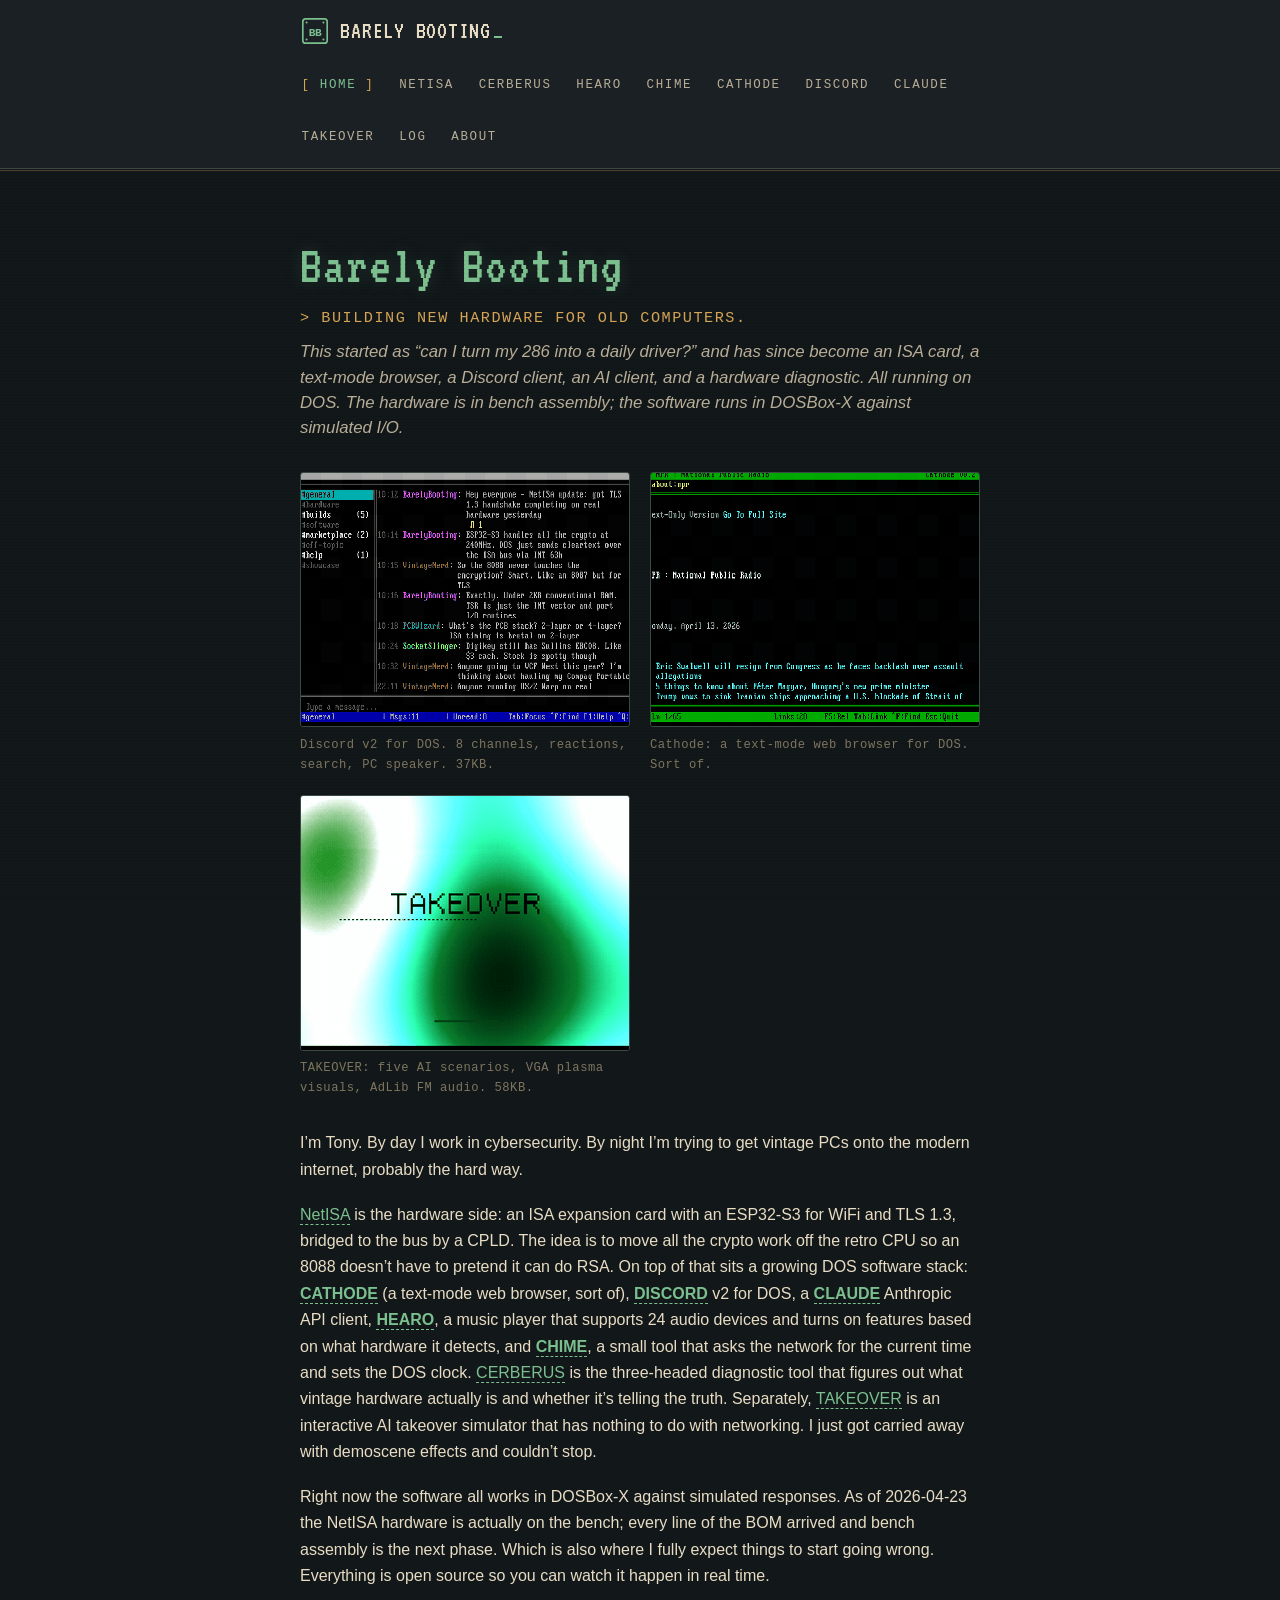
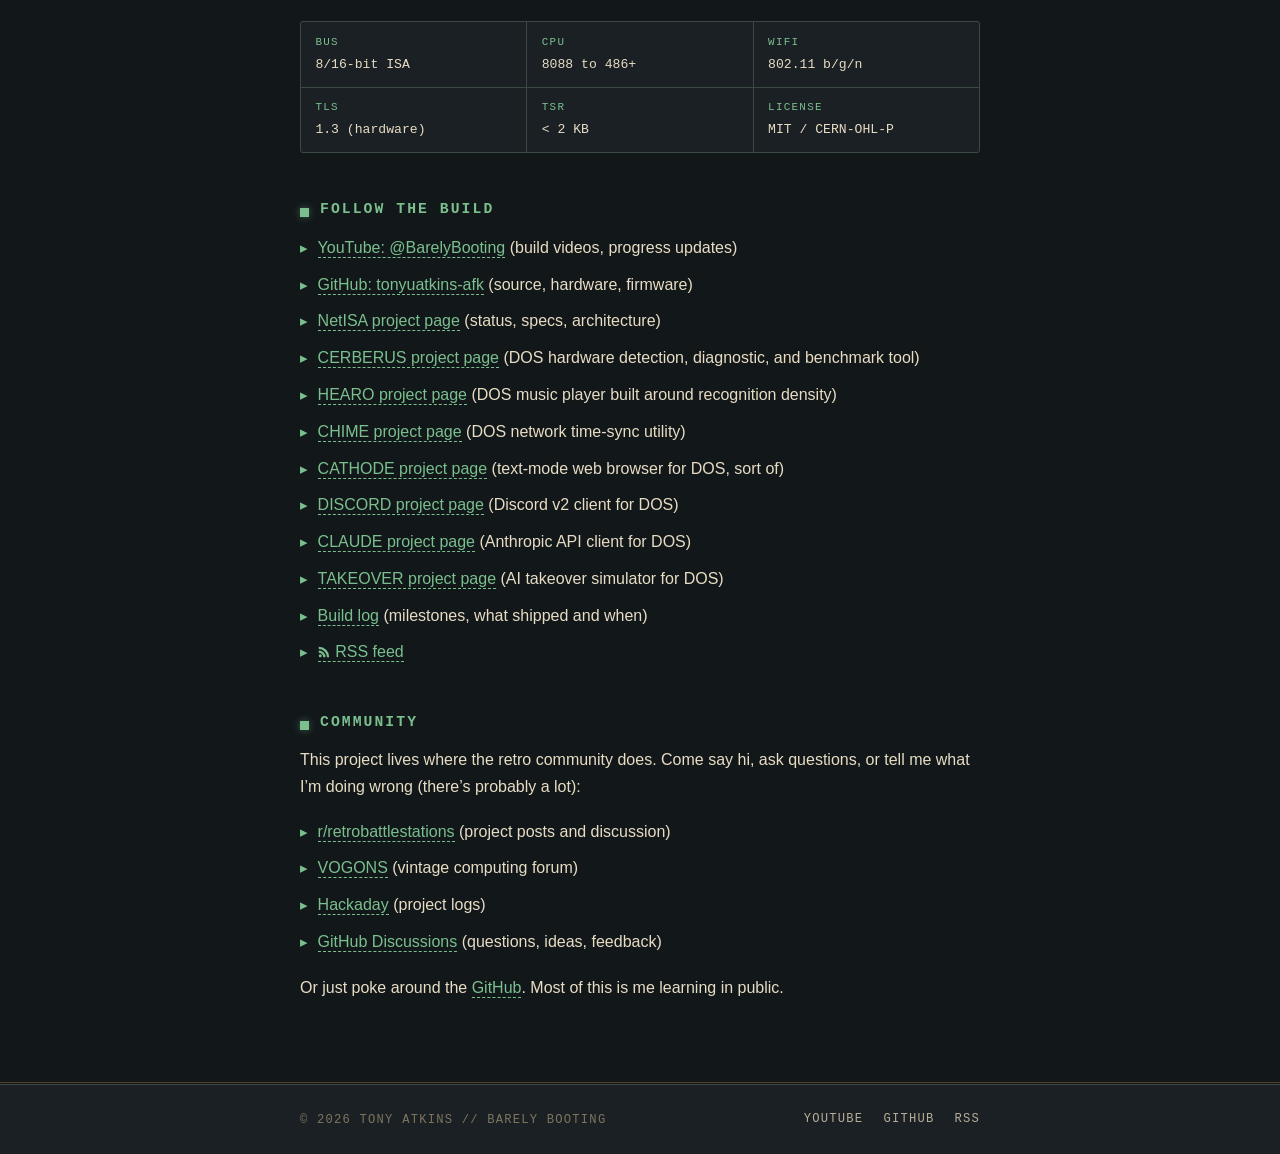
<file: index.html>
<!DOCTYPE html>
<html lang="en">
<head>
<meta charset="UTF-8">
<meta name="viewport" content="width=device-width, initial-scale=1">
<meta name="theme-color" content="#12181a">
<title>Barely Booting | Building New Hardware for Old Computers</title>
<meta name="description" content="Open-source vintage-PC project: an ISA WiFi card with TLS 1.3 (NetISA), a DOS text-mode browser, Discord client, hardware diagnostic, music player, and AI takeover simulator. Hardware in bench assembly; software runs in DOSBox-X.">
<meta name="author" content="Tony Atkins">
<meta name="keywords" content="NetISA, Barely Booting, vintage PC, retro computing, DOS, ISA card, TLS 1.3, ESP32, CPLD, open-source hardware, 8088, 286, 386, 486, Pentium, OpenWatcom">
<meta name="robots" content="index, follow">

<link rel="canonical" href="https://barelybooting.com/">
<link rel="alternate" type="application/rss+xml" title="Barely Booting Build Log" href="/feed.xml">

<!-- Open Graph -->
<meta property="og:title" content="Barely Booting | Building New Hardware for Old Computers">
<meta property="og:description" content="Open-source vintage-PC project: an ISA WiFi card with TLS 1.3, a DOS text-mode browser, Discord client, hardware diagnostic, music player, and AI takeover simulator. Hardware in bench assembly; software runs in DOSBox-X.">
<meta property="og:type" content="website">
<meta property="og:url" content="https://barelybooting.com/">
<meta property="og:image" content="https://barelybooting.com/img/og-image.png">
<meta property="og:image:alt" content="Barely Booting. Building new hardware for old computers.">
<meta property="og:site_name" content="Barely Booting">
<meta property="og:locale" content="en_US">

<!-- Twitter -->
<meta name="twitter:card" content="summary_large_image">
<meta name="twitter:title" content="Barely Booting | Building New Hardware for Old Computers">
<meta name="twitter:description" content="Open-source vintage-PC project: an ISA WiFi card with TLS 1.3, a DOS text-mode browser, Discord client, hardware diagnostic, music player, and AI takeover simulator. Hardware in bench assembly; software runs in DOSBox-X.">
<meta name="twitter:image" content="https://barelybooting.com/img/og-image.png">
<meta name="twitter:image:alt" content="Barely Booting. Building new hardware for old computers.">

<link rel="icon" href="/favicon.svg" type="image/svg+xml">
<link rel="preconnect" href="https://fonts.googleapis.com">
<link rel="preconnect" href="https://fonts.gstatic.com" crossorigin>
<link rel="stylesheet" href="https://fonts.googleapis.com/css2?family=VT323&display=swap">
<link rel="stylesheet" href="/style.css">

<script type="application/ld+json">
{
  "@context": "https://schema.org",
  "@graph": [
    {
      "@type": "WebSite",
      "@id": "https://barelybooting.com/#website",
      "url": "https://barelybooting.com/",
      "name": "Barely Booting",
      "description": "One person building open-source hardware and software to get vintage PCs onto the modern internet. Probably the hard way.",
      "publisher": { "@id": "https://barelybooting.com/#person" },
      "inLanguage": "en-US"
    },
    {
      "@type": "Person",
      "@id": "https://barelybooting.com/#person",
      "name": "Tony Atkins",
      "url": "https://barelybooting.com/about.html",
      "description": "Cybersecurity professional and hobby electronics builder in the Pacific Northwest. Building open-source hardware for vintage PCs.",
      "sameAs": [
        "https://www.youtube.com/@BarelyBooting",
        "https://github.com/tonyuatkins-afk"
      ],
      "knowsAbout": [
        "Vintage computing",
        "ISA bus hardware",
        "CPLD design",
        "TLS 1.3",
        "DOS programming",
        "Cybersecurity",
        "Open-source hardware"
      ]
    },
    {
      "@type": "WebPage",
      "@id": "https://barelybooting.com/#webpage",
      "url": "https://barelybooting.com/",
      "name": "Barely Booting | Building New Hardware for Old Computers",
      "isPartOf": { "@id": "https://barelybooting.com/#website" },
      "about": { "@id": "https://barelybooting.com/#person" },
      "description": "Tony Atkins is trying to turn a 286 into a daily driver. NetISA is an ISA expansion card for WiFi and TLS 1.3. The software stack includes a text-mode browser, Discord client, and Claude AI client. All running on DOS, all open source.",
      "inLanguage": "en-US",
      "primaryImageOfPage": {
        "@type": "ImageObject",
        "url": "https://barelybooting.com/img/og-image.png"
      }
    }
  ]
}
</script>
</head>
<body>

<nav class="site-nav">
    <div class="nav-inner">
        <a href="/" class="brand" aria-label="Barely Booting home">
            <svg xmlns="http://www.w3.org/2000/svg" viewBox="0 0 32 32" width="30" height="30" aria-hidden="true" focusable="false">
                <rect x="3" y="3" width="26" height="26" rx="3" fill="none" stroke="currentColor" stroke-width="1.75"/>
                <circle cx="7" cy="7" r="1.1" fill="currentColor"/>
                <circle cx="25" cy="7" r="1.1" fill="currentColor"/>
                <circle cx="7" cy="25" r="1.1" fill="currentColor"/>
                <circle cx="25" cy="25" r="1.1" fill="currentColor"/>
                <text x="16" y="21" font-family="'Courier New', ui-monospace, monospace" font-size="12" font-weight="bold" fill="currentColor" text-anchor="middle" letter-spacing="-0.5">BB</text>
            </svg>
            <span>BARELY BOOTING<span class="cursor">_</span></span>
        </a>
        <div class="nav-links">
            <a href="/" class="active">Home</a>
            <a href="/netisa.html">NetISA</a>
            <a href="/cerberus.html">CERBERUS</a>
            <a href="/hearo.html">HEARO</a>
            <a href="/chime.html">CHIME</a>
            <a href="/cathode.html">CATHODE</a>
            <a href="/discord.html">DISCORD</a>
            <a href="/claude.html">CLAUDE</a>
            <a href="/takeover.html">TAKEOVER</a>
            <a href="/log.html">Log</a>
            <a href="/about.html">About</a>
        </div>
    </div>
</nav>

<main>
    <h1>Barely Booting</h1>
    <p class="tagline">&gt; Building new hardware for old computers.</p>
    <p class="subtitle">This started as &ldquo;can I turn my 286 into a daily driver?&rdquo; and has since become an ISA card, a text-mode browser, a Discord client, an AI client, and a hardware diagnostic. All running on DOS. The hardware is in bench assembly; the software runs in DOSBox-X against simulated I/O.</p>

    <!-- Hero: the money shot -->
    <div class="hero-screenshots">
        <figure>
            <a href="/netisa.html">
                <img src="/img/discord-v2-browse.gif" alt="Animated: Discord v2 for DOS with 8 channels, colored usernames, reactions, word-wrapped messages, and real-time message feed" width="640" height="400">
            </a>
            <figcaption>Discord v2 for DOS. 8 channels, reactions, search, PC speaker. 37KB.</figcaption>
        </figure>
        <figure>
            <a href="/netisa.html">
                <img src="/img/cathode-browse-new.gif" alt="Animated: Cathode text-mode web browser navigating from start page to NPR, showing block-letter CATHODE logo, URL bar navigation, and real news headlines" width="640" height="400">
            </a>
            <figcaption>Cathode: a text-mode web browser for DOS. Sort of.</figcaption>
        </figure>
        <figure>
            <a href="/takeover.html">
                <img src="/img/takeover-title.gif" alt="Animated: TAKEOVER VGA plasma title screen with green-cyan-white color cycling and pixel font logo" width="720" height="400">
            </a>
            <figcaption>TAKEOVER: five AI scenarios, VGA plasma visuals, AdLib FM audio. 58KB.</figcaption>
        </figure>
    </div>

    <p>I&rsquo;m Tony. By day I work in cybersecurity. By night I&rsquo;m trying to get vintage PCs onto the modern internet, probably the hard way.</p>

    <p><a href="/netisa.html">NetISA</a> is the hardware side: an ISA expansion card with an ESP32-S3 for WiFi and TLS 1.3, bridged to the bus by a CPLD. The idea is to move all the crypto work off the retro CPU so an 8088 doesn&rsquo;t have to pretend it can do RSA. On top of that sits a growing DOS software stack: <strong><a href="/cathode.html">CATHODE</a></strong> (a text-mode web browser, sort of), <strong><a href="/discord.html">DISCORD</a></strong> v2 for DOS, a <strong><a href="/claude.html">CLAUDE</a></strong> Anthropic API client, <strong><a href="/hearo.html">HEARO</a></strong>, a music player that supports 24 audio devices and turns on features based on what hardware it detects, and <strong><a href="/chime.html">CHIME</a></strong>, a small tool that asks the network for the current time and sets the DOS clock. <a href="/cerberus.html">CERBERUS</a> is the three-headed diagnostic tool that figures out what vintage hardware actually is and whether it&rsquo;s telling the truth. Separately, <a href="/takeover.html">TAKEOVER</a> is an interactive AI takeover simulator that has nothing to do with networking. I just got carried away with demoscene effects and couldn&rsquo;t stop.</p>

    <p>Right now the software all works in DOSBox-X against simulated responses. As of 2026-04-23 the NetISA hardware is actually on the bench; every line of the BOM arrived and bench assembly is the next phase. Which is also where I fully expect things to start going wrong. Everything is open source so you can watch it happen in real time.</p>

    <!-- Quick specs strip -->
    <div class="specs-strip">
        <div class="spec-item">
            <span class="spec-label">Bus</span>
            <span class="spec-value">8/16-bit ISA</span>
        </div>
        <div class="spec-item">
            <span class="spec-label">CPU</span>
            <span class="spec-value">8088 to 486+</span>
        </div>
        <div class="spec-item">
            <span class="spec-label">WiFi</span>
            <span class="spec-value">802.11 b/g/n</span>
        </div>
        <div class="spec-item">
            <span class="spec-label">TLS</span>
            <span class="spec-value">1.3 (hardware)</span>
        </div>
        <div class="spec-item">
            <span class="spec-label">TSR</span>
            <span class="spec-value">&lt; 2 KB</span>
        </div>
        <div class="spec-item">
            <span class="spec-label">License</span>
            <span class="spec-value">MIT / CERN-OHL-P</span>
        </div>
    </div>

    <h2>Follow the build</h2>
    <ul class="link-list">
        <li><a href="https://www.youtube.com/@BarelyBooting" rel="noopener">YouTube: @BarelyBooting</a> (build videos, progress updates)</li>
        <li><a href="https://github.com/tonyuatkins-afk" rel="noopener">GitHub: tonyuatkins-afk</a> (source, hardware, firmware)</li>
        <li><a href="/netisa.html">NetISA project page</a> (status, specs, architecture)</li>
        <li><a href="/cerberus.html">CERBERUS project page</a> (DOS hardware detection, diagnostic, and benchmark tool)</li>
        <li><a href="/hearo.html">HEARO project page</a> (DOS music player built around recognition density)</li>
        <li><a href="/chime.html">CHIME project page</a> (DOS network time-sync utility)</li>
        <li><a href="/cathode.html">CATHODE project page</a> (text-mode web browser for DOS, sort of)</li>
        <li><a href="/discord.html">DISCORD project page</a> (Discord v2 client for DOS)</li>
        <li><a href="/claude.html">CLAUDE project page</a> (Anthropic API client for DOS)</li>
        <li><a href="/takeover.html">TAKEOVER project page</a> (AI takeover simulator for DOS)</li>
        <li><a href="/log.html">Build log</a> (milestones, what shipped and when)</li>
        <li><a href="/feed.xml" class="rss-link">RSS feed</a></li>
    </ul>

    <h2>Community</h2>
    <p>This project lives where the retro community does. Come say hi, ask questions, or tell me what I&rsquo;m doing wrong (there&rsquo;s probably a lot):</p>
    <ul class="link-list">
        <li><a href="https://www.reddit.com/r/retrobattlestations/" rel="noopener">r/retrobattlestations</a> (project posts and discussion)</li>
        <li><a href="https://www.vogons.org/" rel="noopener">VOGONS</a> (vintage computing forum)</li>
        <li><a href="https://hackaday.io/" rel="noopener">Hackaday</a> (project logs)</li>
        <li><a href="https://github.com/tonyuatkins-afk/NetISA/discussions" rel="noopener">GitHub Discussions</a> (questions, ideas, feedback)</li>
    </ul>
    <p>Or just poke around the <a href="https://github.com/tonyuatkins-afk" rel="noopener">GitHub</a>. Most of this is me learning in public.</p>
</main>

<footer class="site-footer">
    <div class="footer-inner">
        <div class="copyright">&copy; 2026 Tony Atkins // Barely Booting</div>
        <div class="footer-links">
            <a href="https://www.youtube.com/@BarelyBooting" rel="noopener">YouTube</a>
            <a href="https://github.com/tonyuatkins-afk" rel="noopener">GitHub</a>
            <a href="/feed.xml">RSS</a>
        </div>
    </div>
</footer>

<div class="lightbox" id="lightbox">
    <span class="lightbox-close">&times;</span>
    <img alt="">
    <div class="lightbox-caption"></div>
</div>

<script>
(function() {
    var lb = document.getElementById('lightbox');
    var lbImg = lb.querySelector('img');
    var lbCap = lb.querySelector('.lightbox-caption');

    function closeLb() { lb.classList.remove('active'); lbImg.removeAttribute('src'); }

    document.querySelectorAll('.screenshots img, .hero-screenshots img').forEach(function(img) {
        img.addEventListener('click', function(e) {
            e.preventDefault();
            e.stopPropagation();
            lbImg.src = this.src;
            lbImg.alt = this.alt;
            var fig = this.closest('figure');
            var fc = fig ? fig.querySelector('figcaption') : null;
            lbCap.textContent = fc ? fc.textContent : '';
            lb.classList.add('active');
        });
    });
    lb.addEventListener('click', function(e) {
        if (e.target !== lb.querySelector('.lightbox-caption')) closeLb();
    });
    document.addEventListener('keydown', function(e) {
        if (e.key === 'Escape' && lb.classList.contains('active')) closeLb();
    });
})();
</script>

</body>
</html>
</file>
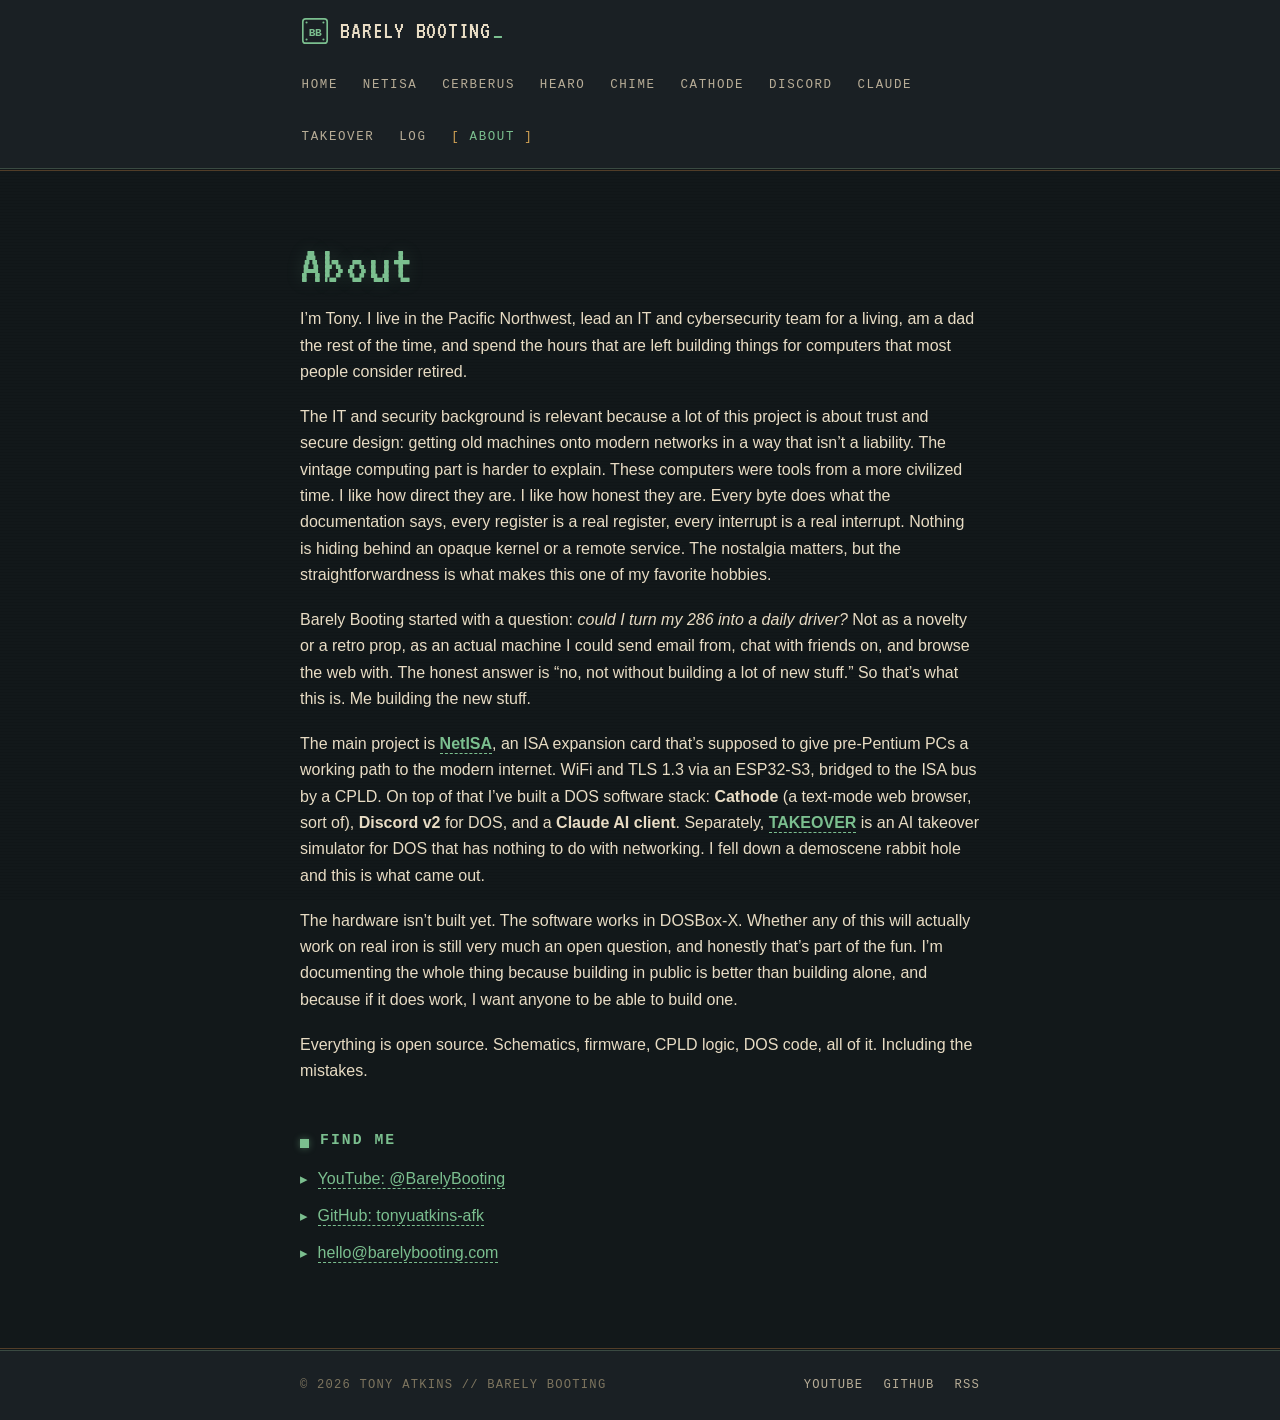
<file: about.html>
<!DOCTYPE html>
<html lang="en">
<head>
<meta charset="UTF-8">
<meta name="viewport" content="width=device-width, initial-scale=1">
<meta name="theme-color" content="#12181a">
<title>About | Barely Booting</title>
<meta name="description" content="I'm Tony Atkins. IT and cybersecurity leader by day, dad the rest of the time, vintage PC hardware builder when there's room left. Barely Booting is me trying to get old computers onto the modern internet, probably the hard way.">
<meta name="author" content="Tony Atkins">
<meta name="keywords" content="Tony Atkins, Barely Booting, IT leadership, cybersecurity, vintage computing, retro PC hardware, open-source, NetISA">
<meta name="robots" content="index, follow">

<link rel="canonical" href="https://barelybooting.com/about.html">
<link rel="alternate" type="application/rss+xml" title="Barely Booting Build Log" href="/feed.xml">

<!-- Open Graph -->
<meta property="og:title" content="About | Barely Booting">
<meta property="og:description" content="I'm Tony Atkins. IT and cybersecurity leader, dad, and vintage PC hobbyist. Building open-source hardware for old computers.">
<meta property="og:type" content="profile">
<meta property="og:url" content="https://barelybooting.com/about.html">
<meta property="og:image" content="https://barelybooting.com/img/og-image.png">
<meta property="og:image:alt" content="Barely Booting. Building new hardware for old computers.">
<meta property="og:site_name" content="Barely Booting">
<meta property="og:locale" content="en_US">
<meta property="profile:first_name" content="Tony">
<meta property="profile:last_name" content="Atkins">

<!-- Twitter -->
<meta name="twitter:card" content="summary_large_image">
<meta name="twitter:title" content="About | Barely Booting">
<meta name="twitter:description" content="I'm Tony Atkins. IT and cybersecurity leader, dad, and vintage PC hobbyist. Building open-source hardware for old computers.">
<meta name="twitter:image" content="https://barelybooting.com/img/og-image.png">
<meta name="twitter:image:alt" content="Barely Booting. Building new hardware for old computers.">

<link rel="icon" href="/favicon.svg" type="image/svg+xml">
<link rel="preconnect" href="https://fonts.googleapis.com">
<link rel="preconnect" href="https://fonts.gstatic.com" crossorigin>
<link rel="stylesheet" href="https://fonts.googleapis.com/css2?family=VT323&display=swap">
<link rel="stylesheet" href="/style.css">

<script type="application/ld+json">
{
  "@context": "https://schema.org",
  "@graph": [
    {
      "@type": "AboutPage",
      "@id": "https://barelybooting.com/about.html#aboutpage",
      "url": "https://barelybooting.com/about.html",
      "name": "About | Barely Booting",
      "description": "About Tony Atkins, the person behind Barely Booting. IT and cybersecurity leader and dad in the Pacific Northwest, building open-source hardware for vintage PCs.",
      "isPartOf": {
        "@type": "WebSite",
        "@id": "https://barelybooting.com/#website",
        "url": "https://barelybooting.com/",
        "name": "Barely Booting"
      },
      "mainEntity": { "@id": "https://barelybooting.com/#person" },
      "inLanguage": "en-US"
    },
    {
      "@type": "Person",
      "@id": "https://barelybooting.com/#person",
      "name": "Tony Atkins",
      "url": "https://barelybooting.com/about.html",
      "description": "IT and cybersecurity leader and dad in the Pacific Northwest. Builds open-source hardware for vintage PCs as Barely Booting in the hours that are left.",
      "sameAs": [
        "https://www.youtube.com/@BarelyBooting",
        "https://github.com/tonyuatkins-afk"
      ],
      "knowsAbout": [
        "IT leadership",
        "Cybersecurity",
        "Vintage computing",
        "ISA bus hardware",
        "CPLD design",
        "TLS 1.3",
        "DOS programming",
        "Open-source hardware",
        "Electronics design"
      ]
    },
    {
      "@type": "BreadcrumbList",
      "itemListElement": [
        {
          "@type": "ListItem",
          "position": 1,
          "name": "Home",
          "item": "https://barelybooting.com/"
        },
        {
          "@type": "ListItem",
          "position": 2,
          "name": "About",
          "item": "https://barelybooting.com/about.html"
        }
      ]
    }
  ]
}
</script>
</head>
<body>

<nav class="site-nav">
    <div class="nav-inner">
        <a href="/" class="brand" aria-label="Barely Booting home">
            <svg xmlns="http://www.w3.org/2000/svg" viewBox="0 0 32 32" width="30" height="30" aria-hidden="true" focusable="false">
                <rect x="3" y="3" width="26" height="26" rx="3" fill="none" stroke="currentColor" stroke-width="1.75"/>
                <circle cx="7" cy="7" r="1.1" fill="currentColor"/>
                <circle cx="25" cy="7" r="1.1" fill="currentColor"/>
                <circle cx="7" cy="25" r="1.1" fill="currentColor"/>
                <circle cx="25" cy="25" r="1.1" fill="currentColor"/>
                <text x="16" y="21" font-family="'Courier New', ui-monospace, monospace" font-size="12" font-weight="bold" fill="currentColor" text-anchor="middle" letter-spacing="-0.5">BB</text>
            </svg>
            <span>BARELY BOOTING<span class="cursor">_</span></span>
        </a>
        <div class="nav-links">
            <a href="/">Home</a>
            <a href="/netisa.html">NetISA</a>
            <a href="/cerberus.html">CERBERUS</a>
            <a href="/hearo.html">HEARO</a>
            <a href="/chime.html">CHIME</a>
            <a href="/cathode.html">CATHODE</a>
            <a href="/discord.html">DISCORD</a>
            <a href="/claude.html">CLAUDE</a>
            <a href="/takeover.html">TAKEOVER</a>
            <a href="/log.html">Log</a>
            <a href="/about.html" class="active">About</a>
        </div>
    </div>
</nav>

<main>
    <h1>About</h1>

    <p>I&rsquo;m Tony. I live in the Pacific Northwest, lead an IT and cybersecurity team for a living, am a dad the rest of the time, and spend the hours that are left building things for computers that most people consider retired.</p>

    <p>The IT and security background is relevant because a lot of this project is about trust and secure design: getting old machines onto modern networks in a way that isn&rsquo;t a liability. The vintage computing part is harder to explain. These computers were tools from a more civilized time. I like how direct they are. I like how honest they are. Every byte does what the documentation says, every register is a real register, every interrupt is a real interrupt. Nothing is hiding behind an opaque kernel or a remote service. The nostalgia matters, but the straightforwardness is what makes this one of my favorite hobbies.</p>

    <p>Barely Booting started with a question: <em>could I turn my 286 into a daily driver?</em> Not as a novelty or a retro prop, as an actual machine I could send email from, chat with friends on, and browse the web with. The honest answer is &ldquo;no, not without building a lot of new stuff.&rdquo; So that&rsquo;s what this is. Me building the new stuff.</p>

    <p>The main project is <strong><a href="/netisa.html">NetISA</a></strong>, an ISA expansion card that&rsquo;s supposed to give pre-Pentium PCs a working path to the modern internet. WiFi and TLS 1.3 via an ESP32-S3, bridged to the ISA bus by a CPLD. On top of that I&rsquo;ve built a DOS software stack: <strong>Cathode</strong> (a text-mode web browser, sort of), <strong>Discord v2</strong> for DOS, and a <strong>Claude AI client</strong>. Separately, <strong><a href="/takeover.html">TAKEOVER</a></strong> is an AI takeover simulator for DOS that has nothing to do with networking. I fell down a demoscene rabbit hole and this is what came out.</p>

    <p>The hardware isn&rsquo;t built yet. The software works in DOSBox-X. Whether any of this will actually work on real iron is still very much an open question, and honestly that&rsquo;s part of the fun. I&rsquo;m documenting the whole thing because building in public is better than building alone, and because if it does work, I want anyone to be able to build one.</p>

    <p>Everything is open source. Schematics, firmware, CPLD logic, DOS code, all of it. Including the mistakes.</p>

    <h2>Find me</h2>
    <ul class="link-list">
        <li><a href="https://www.youtube.com/@BarelyBooting" rel="noopener">YouTube: @BarelyBooting</a></li>
        <li><a href="https://github.com/tonyuatkins-afk" rel="noopener">GitHub: tonyuatkins-afk</a></li>
        <li><a href="mailto:hello@barelybooting.com">hello@barelybooting.com</a></li>
    </ul>
</main>

<footer class="site-footer">
    <div class="footer-inner">
        <div class="copyright">&copy; 2026 Tony Atkins // Barely Booting</div>
        <div class="footer-links">
            <a href="https://www.youtube.com/@BarelyBooting" rel="noopener">YouTube</a>
            <a href="https://github.com/tonyuatkins-afk" rel="noopener">GitHub</a>
            <a href="/feed.xml">RSS</a>
        </div>
    </div>
</footer>

</body>
</html>
</file>
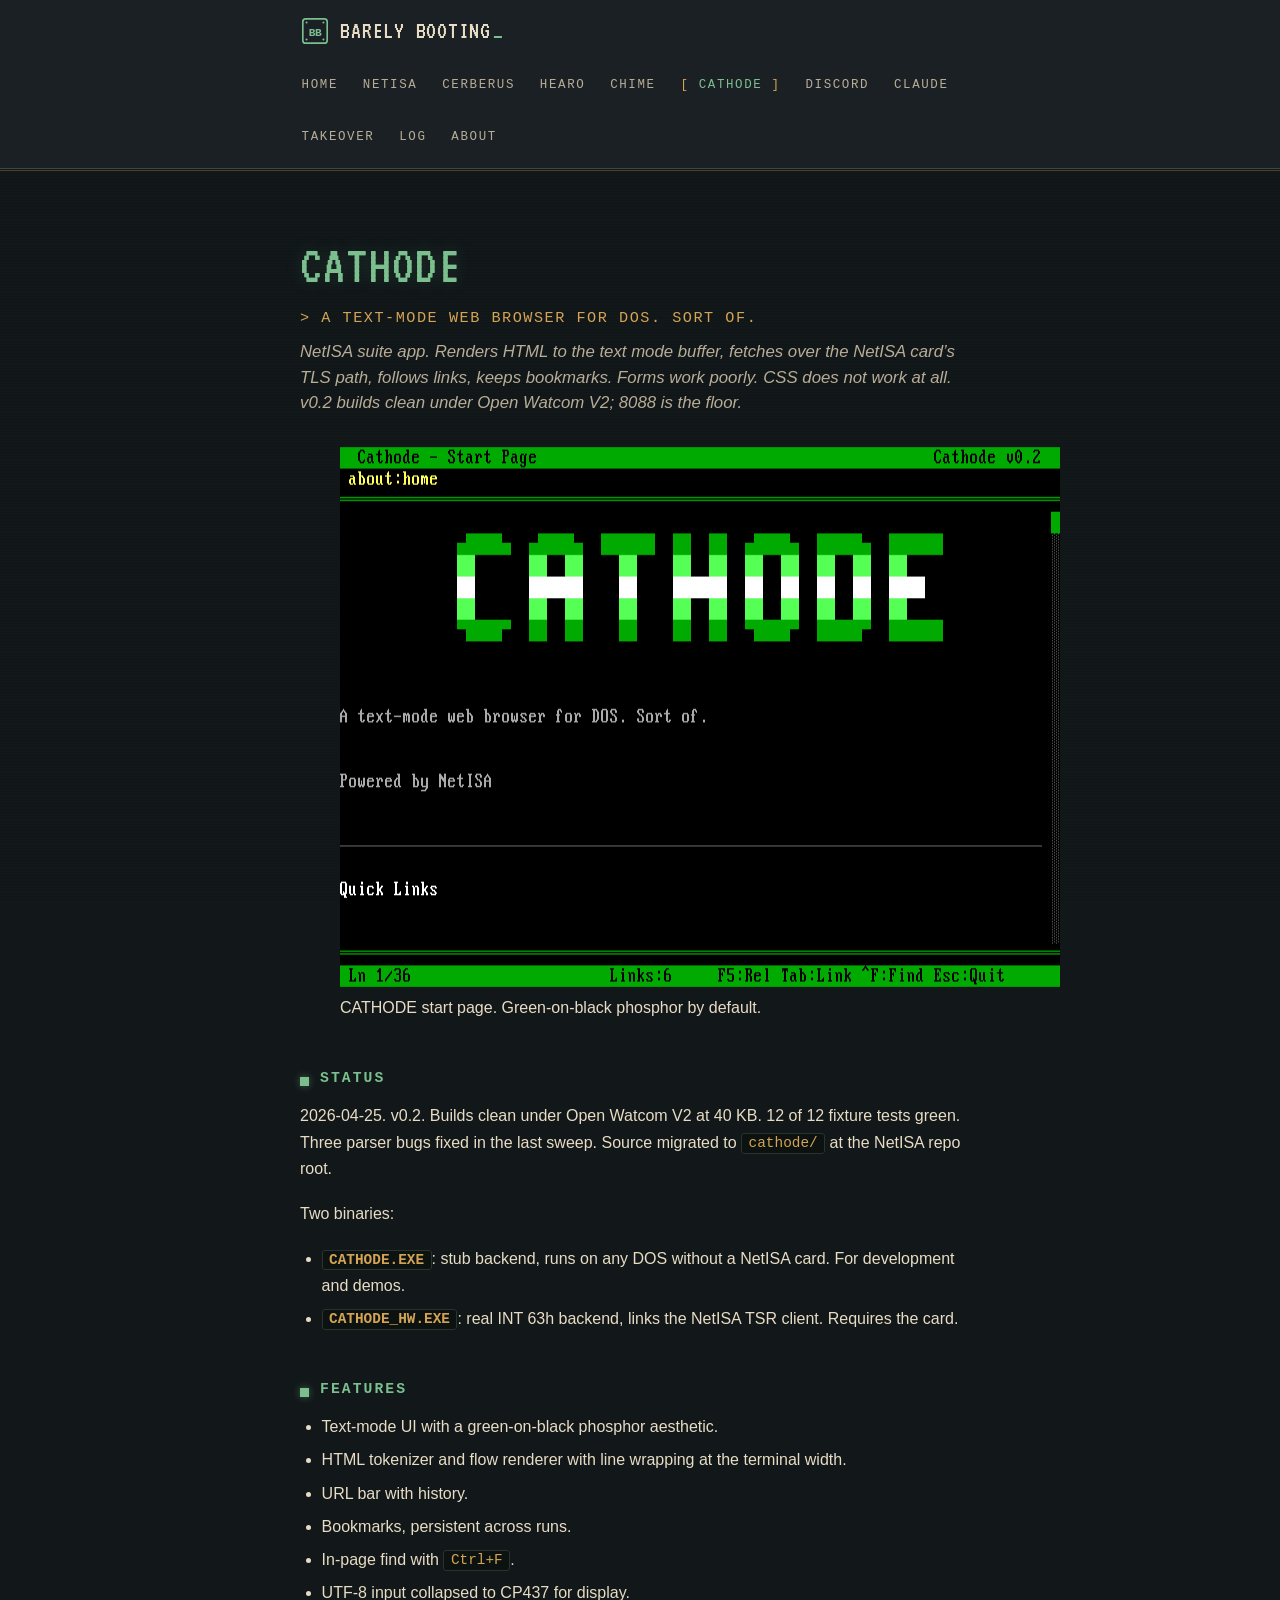
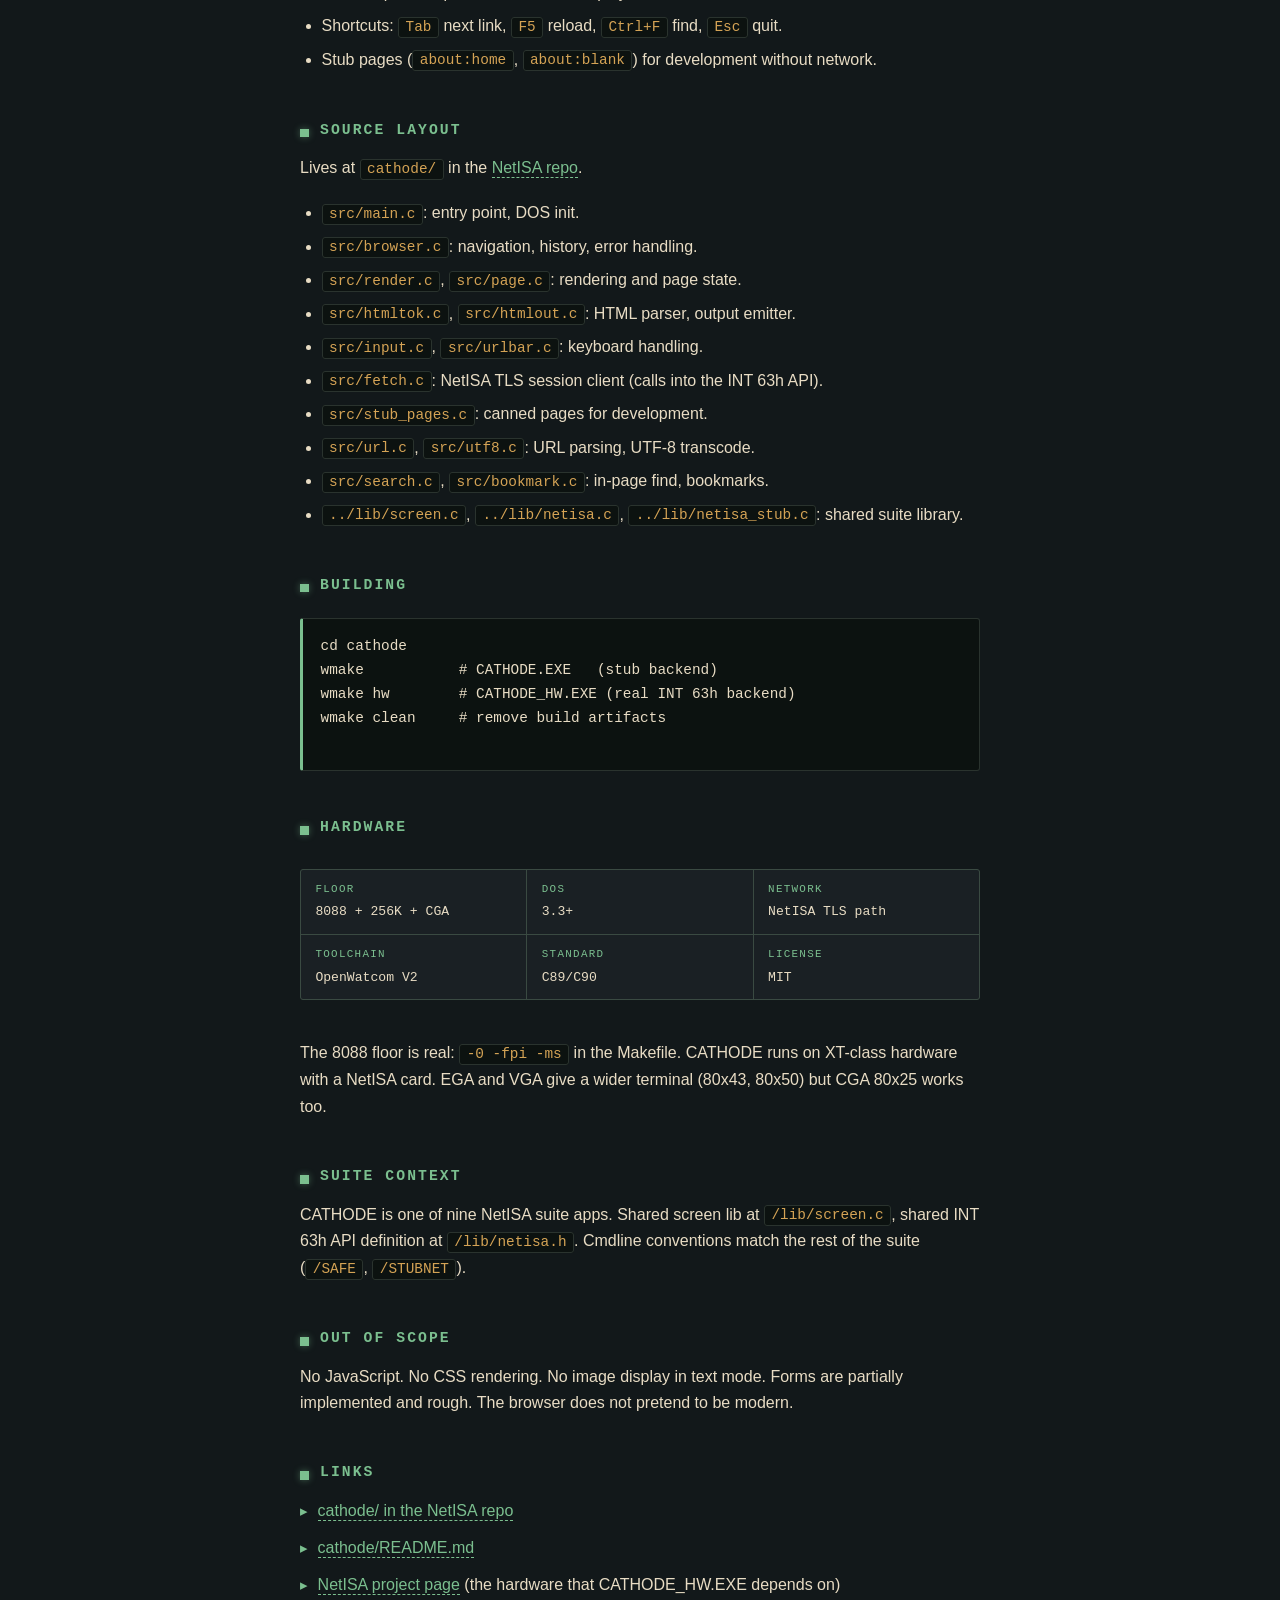
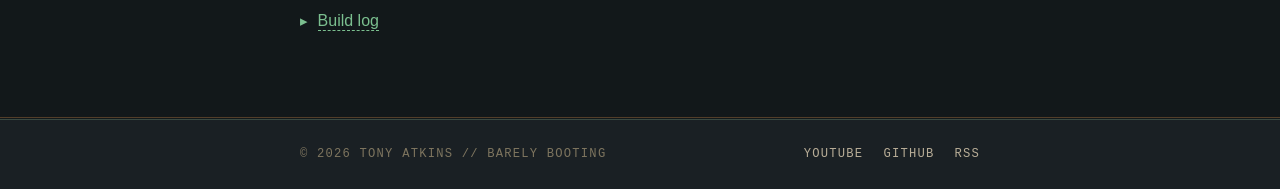
<file: cathode.html>
<!DOCTYPE html>
<html lang="en">
<head>
<meta charset="UTF-8">
<meta name="viewport" content="width=device-width, initial-scale=1">
<meta name="theme-color" content="#12181a">
<title>CATHODE | Text-Mode Web Browser for DOS</title>
<meta name="description" content="CATHODE is a text-mode web browser for IBM PC compatibles (8088+, DOS 3.3+), part of the NetISA suite. Renders HTML to the text mode buffer, fetches over the NetISA card's TLS path, handles links and bookmarks. Sort of a browser. v0.2 builds clean under Open Watcom V2.">
<meta name="author" content="Tony Atkins">
<meta name="keywords" content="CATHODE, DOS web browser, text-mode browser, vintage PC HTTPS, NetISA, TLS 1.3 DOS, HTML rendering DOS, OpenWatcom, MS-DOS, FreeDOS, retro computing, 8088 web browser, MIT license, open source, barelybooting.com">
<meta name="robots" content="index, follow">

<link rel="canonical" href="https://barelybooting.com/cathode.html">
<link rel="alternate" type="application/rss+xml" title="Barely Booting Build Log" href="/feed.xml">

<meta property="og:title" content="CATHODE | Text-Mode Web Browser for DOS">
<meta property="og:description" content="A text-mode web browser for vintage DOS PCs, sort of. Renders HTML, follows links, fetches over the NetISA card's TLS path. v0.2 builds clean.">
<meta property="og:type" content="article">
<meta property="og:url" content="https://barelybooting.com/cathode.html">
<meta property="og:image" content="https://barelybooting.com/img/cathode-start.png">
<meta property="og:image:alt" content="CATHODE start page in DOSBox-X.">
<meta property="og:site_name" content="Barely Booting">
<meta property="og:locale" content="en_US">

<meta name="twitter:card" content="summary_large_image">
<meta name="twitter:title" content="CATHODE | Text-Mode Web Browser for DOS">
<meta name="twitter:description" content="Text-mode web browser for vintage DOS PCs. NetISA suite app.">
<meta name="twitter:image" content="https://barelybooting.com/img/cathode-start.png">

<link rel="icon" href="/favicon.svg" type="image/svg+xml">
<link rel="preconnect" href="https://fonts.googleapis.com">
<link rel="preconnect" href="https://fonts.gstatic.com" crossorigin>
<link rel="stylesheet" href="https://fonts.googleapis.com/css2?family=VT323&display=swap">
<link rel="stylesheet" href="/style.css">

<script type="application/ld+json">
{
  "@context": "https://schema.org",
  "@graph": [
    {
      "@type": "SoftwareApplication",
      "@id": "https://barelybooting.com/cathode.html#app",
      "name": "CATHODE",
      "description": "A text-mode web browser for IBM PC compatibles (8088+, DOS 3.3+). Part of the NetISA suite. Renders HTML to the text mode buffer, fetches over the NetISA card's TLS path, supports forms (poorly), follows links (mostly), keeps bookmarks.",
      "applicationCategory": "WebBrowser",
      "operatingSystem": "MS-DOS",
      "softwareVersion": "0.2",
      "author": { "@type": "Person", "name": "Tony Atkins", "url": "https://barelybooting.com/about.html" },
      "license": "https://opensource.org/licenses/MIT",
      "url": "https://barelybooting.com/cathode.html",
      "softwareRequirements": "IBM PC/XT/AT or compatible, 8088 or later, 256 KB RAM, MS-DOS 3.3+",
      "programmingLanguage": "C",
      "codeRepository": "https://github.com/tonyuatkins-afk/NetISA"
    },
    {
      "@type": "BreadcrumbList",
      "itemListElement": [
        { "@type": "ListItem", "position": 1, "name": "Home",    "item": "https://barelybooting.com/" },
        { "@type": "ListItem", "position": 2, "name": "CATHODE", "item": "https://barelybooting.com/cathode.html" }
      ]
    }
  ]
}
</script>
</head>
<body>

<nav class="site-nav">
    <div class="nav-inner">
        <a href="/" class="brand" aria-label="Barely Booting home">
            <svg xmlns="http://www.w3.org/2000/svg" viewBox="0 0 32 32" width="30" height="30" aria-hidden="true" focusable="false">
                <rect x="3" y="3" width="26" height="26" rx="3" fill="none" stroke="currentColor" stroke-width="1.75"/>
                <circle cx="7" cy="7" r="1.1" fill="currentColor"/>
                <circle cx="25" cy="7" r="1.1" fill="currentColor"/>
                <circle cx="7" cy="25" r="1.1" fill="currentColor"/>
                <circle cx="25" cy="25" r="1.1" fill="currentColor"/>
                <text x="16" y="21" font-family="'Courier New', ui-monospace, monospace" font-size="12" font-weight="bold" fill="currentColor" text-anchor="middle" letter-spacing="-0.5">BB</text>
            </svg>
            <span>BARELY BOOTING<span class="cursor">_</span></span>
        </a>
        <div class="nav-links">
            <a href="/">Home</a>
            <a href="/netisa.html">NetISA</a>
            <a href="/cerberus.html">CERBERUS</a>
            <a href="/hearo.html">HEARO</a>
            <a href="/chime.html">CHIME</a>
            <a href="/cathode.html" class="active">CATHODE</a>
            <a href="/discord.html">DISCORD</a>
            <a href="/claude.html">CLAUDE</a>
            <a href="/takeover.html">TAKEOVER</a>
            <a href="/log.html">Log</a>
            <a href="/about.html">About</a>
        </div>
    </div>
</nav>

<main>
    <h1>CATHODE</h1>
    <p class="tagline">&gt; A text-mode web browser for DOS. Sort of.</p>
    <p class="subtitle">NetISA suite app. Renders HTML to the text mode buffer, fetches over the NetISA card&rsquo;s TLS path, follows links, keeps bookmarks. Forms work poorly. CSS does not work at all. v0.2 builds clean under Open Watcom V2; 8088 is the floor.</p>

    <figure>
        <img src="/img/cathode-start.png" alt="CATHODE start page in DOSBox-X. Green title bar 'Cathode - Start Page' across top with 'Cathode v0.2' on the right. URL line shows 'about:home'. Big block-letter CATHODE logo in green. Subtitle 'A text-mode web browser for DOS. Sort of.' Followed by 'Powered by NetISA'. 'Quick Links' section header. Status bar at bottom: 'Ln 1/36' on the left, 'Links:6' middle, 'F5:Rel Tab:Link Ctrl+F:Find Esc:Quit' on the right." width="720" height="540">
        <figcaption>CATHODE start page. Green-on-black phosphor by default.</figcaption>
    </figure>

    <h2>Status</h2>

    <p>2026-04-25. v0.2. Builds clean under Open Watcom V2 at 40 KB. 12 of 12 fixture tests green. Three parser bugs fixed in the last sweep. Source migrated to <code>cathode/</code> at the NetISA repo root.</p>

    <p>Two binaries:</p>
    <ul>
        <li><strong><code>CATHODE.EXE</code></strong>: stub backend, runs on any DOS without a NetISA card. For development and demos.</li>
        <li><strong><code>CATHODE_HW.EXE</code></strong>: real INT 63h backend, links the NetISA TSR client. Requires the card.</li>
    </ul>

    <h2>Features</h2>

    <ul>
        <li>Text-mode UI with a green-on-black phosphor aesthetic.</li>
        <li>HTML tokenizer and flow renderer with line wrapping at the terminal width.</li>
        <li>URL bar with history.</li>
        <li>Bookmarks, persistent across runs.</li>
        <li>In-page find with <code>Ctrl+F</code>.</li>
        <li>UTF-8 input collapsed to CP437 for display.</li>
        <li>Shortcuts: <code>Tab</code> next link, <code>F5</code> reload, <code>Ctrl+F</code> find, <code>Esc</code> quit.</li>
        <li>Stub pages (<code>about:home</code>, <code>about:blank</code>) for development without network.</li>
    </ul>

    <h2>Source layout</h2>

    <p>Lives at <code>cathode/</code> in the <a href="https://github.com/tonyuatkins-afk/NetISA" rel="noopener">NetISA repo</a>.</p>

    <ul>
        <li><code>src/main.c</code>: entry point, DOS init.</li>
        <li><code>src/browser.c</code>: navigation, history, error handling.</li>
        <li><code>src/render.c</code>, <code>src/page.c</code>: rendering and page state.</li>
        <li><code>src/htmltok.c</code>, <code>src/htmlout.c</code>: HTML parser, output emitter.</li>
        <li><code>src/input.c</code>, <code>src/urlbar.c</code>: keyboard handling.</li>
        <li><code>src/fetch.c</code>: NetISA TLS session client (calls into the INT 63h API).</li>
        <li><code>src/stub_pages.c</code>: canned pages for development.</li>
        <li><code>src/url.c</code>, <code>src/utf8.c</code>: URL parsing, UTF-8 transcode.</li>
        <li><code>src/search.c</code>, <code>src/bookmark.c</code>: in-page find, bookmarks.</li>
        <li><code>../lib/screen.c</code>, <code>../lib/netisa.c</code>, <code>../lib/netisa_stub.c</code>: shared suite library.</li>
    </ul>

    <h2>Building</h2>

    <pre class="ascii-art" aria-hidden="true">
cd cathode
wmake           # CATHODE.EXE   (stub backend)
wmake hw        # CATHODE_HW.EXE (real INT 63h backend)
wmake clean     # remove build artifacts
    </pre>

    <h2>Hardware</h2>

    <div class="specs-strip">
        <div class="spec-item"><span class="spec-label">Floor</span><span class="spec-value">8088 + 256K + CGA</span></div>
        <div class="spec-item"><span class="spec-label">DOS</span><span class="spec-value">3.3+</span></div>
        <div class="spec-item"><span class="spec-label">Network</span><span class="spec-value">NetISA TLS path</span></div>
        <div class="spec-item"><span class="spec-label">Toolchain</span><span class="spec-value">OpenWatcom V2</span></div>
        <div class="spec-item"><span class="spec-label">Standard</span><span class="spec-value">C89/C90</span></div>
        <div class="spec-item"><span class="spec-label">License</span><span class="spec-value">MIT</span></div>
    </div>

    <p>The 8088 floor is real: <code>-0 -fpi -ms</code> in the Makefile. CATHODE runs on XT-class hardware with a NetISA card. EGA and VGA give a wider terminal (80x43, 80x50) but CGA 80x25 works too.</p>

    <h2>Suite context</h2>

    <p>CATHODE is one of nine NetISA suite apps. Shared screen lib at <code>/lib/screen.c</code>, shared INT 63h API definition at <code>/lib/netisa.h</code>. Cmdline conventions match the rest of the suite (<code>/SAFE</code>, <code>/STUBNET</code>).</p>

    <h2>Out of scope</h2>

    <p>No JavaScript. No CSS rendering. No image display in text mode. Forms are partially implemented and rough. The browser does not pretend to be modern.</p>

    <h2>Links</h2>
    <ul class="link-list">
        <li><a href="https://github.com/tonyuatkins-afk/NetISA/tree/main/cathode" rel="noopener">cathode/ in the NetISA repo</a></li>
        <li><a href="https://github.com/tonyuatkins-afk/NetISA/blob/main/cathode/README.md" rel="noopener">cathode/README.md</a></li>
        <li><a href="/netisa.html">NetISA project page</a> (the hardware that CATHODE_HW.EXE depends on)</li>
        <li><a href="/log.html">Build log</a></li>
    </ul>
</main>

<footer class="site-footer">
    <div class="footer-inner">
        <div class="copyright">&copy; 2026 Tony Atkins // Barely Booting</div>
        <div class="footer-links">
            <a href="https://www.youtube.com/@BarelyBooting" rel="noopener">YouTube</a>
            <a href="https://github.com/tonyuatkins-afk" rel="noopener">GitHub</a>
            <a href="/feed.xml">RSS</a>
        </div>
    </div>
</footer>

</body>
</html>
</file>
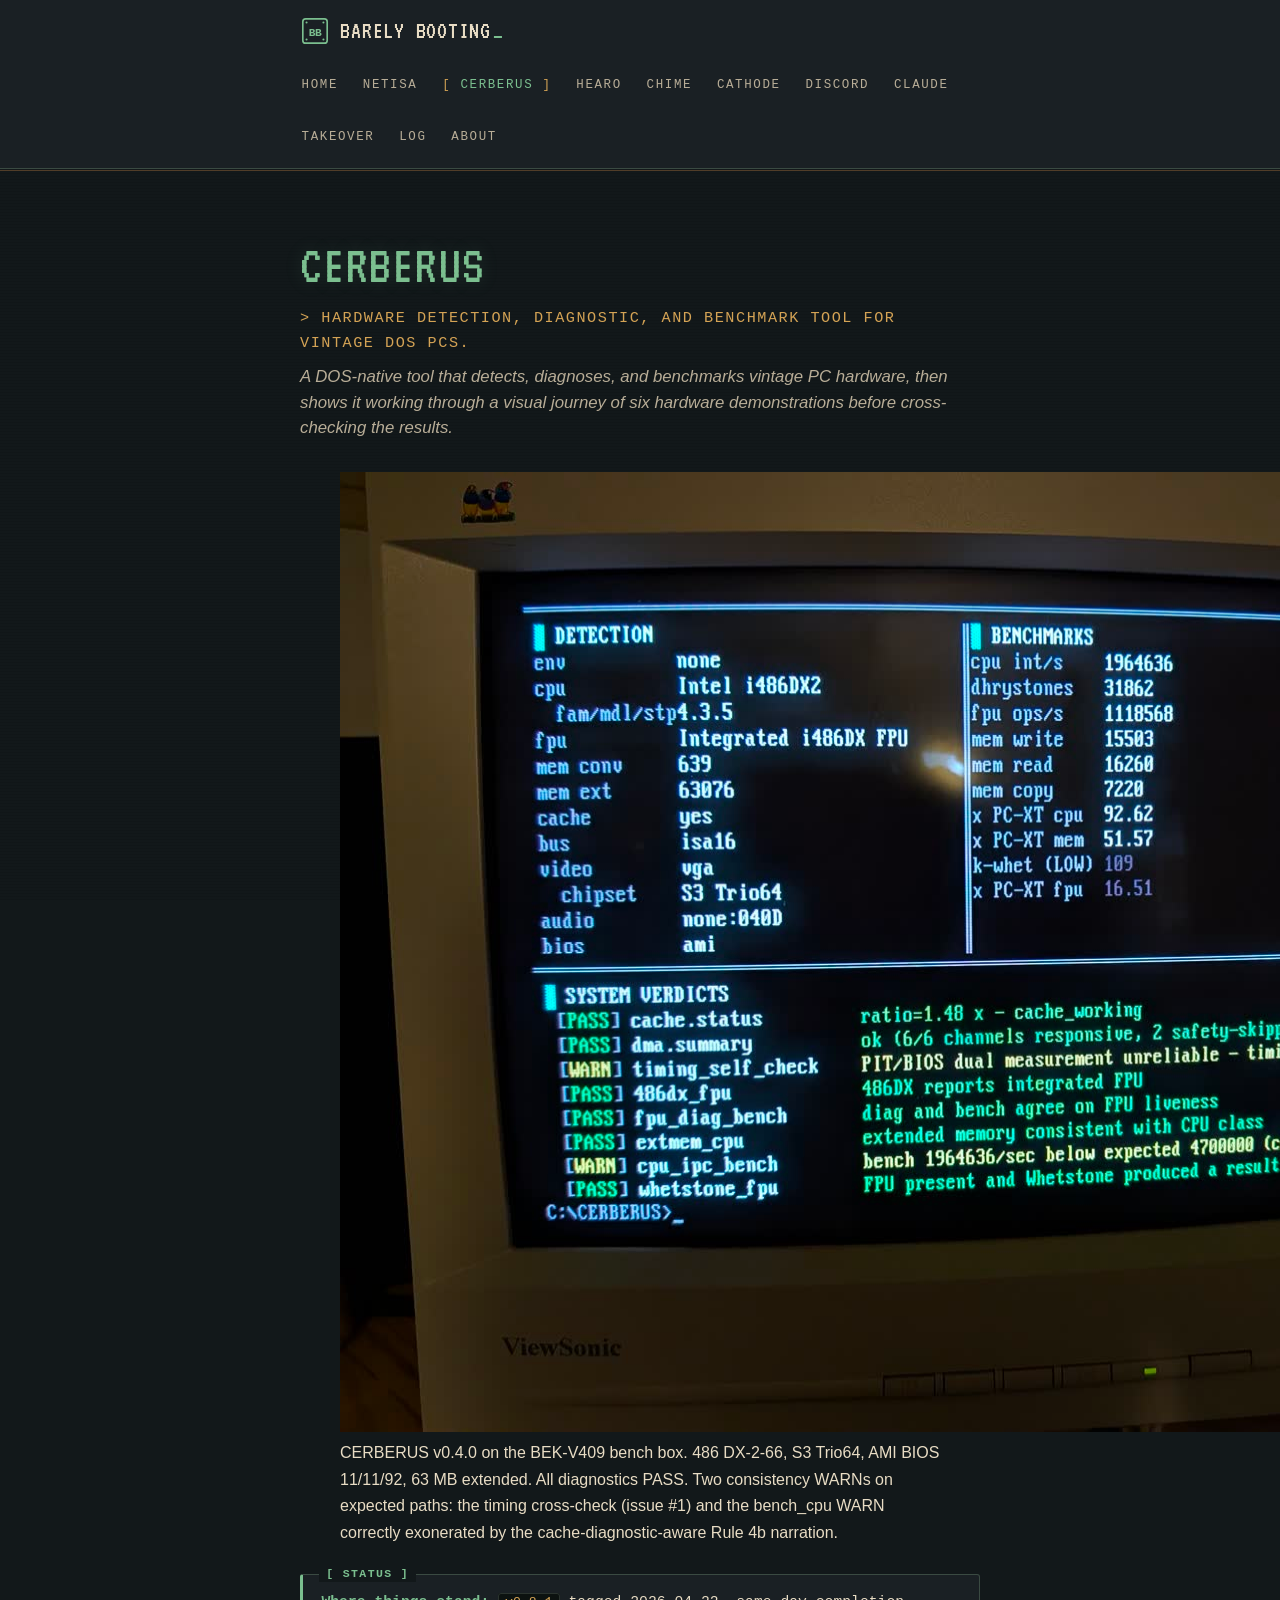
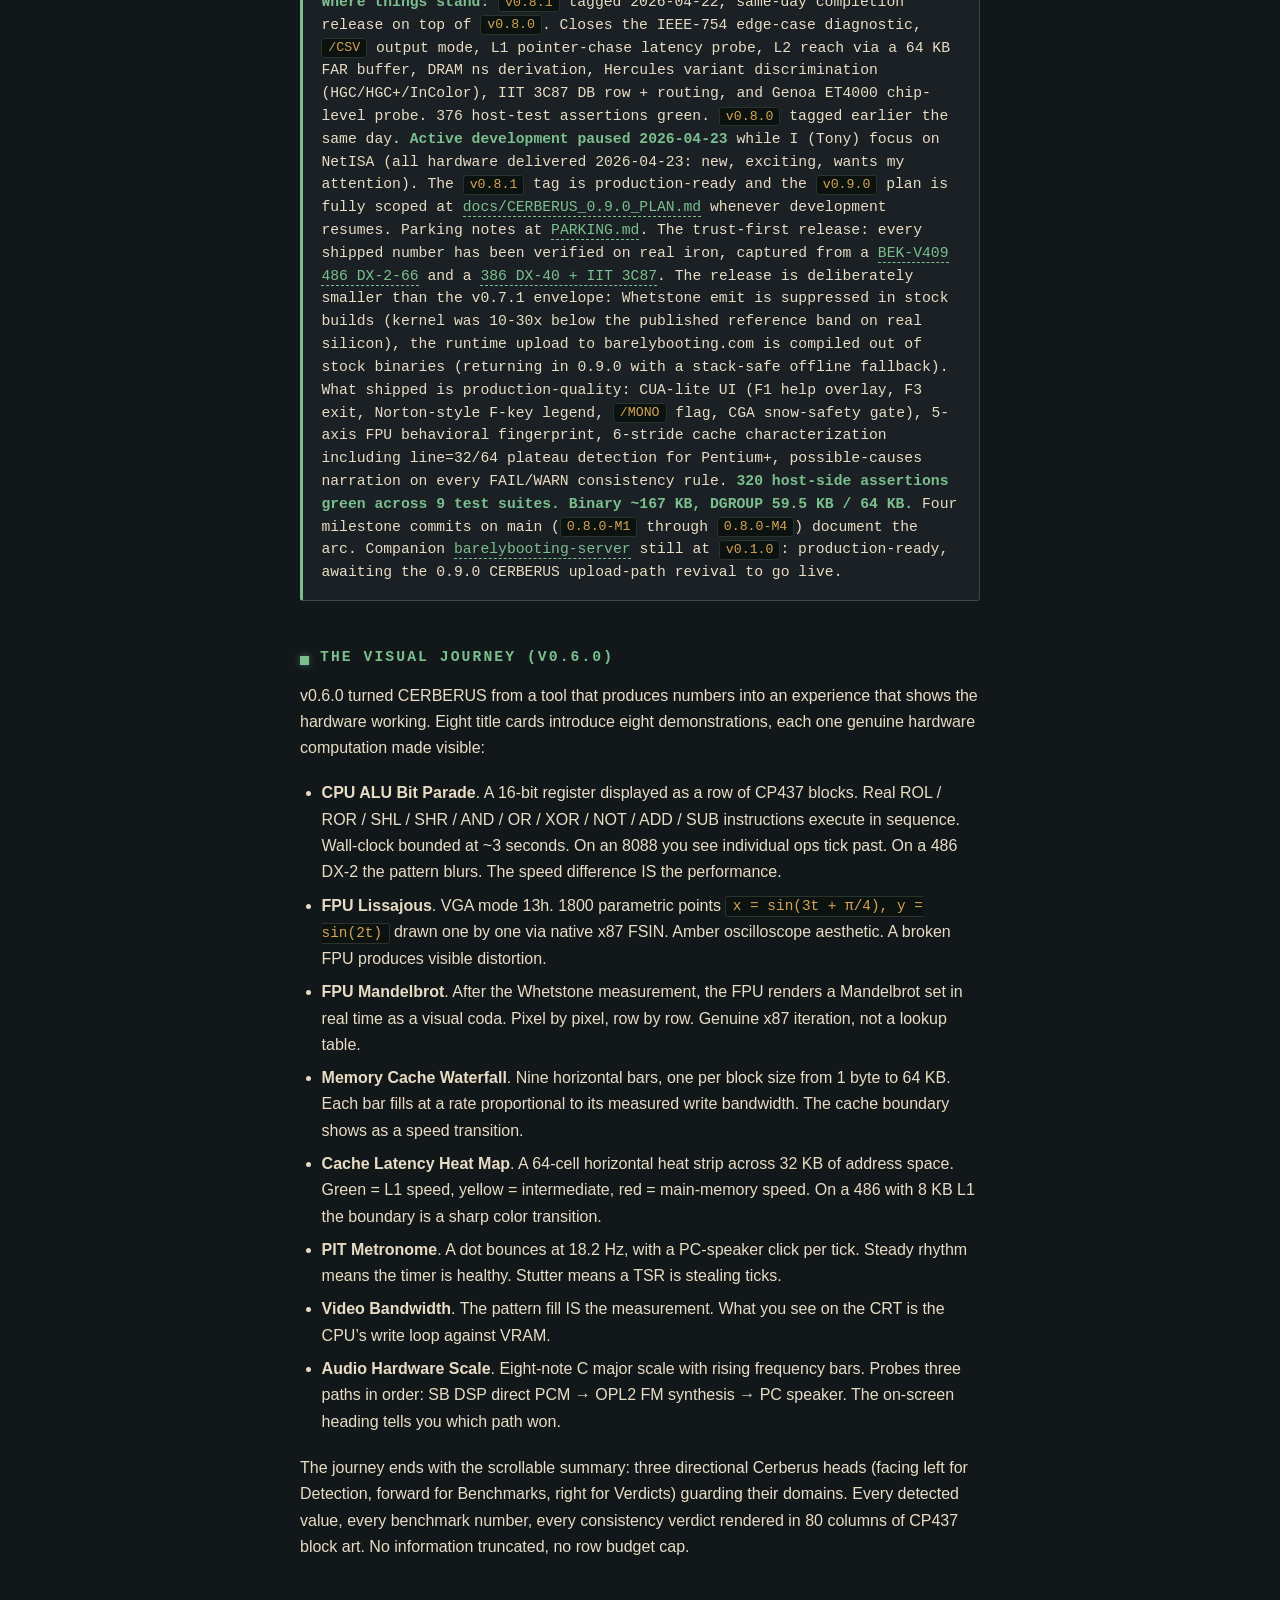
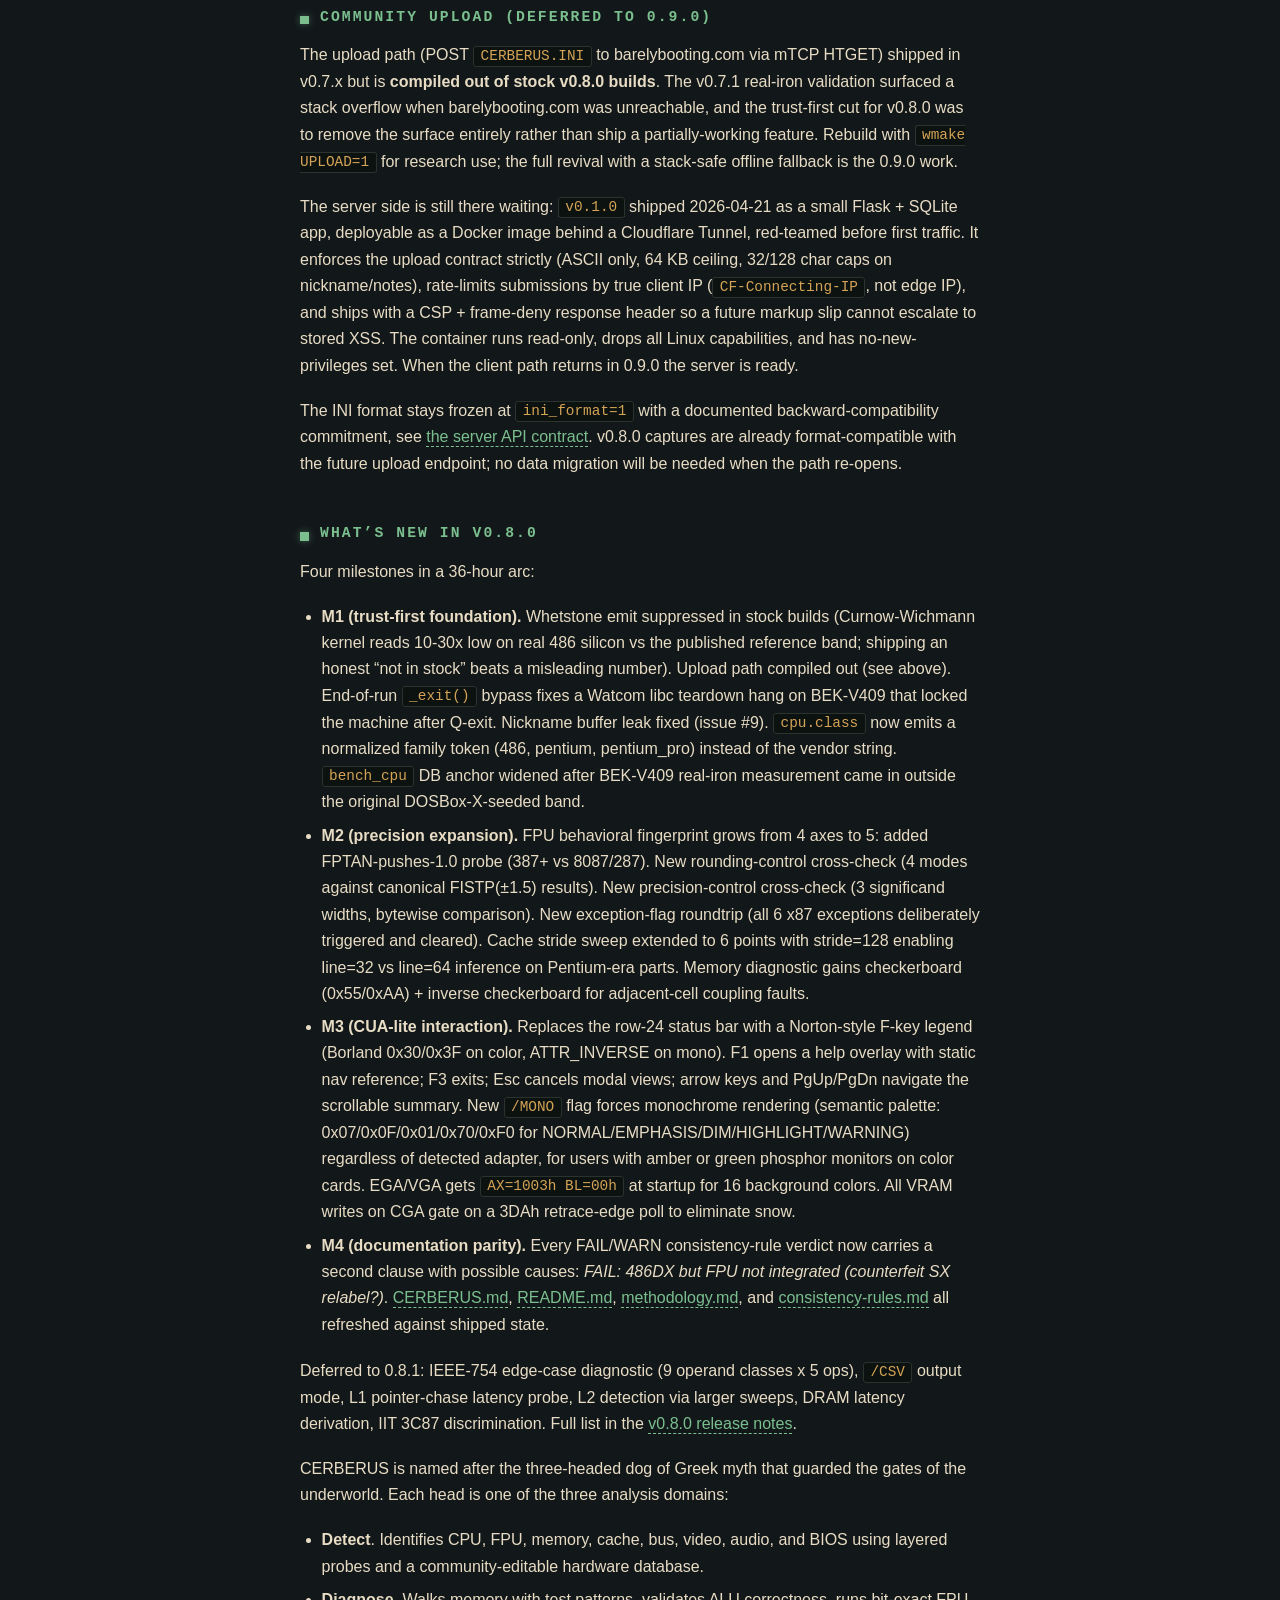
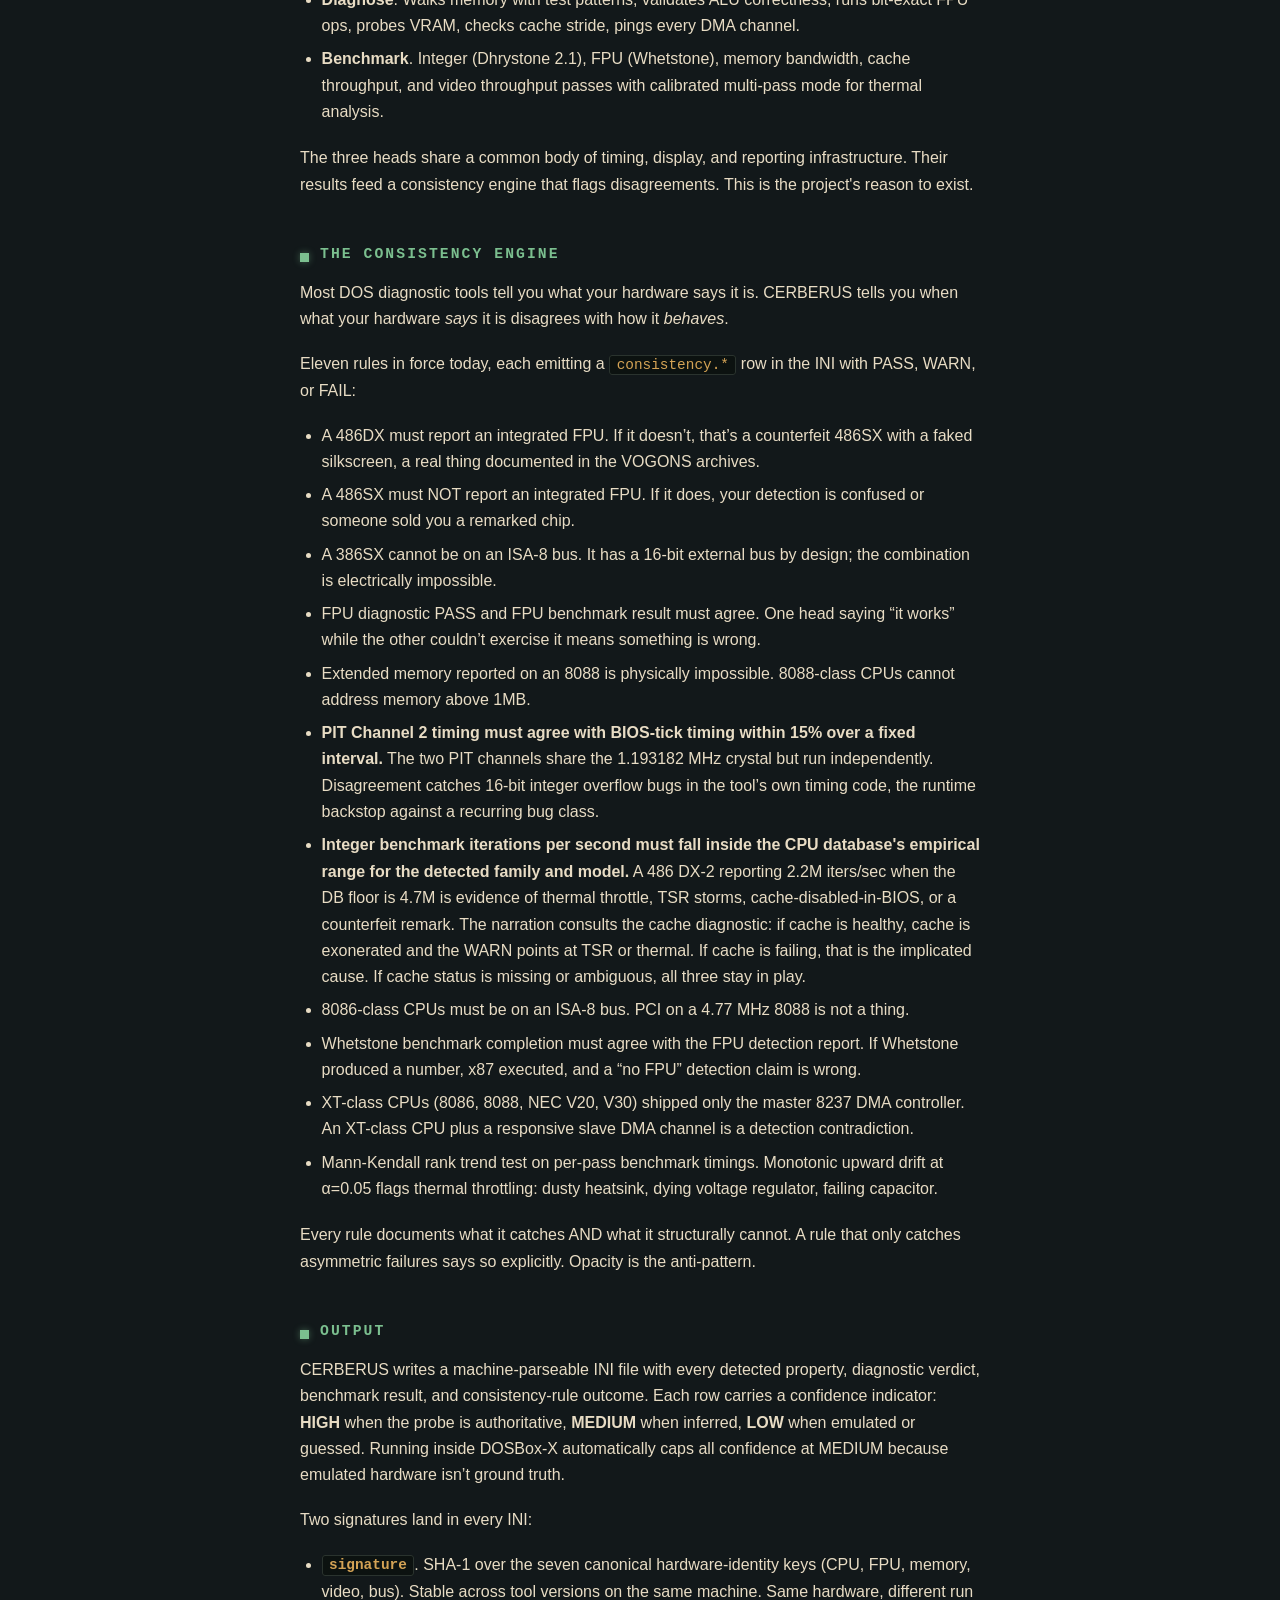
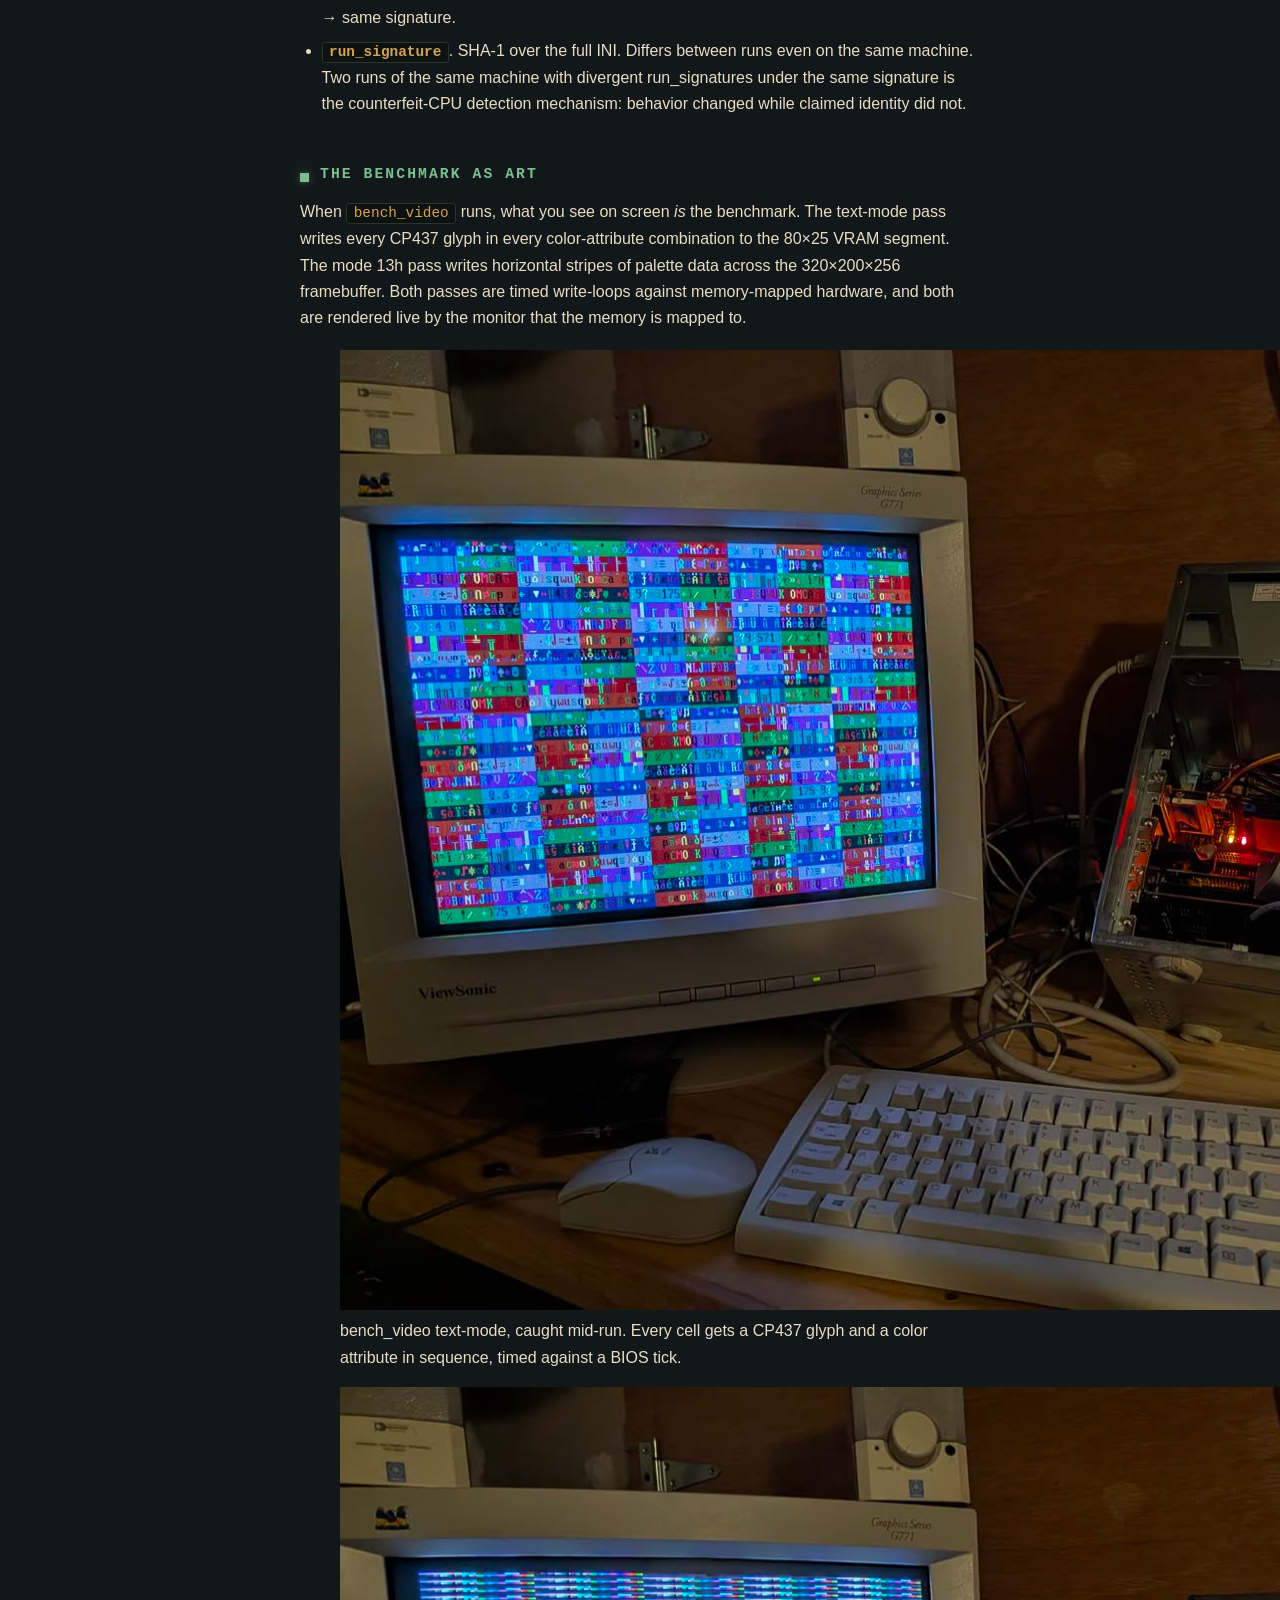
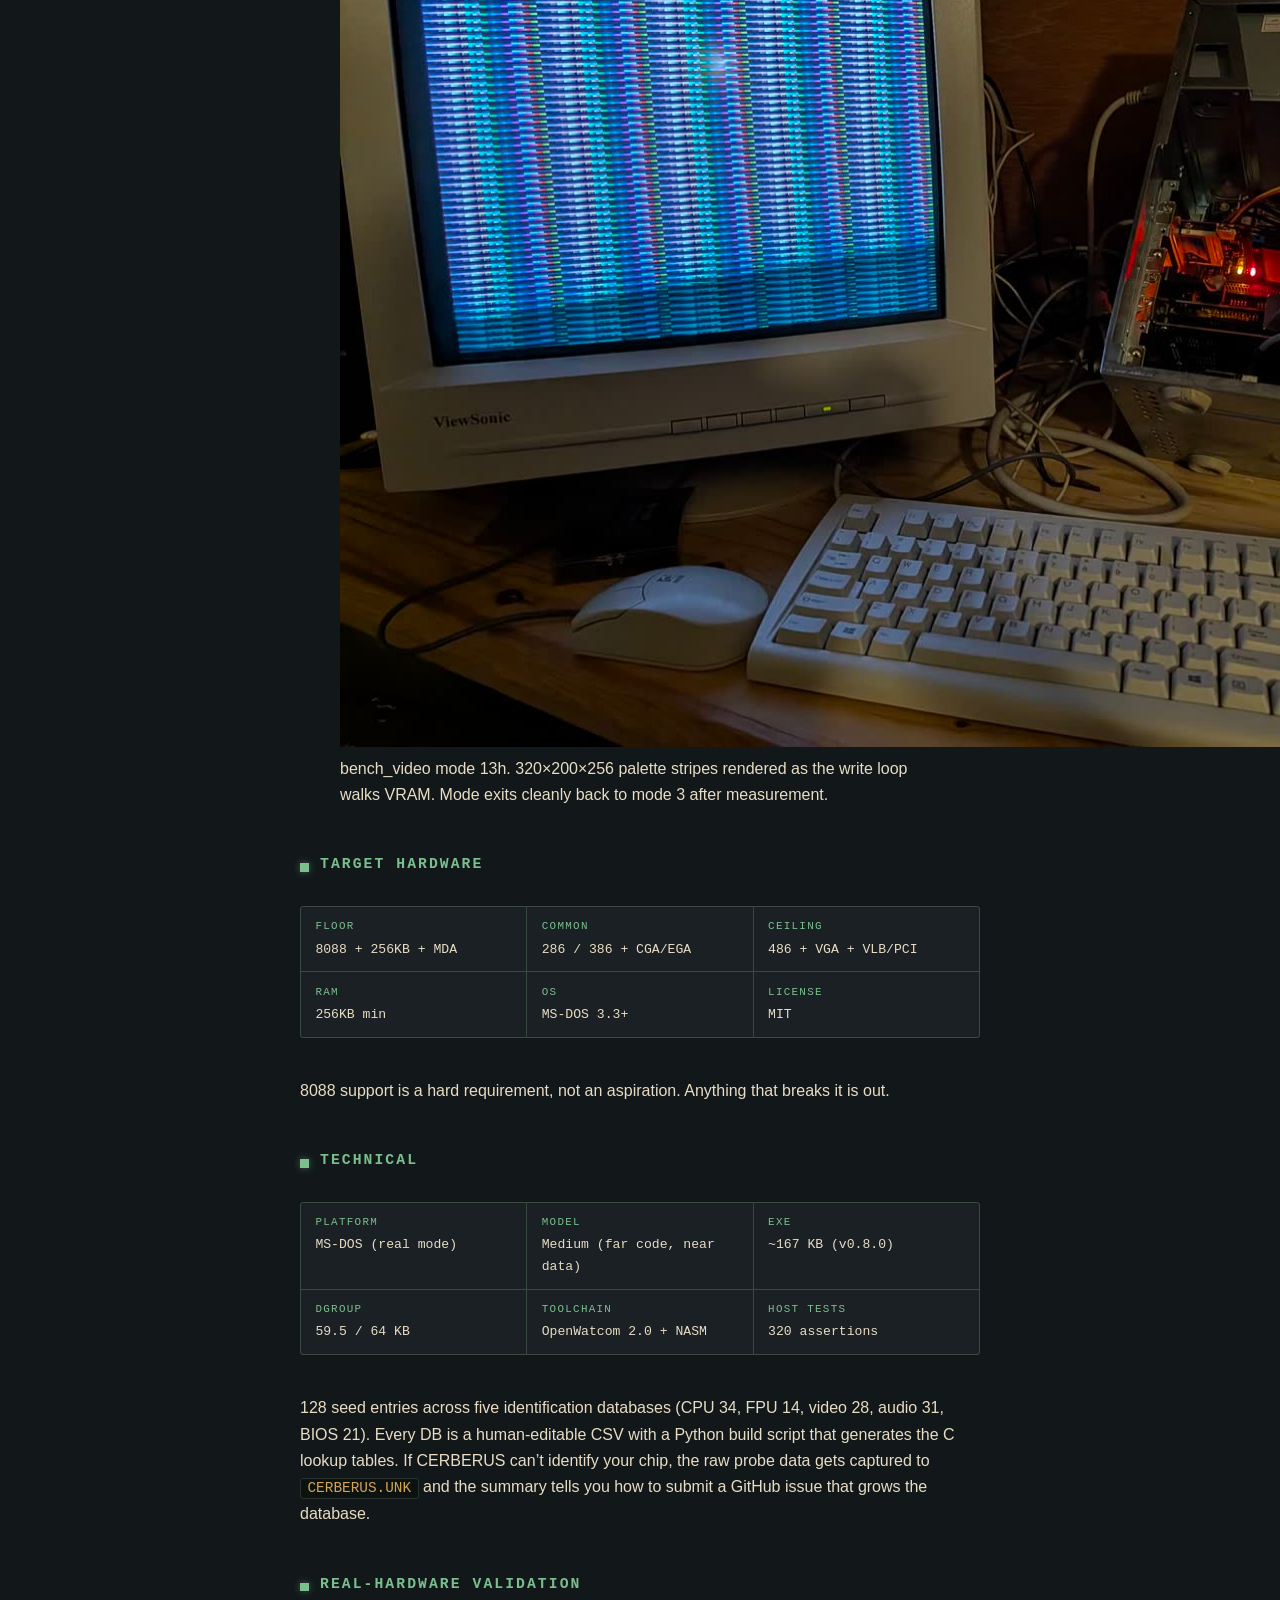
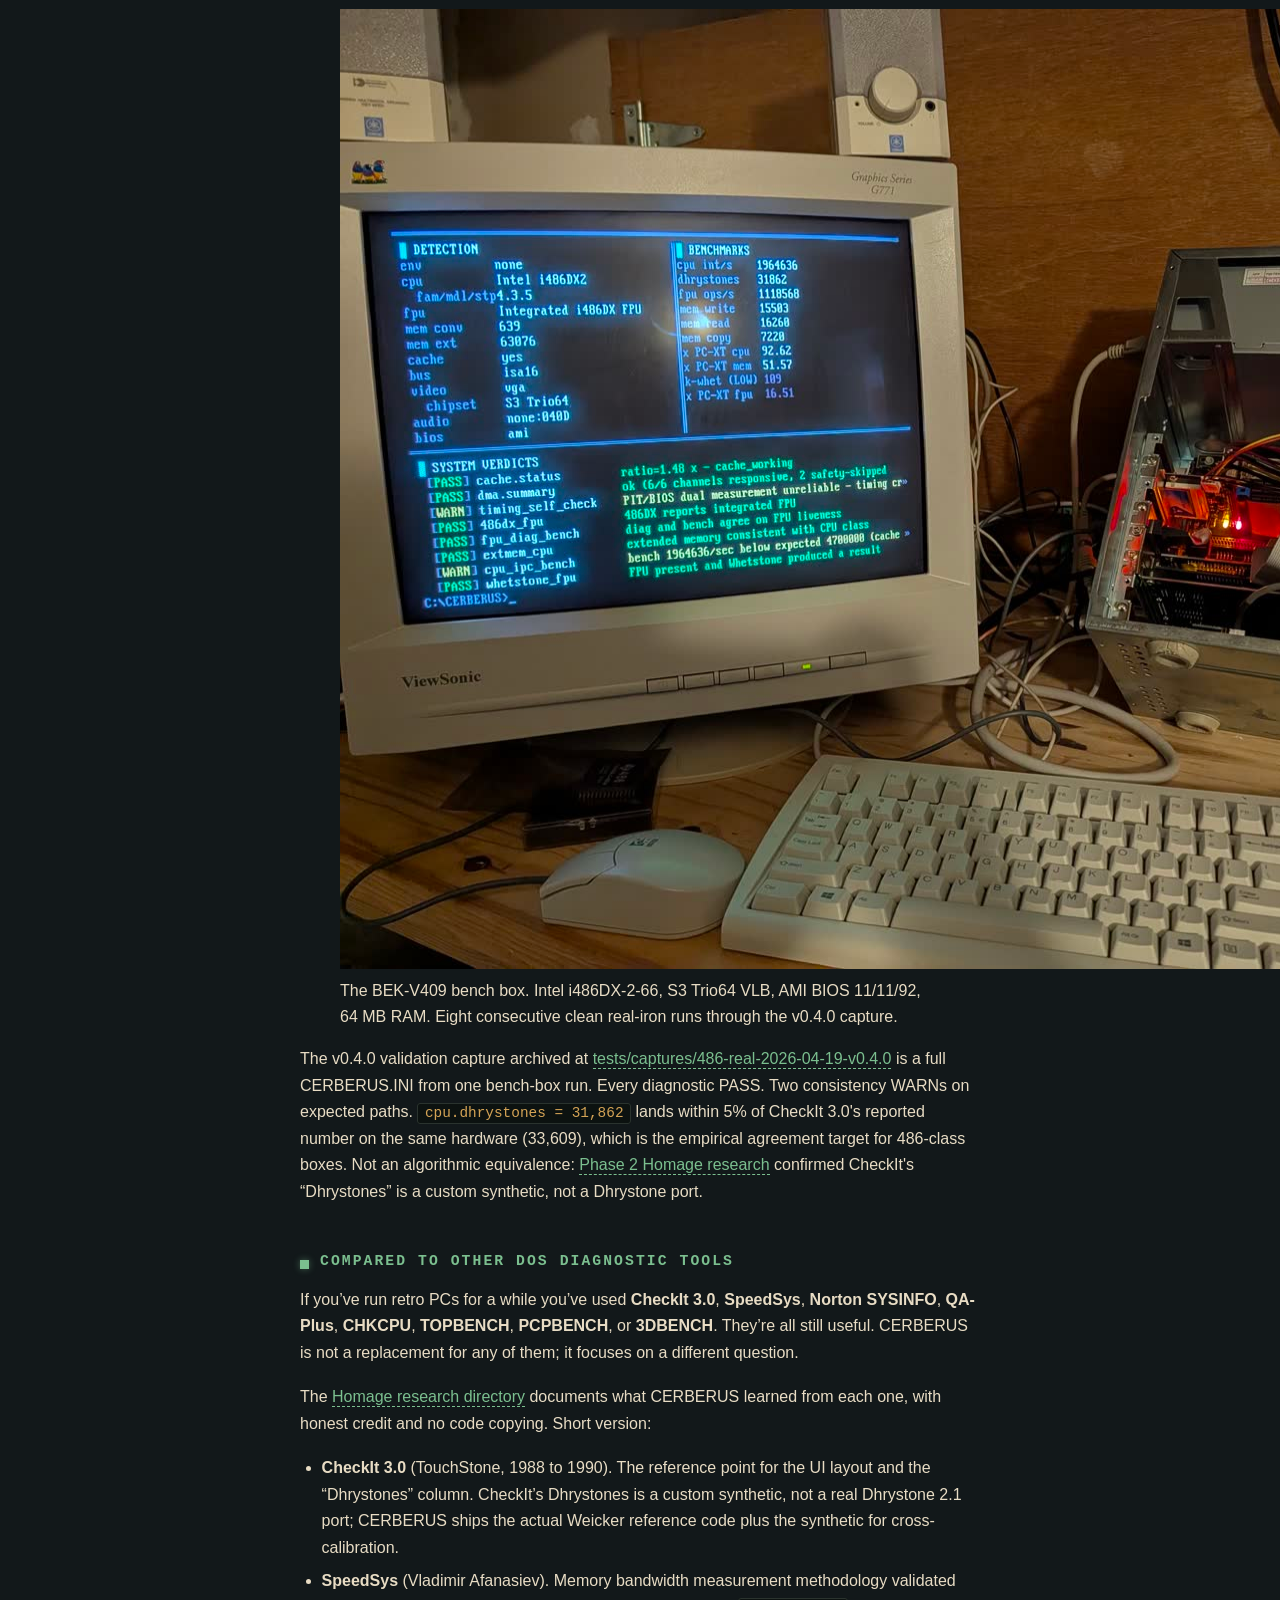
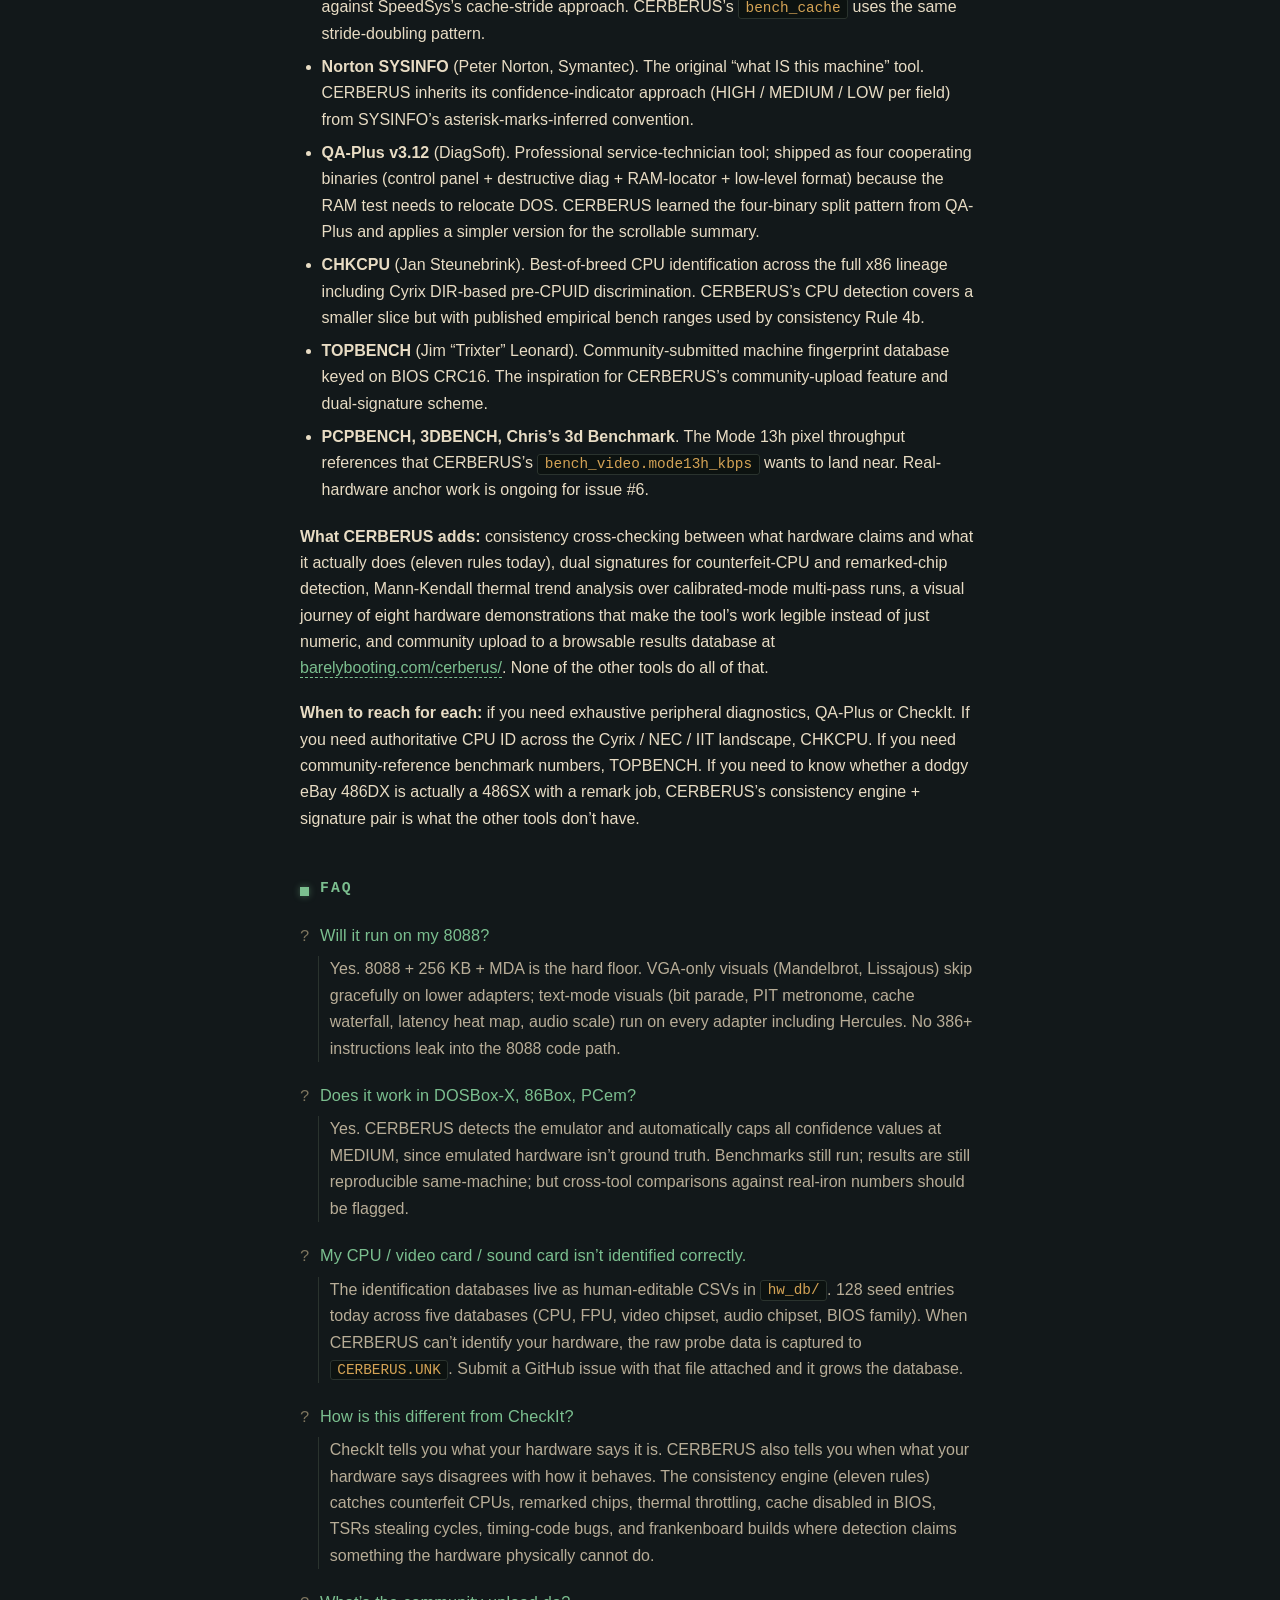
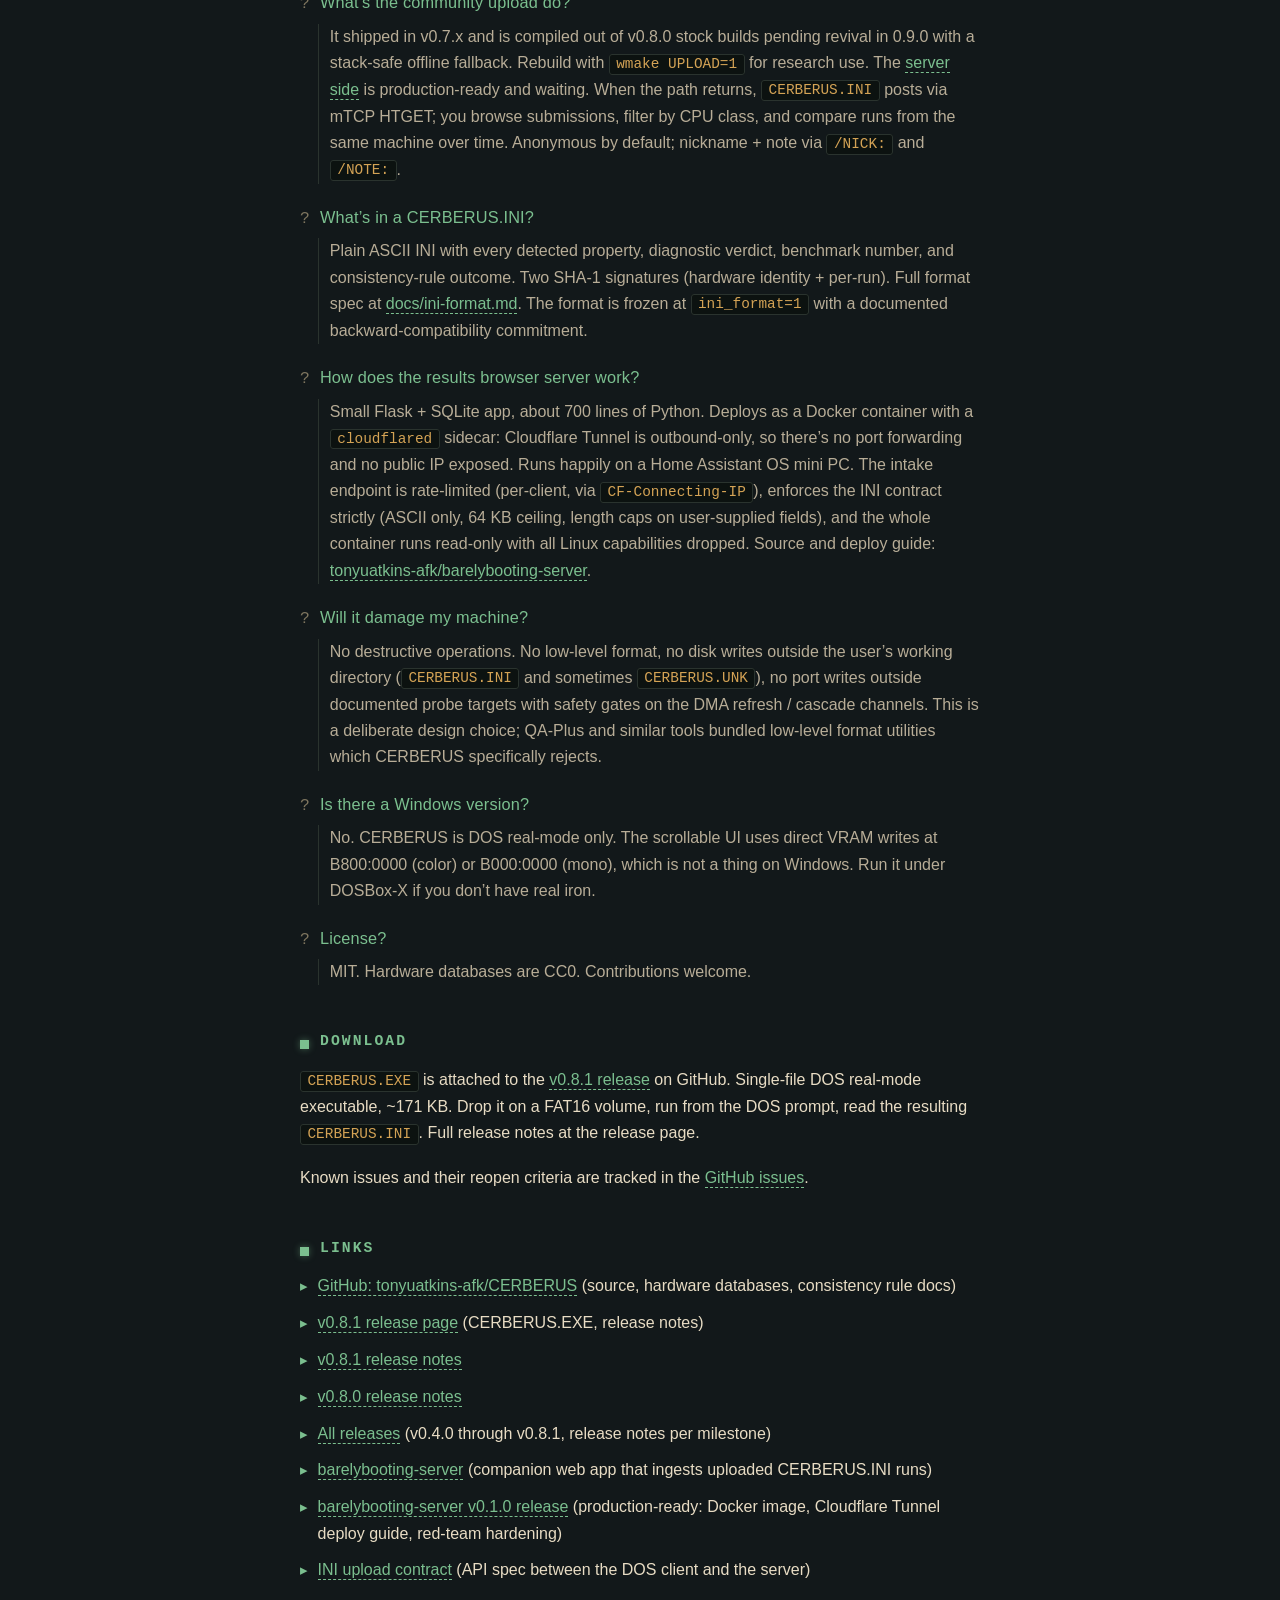
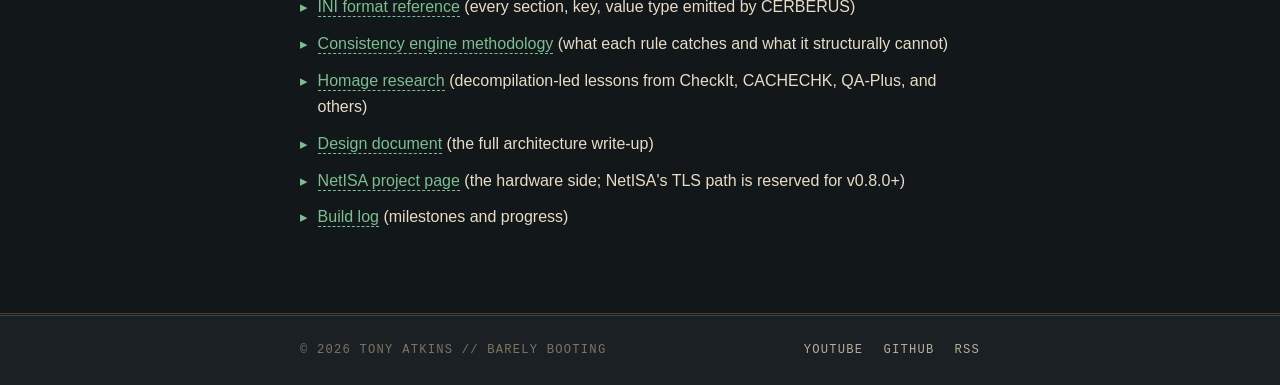
<file: cerberus.html>
<!DOCTYPE html>
<html lang="en">
<head>
<meta charset="UTF-8">
<meta name="viewport" content="width=device-width, initial-scale=1">
<meta name="theme-color" content="#12181a">
<title>CERBERUS | DOS Hardware Detection, Diagnostic, and Benchmark Tool</title>
<meta name="description" content="CERBERUS is a DOS-native detection, diagnostic, and benchmark tool for real-mode PCs from the 8088 up through the 486. It cross-checks what your hardware claims to be against what it actually does, shows it working through a visual journey of eight demonstrations, and produces a machine-parseable INI capture. Single EXE. Open source. v0.8.0 trust-first release shipped 2026-04-22 after real-iron validation on BEK-V409 and a 386 DX-40; companion server v0.1.0 shipped 2026-04-21.">
<meta name="author" content="Tony Atkins">
<meta name="keywords" content="CERBERUS, DOS diagnostic, hardware detection, vintage PC benchmark, CPU identification, FPU detection, cache benchmark, real-mode DOS, 8088, 286, 386, 486, Pentium, OpenWatcom, MIT license, open source">
<meta name="robots" content="index, follow">

<link rel="canonical" href="https://barelybooting.com/cerberus.html">
<link rel="alternate" type="application/rss+xml" title="Barely Booting Build Log" href="/feed.xml">

<!-- Open Graph -->
<meta property="og:title" content="CERBERUS | DOS Hardware Detection, Diagnostic, and Benchmark Tool">
<meta property="og:description" content="A three-headed DOS tool that detects, diagnoses, and benchmarks vintage PC hardware. Eight visual demonstrations show the hardware actually working. CUA-lite UI with F1 help, F3 exit. Tough Times Demand Tough Tests. Open source. v0.8.0.">
<meta property="og:type" content="article">
<meta property="og:url" content="https://barelybooting.com/cerberus.html">
<meta property="og:image" content="https://barelybooting.com/img/cerberus-ui.jpg">
<meta property="og:image:alt" content="CERBERUS v0.4.0 three-pane UI running on a 486 DX-2 showing detection, benchmarks, and system verdicts.">
<meta property="og:site_name" content="Barely Booting">
<meta property="og:locale" content="en_US">

<!-- Twitter -->
<meta name="twitter:card" content="summary_large_image">
<meta name="twitter:title" content="CERBERUS | DOS Hardware Detection, Diagnostic, and Benchmark Tool">
<meta name="twitter:description" content="A three-headed DOS tool for vintage PC hardware: detect, diagnose, benchmark, visualize. v0.8.0 shipped with CUA-lite UI + real-iron validation. Open source.">
<meta name="twitter:image" content="https://barelybooting.com/img/cerberus-ui.jpg">

<link rel="icon" href="/favicon.svg" type="image/svg+xml">
<link rel="preconnect" href="https://fonts.googleapis.com">
<link rel="preconnect" href="https://fonts.gstatic.com" crossorigin>
<link rel="stylesheet" href="https://fonts.googleapis.com/css2?family=VT323&display=swap">
<link rel="stylesheet" href="/style.css">

<script type="application/ld+json">
{
  "@context": "https://schema.org",
  "@graph": [
    {
      "@type": "SoftwareApplication",
      "@id": "https://barelybooting.com/cerberus.html#app",
      "name": "CERBERUS",
      "description": "A DOS-native hardware detection, diagnostic, and benchmark tool for real-mode IBM PCs. Three analysis heads (detect, diagnose, benchmark) cross-checked by a consistency engine. Visual Diagnostics Journey with eight demonstrations that show the hardware computing live: CPU bit parade, FPU Lissajous, Mandelbrot, cache waterfall, latency heat map, PIT metronome, video bandwidth, audio scale. CUA-lite interaction (F1 help overlay, F3 exit, Norton-style F-key legend, /MONO forced-monochrome). v0.8.0 trust-first release 2026-04-22, real-iron validated on BEK-V409 (486 DX-2-66) and a 386 DX-40 + IIT 3C87.",
      "applicationCategory": "DeveloperApplication",
      "operatingSystem": "MS-DOS",
      "softwareVersion": "0.8.1",
      "author": {
        "@type": "Person",
        "name": "Tony Atkins",
        "url": "https://barelybooting.com/about.html"
      },
      "license": "https://opensource.org/licenses/MIT",
      "url": "https://barelybooting.com/cerberus.html",
      "softwareRequirements": "IBM PC/XT/AT or compatible, 8088 or later, 256KB RAM minimum, MDA or better, MS-DOS 3.3+",
      "programmingLanguage": "C",
      "codeRepository": "https://github.com/tonyuatkins-afk/CERBERUS",
      "downloadUrl": "https://github.com/tonyuatkins-afk/CERBERUS/releases/tag/v0.8.1",
      "screenshot": "https://barelybooting.com/img/cerberus-ui.jpg"
    },
    {
      "@type": "BreadcrumbList",
      "itemListElement": [
        {
          "@type": "ListItem",
          "position": 1,
          "name": "Home",
          "item": "https://barelybooting.com/"
        },
        {
          "@type": "ListItem",
          "position": 2,
          "name": "CERBERUS",
          "item": "https://barelybooting.com/cerberus.html"
        }
      ]
    },
    {
      "@type": "FAQPage",
      "mainEntity": [
        {
          "@type": "Question",
          "name": "Will CERBERUS run on my 8088?",
          "acceptedAnswer": {
            "@type": "Answer",
            "text": "Yes. 8088 with 256 KB and MDA is the hard floor. VGA-only visuals (Mandelbrot, Lissajous) skip gracefully on lower adapters. Text-mode visuals (bit parade, PIT metronome, cache waterfall, latency heat map, audio scale) run on every adapter including Hercules and MDA. No 386+ instructions leak into the 8088 code path."
          }
        },
        {
          "@type": "Question",
          "name": "Does CERBERUS work in DOSBox-X, 86Box, or PCem?",
          "acceptedAnswer": {
            "@type": "Answer",
            "text": "Yes. CERBERUS detects the emulator and automatically caps all confidence values at MEDIUM because emulated hardware is not ground truth. Benchmarks still run and produce reproducible same-machine numbers, but cross-tool comparisons against real-iron numbers should be flagged."
          }
        },
        {
          "@type": "Question",
          "name": "How is CERBERUS different from CheckIt 3.0?",
          "acceptedAnswer": {
            "@type": "Answer",
            "text": "CheckIt tells you what your hardware says it is. CERBERUS additionally tells you when what your hardware says disagrees with how it behaves. Eleven consistency rules catch counterfeit CPUs, remarked chips, thermal throttling, cache disabled in BIOS, TSRs stealing cycles, timing bugs, and frankenboard builds where detection claims something the hardware physically cannot do."
          }
        },
        {
          "@type": "Question",
          "name": "What does the community upload do?",
          "acceptedAnswer": {
            "@type": "Answer",
            "text": "The upload path shipped in v0.7.x but is compiled out of v0.8.0 stock builds after v0.7.1 surfaced a stack overflow when the server was unreachable. Rebuild with 'wmake UPLOAD=1' to re-enable for research use. Full revival is the 0.9.0 work, with a stack-safe offline fallback. The barelybooting.com server side (v0.1.0, Flask + SQLite, Docker + Cloudflare Tunnel) is ready and waiting."
          }
        },
        {
          "@type": "Question",
          "name": "How does the results browser server work?",
          "acceptedAnswer": {
            "@type": "Answer",
            "text": "Small Flask + SQLite app, about 700 lines of Python. Deploys as a Docker container with a cloudflared sidecar. Cloudflare Tunnel is outbound-only, so there is no port forwarding and no public IP exposed. Runs on a Home Assistant OS mini PC. The intake endpoint is rate-limited per client via CF-Connecting-IP, enforces the INI contract strictly (ASCII only, 64 KB ceiling, length caps on user-supplied fields), and the whole container runs read-only with all Linux capabilities dropped. Source and deploy guide at tonyuatkins-afk/barelybooting-server on GitHub."
          }
        },
        {
          "@type": "Question",
          "name": "Can CERBERUS damage my vintage PC?",
          "acceptedAnswer": {
            "@type": "Answer",
            "text": "No. CERBERUS performs no destructive operations: no low-level format, no disk writes outside the working directory, and no port writes outside documented probe targets. DMA probing explicitly skips the refresh and cascade channels. This is a deliberate design choice: QA-Plus and similar tools bundled low-level format utilities which CERBERUS specifically rejects."
          }
        },
        {
          "@type": "Question",
          "name": "Is there a Windows version of CERBERUS?",
          "acceptedAnswer": {
            "@type": "Answer",
            "text": "No. CERBERUS is DOS real-mode only. The scrollable UI uses direct VRAM writes at B800:0000 for color adapters or B000:0000 for monochrome, which only works under DOS. Run it under DOSBox-X if you do not have real vintage hardware."
          }
        }
      ]
    }
  ]
}
</script>
</head>
<body>

<nav class="site-nav">
    <div class="nav-inner">
        <a href="/" class="brand" aria-label="Barely Booting home">
            <svg xmlns="http://www.w3.org/2000/svg" viewBox="0 0 32 32" width="30" height="30" aria-hidden="true" focusable="false">
                <rect x="3" y="3" width="26" height="26" rx="3" fill="none" stroke="currentColor" stroke-width="1.75"/>
                <circle cx="7" cy="7" r="1.1" fill="currentColor"/>
                <circle cx="25" cy="7" r="1.1" fill="currentColor"/>
                <circle cx="7" cy="25" r="1.1" fill="currentColor"/>
                <circle cx="25" cy="25" r="1.1" fill="currentColor"/>
                <text x="16" y="21" font-family="'Courier New', ui-monospace, monospace" font-size="12" font-weight="bold" fill="currentColor" text-anchor="middle" letter-spacing="-0.5">BB</text>
            </svg>
            <span>BARELY BOOTING<span class="cursor">_</span></span>
        </a>
        <div class="nav-links">
            <a href="/">Home</a>
            <a href="/netisa.html">NetISA</a>
            <a href="/cerberus.html" class="active">CERBERUS</a>
            <a href="/hearo.html">HEARO</a>
            <a href="/chime.html">CHIME</a>
            <a href="/cathode.html">CATHODE</a>
            <a href="/discord.html">DISCORD</a>
            <a href="/claude.html">CLAUDE</a>
            <a href="/takeover.html">TAKEOVER</a>
            <a href="/log.html">Log</a>
            <a href="/about.html">About</a>
        </div>
    </div>
</nav>

<main>
    <h1>CERBERUS</h1>
    <p class="tagline">&gt; Hardware detection, diagnostic, and benchmark tool for vintage DOS PCs.</p>
    <p class="subtitle">A DOS-native tool that detects, diagnoses, and benchmarks vintage PC hardware, then shows it working through a visual journey of six hardware demonstrations before cross-checking the results.</p>

    <figure>
        <img src="/img/cerberus-ui.jpg" alt="CERBERUS v0.4.0 three-pane UI on a 486 DX-2. Left pane DETECTION lists CPU as Intel i486DX2, FPU as Integrated i486DX FPU, 63,076 KB extended memory, S3 Trio64 video, AMI BIOS. Right pane BENCHMARKS shows 1.96M integer iterations per second, 31,862 Dhrystones, 1.12M FPU ops per second, memory throughput 15 MB per second. Bottom pane SYSTEM VERDICTS lists seven PASS rows and two WARN rows in green and yellow." width="1280" height="960">
        <figcaption>CERBERUS v0.4.0 on the BEK-V409 bench box. 486 DX-2-66, S3 Trio64, AMI BIOS 11/11/92, 63 MB extended. All diagnostics PASS. Two consistency WARNs on expected paths: the timing cross-check (issue #1) and the bench_cpu WARN correctly exonerated by the cache-diagnostic-aware Rule 4b narration.</figcaption>
    </figure>

    <div class="status">
        <strong>Where things stand:</strong> <code>v0.8.1</code> tagged 2026-04-22, same-day completion release on top of <code>v0.8.0</code>. Closes the IEEE-754 edge-case diagnostic, <code>/CSV</code> output mode, L1 pointer-chase latency probe, L2 reach via a 64 KB FAR buffer, DRAM ns derivation, Hercules variant discrimination (HGC/HGC+/InColor), IIT 3C87 DB row + routing, and Genoa ET4000 chip-level probe. 376 host-test assertions green. <code>v0.8.0</code> tagged earlier the same day. <strong>Active development paused 2026-04-23</strong> while I (Tony) focus on NetISA (all hardware delivered 2026-04-23: new, exciting, wants my attention). The <code>v0.8.1</code> tag is production-ready and the <code>v0.9.0</code> plan is fully scoped at <a href="https://github.com/tonyuatkins-afk/CERBERUS/blob/main/docs/CERBERUS_0.9.0_PLAN.md" rel="noopener">docs/CERBERUS_0.9.0_PLAN.md</a> whenever development resumes. Parking notes at <a href="https://github.com/tonyuatkins-afk/CERBERUS/blob/main/PARKING.md" rel="noopener">PARKING.md</a>. The trust-first release: every shipped number has been verified on real iron, captured from a <a href="https://github.com/tonyuatkins-afk/CERBERUS/tree/main/tests/captures/486-BEK-V409-2026-04-21-m1-exit" rel="noopener">BEK-V409 486 DX-2-66</a> and a <a href="https://github.com/tonyuatkins-afk/CERBERUS/tree/main/tests/captures/386-real-2026-04-21-m1" rel="noopener">386 DX-40 + IIT 3C87</a>. The release is deliberately smaller than the v0.7.1 envelope: Whetstone emit is suppressed in stock builds (kernel was 10-30x below the published reference band on real silicon), the runtime upload to barelybooting.com is compiled out of stock binaries (returning in 0.9.0 with a stack-safe offline fallback). What shipped is production-quality: CUA-lite UI (F1 help overlay, F3 exit, Norton-style F-key legend, <code>/MONO</code> flag, CGA snow-safety gate), 5-axis FPU behavioral fingerprint, 6-stride cache characterization including line=32/64 plateau detection for Pentium+, possible-causes narration on every FAIL/WARN consistency rule. <strong>320 host-side assertions green across 9 test suites. Binary ~167 KB, DGROUP 59.5 KB / 64 KB.</strong> Four milestone commits on main (<code>0.8.0-M1</code> through <code>0.8.0-M4</code>) document the arc. Companion <a href="https://github.com/tonyuatkins-afk/barelybooting-server" rel="noopener">barelybooting-server</a> still at <code>v0.1.0</code>: production-ready, awaiting the 0.9.0 CERBERUS upload-path revival to go live.
    </div>

    <h2>The visual journey (v0.6.0)</h2>

    <p>v0.6.0 turned CERBERUS from a tool that produces numbers into an experience that shows the hardware working. Eight title cards introduce eight demonstrations, each one genuine hardware computation made visible:</p>

    <ul>
        <li><strong>CPU ALU Bit Parade</strong>. A 16-bit register displayed as a row of CP437 blocks. Real ROL / ROR / SHL / SHR / AND / OR / XOR / NOT / ADD / SUB instructions execute in sequence. Wall-clock bounded at ~3 seconds. On an 8088 you see individual ops tick past. On a 486 DX-2 the pattern blurs. The speed difference IS the performance.</li>
        <li><strong>FPU Lissajous</strong>. VGA mode 13h. 1800 parametric points <code>x = sin(3t + π/4), y = sin(2t)</code> drawn one by one via native x87 FSIN. Amber oscilloscope aesthetic. A broken FPU produces visible distortion.</li>
        <li><strong>FPU Mandelbrot</strong>. After the Whetstone measurement, the FPU renders a Mandelbrot set in real time as a visual coda. Pixel by pixel, row by row. Genuine x87 iteration, not a lookup table.</li>
        <li><strong>Memory Cache Waterfall</strong>. Nine horizontal bars, one per block size from 1 byte to 64 KB. Each bar fills at a rate proportional to its measured write bandwidth. The cache boundary shows as a speed transition.</li>
        <li><strong>Cache Latency Heat Map</strong>. A 64-cell horizontal heat strip across 32 KB of address space. Green = L1 speed, yellow = intermediate, red = main-memory speed. On a 486 with 8 KB L1 the boundary is a sharp color transition.</li>
        <li><strong>PIT Metronome</strong>. A dot bounces at 18.2 Hz, with a PC-speaker click per tick. Steady rhythm means the timer is healthy. Stutter means a TSR is stealing ticks.</li>
        <li><strong>Video Bandwidth</strong>. The pattern fill IS the measurement. What you see on the CRT is the CPU&rsquo;s write loop against VRAM.</li>
        <li><strong>Audio Hardware Scale</strong>. Eight-note C major scale with rising frequency bars. Probes three paths in order: SB DSP direct PCM &rarr; OPL2 FM synthesis &rarr; PC speaker. The on-screen heading tells you which path won.</li>
    </ul>

    <p>The journey ends with the scrollable summary: three directional Cerberus heads (facing left for Detection, forward for Benchmarks, right for Verdicts) guarding their domains. Every detected value, every benchmark number, every consistency verdict rendered in 80 columns of CP437 block art. No information truncated, no row budget cap.</p>

    <h2>Community upload (deferred to 0.9.0)</h2>

    <p>The upload path (POST <code>CERBERUS.INI</code> to barelybooting.com via mTCP HTGET) shipped in v0.7.x but is <strong>compiled out of stock v0.8.0 builds</strong>. The v0.7.1 real-iron validation surfaced a stack overflow when barelybooting.com was unreachable, and the trust-first cut for v0.8.0 was to remove the surface entirely rather than ship a partially-working feature. Rebuild with <code>wmake UPLOAD=1</code> for research use; the full revival with a stack-safe offline fallback is the 0.9.0 work.</p>

    <p>The server side is still there waiting: <a href="https://github.com/tonyuatkins-afk/barelybooting-server/releases/tag/v0.1.0" rel="noopener"><code>v0.1.0</code></a> shipped 2026-04-21 as a small Flask + SQLite app, deployable as a Docker image behind a Cloudflare Tunnel, red-teamed before first traffic. It enforces the upload contract strictly (ASCII only, 64 KB ceiling, 32/128 char caps on nickname/notes), rate-limits submissions by true client IP (<code>CF-Connecting-IP</code>, not edge IP), and ships with a CSP + frame-deny response header so a future markup slip cannot escalate to stored XSS. The container runs read-only, drops all Linux capabilities, and has no-new-privileges set. When the client path returns in 0.9.0 the server is ready.</p>

    <p>The INI format stays frozen at <code>ini_format=1</code> with a documented backward-compatibility commitment, see <a href="https://github.com/tonyuatkins-afk/CERBERUS/blob/main/docs/ini-upload-contract.md" rel="noopener">the server API contract</a>. v0.8.0 captures are already format-compatible with the future upload endpoint; no data migration will be needed when the path re-opens.</p>

    <h2>What&rsquo;s new in v0.8.0</h2>

    <p>Four milestones in a 36-hour arc:</p>

    <ul>
        <li><strong>M1 (trust-first foundation).</strong> Whetstone emit suppressed in stock builds (Curnow-Wichmann kernel reads 10-30x low on real 486 silicon vs the published reference band; shipping an honest &ldquo;not in stock&rdquo; beats a misleading number). Upload path compiled out (see above). End-of-run <code>_exit()</code> bypass fixes a Watcom libc teardown hang on BEK-V409 that locked the machine after Q-exit. Nickname buffer leak fixed (issue #9). <code>cpu.class</code> now emits a normalized family token (486, pentium, pentium_pro) instead of the vendor string. <code>bench_cpu</code> DB anchor widened after BEK-V409 real-iron measurement came in outside the original DOSBox-X-seeded band.</li>
        <li><strong>M2 (precision expansion).</strong> FPU behavioral fingerprint grows from 4 axes to 5: added FPTAN-pushes-1.0 probe (387+ vs 8087/287). New rounding-control cross-check (4 modes against canonical FISTP(±1.5) results). New precision-control cross-check (3 significand widths, bytewise comparison). New exception-flag roundtrip (all 6 x87 exceptions deliberately triggered and cleared). Cache stride sweep extended to 6 points with stride=128 enabling line=32 vs line=64 inference on Pentium-era parts. Memory diagnostic gains checkerboard (0x55/0xAA) + inverse checkerboard for adjacent-cell coupling faults.</li>
        <li><strong>M3 (CUA-lite interaction).</strong> Replaces the row-24 status bar with a Norton-style F-key legend (Borland 0x30/0x3F on color, ATTR_INVERSE on mono). F1 opens a help overlay with static nav reference; F3 exits; Esc cancels modal views; arrow keys and PgUp/PgDn navigate the scrollable summary. New <code>/MONO</code> flag forces monochrome rendering (semantic palette: 0x07/0x0F/0x01/0x70/0xF0 for NORMAL/EMPHASIS/DIM/HIGHLIGHT/WARNING) regardless of detected adapter, for users with amber or green phosphor monitors on color cards. EGA/VGA gets <code>AX=1003h BL=00h</code> at startup for 16 background colors. All VRAM writes on CGA gate on a 3DAh retrace-edge poll to eliminate snow.</li>
        <li><strong>M4 (documentation parity).</strong> Every FAIL/WARN consistency-rule verdict now carries a second clause with possible causes: <em>FAIL: 486DX but FPU not integrated (counterfeit SX relabel?)</em>. <a href="https://github.com/tonyuatkins-afk/CERBERUS/blob/main/CERBERUS.md" rel="noopener">CERBERUS.md</a>, <a href="https://github.com/tonyuatkins-afk/CERBERUS/blob/main/README.md" rel="noopener">README.md</a>, <a href="https://github.com/tonyuatkins-afk/CERBERUS/blob/main/docs/methodology.md" rel="noopener">methodology.md</a>, and <a href="https://github.com/tonyuatkins-afk/CERBERUS/blob/main/docs/consistency-rules.md" rel="noopener">consistency-rules.md</a> all refreshed against shipped state.</li>
    </ul>

    <p>Deferred to 0.8.1: IEEE-754 edge-case diagnostic (9 operand classes x 5 ops), <code>/CSV</code> output mode, L1 pointer-chase latency probe, L2 detection via larger sweeps, DRAM latency derivation, IIT 3C87 discrimination. Full list in the <a href="https://github.com/tonyuatkins-afk/CERBERUS/blob/main/docs/releases/v0.8.0.md" rel="noopener">v0.8.0 release notes</a>.</p>

    <p>CERBERUS is named after the three-headed dog of Greek myth that guarded the gates of the underworld. Each head is one of the three analysis domains:</p>

    <ul>
        <li><strong>Detect</strong>. Identifies CPU, FPU, memory, cache, bus, video, audio, and BIOS using layered probes and a community-editable hardware database.</li>
        <li><strong>Diagnose</strong>. Walks memory with test patterns, validates ALU correctness, runs bit-exact FPU ops, probes VRAM, checks cache stride, pings every DMA channel.</li>
        <li><strong>Benchmark</strong>. Integer (Dhrystone 2.1), FPU (Whetstone), memory bandwidth, cache throughput, and video throughput passes with calibrated multi-pass mode for thermal analysis.</li>
    </ul>

    <p>The three heads share a common body of timing, display, and reporting infrastructure. Their results feed a consistency engine that flags disagreements. This is the project's reason to exist.</p>

    <h2>The consistency engine</h2>

    <p>Most DOS diagnostic tools tell you what your hardware says it is. CERBERUS tells you when what your hardware <em>says</em> it is disagrees with how it <em>behaves</em>.</p>

    <p>Eleven rules in force today, each emitting a <code>consistency.*</code> row in the INI with PASS, WARN, or FAIL:</p>

    <ul>
        <li>A 486DX must report an integrated FPU. If it doesn&rsquo;t, that&rsquo;s a counterfeit 486SX with a faked silkscreen, a real thing documented in the VOGONS archives.</li>
        <li>A 486SX must NOT report an integrated FPU. If it does, your detection is confused or someone sold you a remarked chip.</li>
        <li>A 386SX cannot be on an ISA-8 bus. It has a 16-bit external bus by design; the combination is electrically impossible.</li>
        <li>FPU diagnostic PASS and FPU benchmark result must agree. One head saying &ldquo;it works&rdquo; while the other couldn&rsquo;t exercise it means something is wrong.</li>
        <li>Extended memory reported on an 8088 is physically impossible. 8088-class CPUs cannot address memory above 1MB.</li>
        <li><strong>PIT Channel 2 timing must agree with BIOS-tick timing within 15% over a fixed interval.</strong> The two PIT channels share the 1.193182 MHz crystal but run independently. Disagreement catches 16-bit integer overflow bugs in the tool&rsquo;s own timing code, the runtime backstop against a recurring bug class.</li>
        <li><strong>Integer benchmark iterations per second must fall inside the CPU database's empirical range for the detected family and model.</strong> A 486 DX-2 reporting 2.2M iters/sec when the DB floor is 4.7M is evidence of thermal throttle, TSR storms, cache-disabled-in-BIOS, or a counterfeit remark. The narration consults the cache diagnostic: if cache is healthy, cache is exonerated and the WARN points at TSR or thermal. If cache is failing, that is the implicated cause. If cache status is missing or ambiguous, all three stay in play.</li>
        <li>8086-class CPUs must be on an ISA-8 bus. PCI on a 4.77 MHz 8088 is not a thing.</li>
        <li>Whetstone benchmark completion must agree with the FPU detection report. If Whetstone produced a number, x87 executed, and a &ldquo;no FPU&rdquo; detection claim is wrong.</li>
        <li>XT-class CPUs (8086, 8088, NEC V20, V30) shipped only the master 8237 DMA controller. An XT-class CPU plus a responsive slave DMA channel is a detection contradiction.</li>
        <li>Mann-Kendall rank trend test on per-pass benchmark timings. Monotonic upward drift at &alpha;=0.05 flags thermal throttling: dusty heatsink, dying voltage regulator, failing capacitor.</li>
    </ul>

    <p>Every rule documents what it catches AND what it structurally cannot. A rule that only catches asymmetric failures says so explicitly. Opacity is the anti-pattern.</p>

    <h2>Output</h2>

    <p>CERBERUS writes a machine-parseable INI file with every detected property, diagnostic verdict, benchmark result, and consistency-rule outcome. Each row carries a confidence indicator: <strong>HIGH</strong> when the probe is authoritative, <strong>MEDIUM</strong> when inferred, <strong>LOW</strong> when emulated or guessed. Running inside DOSBox-X automatically caps all confidence at MEDIUM because emulated hardware isn&rsquo;t ground truth.</p>

    <p>Two signatures land in every INI:</p>

    <ul>
        <li><strong><code>signature</code></strong>. SHA-1 over the seven canonical hardware-identity keys (CPU, FPU, memory, video, bus). Stable across tool versions on the same machine. Same hardware, different run &rarr; same signature.</li>
        <li><strong><code>run_signature</code></strong>. SHA-1 over the full INI. Differs between runs even on the same machine. Two runs of the same machine with divergent run_signatures under the same signature is the counterfeit-CPU detection mechanism: behavior changed while claimed identity did not.</li>
    </ul>

    <h2>The benchmark as art</h2>

    <p>When <code>bench_video</code> runs, what you see on screen <em>is</em> the benchmark. The text-mode pass writes every CP437 glyph in every color-attribute combination to the 80&times;25 VRAM segment. The mode 13h pass writes horizontal stripes of palette data across the 320&times;200&times;256 framebuffer. Both passes are timed write-loops against memory-mapped hardware, and both are rendered live by the monitor that the memory is mapped to.</p>

    <figure>
        <img src="/img/cerberus-bench-video-textmode.jpg" alt="Photograph: 486 CRT monitor showing colorful chaotic patterns of CP437 characters during bench_video text-mode measurement. Open 486 case visible to the right." width="1280" height="960">
        <figcaption>bench_video text-mode, caught mid-run. Every cell gets a CP437 glyph and a color attribute in sequence, timed against a BIOS tick.</figcaption>
    </figure>

    <figure>
        <img src="/img/cerberus-bench-video-mode13h.jpg" alt="Photograph: 486 CRT monitor showing horizontal bands of blue, green, and red pixels during the bench_video mode 13h measurement." width="1280" height="960">
        <figcaption>bench_video mode 13h. 320&times;200&times;256 palette stripes rendered as the write loop walks VRAM. Mode exits cleanly back to mode 3 after measurement.</figcaption>
    </figure>

    <h2>Target hardware</h2>

    <div class="specs-strip">
        <div class="spec-item">
            <span class="spec-label">Floor</span>
            <span class="spec-value">8088 + 256KB + MDA</span>
        </div>
        <div class="spec-item">
            <span class="spec-label">Common</span>
            <span class="spec-value">286 / 386 + CGA/EGA</span>
        </div>
        <div class="spec-item">
            <span class="spec-label">Ceiling</span>
            <span class="spec-value">486 + VGA + VLB/PCI</span>
        </div>
        <div class="spec-item">
            <span class="spec-label">RAM</span>
            <span class="spec-value">256KB min</span>
        </div>
        <div class="spec-item">
            <span class="spec-label">OS</span>
            <span class="spec-value">MS-DOS 3.3+</span>
        </div>
        <div class="spec-item">
            <span class="spec-label">License</span>
            <span class="spec-value">MIT</span>
        </div>
    </div>

    <p>8088 support is a hard requirement, not an aspiration. Anything that breaks it is out.</p>

    <h2>Technical</h2>

    <div class="specs-strip">
        <div class="spec-item">
            <span class="spec-label">Platform</span>
            <span class="spec-value">MS-DOS (real mode)</span>
        </div>
        <div class="spec-item">
            <span class="spec-label">Model</span>
            <span class="spec-value">Medium (far code, near data)</span>
        </div>
        <div class="spec-item">
            <span class="spec-label">EXE</span>
            <span class="spec-value">~167 KB (v0.8.0)</span>
        </div>
        <div class="spec-item">
            <span class="spec-label">DGROUP</span>
            <span class="spec-value">59.5 / 64 KB</span>
        </div>
        <div class="spec-item">
            <span class="spec-label">Toolchain</span>
            <span class="spec-value">OpenWatcom 2.0 + NASM</span>
        </div>
        <div class="spec-item">
            <span class="spec-label">Host tests</span>
            <span class="spec-value">320 assertions</span>
        </div>
    </div>

    <p>128 seed entries across five identification databases (CPU 34, FPU 14, video 28, audio 31, BIOS 21). Every DB is a human-editable CSV with a Python build script that generates the C lookup tables. If CERBERUS can&rsquo;t identify your chip, the raw probe data gets captured to <code>CERBERUS.UNK</code> and the summary tells you how to submit a GitHub issue that grows the database.</p>

    <h2>Real-hardware validation</h2>

    <figure>
        <img src="/img/cerberus-486-benchbox.jpg" alt="Photograph: CERBERUS v0.4.0 three-pane UI on a ViewSonic CRT monitor, with the open BEK-V409 486 case visible to the right. Red LED glows inside the case." width="1280" height="960">
        <figcaption>The BEK-V409 bench box. Intel i486DX-2-66, S3 Trio64 VLB, AMI BIOS 11/11/92, 64 MB RAM. Eight consecutive clean real-iron runs through the v0.4.0 capture.</figcaption>
    </figure>

    <p>The v0.4.0 validation capture archived at <a href="https://github.com/tonyuatkins-afk/CERBERUS/tree/main/tests/captures/486-real-2026-04-19-v0.4.0" rel="noopener">tests/captures/486-real-2026-04-19-v0.4.0</a> is a full CERBERUS.INI from one bench-box run. Every diagnostic PASS. Two consistency WARNs on expected paths. <code>cpu.dhrystones = 31,862</code> lands within 5% of CheckIt 3.0's reported number on the same hardware (33,609), which is the empirical agreement target for 486-class boxes. Not an algorithmic equivalence: <a href="https://github.com/tonyuatkins-afk/CERBERUS/blob/main/docs/research/homage/checkit-dhrystone-version.md" rel="noopener">Phase 2 Homage research</a> confirmed CheckIt's &ldquo;Dhrystones&rdquo; is a custom synthetic, not a Dhrystone port.</p>

    <h2>Compared to other DOS diagnostic tools</h2>

    <p>If you&rsquo;ve run retro PCs for a while you&rsquo;ve used <strong>CheckIt 3.0</strong>, <strong>SpeedSys</strong>, <strong>Norton SYSINFO</strong>, <strong>QA-Plus</strong>, <strong>CHKCPU</strong>, <strong>TOPBENCH</strong>, <strong>PCPBENCH</strong>, or <strong>3DBENCH</strong>. They&rsquo;re all still useful. CERBERUS is not a replacement for any of them; it focuses on a different question.</p>

    <p>The <a href="https://github.com/tonyuatkins-afk/CERBERUS/tree/main/docs/research/homage" rel="noopener">Homage research directory</a> documents what CERBERUS learned from each one, with honest credit and no code copying. Short version:</p>

    <ul>
        <li><strong>CheckIt 3.0</strong> (TouchStone, 1988 to 1990). The reference point for the UI layout and the &ldquo;Dhrystones&rdquo; column. CheckIt&rsquo;s Dhrystones is a custom synthetic, not a real Dhrystone 2.1 port; CERBERUS ships the actual Weicker reference code plus the synthetic for cross-calibration.</li>
        <li><strong>SpeedSys</strong> (Vladimir Afanasiev). Memory bandwidth measurement methodology validated against SpeedSys&rsquo;s cache-stride approach. CERBERUS&rsquo;s <code>bench_cache</code> uses the same stride-doubling pattern.</li>
        <li><strong>Norton SYSINFO</strong> (Peter Norton, Symantec). The original &ldquo;what IS this machine&rdquo; tool. CERBERUS inherits its confidence-indicator approach (HIGH / MEDIUM / LOW per field) from SYSINFO&rsquo;s asterisk-marks-inferred convention.</li>
        <li><strong>QA-Plus v3.12</strong> (DiagSoft). Professional service-technician tool; shipped as four cooperating binaries (control panel + destructive diag + RAM-locator + low-level format) because the RAM test needs to relocate DOS. CERBERUS learned the four-binary split pattern from QA-Plus and applies a simpler version for the scrollable summary.</li>
        <li><strong>CHKCPU</strong> (Jan Steunebrink). Best-of-breed CPU identification across the full x86 lineage including Cyrix DIR-based pre-CPUID discrimination. CERBERUS&rsquo;s CPU detection covers a smaller slice but with published empirical bench ranges used by consistency Rule 4b.</li>
        <li><strong>TOPBENCH</strong> (Jim &ldquo;Trixter&rdquo; Leonard). Community-submitted machine fingerprint database keyed on BIOS CRC16. The inspiration for CERBERUS&rsquo;s community-upload feature and dual-signature scheme.</li>
        <li><strong>PCPBENCH, 3DBENCH, Chris&rsquo;s 3d Benchmark</strong>. The Mode 13h pixel throughput references that CERBERUS&rsquo;s <code>bench_video.mode13h_kbps</code> wants to land near. Real-hardware anchor work is ongoing for issue #6.</li>
    </ul>

    <p><strong>What CERBERUS adds:</strong> consistency cross-checking between what hardware claims and what it actually does (eleven rules today), dual signatures for counterfeit-CPU and remarked-chip detection, Mann-Kendall thermal trend analysis over calibrated-mode multi-pass runs, a visual journey of eight hardware demonstrations that make the tool&rsquo;s work legible instead of just numeric, and community upload to a browsable results database at <a href="https://github.com/tonyuatkins-afk/barelybooting-server" rel="noopener">barelybooting.com/cerberus/</a>. None of the other tools do all of that.</p>

    <p><strong>When to reach for each:</strong> if you need exhaustive peripheral diagnostics, QA-Plus or CheckIt. If you need authoritative CPU ID across the Cyrix / NEC / IIT landscape, CHKCPU. If you need community-reference benchmark numbers, TOPBENCH. If you need to know whether a dodgy eBay 486DX is actually a 486SX with a remark job, CERBERUS&rsquo;s consistency engine + signature pair is what the other tools don&rsquo;t have.</p>

    <h2>FAQ</h2>

    <dl class="faq">
        <dt>Will it run on my 8088?</dt>
        <dd>Yes. 8088 + 256 KB + MDA is the hard floor. VGA-only visuals (Mandelbrot, Lissajous) skip gracefully on lower adapters; text-mode visuals (bit parade, PIT metronome, cache waterfall, latency heat map, audio scale) run on every adapter including Hercules. No 386+ instructions leak into the 8088 code path.</dd>

        <dt>Does it work in DOSBox-X, 86Box, PCem?</dt>
        <dd>Yes. CERBERUS detects the emulator and automatically caps all confidence values at MEDIUM, since emulated hardware isn&rsquo;t ground truth. Benchmarks still run; results are still reproducible same-machine; but cross-tool comparisons against real-iron numbers should be flagged.</dd>

        <dt>My CPU / video card / sound card isn&rsquo;t identified correctly.</dt>
        <dd>The identification databases live as human-editable CSVs in <code>hw_db/</code>. 128 seed entries today across five databases (CPU, FPU, video chipset, audio chipset, BIOS family). When CERBERUS can&rsquo;t identify your hardware, the raw probe data is captured to <code>CERBERUS.UNK</code>. Submit a GitHub issue with that file attached and it grows the database.</dd>

        <dt>How is this different from CheckIt?</dt>
        <dd>CheckIt tells you what your hardware says it is. CERBERUS also tells you when what your hardware says disagrees with how it behaves. The consistency engine (eleven rules) catches counterfeit CPUs, remarked chips, thermal throttling, cache disabled in BIOS, TSRs stealing cycles, timing-code bugs, and frankenboard builds where detection claims something the hardware physically cannot do.</dd>

        <dt>What&rsquo;s the community upload do?</dt>
        <dd>It shipped in v0.7.x and is compiled out of v0.8.0 stock builds pending revival in 0.9.0 with a stack-safe offline fallback. Rebuild with <code>wmake UPLOAD=1</code> for research use. The <a href="https://github.com/tonyuatkins-afk/barelybooting-server" rel="noopener">server side</a> is production-ready and waiting. When the path returns, <code>CERBERUS.INI</code> posts via mTCP HTGET; you browse submissions, filter by CPU class, and compare runs from the same machine over time. Anonymous by default; nickname + note via <code>/NICK:</code> and <code>/NOTE:</code>.</dd>

        <dt>What&rsquo;s in a CERBERUS.INI?</dt>
        <dd>Plain ASCII INI with every detected property, diagnostic verdict, benchmark number, and consistency-rule outcome. Two SHA-1 signatures (hardware identity + per-run). Full format spec at <a href="https://github.com/tonyuatkins-afk/CERBERUS/blob/main/docs/ini-format.md" rel="noopener">docs/ini-format.md</a>. The format is frozen at <code>ini_format=1</code> with a documented backward-compatibility commitment.</dd>

        <dt>How does the results browser server work?</dt>
        <dd>Small Flask + SQLite app, about 700 lines of Python. Deploys as a Docker container with a <code>cloudflared</code> sidecar: Cloudflare Tunnel is outbound-only, so there&rsquo;s no port forwarding and no public IP exposed. Runs happily on a Home Assistant OS mini PC. The intake endpoint is rate-limited (per-client, via <code>CF-Connecting-IP</code>), enforces the INI contract strictly (ASCII only, 64 KB ceiling, length caps on user-supplied fields), and the whole container runs read-only with all Linux capabilities dropped. Source and deploy guide: <a href="https://github.com/tonyuatkins-afk/barelybooting-server" rel="noopener">tonyuatkins-afk/barelybooting-server</a>.</dd>

        <dt>Will it damage my machine?</dt>
        <dd>No destructive operations. No low-level format, no disk writes outside the user&rsquo;s working directory (<code>CERBERUS.INI</code> and sometimes <code>CERBERUS.UNK</code>), no port writes outside documented probe targets with safety gates on the DMA refresh / cascade channels. This is a deliberate design choice; QA-Plus and similar tools bundled low-level format utilities which CERBERUS specifically rejects.</dd>

        <dt>Is there a Windows version?</dt>
        <dd>No. CERBERUS is DOS real-mode only. The scrollable UI uses direct VRAM writes at B800:0000 (color) or B000:0000 (mono), which is not a thing on Windows. Run it under DOSBox-X if you don&rsquo;t have real iron.</dd>

        <dt>License?</dt>
        <dd>MIT. Hardware databases are CC0. Contributions welcome.</dd>
    </dl>

    <h2>Download</h2>

    <p><code>CERBERUS.EXE</code> is attached to the <a href="https://github.com/tonyuatkins-afk/CERBERUS/releases/tag/v0.8.1" rel="noopener">v0.8.1 release</a> on GitHub. Single-file DOS real-mode executable, ~171 KB. Drop it on a FAT16 volume, run from the DOS prompt, read the resulting <code>CERBERUS.INI</code>. Full release notes at the release page.</p>

    <p>Known issues and their reopen criteria are tracked in the <a href="https://github.com/tonyuatkins-afk/CERBERUS/issues" rel="noopener">GitHub issues</a>.</p>

    <h2>Links</h2>
    <ul class="link-list">
        <li><a href="https://github.com/tonyuatkins-afk/CERBERUS" rel="noopener">GitHub: tonyuatkins-afk/CERBERUS</a> (source, hardware databases, consistency rule docs)</li>
        <li><a href="https://github.com/tonyuatkins-afk/CERBERUS/releases/tag/v0.8.1" rel="noopener">v0.8.1 release page</a> (CERBERUS.EXE, release notes)</li>
        <li><a href="https://github.com/tonyuatkins-afk/CERBERUS/blob/main/docs/releases/v0.8.1.md" rel="noopener">v0.8.1 release notes</a></li>
        <li><a href="https://github.com/tonyuatkins-afk/CERBERUS/blob/main/docs/releases/v0.8.0.md" rel="noopener">v0.8.0 release notes</a></li>
        <li><a href="https://github.com/tonyuatkins-afk/CERBERUS/releases" rel="noopener">All releases</a> (v0.4.0 through v0.8.1, release notes per milestone)</li>
        <li><a href="https://github.com/tonyuatkins-afk/barelybooting-server" rel="noopener">barelybooting-server</a> (companion web app that ingests uploaded CERBERUS.INI runs)</li>
        <li><a href="https://github.com/tonyuatkins-afk/barelybooting-server/releases/tag/v0.1.0" rel="noopener">barelybooting-server v0.1.0 release</a> (production-ready: Docker image, Cloudflare Tunnel deploy guide, red-team hardening)</li>
        <li><a href="https://github.com/tonyuatkins-afk/CERBERUS/blob/main/docs/ini-upload-contract.md" rel="noopener">INI upload contract</a> (API spec between the DOS client and the server)</li>
        <li><a href="https://github.com/tonyuatkins-afk/CERBERUS/blob/main/docs/ini-format.md" rel="noopener">INI format reference</a> (every section, key, value type emitted by CERBERUS)</li>
        <li><a href="https://github.com/tonyuatkins-afk/CERBERUS/blob/main/docs/consistency-rules.md" rel="noopener">Consistency engine methodology</a> (what each rule catches and what it structurally cannot)</li>
        <li><a href="https://github.com/tonyuatkins-afk/CERBERUS/tree/main/docs/research/homage" rel="noopener">Homage research</a> (decompilation-led lessons from CheckIt, CACHECHK, QA-Plus, and others)</li>
        <li><a href="https://github.com/tonyuatkins-afk/CERBERUS/blob/main/CERBERUS.md" rel="noopener">Design document</a> (the full architecture write-up)</li>
        <li><a href="/netisa.html">NetISA project page</a> (the hardware side; NetISA's TLS path is reserved for v0.8.0+)</li>
        <li><a href="/log.html">Build log</a> (milestones and progress)</li>
    </ul>
</main>

<footer class="site-footer">
    <div class="footer-inner">
        <div class="copyright">&copy; 2026 Tony Atkins // Barely Booting</div>
        <div class="footer-links">
            <a href="https://www.youtube.com/@BarelyBooting" rel="noopener">YouTube</a>
            <a href="https://github.com/tonyuatkins-afk" rel="noopener">GitHub</a>
            <a href="/feed.xml">RSS</a>
        </div>
    </div>
</footer>

</body>
</html>
</file>
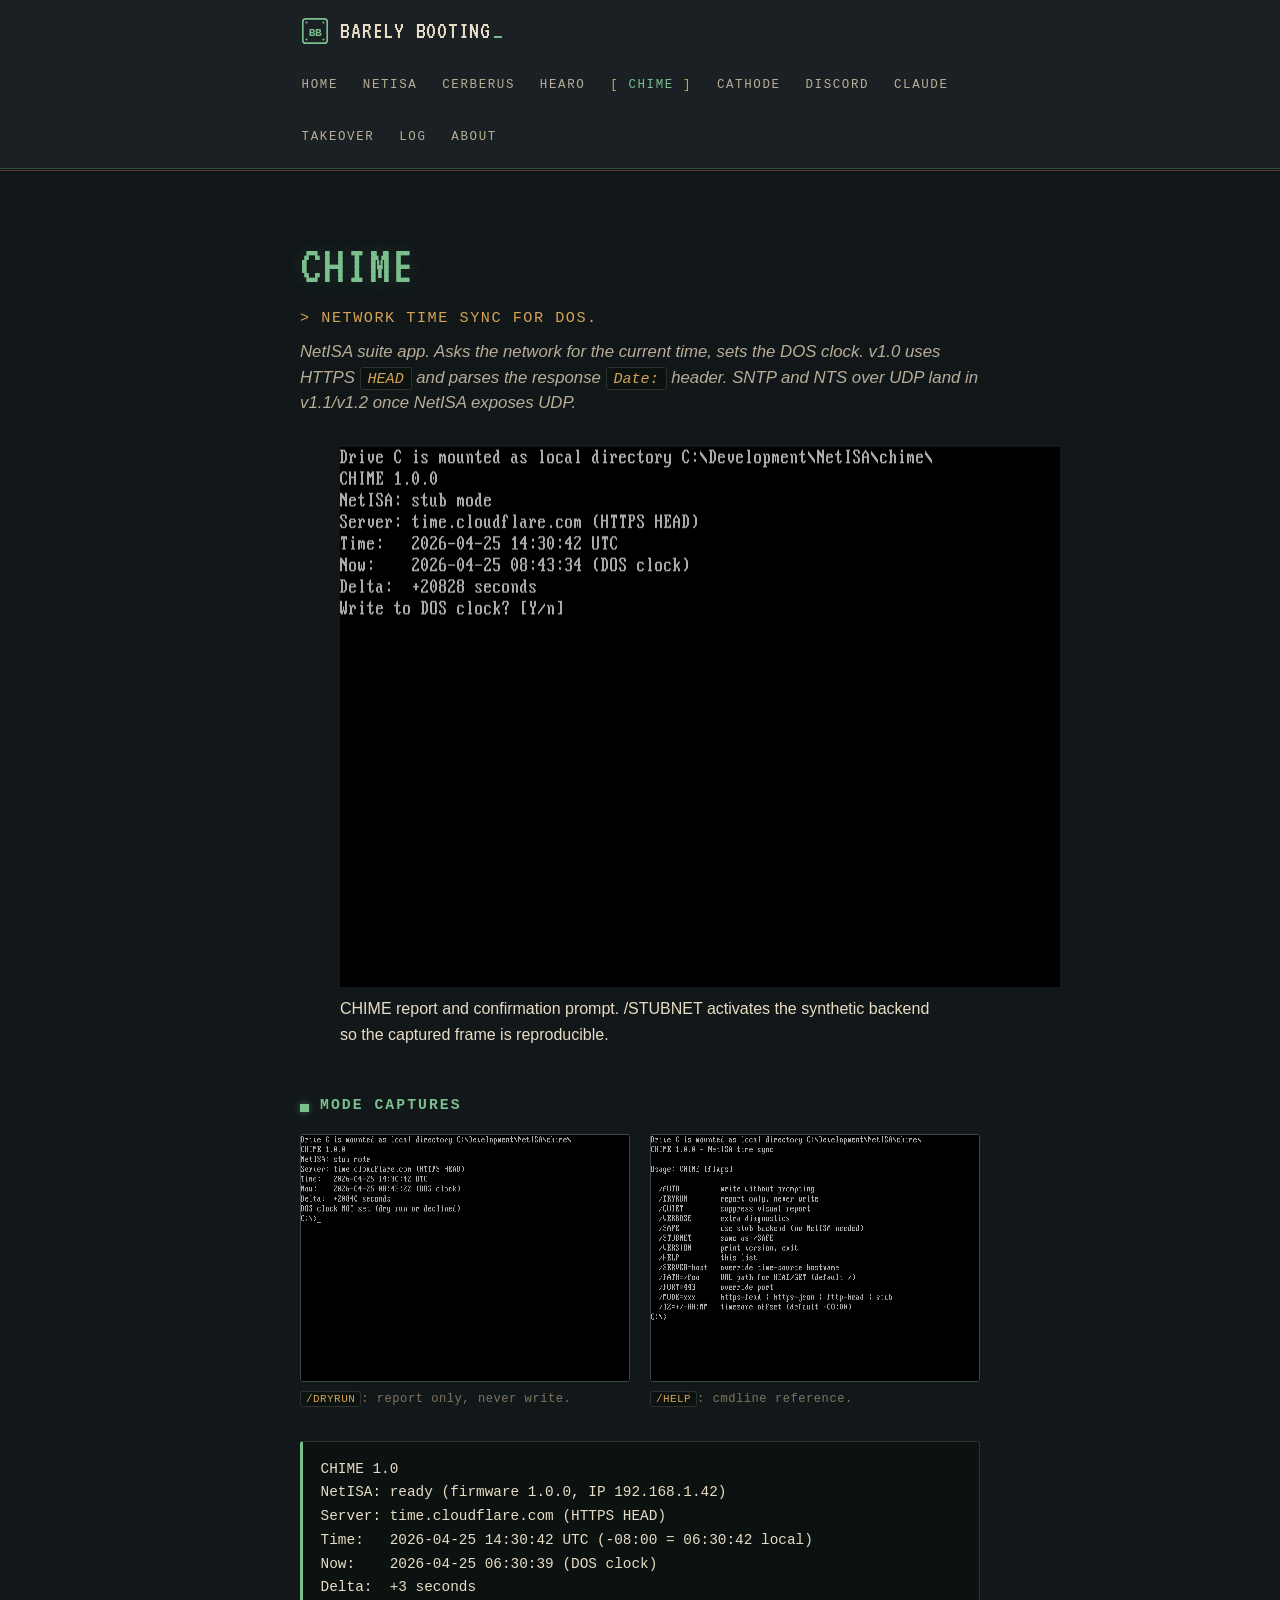
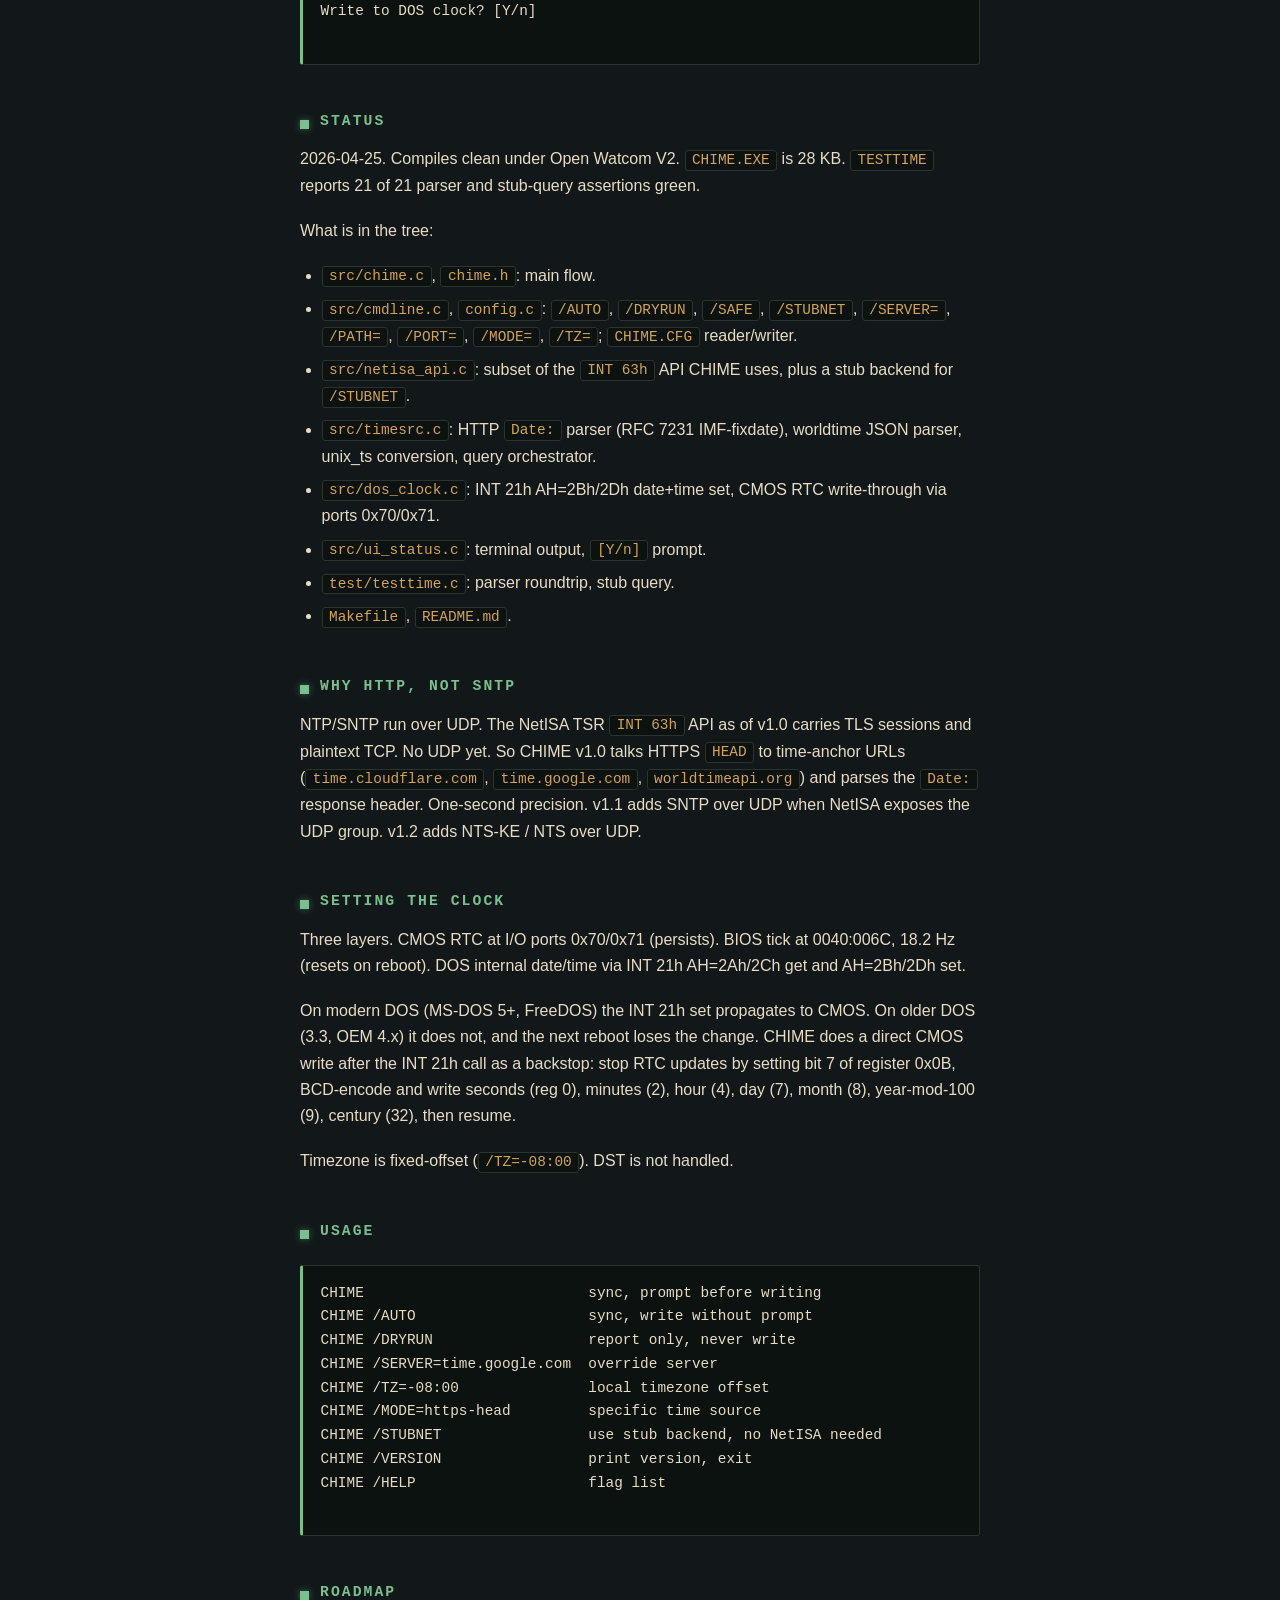
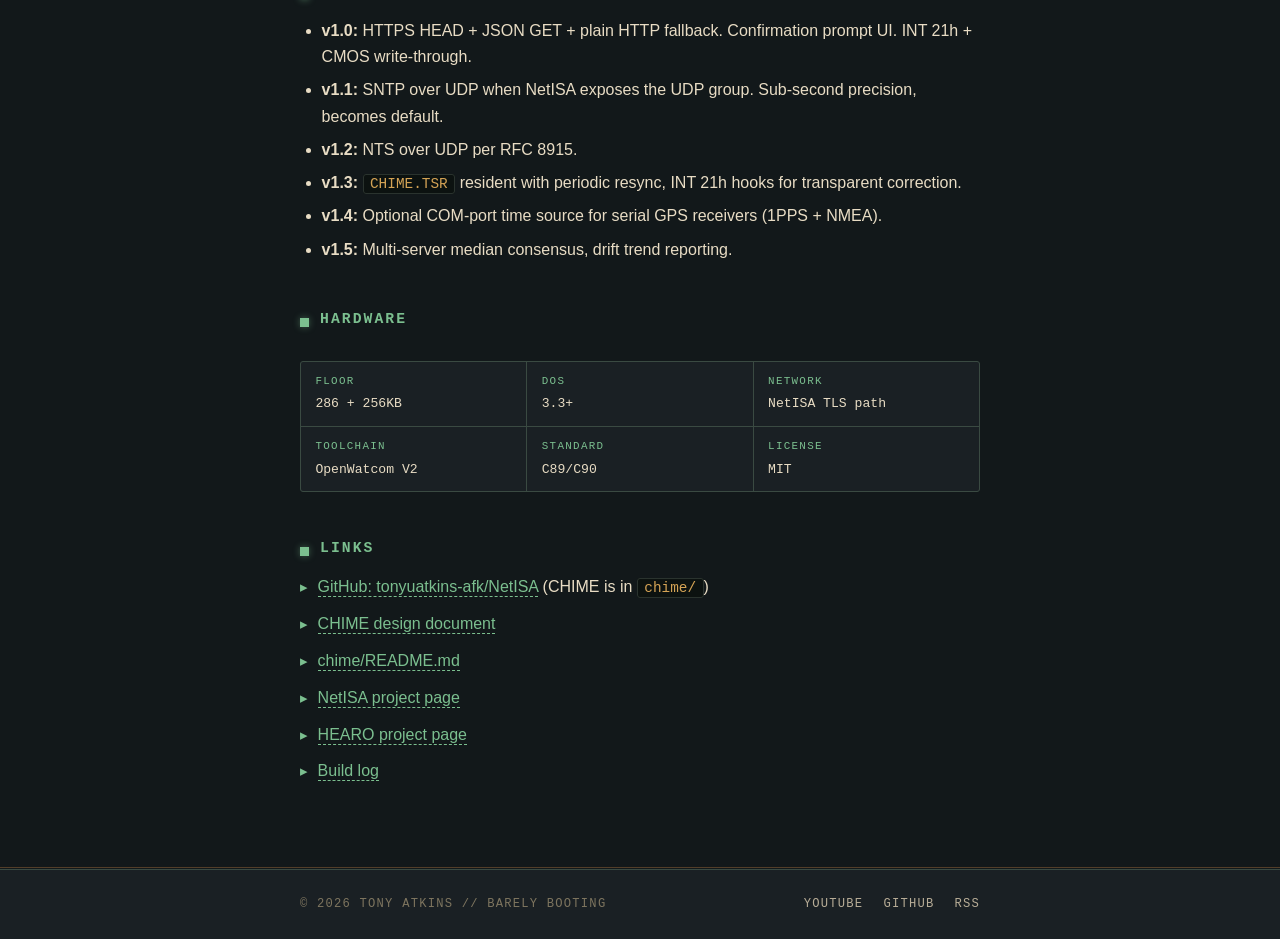
<file: chime.html>
<!DOCTYPE html>
<html lang="en">
<head>
<meta charset="UTF-8">
<meta name="viewport" content="width=device-width, initial-scale=1">
<meta name="theme-color" content="#12181a">
<title>CHIME | Network Time Sync for DOS</title>
<meta name="description" content="CHIME is a network time-sync tool for vintage IBM PC compatibles (286+, DOS 3.3+), part of the NetISA suite. Asks the network for the current time, sets the DOS clock. v1.0 uses HTTPS HEAD with RFC 7231 Date header parsing. SNTP and NTS over UDP arrive in v1.1 once NetISA exposes UDP. INT 21h date+time set with CMOS RTC write-through.">
<meta name="author" content="Tony Atkins">
<meta name="keywords" content="CHIME, DOS time sync, NTP DOS, SNTP, NTS, network time, vintage PC, DOS clock, CMOS RTC, NetISA, HTTPS HEAD, RFC 7231, INT 21h, INT 63h, OpenWatcom, MS-DOS, FreeDOS, DOSBox-X, MIT license, open source, barelybooting.com">
<meta name="robots" content="index, follow">

<link rel="canonical" href="https://barelybooting.com/chime.html">
<link rel="alternate" type="application/rss+xml" title="Barely Booting Build Log" href="/feed.xml">

<meta property="og:title" content="CHIME | Network Time Sync for DOS">
<meta property="og:description" content="Asks the network for the current time, sets the DOS clock. NetISA suite app. Foundation phase done.">
<meta property="og:type" content="article">
<meta property="og:url" content="https://barelybooting.com/chime.html">
<meta property="og:image" content="https://barelybooting.com/img/og-image.png">
<meta property="og:image:alt" content="CHIME network time sync for DOS.">
<meta property="og:site_name" content="Barely Booting">
<meta property="og:locale" content="en_US">

<meta name="twitter:card" content="summary_large_image">
<meta name="twitter:title" content="CHIME | Network Time Sync for DOS">
<meta name="twitter:description" content="Network time sync for DOS. NetISA suite app.">
<meta name="twitter:image" content="https://barelybooting.com/img/og-image.png">

<link rel="icon" href="/favicon.svg" type="image/svg+xml">
<link rel="preconnect" href="https://fonts.googleapis.com">
<link rel="preconnect" href="https://fonts.gstatic.com" crossorigin>
<link rel="stylesheet" href="https://fonts.googleapis.com/css2?family=VT323&display=swap">
<link rel="stylesheet" href="/style.css">

<script type="application/ld+json">
{
  "@context": "https://schema.org",
  "@graph": [
    {
      "@type": "SoftwareApplication",
      "@id": "https://barelybooting.com/chime.html#app",
      "name": "CHIME",
      "description": "A DOS network time-sync tool for IBM PC compatibles (286+, DOS 3.3+), part of the NetISA suite. v1.0 uses HTTPS HEAD against time-anchor URLs, parses the RFC 7231 Date header, and sets the DOS clock via INT 21h with a direct CMOS RTC write-through as backstop.",
      "applicationCategory": "UtilityApplication",
      "operatingSystem": "MS-DOS",
      "softwareVersion": "1.0.0-foundation",
      "author": { "@type": "Person", "name": "Tony Atkins", "url": "https://barelybooting.com/about.html" },
      "license": "https://opensource.org/licenses/MIT",
      "url": "https://barelybooting.com/chime.html",
      "softwareRequirements": "IBM PC/AT or compatible, 80286 or later, 256KB RAM, MS-DOS 3.3+, NetISA card with TLS path",
      "programmingLanguage": "C",
      "codeRepository": "https://github.com/tonyuatkins-afk/NetISA"
    },
    {
      "@type": "BreadcrumbList",
      "itemListElement": [
        { "@type": "ListItem", "position": 1, "name": "Home",  "item": "https://barelybooting.com/" },
        { "@type": "ListItem", "position": 2, "name": "CHIME", "item": "https://barelybooting.com/chime.html" }
      ]
    }
  ]
}
</script>
</head>
<body>

<nav class="site-nav">
    <div class="nav-inner">
        <a href="/" class="brand" aria-label="Barely Booting home">
            <svg xmlns="http://www.w3.org/2000/svg" viewBox="0 0 32 32" width="30" height="30" aria-hidden="true" focusable="false">
                <rect x="3" y="3" width="26" height="26" rx="3" fill="none" stroke="currentColor" stroke-width="1.75"/>
                <circle cx="7" cy="7" r="1.1" fill="currentColor"/>
                <circle cx="25" cy="7" r="1.1" fill="currentColor"/>
                <circle cx="7" cy="25" r="1.1" fill="currentColor"/>
                <circle cx="25" cy="25" r="1.1" fill="currentColor"/>
                <text x="16" y="21" font-family="'Courier New', ui-monospace, monospace" font-size="12" font-weight="bold" fill="currentColor" text-anchor="middle" letter-spacing="-0.5">BB</text>
            </svg>
            <span>BARELY BOOTING<span class="cursor">_</span></span>
        </a>
        <div class="nav-links">
            <a href="/">Home</a>
            <a href="/netisa.html">NetISA</a>
            <a href="/cerberus.html">CERBERUS</a>
            <a href="/hearo.html">HEARO</a>
            <a href="/chime.html" class="active">CHIME</a>
            <a href="/cathode.html">CATHODE</a>
            <a href="/discord.html">DISCORD</a>
            <a href="/claude.html">CLAUDE</a>
            <a href="/takeover.html">TAKEOVER</a>
            <a href="/log.html">Log</a>
            <a href="/about.html">About</a>
        </div>
    </div>
</nav>

<main>
    <h1>CHIME</h1>
    <p class="tagline">&gt; Network time sync for DOS.</p>
    <p class="subtitle">NetISA suite app. Asks the network for the current time, sets the DOS clock. v1.0 uses HTTPS <code>HEAD</code> and parses the response <code>Date:</code> header. SNTP and NTS over UDP land in v1.1/v1.2 once NetISA exposes UDP.</p>

    <figure>
        <img src="/img/chime-prompt.png" alt="CHIME 1.0 running in DOSBox-X with the /STUBNET flag. White-on-black terminal output reads: CHIME 1.0.0; NetISA: stub mode; Server: time.cloudflare.com (HTTPS HEAD); Time: 2026-04-25 14:30:42 UTC; Now: 2026-04-25 08:06:28 (DOS clock); Delta: +23054 seconds; Write to DOS clock? [Y/n]." width="720" height="540">
        <figcaption>CHIME report and confirmation prompt. /STUBNET activates the synthetic backend so the captured frame is reproducible.</figcaption>
    </figure>

    <h2>Mode captures</h2>

    <div class="hero-screenshots">
        <figure>
            <img src="/img/chime-prompt-dryrun.png" alt="CHIME with /STUBNET /DRYRUN: same report as the default, but the tail line reads 'DOS clock NOT set (dry run or declined)' and the program returns to the DOS prompt without writing." width="720" height="540">
            <figcaption><code>/DRYRUN</code>: report only, never write.</figcaption>
        </figure>
        <figure>
            <img src="/img/chime-prompt-help.png" alt="CHIME /HELP: prints the flag reference. Lists /AUTO, /DRYRUN, /QUIET, /VERBOSE, /SAFE, /STUBNET, /VERSION, /HELP, /SERVER=host, /PATH=/foo, /PORT=443, /MODE=xxx, /TZ=+/-HH:MM, each with a short description." width="720" height="540">
            <figcaption><code>/HELP</code>: cmdline reference.</figcaption>
        </figure>
    </div>

    <pre class="ascii-art" aria-hidden="true">
CHIME 1.0
NetISA: ready (firmware 1.0.0, IP 192.168.1.42)
Server: time.cloudflare.com (HTTPS HEAD)
Time:   2026-04-25 14:30:42 UTC (-08:00 = 06:30:42 local)
Now:    2026-04-25 06:30:39 (DOS clock)
Delta:  +3 seconds
Write to DOS clock? [Y/n]
    </pre>

    <h2>Status</h2>

    <p>2026-04-25. Compiles clean under Open Watcom V2. <code>CHIME.EXE</code> is 28 KB. <code>TESTTIME</code> reports 21 of 21 parser and stub-query assertions green.</p>

    <p>What is in the tree:</p>
    <ul>
        <li><code>src/chime.c</code>, <code>chime.h</code>: main flow.</li>
        <li><code>src/cmdline.c</code>, <code>config.c</code>: <code>/AUTO</code>, <code>/DRYRUN</code>, <code>/SAFE</code>, <code>/STUBNET</code>, <code>/SERVER=</code>, <code>/PATH=</code>, <code>/PORT=</code>, <code>/MODE=</code>, <code>/TZ=</code>; <code>CHIME.CFG</code> reader/writer.</li>
        <li><code>src/netisa_api.c</code>: subset of the <code>INT 63h</code> API CHIME uses, plus a stub backend for <code>/STUBNET</code>.</li>
        <li><code>src/timesrc.c</code>: HTTP <code>Date:</code> parser (RFC 7231 IMF-fixdate), worldtime JSON parser, unix_ts conversion, query orchestrator.</li>
        <li><code>src/dos_clock.c</code>: INT 21h AH=2Bh/2Dh date+time set, CMOS RTC write-through via ports 0x70/0x71.</li>
        <li><code>src/ui_status.c</code>: terminal output, <code>[Y/n]</code> prompt.</li>
        <li><code>test/testtime.c</code>: parser roundtrip, stub query.</li>
        <li><code>Makefile</code>, <code>README.md</code>.</li>
    </ul>

    <h2>Why HTTP, not SNTP</h2>

    <p>NTP/SNTP run over UDP. The NetISA TSR <code>INT 63h</code> API as of v1.0 carries TLS sessions and plaintext TCP. No UDP yet. So CHIME v1.0 talks HTTPS <code>HEAD</code> to time-anchor URLs (<code>time.cloudflare.com</code>, <code>time.google.com</code>, <code>worldtimeapi.org</code>) and parses the <code>Date:</code> response header. One-second precision. v1.1 adds SNTP over UDP when NetISA exposes the UDP group. v1.2 adds NTS-KE / NTS over UDP.</p>

    <h2>Setting the clock</h2>

    <p>Three layers. CMOS RTC at I/O ports 0x70/0x71 (persists). BIOS tick at 0040:006C, 18.2 Hz (resets on reboot). DOS internal date/time via INT 21h AH=2Ah/2Ch get and AH=2Bh/2Dh set.</p>

    <p>On modern DOS (MS-DOS 5+, FreeDOS) the INT 21h set propagates to CMOS. On older DOS (3.3, OEM 4.x) it does not, and the next reboot loses the change. CHIME does a direct CMOS write after the INT 21h call as a backstop: stop RTC updates by setting bit 7 of register 0x0B, BCD-encode and write seconds (reg 0), minutes (2), hour (4), day (7), month (8), year-mod-100 (9), century (32), then resume.</p>

    <p>Timezone is fixed-offset (<code>/TZ=-08:00</code>). DST is not handled.</p>

    <h2>Usage</h2>

    <pre class="ascii-art" aria-hidden="true">
CHIME                          sync, prompt before writing
CHIME /AUTO                    sync, write without prompt
CHIME /DRYRUN                  report only, never write
CHIME /SERVER=time.google.com  override server
CHIME /TZ=-08:00               local timezone offset
CHIME /MODE=https-head         specific time source
CHIME /STUBNET                 use stub backend, no NetISA needed
CHIME /VERSION                 print version, exit
CHIME /HELP                    flag list
    </pre>

    <h2>Roadmap</h2>

    <ul>
        <li><strong>v1.0:</strong> HTTPS HEAD + JSON GET + plain HTTP fallback. Confirmation prompt UI. INT 21h + CMOS write-through.</li>
        <li><strong>v1.1:</strong> SNTP over UDP when NetISA exposes the UDP group. Sub-second precision, becomes default.</li>
        <li><strong>v1.2:</strong> NTS over UDP per RFC 8915.</li>
        <li><strong>v1.3:</strong> <code>CHIME.TSR</code> resident with periodic resync, INT 21h hooks for transparent correction.</li>
        <li><strong>v1.4:</strong> Optional COM-port time source for serial GPS receivers (1PPS + NMEA).</li>
        <li><strong>v1.5:</strong> Multi-server median consensus, drift trend reporting.</li>
    </ul>

    <h2>Hardware</h2>

    <div class="specs-strip">
        <div class="spec-item"><span class="spec-label">Floor</span><span class="spec-value">286 + 256KB</span></div>
        <div class="spec-item"><span class="spec-label">DOS</span><span class="spec-value">3.3+</span></div>
        <div class="spec-item"><span class="spec-label">Network</span><span class="spec-value">NetISA TLS path</span></div>
        <div class="spec-item"><span class="spec-label">Toolchain</span><span class="spec-value">OpenWatcom V2</span></div>
        <div class="spec-item"><span class="spec-label">Standard</span><span class="spec-value">C89/C90</span></div>
        <div class="spec-item"><span class="spec-label">License</span><span class="spec-value">MIT</span></div>
    </div>

    <h2>Links</h2>
    <ul class="link-list">
        <li><a href="https://github.com/tonyuatkins-afk/NetISA" rel="noopener">GitHub: tonyuatkins-afk/NetISA</a> (CHIME is in <code>chime/</code>)</li>
        <li><a href="https://github.com/tonyuatkins-afk/NetISA/blob/main/docs/chime-design.md" rel="noopener">CHIME design document</a></li>
        <li><a href="https://github.com/tonyuatkins-afk/NetISA/blob/main/chime/README.md" rel="noopener">chime/README.md</a></li>
        <li><a href="/netisa.html">NetISA project page</a></li>
        <li><a href="/hearo.html">HEARO project page</a></li>
        <li><a href="/log.html">Build log</a></li>
    </ul>
</main>

<footer class="site-footer">
    <div class="footer-inner">
        <div class="copyright">&copy; 2026 Tony Atkins // Barely Booting</div>
        <div class="footer-links">
            <a href="https://www.youtube.com/@BarelyBooting" rel="noopener">YouTube</a>
            <a href="https://github.com/tonyuatkins-afk" rel="noopener">GitHub</a>
            <a href="/feed.xml">RSS</a>
        </div>
    </div>
</footer>

</body>
</html>
</file>
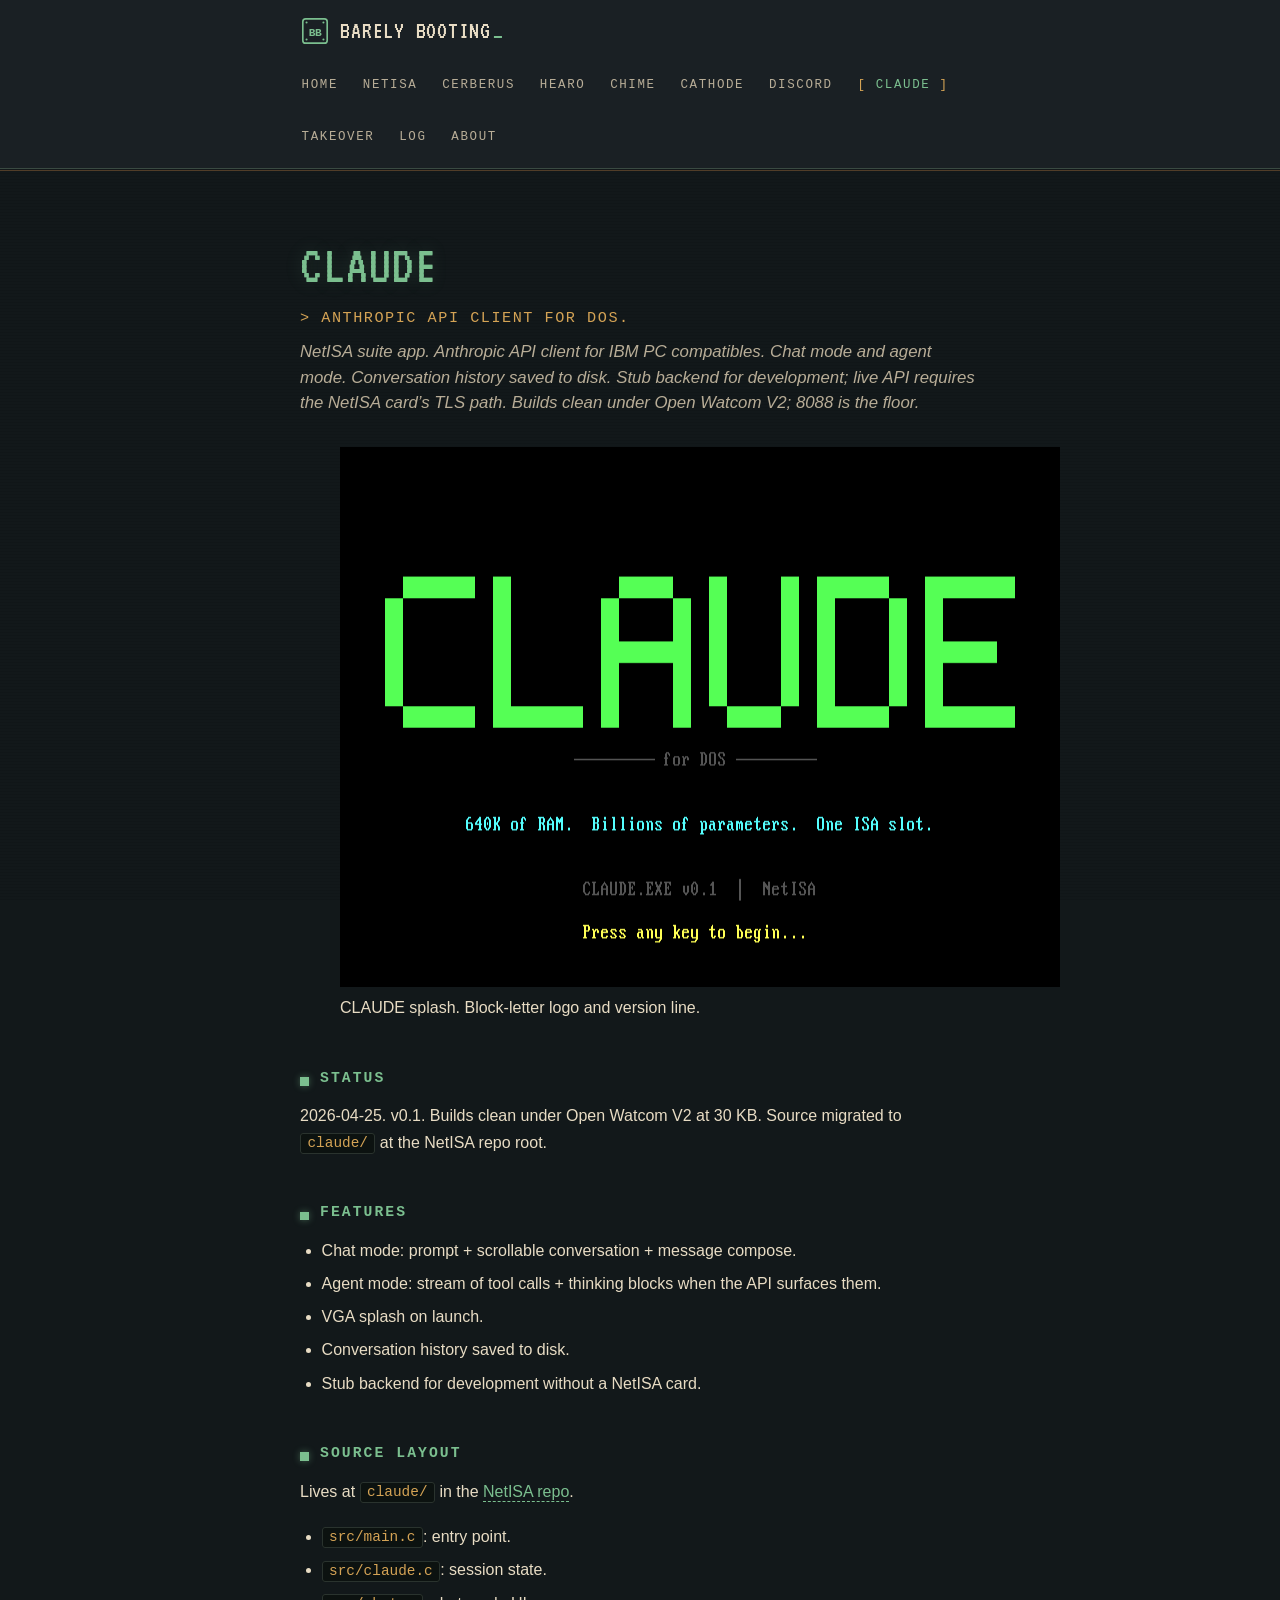
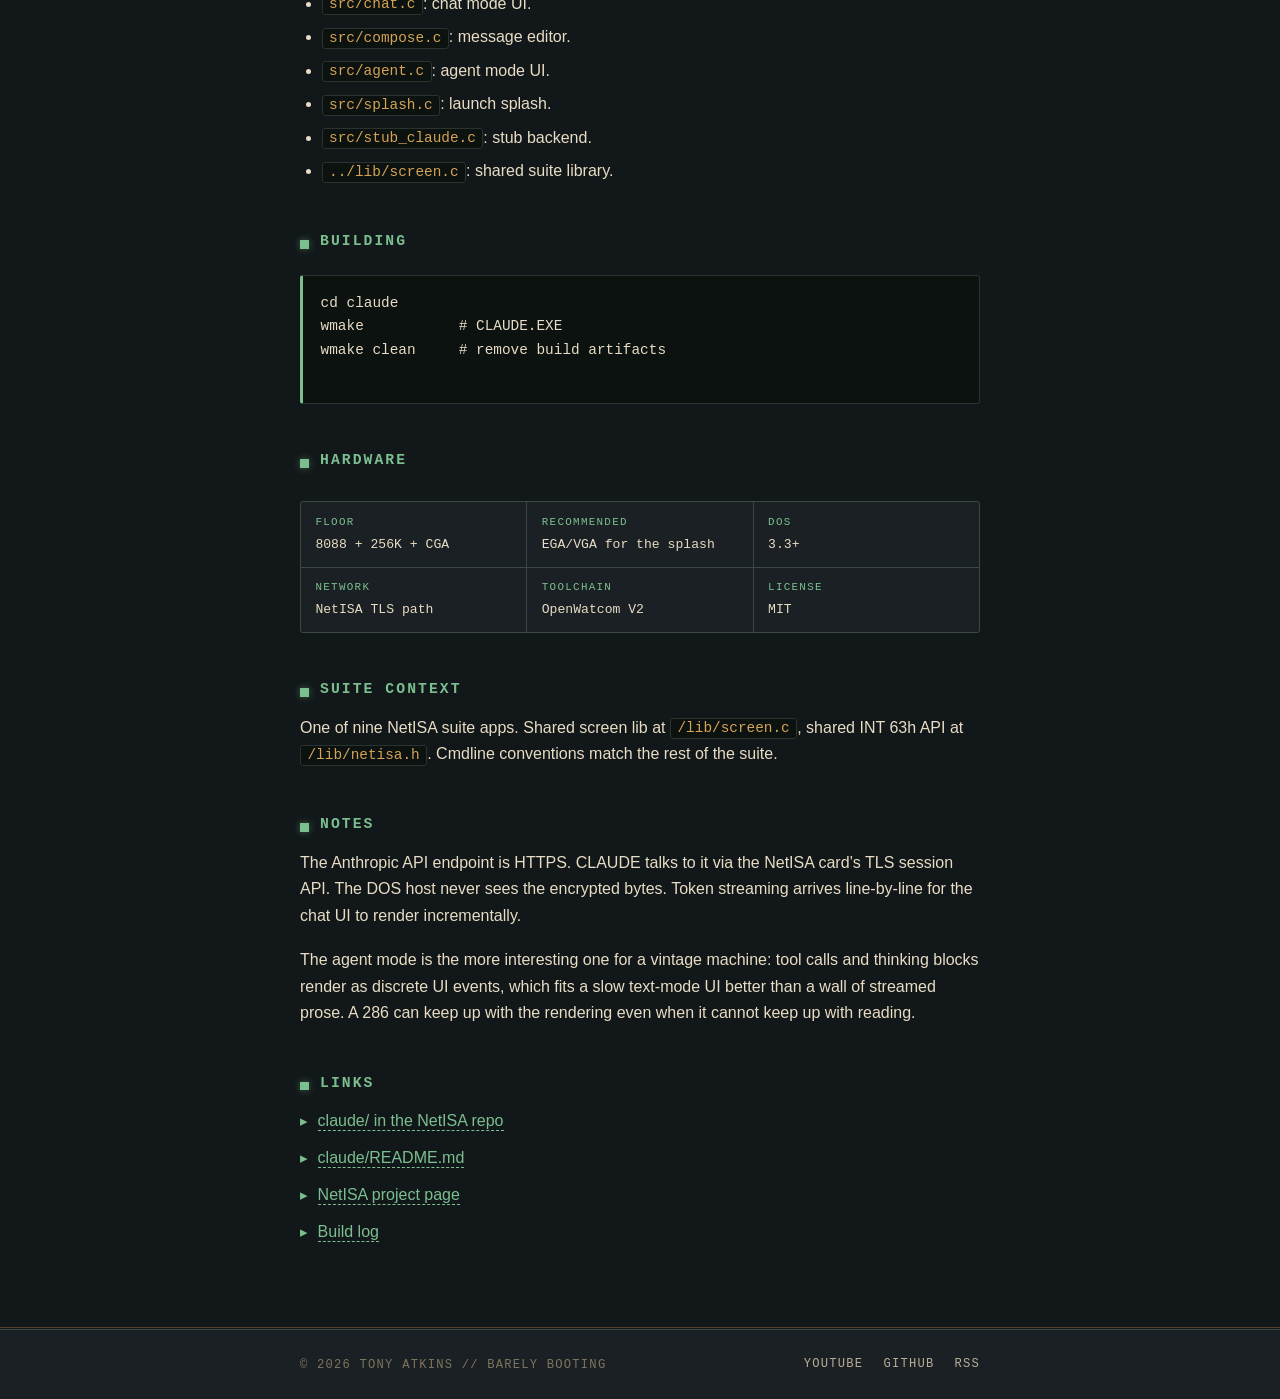
<file: claude.html>
<!DOCTYPE html>
<html lang="en">
<head>
<meta charset="UTF-8">
<meta name="viewport" content="width=device-width, initial-scale=1">
<meta name="theme-color" content="#12181a">
<title>CLAUDE | Anthropic API Client for DOS</title>
<meta name="description" content="CLAUDE is an Anthropic API client for IBM PC compatibles (8088+, DOS 3.3+), part of the NetISA suite. Chat mode and agent mode with tool calls, conversation history, VGA splash. Stub backend for development; live API requires the NetISA card's TLS path. Builds clean under Open Watcom V2.">
<meta name="author" content="Tony Atkins">
<meta name="keywords" content="CLAUDE DOS, Anthropic API DOS, AI client DOS, vintage PC AI, NetISA, OpenWatcom, MS-DOS, FreeDOS, MIT license, open source, barelybooting.com">
<meta name="robots" content="index, follow">

<link rel="canonical" href="https://barelybooting.com/claude.html">
<link rel="alternate" type="application/rss+xml" title="Barely Booting Build Log" href="/feed.xml">

<meta property="og:title" content="CLAUDE | Anthropic API Client for DOS">
<meta property="og:description" content="An Anthropic API client for vintage DOS PCs. Chat and agent modes. 640K of RAM. Billions of parameters. One ISA slot.">
<meta property="og:type" content="article">
<meta property="og:url" content="https://barelybooting.com/claude.html">
<meta property="og:image" content="https://barelybooting.com/img/claude-main.png">
<meta property="og:image:alt" content="CLAUDE splash screen running in DOSBox-X.">
<meta property="og:site_name" content="Barely Booting">
<meta property="og:locale" content="en_US">

<meta name="twitter:card" content="summary_large_image">
<meta name="twitter:title" content="CLAUDE | Anthropic API Client for DOS">
<meta name="twitter:description" content="Anthropic API client for vintage DOS PCs. NetISA suite app.">
<meta name="twitter:image" content="https://barelybooting.com/img/claude-main.png">

<link rel="icon" href="/favicon.svg" type="image/svg+xml">
<link rel="preconnect" href="https://fonts.googleapis.com">
<link rel="preconnect" href="https://fonts.gstatic.com" crossorigin>
<link rel="stylesheet" href="https://fonts.googleapis.com/css2?family=VT323&display=swap">
<link rel="stylesheet" href="/style.css">

<script type="application/ld+json">
{
  "@context": "https://schema.org",
  "@graph": [
    {
      "@type": "SoftwareApplication",
      "@id": "https://barelybooting.com/claude.html#app",
      "name": "CLAUDE",
      "description": "An Anthropic API client for IBM PC compatibles (8088+, DOS 3.3+). Part of the NetISA suite. Chat mode and agent mode with tool calls and thinking blocks. Conversation history saved to disk. VGA splash on launch. Stub backend ships for development without the NetISA card.",
      "applicationCategory": "DeveloperApplication",
      "operatingSystem": "MS-DOS",
      "softwareVersion": "0.1",
      "author": { "@type": "Person", "name": "Tony Atkins", "url": "https://barelybooting.com/about.html" },
      "license": "https://opensource.org/licenses/MIT",
      "url": "https://barelybooting.com/claude.html",
      "softwareRequirements": "IBM PC/XT/AT or compatible, 8088 or later, 256 KB RAM, MS-DOS 3.3+, NetISA card with TLS path for live API",
      "programmingLanguage": "C",
      "codeRepository": "https://github.com/tonyuatkins-afk/NetISA"
    },
    {
      "@type": "BreadcrumbList",
      "itemListElement": [
        { "@type": "ListItem", "position": 1, "name": "Home",   "item": "https://barelybooting.com/" },
        { "@type": "ListItem", "position": 2, "name": "CLAUDE", "item": "https://barelybooting.com/claude.html" }
      ]
    }
  ]
}
</script>
</head>
<body>

<nav class="site-nav">
    <div class="nav-inner">
        <a href="/" class="brand" aria-label="Barely Booting home">
            <svg xmlns="http://www.w3.org/2000/svg" viewBox="0 0 32 32" width="30" height="30" aria-hidden="true" focusable="false">
                <rect x="3" y="3" width="26" height="26" rx="3" fill="none" stroke="currentColor" stroke-width="1.75"/>
                <circle cx="7" cy="7" r="1.1" fill="currentColor"/>
                <circle cx="25" cy="7" r="1.1" fill="currentColor"/>
                <circle cx="7" cy="25" r="1.1" fill="currentColor"/>
                <circle cx="25" cy="25" r="1.1" fill="currentColor"/>
                <text x="16" y="21" font-family="'Courier New', ui-monospace, monospace" font-size="12" font-weight="bold" fill="currentColor" text-anchor="middle" letter-spacing="-0.5">BB</text>
            </svg>
            <span>BARELY BOOTING<span class="cursor">_</span></span>
        </a>
        <div class="nav-links">
            <a href="/">Home</a>
            <a href="/netisa.html">NetISA</a>
            <a href="/cerberus.html">CERBERUS</a>
            <a href="/hearo.html">HEARO</a>
            <a href="/chime.html">CHIME</a>
            <a href="/cathode.html">CATHODE</a>
            <a href="/discord.html">DISCORD</a>
            <a href="/claude.html" class="active">CLAUDE</a>
            <a href="/takeover.html">TAKEOVER</a>
            <a href="/log.html">Log</a>
            <a href="/about.html">About</a>
        </div>
    </div>
</nav>

<main>
    <h1>CLAUDE</h1>
    <p class="tagline">&gt; Anthropic API client for DOS.</p>
    <p class="subtitle">NetISA suite app. Anthropic API client for IBM PC compatibles. Chat mode and agent mode. Conversation history saved to disk. Stub backend for development; live API requires the NetISA card&rsquo;s TLS path. Builds clean under Open Watcom V2; 8088 is the floor.</p>

    <figure>
        <img src="/img/claude-main.png" alt="CLAUDE splash screen in DOSBox-X. Big green block-letter CLAUDE logo. 'for DOS' subtitle below the logo. Tagline in cyan: '640K of RAM. Billions of parameters. One ISA slot.' Version line: 'CLAUDE.EXE v0.1 | NetISA'. 'Press any key to begin...' prompt in yellow at the bottom." width="720" height="540">
        <figcaption>CLAUDE splash. Block-letter logo and version line.</figcaption>
    </figure>

    <h2>Status</h2>

    <p>2026-04-25. v0.1. Builds clean under Open Watcom V2 at 30 KB. Source migrated to <code>claude/</code> at the NetISA repo root.</p>

    <h2>Features</h2>

    <ul>
        <li>Chat mode: prompt + scrollable conversation + message compose.</li>
        <li>Agent mode: stream of tool calls + thinking blocks when the API surfaces them.</li>
        <li>VGA splash on launch.</li>
        <li>Conversation history saved to disk.</li>
        <li>Stub backend for development without a NetISA card.</li>
    </ul>

    <h2>Source layout</h2>

    <p>Lives at <code>claude/</code> in the <a href="https://github.com/tonyuatkins-afk/NetISA" rel="noopener">NetISA repo</a>.</p>

    <ul>
        <li><code>src/main.c</code>: entry point.</li>
        <li><code>src/claude.c</code>: session state.</li>
        <li><code>src/chat.c</code>: chat mode UI.</li>
        <li><code>src/compose.c</code>: message editor.</li>
        <li><code>src/agent.c</code>: agent mode UI.</li>
        <li><code>src/splash.c</code>: launch splash.</li>
        <li><code>src/stub_claude.c</code>: stub backend.</li>
        <li><code>../lib/screen.c</code>: shared suite library.</li>
    </ul>

    <h2>Building</h2>

    <pre class="ascii-art" aria-hidden="true">
cd claude
wmake           # CLAUDE.EXE
wmake clean     # remove build artifacts
    </pre>

    <h2>Hardware</h2>

    <div class="specs-strip">
        <div class="spec-item"><span class="spec-label">Floor</span><span class="spec-value">8088 + 256K + CGA</span></div>
        <div class="spec-item"><span class="spec-label">Recommended</span><span class="spec-value">EGA/VGA for the splash</span></div>
        <div class="spec-item"><span class="spec-label">DOS</span><span class="spec-value">3.3+</span></div>
        <div class="spec-item"><span class="spec-label">Network</span><span class="spec-value">NetISA TLS path</span></div>
        <div class="spec-item"><span class="spec-label">Toolchain</span><span class="spec-value">OpenWatcom V2</span></div>
        <div class="spec-item"><span class="spec-label">License</span><span class="spec-value">MIT</span></div>
    </div>

    <h2>Suite context</h2>

    <p>One of nine NetISA suite apps. Shared screen lib at <code>/lib/screen.c</code>, shared INT 63h API at <code>/lib/netisa.h</code>. Cmdline conventions match the rest of the suite.</p>

    <h2>Notes</h2>

    <p>The Anthropic API endpoint is HTTPS. CLAUDE talks to it via the NetISA card&rsquo;s TLS session API. The DOS host never sees the encrypted bytes. Token streaming arrives line-by-line for the chat UI to render incrementally.</p>

    <p>The agent mode is the more interesting one for a vintage machine: tool calls and thinking blocks render as discrete UI events, which fits a slow text-mode UI better than a wall of streamed prose. A 286 can keep up with the rendering even when it cannot keep up with reading.</p>

    <h2>Links</h2>
    <ul class="link-list">
        <li><a href="https://github.com/tonyuatkins-afk/NetISA/tree/main/claude" rel="noopener">claude/ in the NetISA repo</a></li>
        <li><a href="https://github.com/tonyuatkins-afk/NetISA/blob/main/claude/README.md" rel="noopener">claude/README.md</a></li>
        <li><a href="/netisa.html">NetISA project page</a></li>
        <li><a href="/log.html">Build log</a></li>
    </ul>
</main>

<footer class="site-footer">
    <div class="footer-inner">
        <div class="copyright">&copy; 2026 Tony Atkins // Barely Booting</div>
        <div class="footer-links">
            <a href="https://www.youtube.com/@BarelyBooting" rel="noopener">YouTube</a>
            <a href="https://github.com/tonyuatkins-afk" rel="noopener">GitHub</a>
            <a href="/feed.xml">RSS</a>
        </div>
    </div>
</footer>

</body>
</html>
</file>
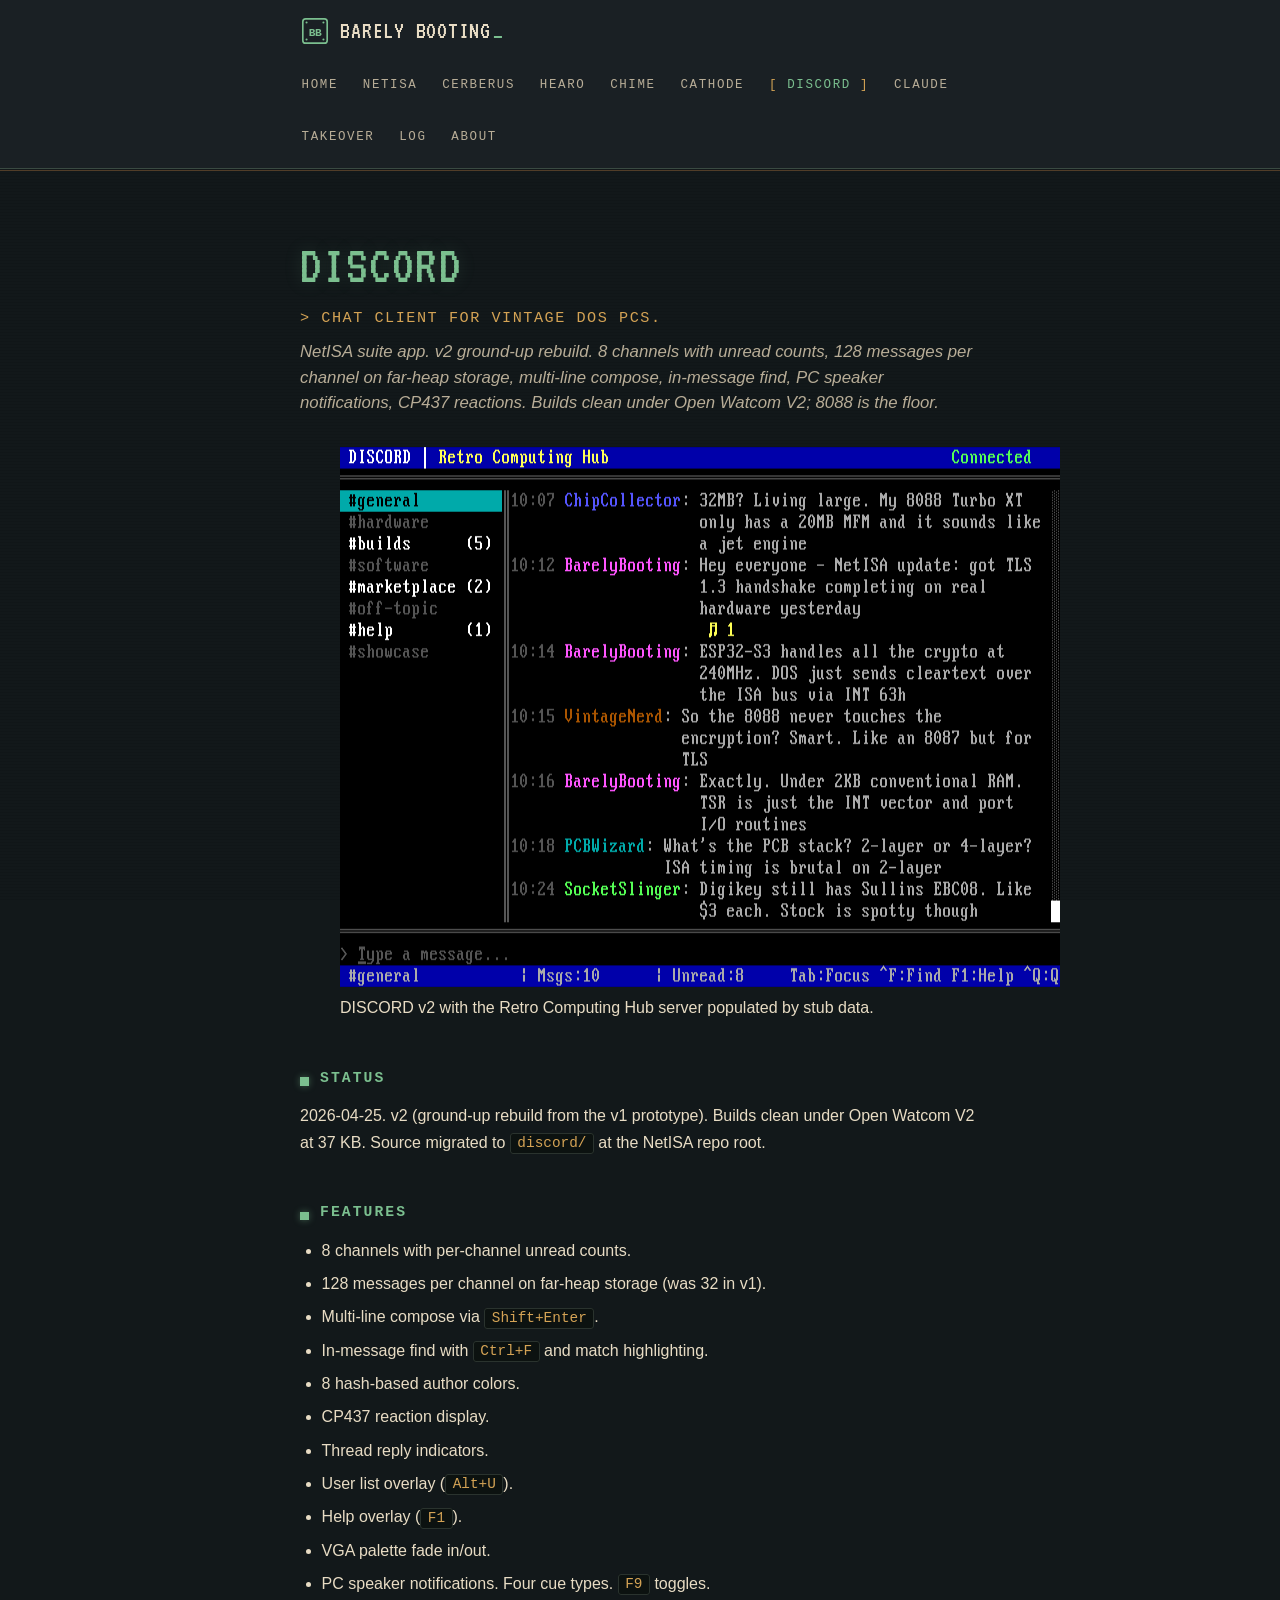
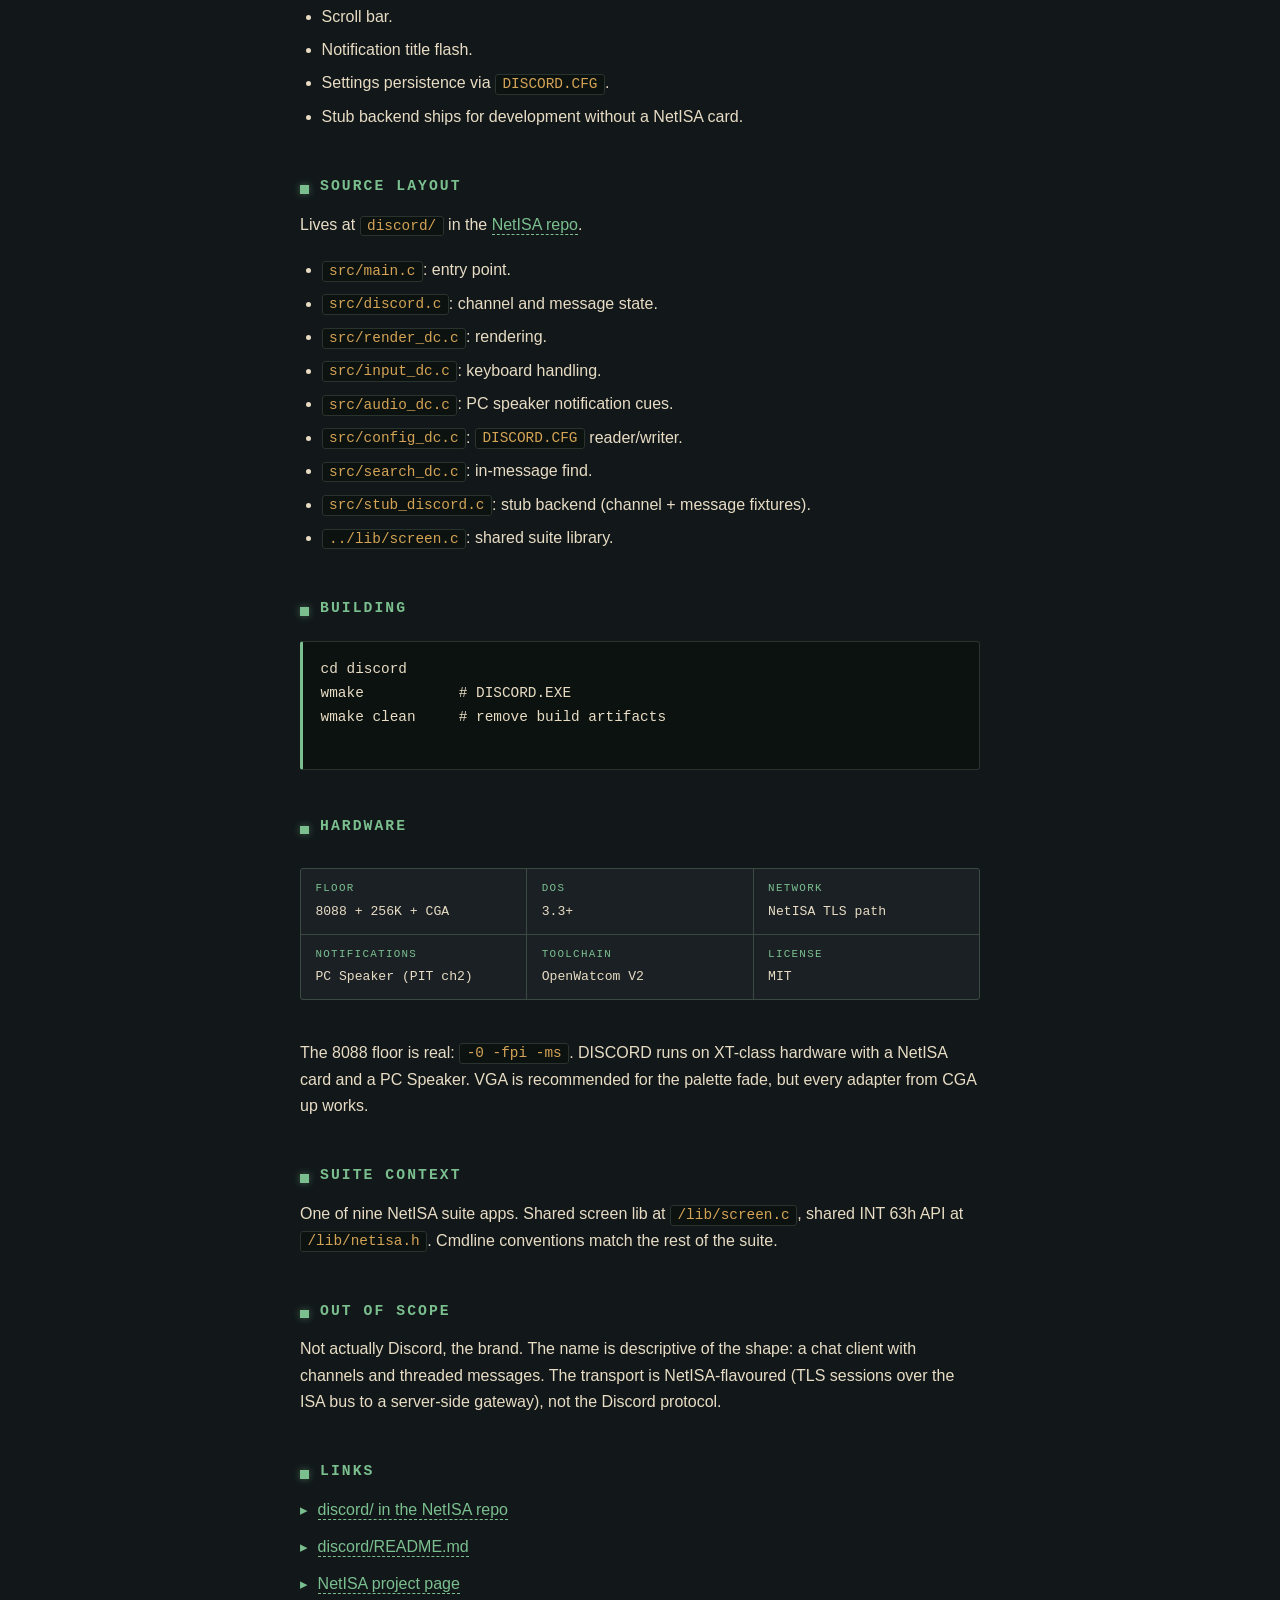
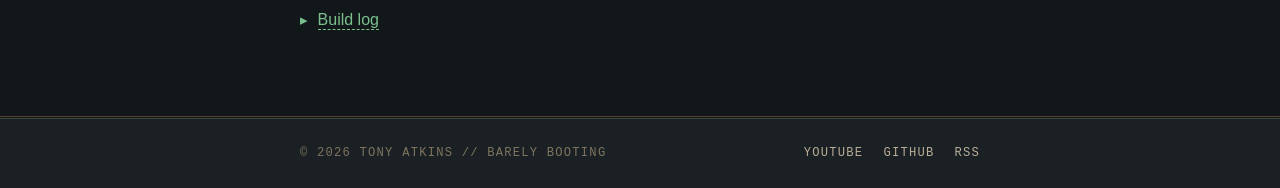
<file: discord.html>
<!DOCTYPE html>
<html lang="en">
<head>
<meta charset="UTF-8">
<meta name="viewport" content="width=device-width, initial-scale=1">
<meta name="theme-color" content="#12181a">
<title>DISCORD | Chat Client for DOS</title>
<meta name="description" content="DISCORD is a chat client for IBM PC compatibles (8088+, DOS 3.3+), part of the NetISA suite. v2 ground-up rebuild with 8 channels, 128 messages per channel on far-heap storage, multi-line compose, in-message find, PC speaker notifications, CP437 reactions, persistent settings. Builds clean under Open Watcom V2.">
<meta name="author" content="Tony Atkins">
<meta name="keywords" content="DISCORD DOS, chat client DOS, vintage PC chat, NetISA, OpenWatcom, MS-DOS, FreeDOS, PC speaker notification, MIT license, open source, barelybooting.com">
<meta name="robots" content="index, follow">

<link rel="canonical" href="https://barelybooting.com/discord.html">
<link rel="alternate" type="application/rss+xml" title="Barely Booting Build Log" href="/feed.xml">

<meta property="og:title" content="DISCORD | Chat Client for DOS">
<meta property="og:description" content="A chat client for vintage DOS PCs. v2 ground-up rebuild. 8 channels, message history, in-thread find, PC speaker notifications.">
<meta property="og:type" content="article">
<meta property="og:url" content="https://barelybooting.com/discord.html">
<meta property="og:image" content="https://barelybooting.com/img/discord-main.png">
<meta property="og:image:alt" content="DISCORD chat client running in DOSBox-X.">
<meta property="og:site_name" content="Barely Booting">
<meta property="og:locale" content="en_US">

<meta name="twitter:card" content="summary_large_image">
<meta name="twitter:title" content="DISCORD | Chat Client for DOS">
<meta name="twitter:description" content="Chat client for vintage DOS PCs. NetISA suite app.">
<meta name="twitter:image" content="https://barelybooting.com/img/discord-main.png">

<link rel="icon" href="/favicon.svg" type="image/svg+xml">
<link rel="preconnect" href="https://fonts.googleapis.com">
<link rel="preconnect" href="https://fonts.gstatic.com" crossorigin>
<link rel="stylesheet" href="https://fonts.googleapis.com/css2?family=VT323&display=swap">
<link rel="stylesheet" href="/style.css">

<script type="application/ld+json">
{
  "@context": "https://schema.org",
  "@graph": [
    {
      "@type": "SoftwareApplication",
      "@id": "https://barelybooting.com/discord.html#app",
      "name": "DISCORD",
      "description": "A chat client for IBM PC compatibles (8088+, DOS 3.3+). Part of the NetISA suite. v2 ground-up rebuild with 8 channels, 128 messages per channel on far-heap storage, multi-line compose, in-message find with match highlighting, PC speaker notifications, CP437 reaction display, persistent settings via DISCORD.CFG.",
      "applicationCategory": "CommunicationApplication",
      "operatingSystem": "MS-DOS",
      "softwareVersion": "2.0",
      "author": { "@type": "Person", "name": "Tony Atkins", "url": "https://barelybooting.com/about.html" },
      "license": "https://opensource.org/licenses/MIT",
      "url": "https://barelybooting.com/discord.html",
      "softwareRequirements": "IBM PC/XT/AT or compatible, 8088 or later, 256 KB RAM, MS-DOS 3.3+",
      "programmingLanguage": "C",
      "codeRepository": "https://github.com/tonyuatkins-afk/NetISA"
    },
    {
      "@type": "BreadcrumbList",
      "itemListElement": [
        { "@type": "ListItem", "position": 1, "name": "Home",    "item": "https://barelybooting.com/" },
        { "@type": "ListItem", "position": 2, "name": "DISCORD", "item": "https://barelybooting.com/discord.html" }
      ]
    }
  ]
}
</script>
</head>
<body>

<nav class="site-nav">
    <div class="nav-inner">
        <a href="/" class="brand" aria-label="Barely Booting home">
            <svg xmlns="http://www.w3.org/2000/svg" viewBox="0 0 32 32" width="30" height="30" aria-hidden="true" focusable="false">
                <rect x="3" y="3" width="26" height="26" rx="3" fill="none" stroke="currentColor" stroke-width="1.75"/>
                <circle cx="7" cy="7" r="1.1" fill="currentColor"/>
                <circle cx="25" cy="7" r="1.1" fill="currentColor"/>
                <circle cx="7" cy="25" r="1.1" fill="currentColor"/>
                <circle cx="25" cy="25" r="1.1" fill="currentColor"/>
                <text x="16" y="21" font-family="'Courier New', ui-monospace, monospace" font-size="12" font-weight="bold" fill="currentColor" text-anchor="middle" letter-spacing="-0.5">BB</text>
            </svg>
            <span>BARELY BOOTING<span class="cursor">_</span></span>
        </a>
        <div class="nav-links">
            <a href="/">Home</a>
            <a href="/netisa.html">NetISA</a>
            <a href="/cerberus.html">CERBERUS</a>
            <a href="/hearo.html">HEARO</a>
            <a href="/chime.html">CHIME</a>
            <a href="/cathode.html">CATHODE</a>
            <a href="/discord.html" class="active">DISCORD</a>
            <a href="/claude.html">CLAUDE</a>
            <a href="/takeover.html">TAKEOVER</a>
            <a href="/log.html">Log</a>
            <a href="/about.html">About</a>
        </div>
    </div>
</nav>

<main>
    <h1>DISCORD</h1>
    <p class="tagline">&gt; Chat client for vintage DOS PCs.</p>
    <p class="subtitle">NetISA suite app. v2 ground-up rebuild. 8 channels with unread counts, 128 messages per channel on far-heap storage, multi-line compose, in-message find, PC speaker notifications, CP437 reactions. Builds clean under Open Watcom V2; 8088 is the floor.</p>

    <figure>
        <img src="/img/discord-main.png" alt="DISCORD chat client running in DOSBox-X. Top status bar reads 'DISCORD | Retro Computing Hub | Connected'. Left pane lists channels: #general (highlighted), #hardware, #builds (5), #software, #marketplace (2), #off-topic, #help (1), #showcase. Right pane shows a message thread with timestamps and colored usernames: ChipCollector, BarelyBooting, VintageNerd, PCBWizard, SocketSlinger discussing a NetISA TLS handshake, ESP32-S3 crypto offload, ISA timing, Sullins connectors. Compose field at the bottom 'Type a message...'. Status bar: '#general | Msgs:10 | Unread:8 | Tab:Focus Ctrl+F:Find F1:Help Ctrl+Q:Quit'." width="720" height="540">
        <figcaption>DISCORD v2 with the Retro Computing Hub server populated by stub data.</figcaption>
    </figure>

    <h2>Status</h2>

    <p>2026-04-25. v2 (ground-up rebuild from the v1 prototype). Builds clean under Open Watcom V2 at 37 KB. Source migrated to <code>discord/</code> at the NetISA repo root.</p>

    <h2>Features</h2>

    <ul>
        <li>8 channels with per-channel unread counts.</li>
        <li>128 messages per channel on far-heap storage (was 32 in v1).</li>
        <li>Multi-line compose via <code>Shift+Enter</code>.</li>
        <li>In-message find with <code>Ctrl+F</code> and match highlighting.</li>
        <li>8 hash-based author colors.</li>
        <li>CP437 reaction display.</li>
        <li>Thread reply indicators.</li>
        <li>User list overlay (<code>Alt+U</code>).</li>
        <li>Help overlay (<code>F1</code>).</li>
        <li>VGA palette fade in/out.</li>
        <li>PC speaker notifications. Four cue types. <code>F9</code> toggles.</li>
        <li>Scroll bar.</li>
        <li>Notification title flash.</li>
        <li>Settings persistence via <code>DISCORD.CFG</code>.</li>
        <li>Stub backend ships for development without a NetISA card.</li>
    </ul>

    <h2>Source layout</h2>

    <p>Lives at <code>discord/</code> in the <a href="https://github.com/tonyuatkins-afk/NetISA" rel="noopener">NetISA repo</a>.</p>

    <ul>
        <li><code>src/main.c</code>: entry point.</li>
        <li><code>src/discord.c</code>: channel and message state.</li>
        <li><code>src/render_dc.c</code>: rendering.</li>
        <li><code>src/input_dc.c</code>: keyboard handling.</li>
        <li><code>src/audio_dc.c</code>: PC speaker notification cues.</li>
        <li><code>src/config_dc.c</code>: <code>DISCORD.CFG</code> reader/writer.</li>
        <li><code>src/search_dc.c</code>: in-message find.</li>
        <li><code>src/stub_discord.c</code>: stub backend (channel + message fixtures).</li>
        <li><code>../lib/screen.c</code>: shared suite library.</li>
    </ul>

    <h2>Building</h2>

    <pre class="ascii-art" aria-hidden="true">
cd discord
wmake           # DISCORD.EXE
wmake clean     # remove build artifacts
    </pre>

    <h2>Hardware</h2>

    <div class="specs-strip">
        <div class="spec-item"><span class="spec-label">Floor</span><span class="spec-value">8088 + 256K + CGA</span></div>
        <div class="spec-item"><span class="spec-label">DOS</span><span class="spec-value">3.3+</span></div>
        <div class="spec-item"><span class="spec-label">Network</span><span class="spec-value">NetISA TLS path</span></div>
        <div class="spec-item"><span class="spec-label">Notifications</span><span class="spec-value">PC Speaker (PIT ch2)</span></div>
        <div class="spec-item"><span class="spec-label">Toolchain</span><span class="spec-value">OpenWatcom V2</span></div>
        <div class="spec-item"><span class="spec-label">License</span><span class="spec-value">MIT</span></div>
    </div>

    <p>The 8088 floor is real: <code>-0 -fpi -ms</code>. DISCORD runs on XT-class hardware with a NetISA card and a PC Speaker. VGA is recommended for the palette fade, but every adapter from CGA up works.</p>

    <h2>Suite context</h2>

    <p>One of nine NetISA suite apps. Shared screen lib at <code>/lib/screen.c</code>, shared INT 63h API at <code>/lib/netisa.h</code>. Cmdline conventions match the rest of the suite.</p>

    <h2>Out of scope</h2>

    <p>Not actually Discord, the brand. The name is descriptive of the shape: a chat client with channels and threaded messages. The transport is NetISA-flavoured (TLS sessions over the ISA bus to a server-side gateway), not the Discord protocol.</p>

    <h2>Links</h2>
    <ul class="link-list">
        <li><a href="https://github.com/tonyuatkins-afk/NetISA/tree/main/discord" rel="noopener">discord/ in the NetISA repo</a></li>
        <li><a href="https://github.com/tonyuatkins-afk/NetISA/blob/main/discord/README.md" rel="noopener">discord/README.md</a></li>
        <li><a href="/netisa.html">NetISA project page</a></li>
        <li><a href="/log.html">Build log</a></li>
    </ul>
</main>

<footer class="site-footer">
    <div class="footer-inner">
        <div class="copyright">&copy; 2026 Tony Atkins // Barely Booting</div>
        <div class="footer-links">
            <a href="https://www.youtube.com/@BarelyBooting" rel="noopener">YouTube</a>
            <a href="https://github.com/tonyuatkins-afk" rel="noopener">GitHub</a>
            <a href="/feed.xml">RSS</a>
        </div>
    </div>
</footer>

</body>
</html>
</file>
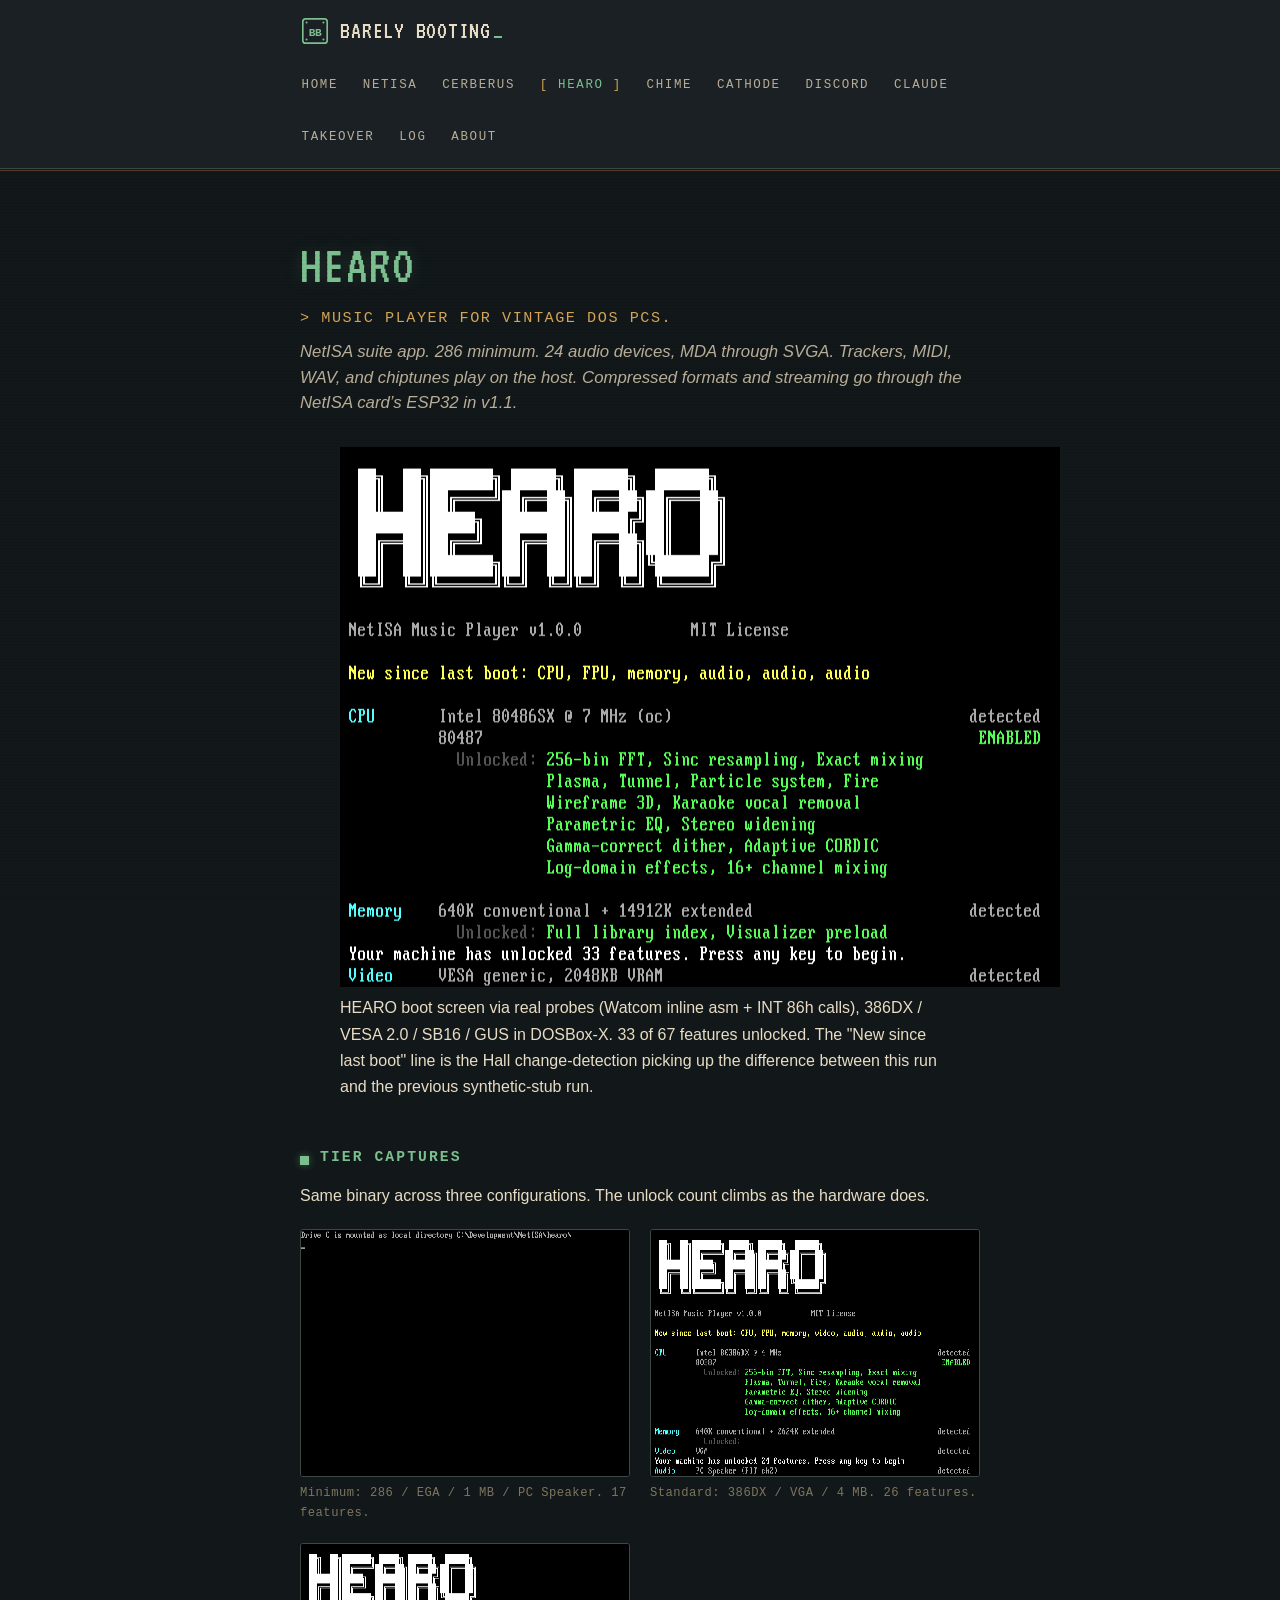
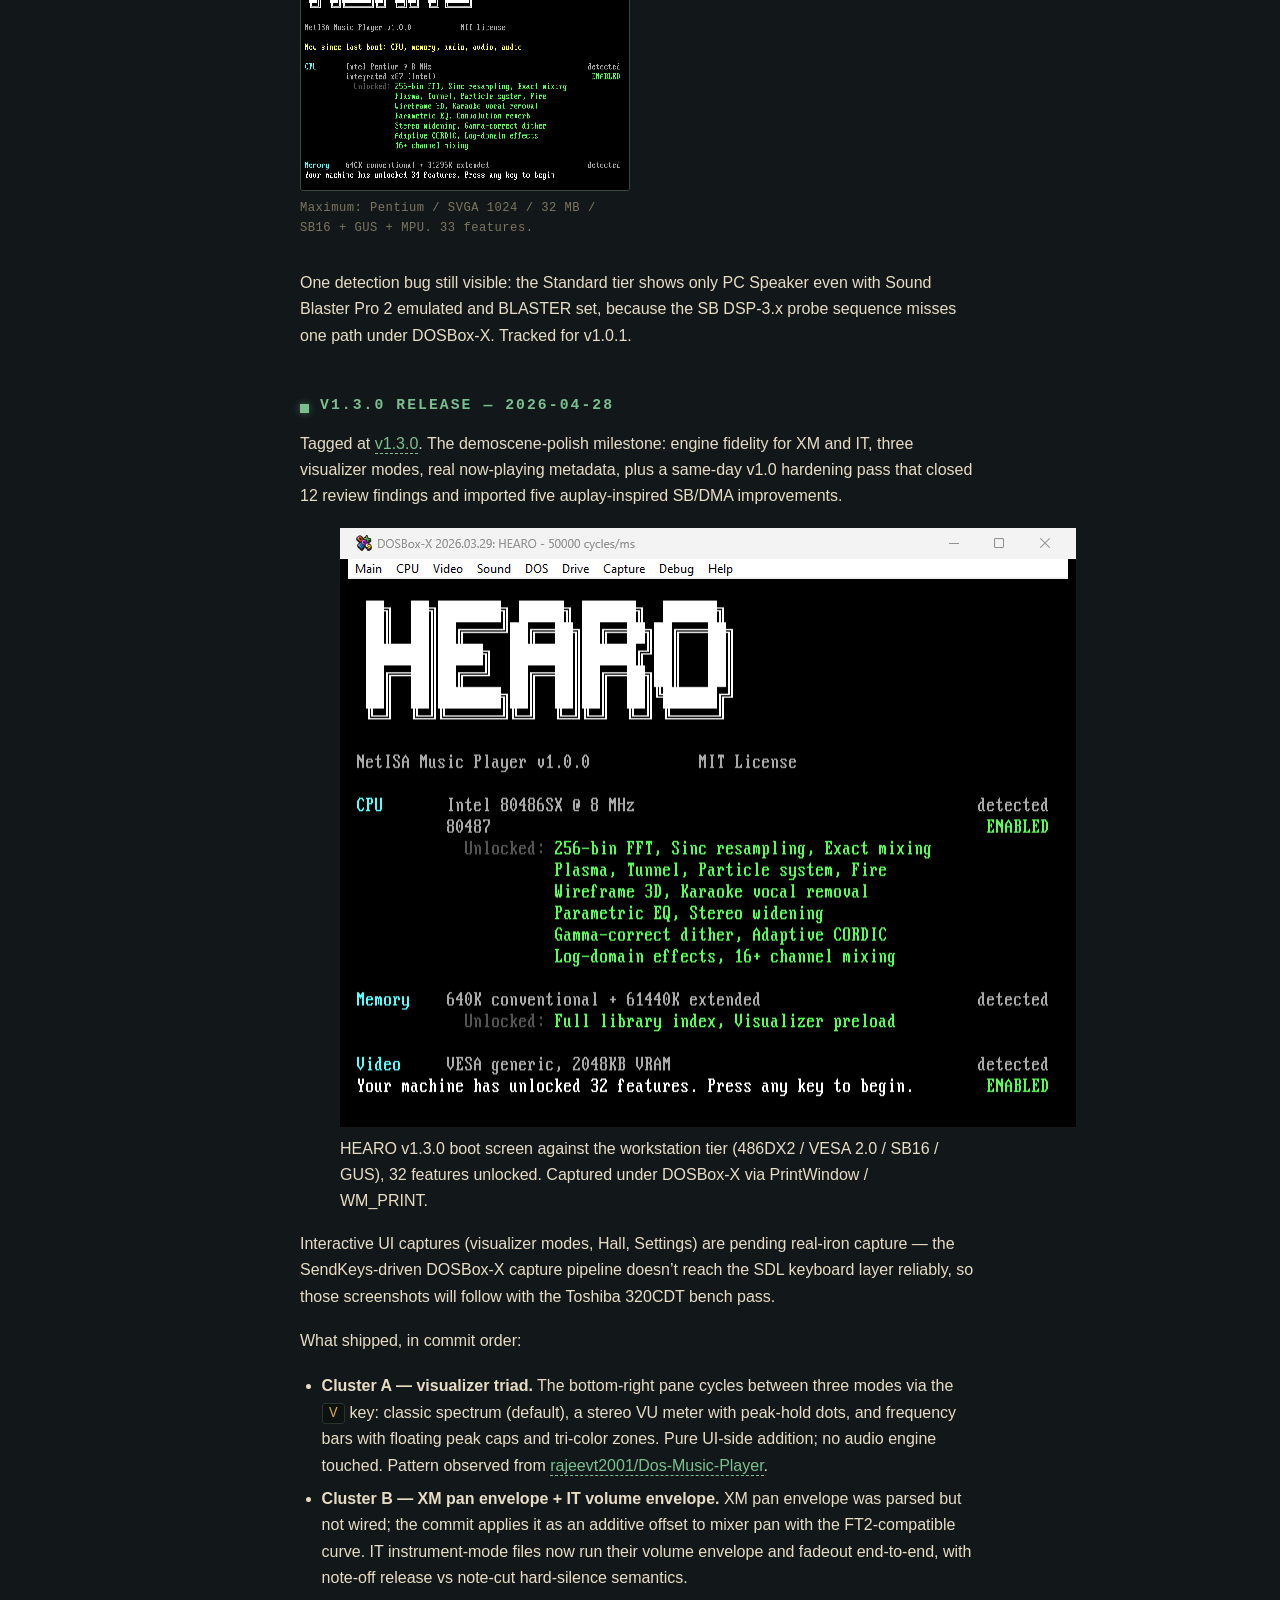
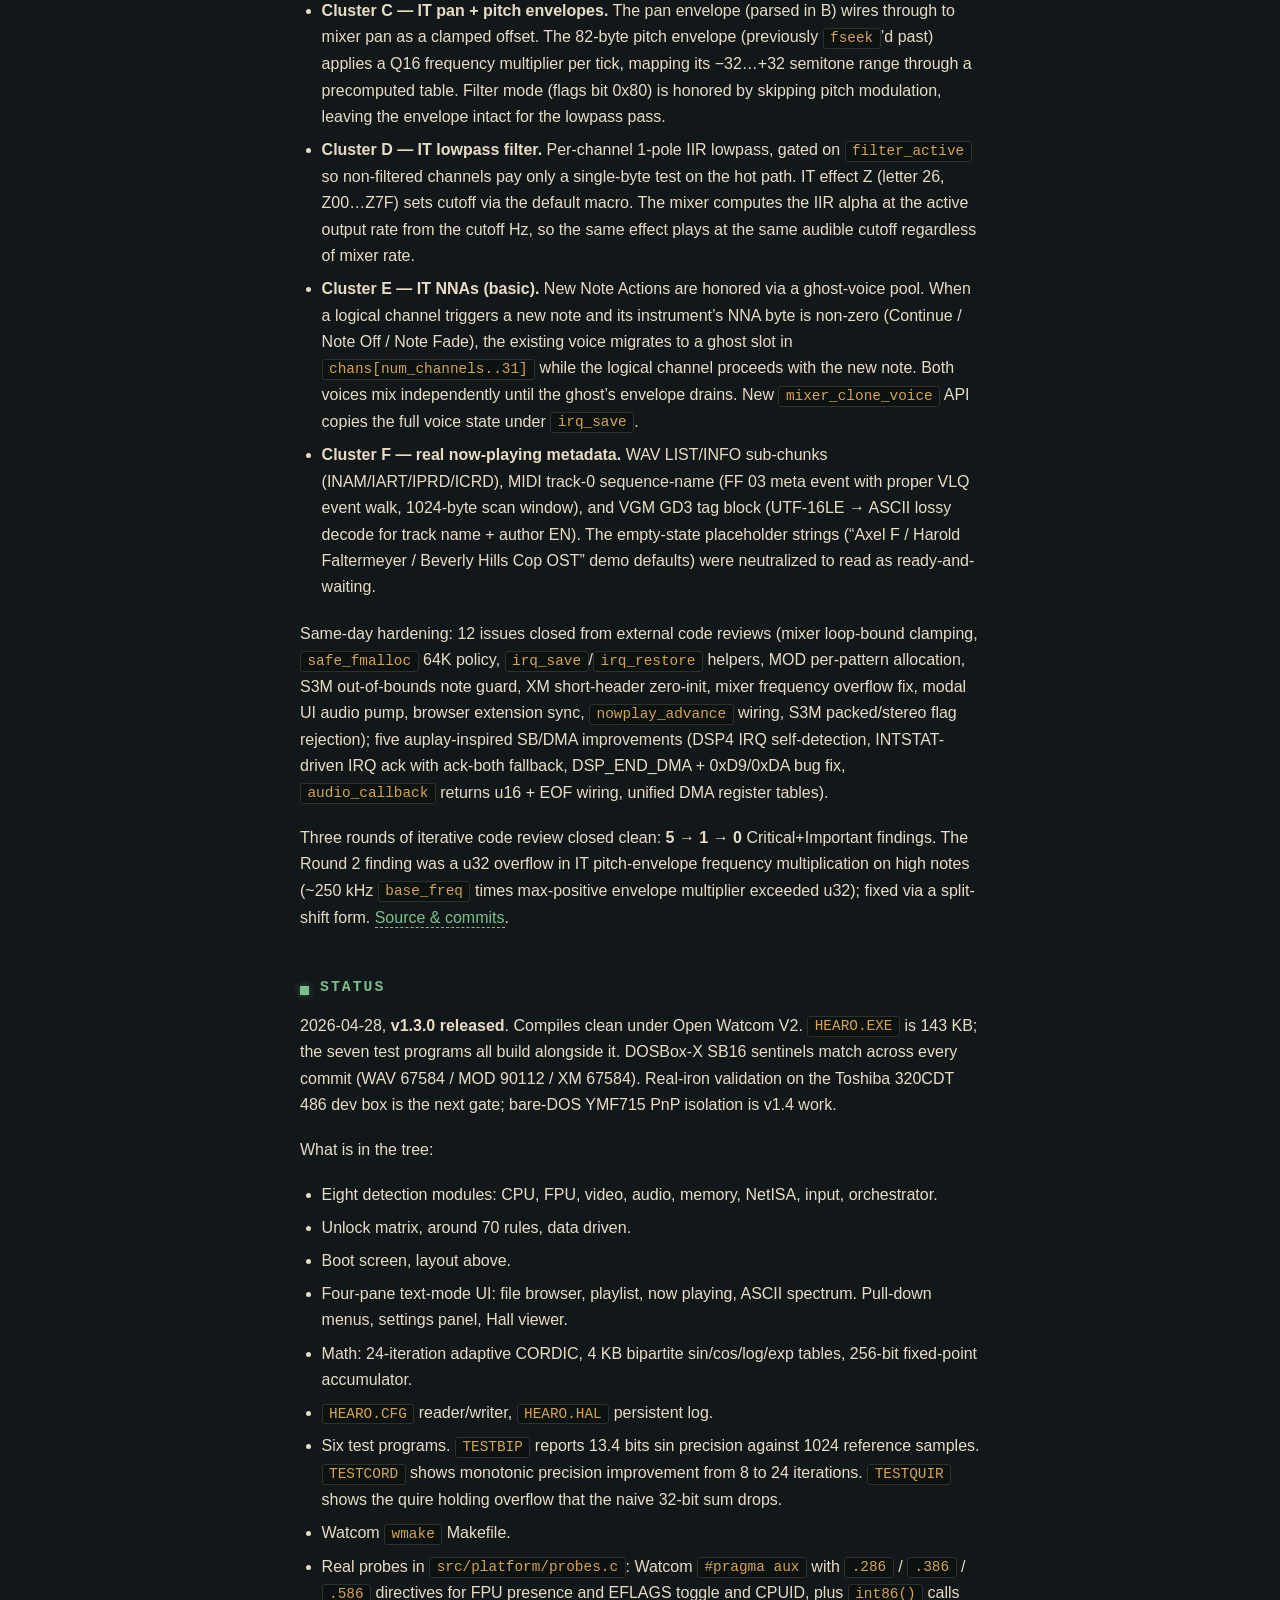
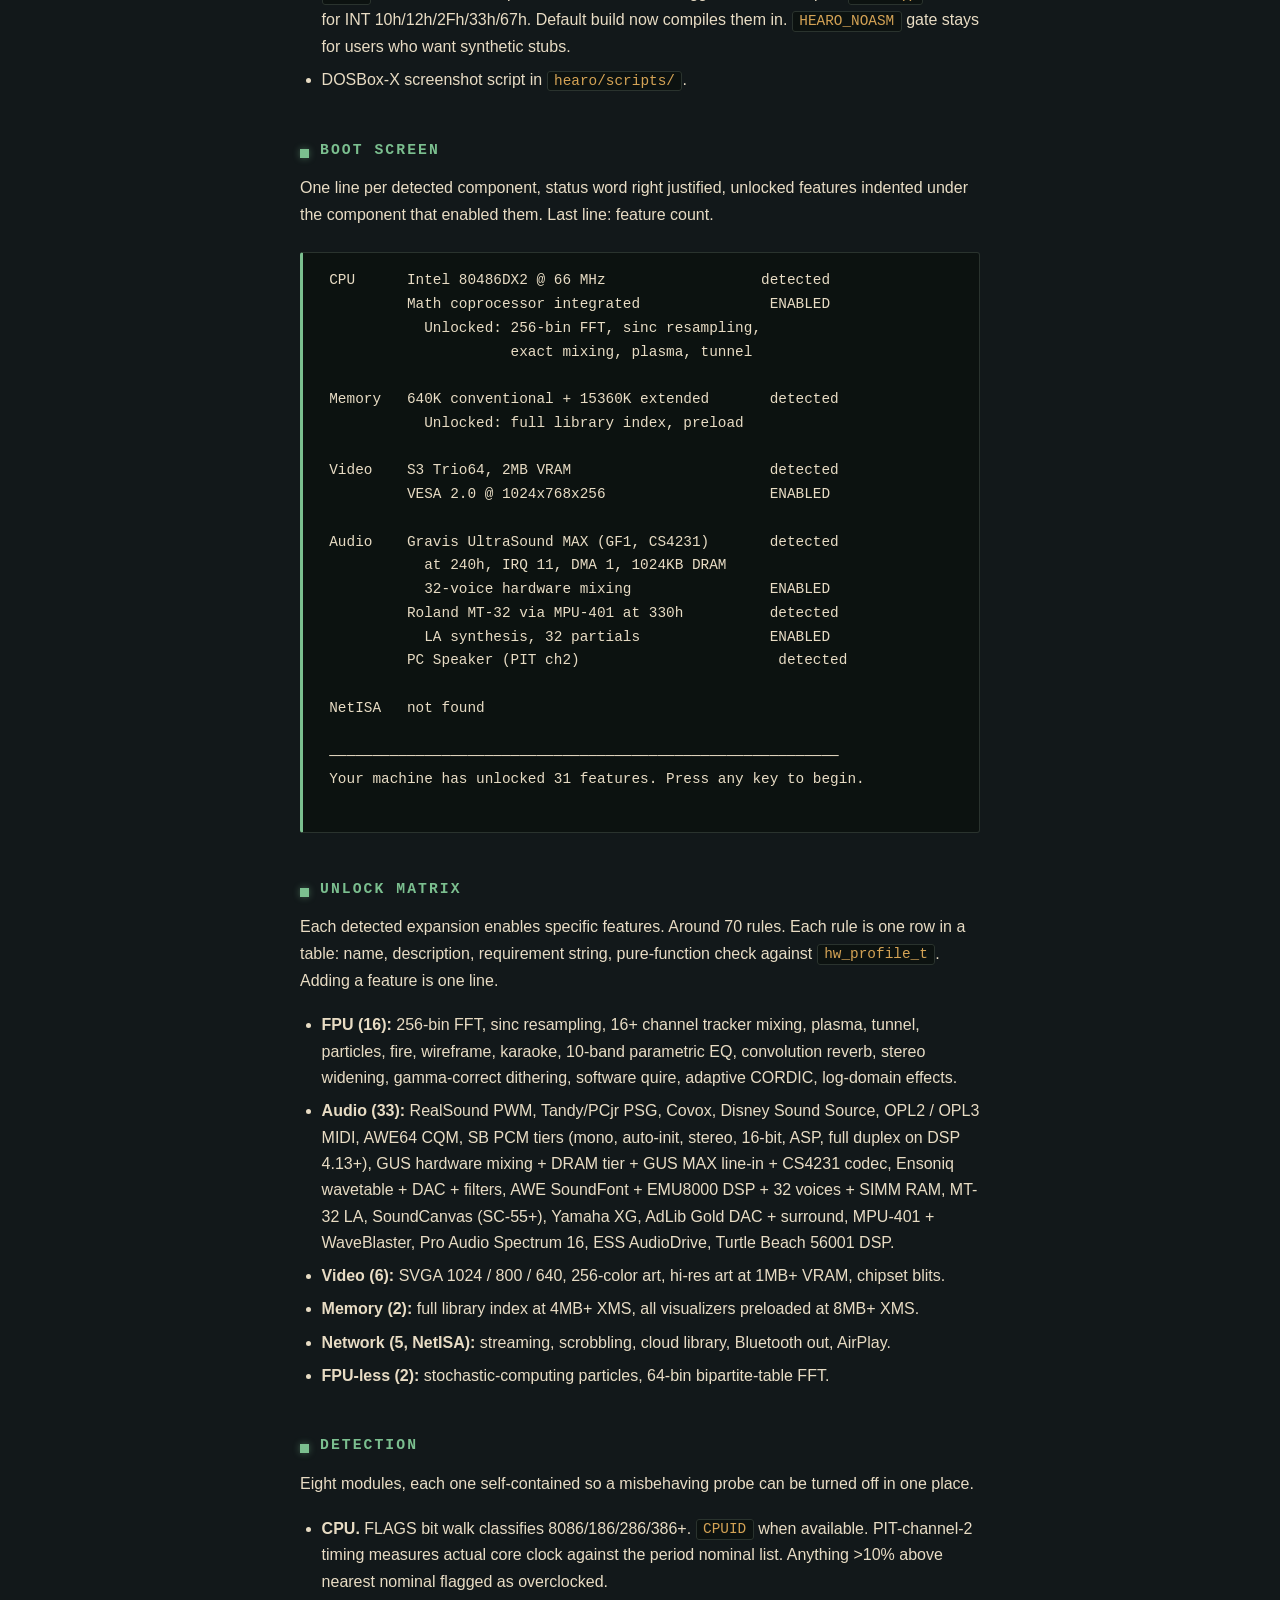
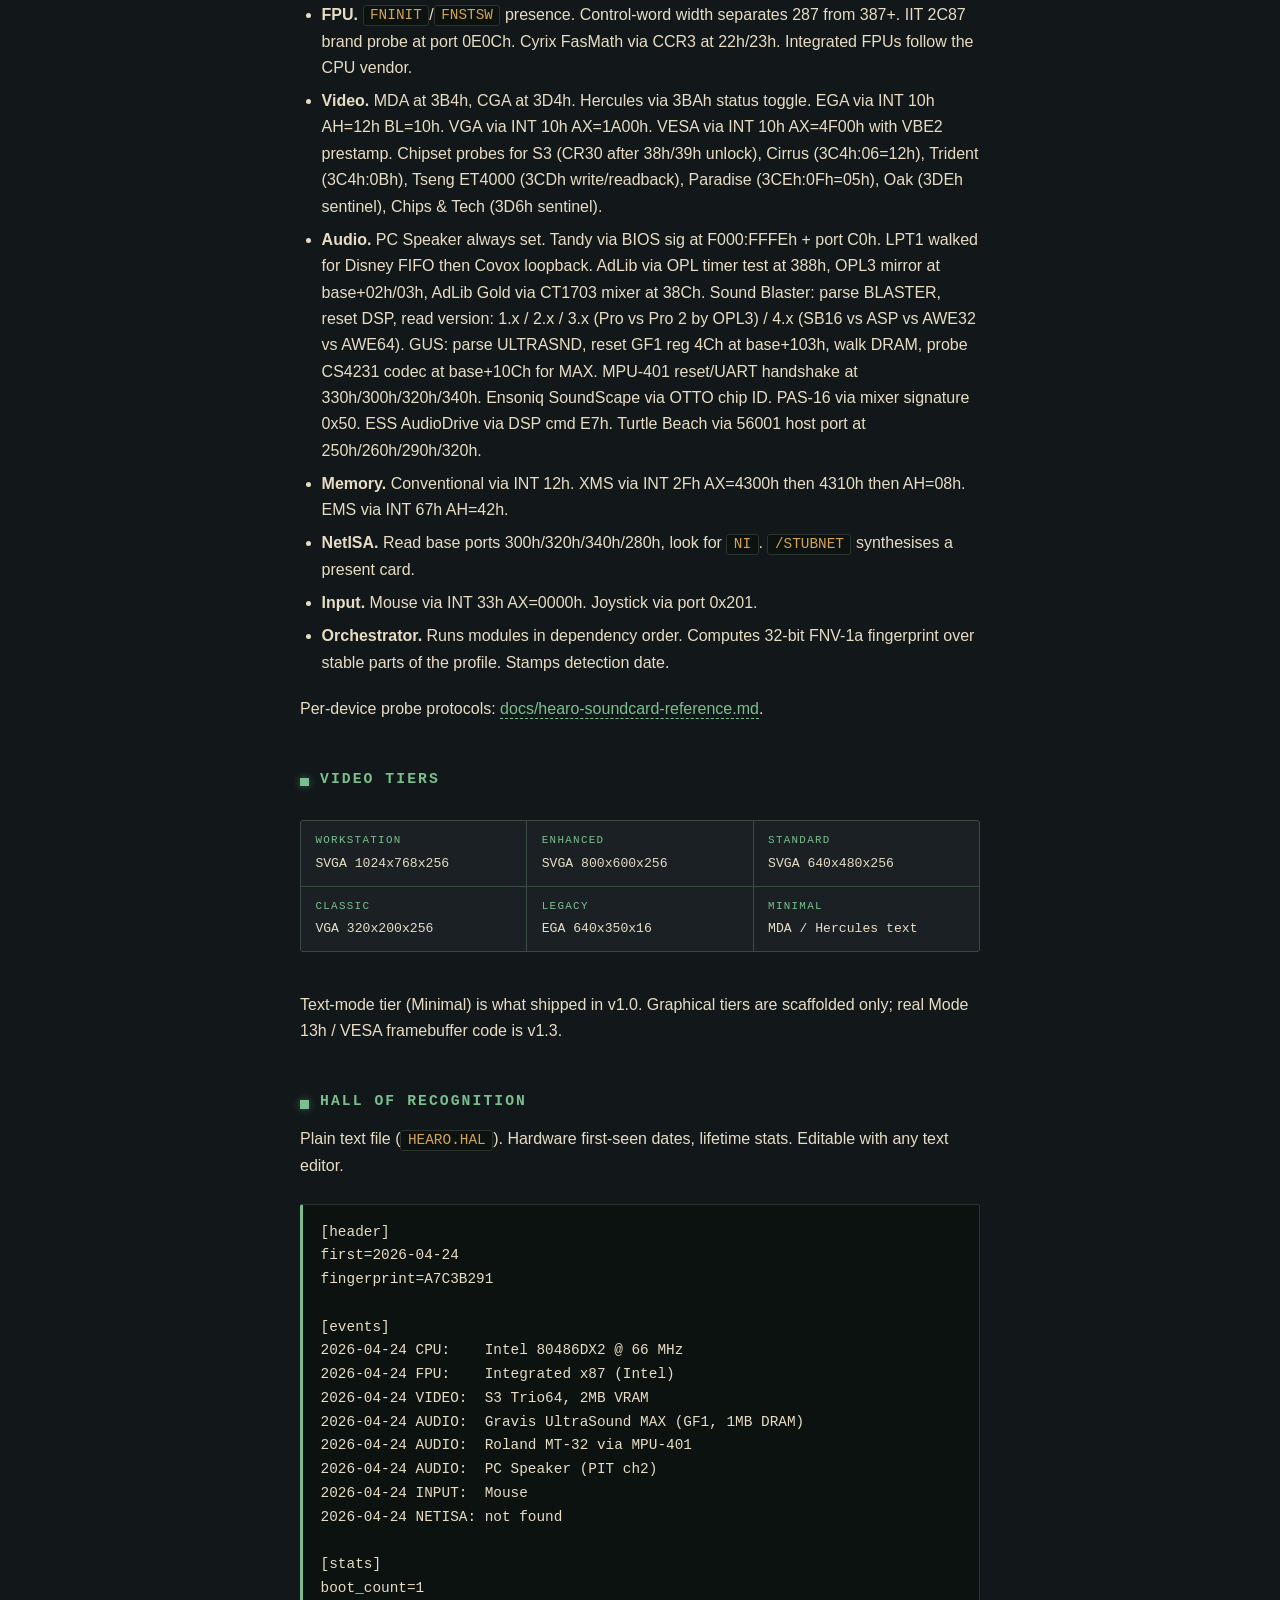
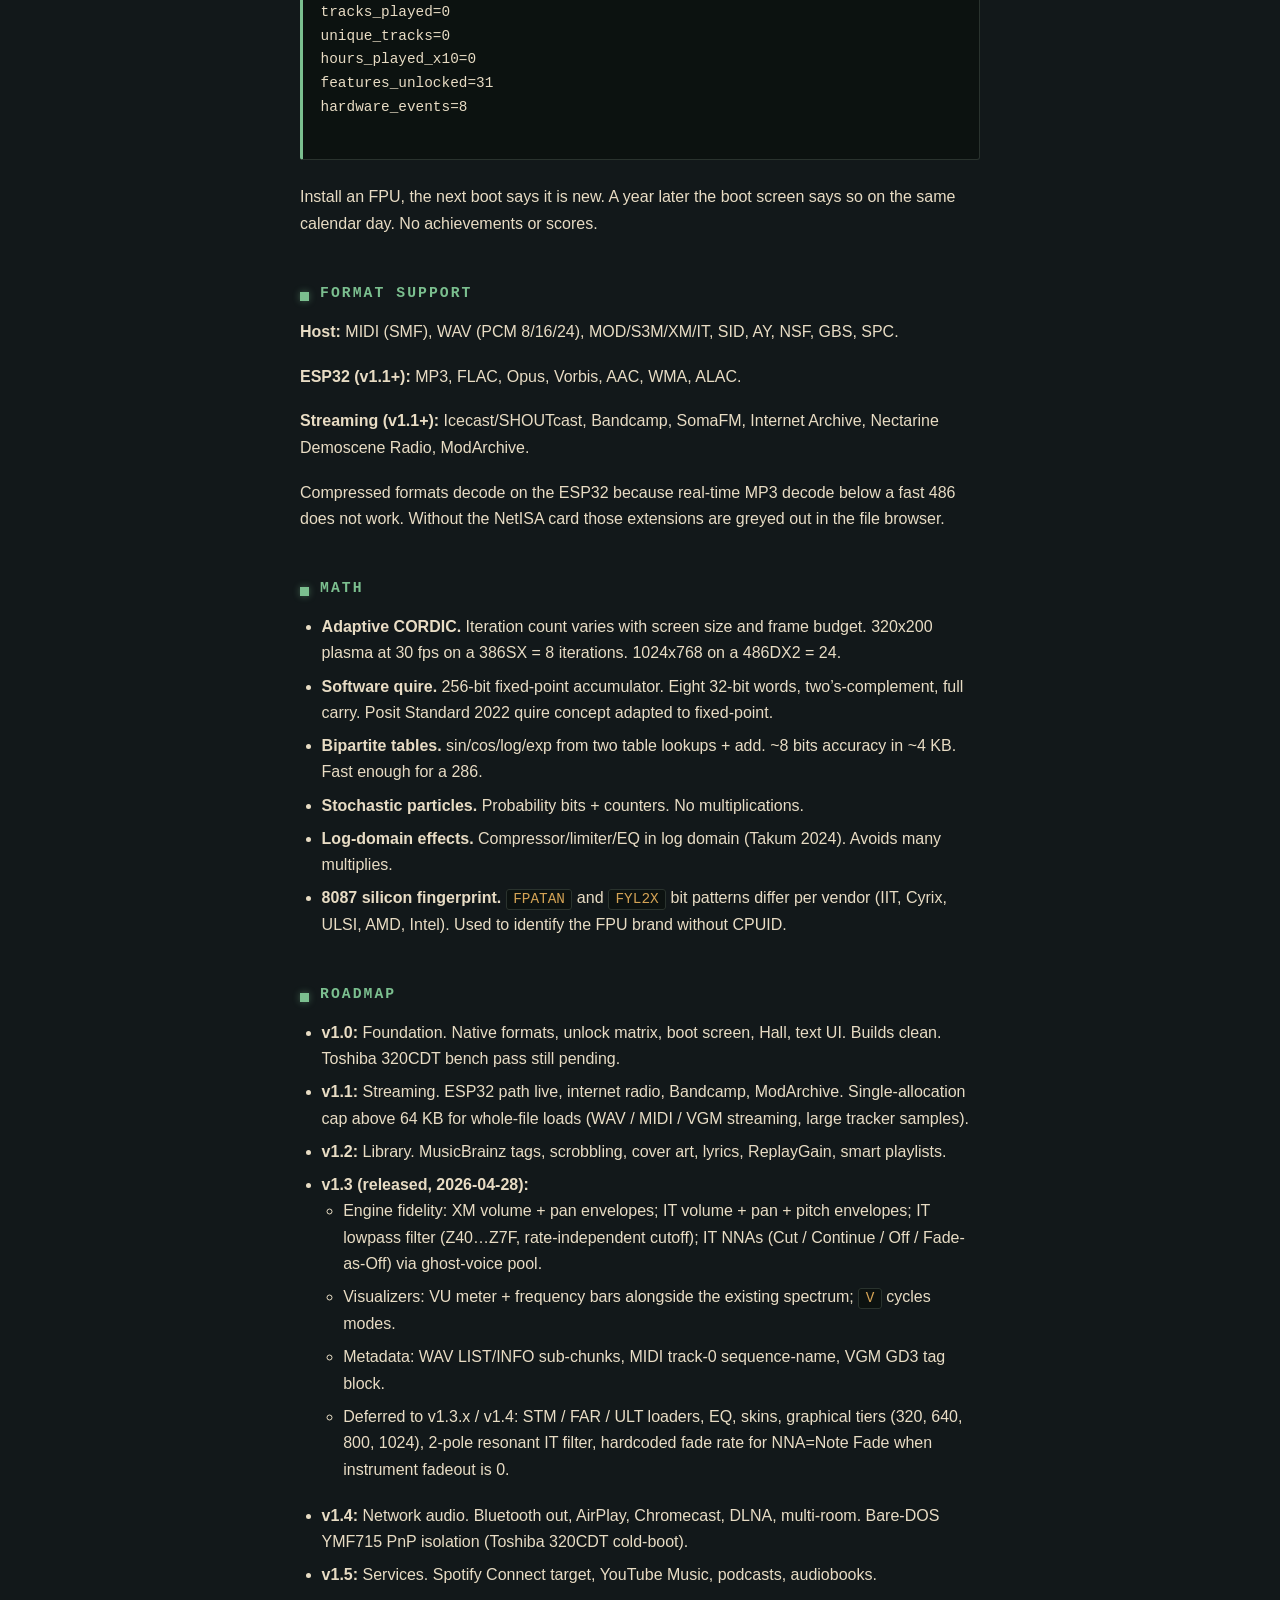
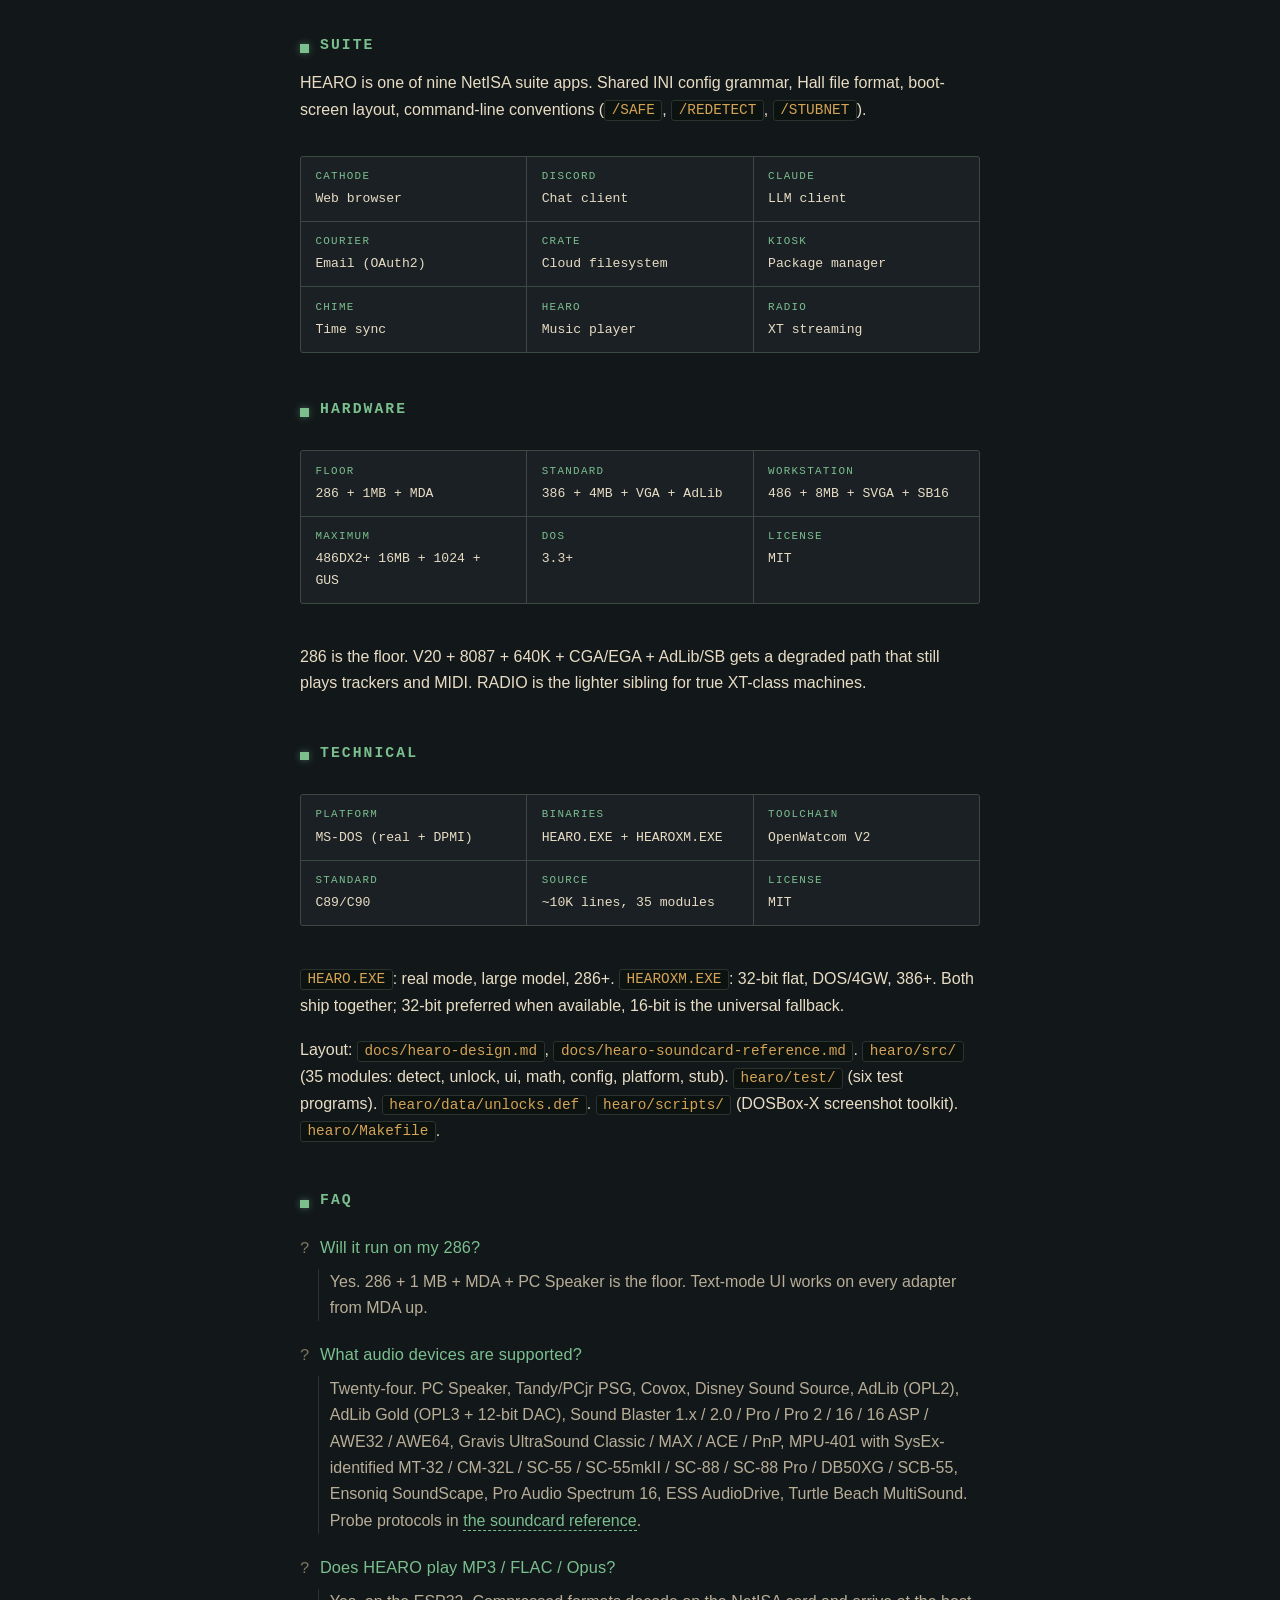
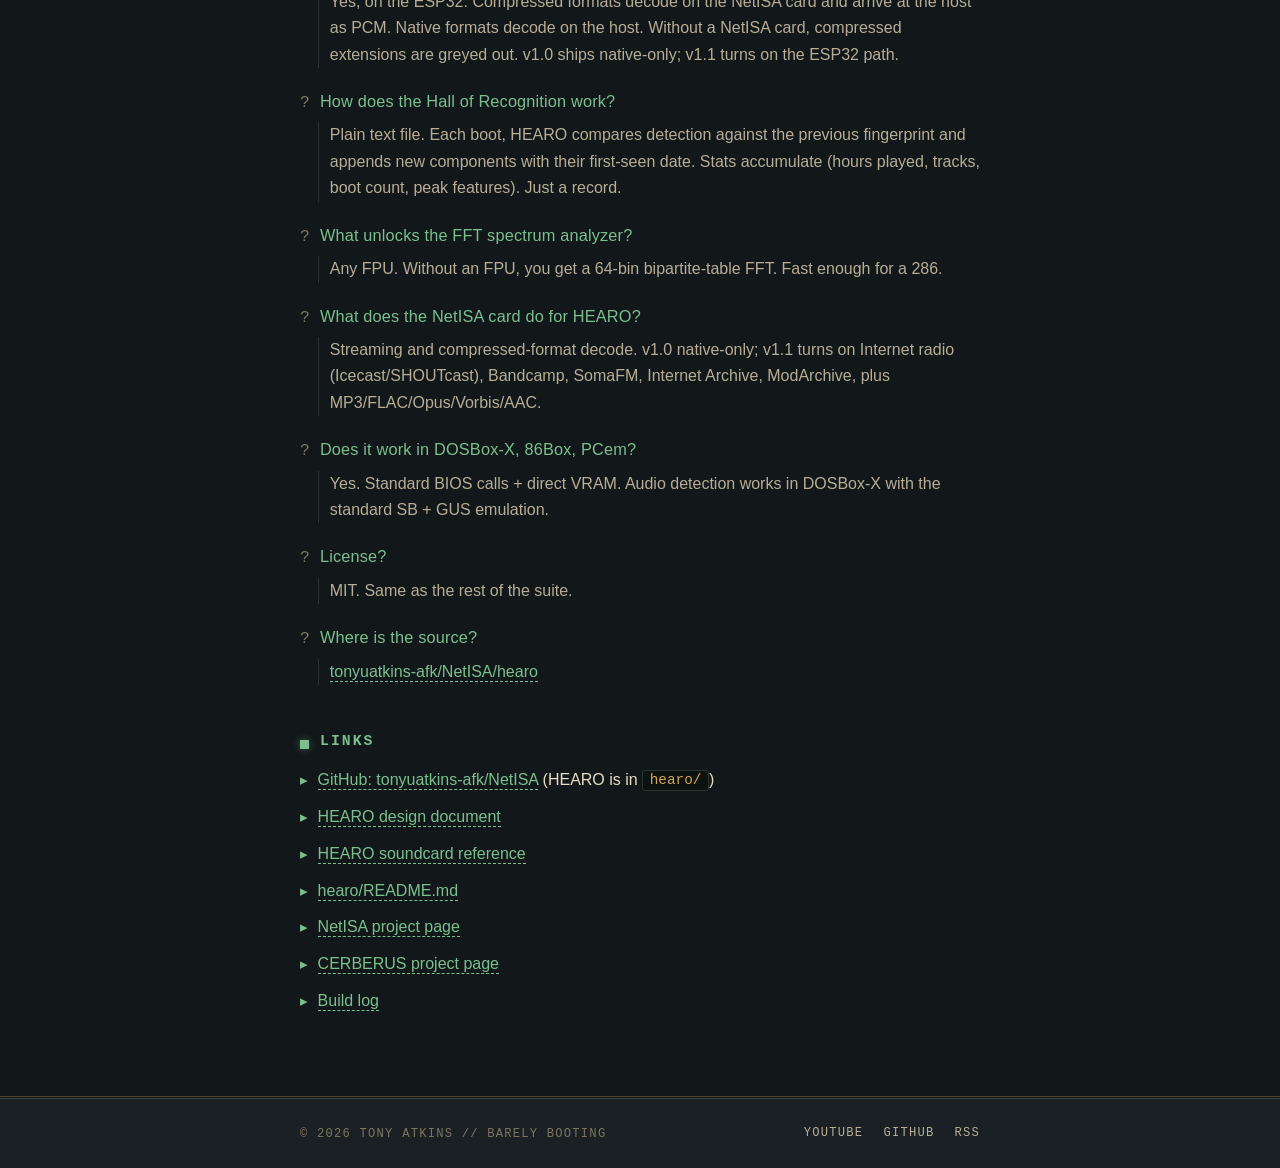
<file: hearo.html>
<!DOCTYPE html>
<html lang="en">
<head>
<meta charset="UTF-8">
<meta name="viewport" content="width=device-width, initial-scale=1">
<meta name="theme-color" content="#12181a">
<title>HEARO | Music Player for DOS</title>
<meta name="description" content="HEARO is a music player for vintage IBM PC compatibles (286+, DOS 3.3+), part of the NetISA suite. Plays MOD/S3M/XM/IT/MIDI/WAV plus streaming via the NetISA card. Supports 24 audio devices from PC Speaker through Gravis UltraSound MAX. v1.3.0 released 2026-04-28: full XM + IT envelope coverage, IT lowpass filter, NNAs, three visualizer modes, real now-playing metadata.">
<meta name="author" content="Tony Atkins">
<meta name="keywords" content="HEARO, DOS music player, vintage PC audio, MOD, S3M, XM, IT, MIDI, AdLib, OPL2, OPL3, Sound Blaster, Gravis Ultrasound, MT-32, NetISA, OpenWatcom, MIT license, open source">
<meta name="robots" content="index, follow">

<link rel="canonical" href="https://barelybooting.com/hearo.html">
<link rel="alternate" type="application/rss+xml" title="Barely Booting Build Log" href="/feed.xml">

<meta property="og:title" content="HEARO | Music Player for DOS">
<meta property="og:description" content="A music player for vintage DOS PCs. Part of the NetISA suite. 24 audio devices, MDA through SVGA, foundation phase complete.">
<meta property="og:type" content="article">
<meta property="og:url" content="https://barelybooting.com/hearo.html">
<meta property="og:image" content="https://barelybooting.com/img/og-image.png">
<meta property="og:image:alt" content="HEARO music player for vintage DOS PCs.">
<meta property="og:site_name" content="Barely Booting">
<meta property="og:locale" content="en_US">

<meta name="twitter:card" content="summary_large_image">
<meta name="twitter:title" content="HEARO | Music Player for DOS">
<meta name="twitter:description" content="Music player for vintage DOS PCs. NetISA suite app.">
<meta name="twitter:image" content="https://barelybooting.com/img/og-image.png">

<link rel="icon" href="/favicon.svg" type="image/svg+xml">
<link rel="preconnect" href="https://fonts.googleapis.com">
<link rel="preconnect" href="https://fonts.gstatic.com" crossorigin>
<link rel="stylesheet" href="https://fonts.googleapis.com/css2?family=VT323&display=swap">
<link rel="stylesheet" href="/style.css">

<script type="application/ld+json">
{
  "@context": "https://schema.org",
  "@graph": [
    {
      "@type": "SoftwareApplication",
      "@id": "https://barelybooting.com/hearo.html#app",
      "name": "HEARO",
      "description": "A DOS music player for IBM PC compatibles (286+, DOS 3.3+), part of the NetISA suite. Plays MOD/S3M/XM/IT/MIDI/WAV/SID/AY/NSF/GBS/SPC on the host CPU. Compressed formats decode on the ESP32 of the NetISA card. Supports 24 audio devices and six video tiers from MDA through SVGA 1024x768x256.",
      "applicationCategory": "MultimediaApplication",
      "operatingSystem": "MS-DOS",
      "softwareVersion": "1.3.0",
      "author": { "@type": "Person", "name": "Tony Atkins", "url": "https://barelybooting.com/about.html" },
      "license": "https://opensource.org/licenses/MIT",
      "url": "https://barelybooting.com/hearo.html",
      "softwareRequirements": "IBM PC/AT or compatible, 80286 or later, 1MB RAM minimum, MDA or better, MS-DOS 3.3+",
      "programmingLanguage": "C",
      "codeRepository": "https://github.com/tonyuatkins-afk/hearo"
    },
    {
      "@type": "BreadcrumbList",
      "itemListElement": [
        { "@type": "ListItem", "position": 1, "name": "Home",  "item": "https://barelybooting.com/" },
        { "@type": "ListItem", "position": 2, "name": "HEARO", "item": "https://barelybooting.com/hearo.html" }
      ]
    }
  ]
}
</script>
</head>
<body>

<nav class="site-nav">
    <div class="nav-inner">
        <a href="/" class="brand" aria-label="Barely Booting home">
            <svg xmlns="http://www.w3.org/2000/svg" viewBox="0 0 32 32" width="30" height="30" aria-hidden="true" focusable="false">
                <rect x="3" y="3" width="26" height="26" rx="3" fill="none" stroke="currentColor" stroke-width="1.75"/>
                <circle cx="7" cy="7" r="1.1" fill="currentColor"/>
                <circle cx="25" cy="7" r="1.1" fill="currentColor"/>
                <circle cx="7" cy="25" r="1.1" fill="currentColor"/>
                <circle cx="25" cy="25" r="1.1" fill="currentColor"/>
                <text x="16" y="21" font-family="'Courier New', ui-monospace, monospace" font-size="12" font-weight="bold" fill="currentColor" text-anchor="middle" letter-spacing="-0.5">BB</text>
            </svg>
            <span>BARELY BOOTING<span class="cursor">_</span></span>
        </a>
        <div class="nav-links">
            <a href="/">Home</a>
            <a href="/netisa.html">NetISA</a>
            <a href="/cerberus.html">CERBERUS</a>
            <a href="/hearo.html" class="active">HEARO</a>
            <a href="/chime.html">CHIME</a>
            <a href="/cathode.html">CATHODE</a>
            <a href="/discord.html">DISCORD</a>
            <a href="/claude.html">CLAUDE</a>
            <a href="/takeover.html">TAKEOVER</a>
            <a href="/log.html">Log</a>
            <a href="/about.html">About</a>
        </div>
    </div>
</nav>

<main>
    <h1>HEARO</h1>
    <p class="tagline">&gt; Music player for vintage DOS PCs.</p>
    <p class="subtitle">NetISA suite app. 286 minimum. 24 audio devices, MDA through SVGA. Trackers, MIDI, WAV, and chiptunes play on the host. Compressed formats and streaming go through the NetISA card&rsquo;s ESP32 in v1.1.</p>

    <figure>
        <img src="/img/hearo-boot.png" alt="HEARO boot screen running in DOSBox-X with real hardware probes. Big CP437 box-drawing HEARO logo at top. Hardware report below: New since last boot CPU FPU memory audio audio audio in yellow; CPU Intel 80386DX @ 1 MHz detected; 80387 ENABLED with unlocks 256-bin FFT, sinc resampling, exact mixing, plasma, tunnel, fire, karaoke, parametric EQ, stereo widening, gamma-correct dither, adaptive CORDIC, log-domain effects, 16+ channel mixing in green. Memory 640K + 14912K extended. Bottom: Your machine has unlocked 33 features. VESA 2.0 @ 1024x768x256 ENABLED." width="720" height="540">
        <figcaption>HEARO boot screen via real probes (Watcom inline asm + INT 86h calls), 386DX / VESA 2.0 / SB16 / GUS in DOSBox-X. 33 of 67 features unlocked. The "New since last boot" line is the Hall change-detection picking up the difference between this run and the previous synthetic-stub run.</figcaption>
    </figure>

    <h2>Tier captures</h2>

    <p>Same binary across three configurations. The unlock count climbs as the hardware does.</p>

    <div class="hero-screenshots">
        <figure>
            <img src="/img/hearo-boot-min.png" alt="HEARO boot screen on a Minimum tier configuration: 80286 + EGA + 1 MB + PC Speaker. 17 of 67 features unlocked. The boot screen renders identically on EGA text mode as on SVGA." width="640" height="480">
            <figcaption>Minimum: 286 / EGA / 1 MB / PC Speaker. 17 features.</figcaption>
        </figure>
        <figure>
            <img src="/img/hearo-boot-std.png" alt="HEARO boot screen on a Standard tier configuration: 80386DX + 80387 + VGA + 4 MB + Sound Blaster Pro 2. 26 of 67 features unlocked." width="720" height="540">
            <figcaption>Standard: 386DX / VGA / 4 MB. 26 features.</figcaption>
        </figure>
        <figure>
            <img src="/img/hearo-boot-max.png" alt="HEARO boot screen on a Maximum tier configuration: Pentium + SVGA 1024x768 + 32 MB + Sound Blaster 16 + Gravis UltraSound + MPU-401. 33 of 67 features unlocked." width="720" height="540">
            <figcaption>Maximum: Pentium / SVGA 1024 / 32 MB / SB16 + GUS + MPU. 33 features.</figcaption>
        </figure>
    </div>

    <p>One detection bug still visible: the Standard tier shows only PC Speaker even with Sound Blaster Pro 2 emulated and BLASTER set, because the SB DSP-3.x probe sequence misses one path under DOSBox-X. Tracked for v1.0.1.</p>

    <h2>v1.3.0 release &mdash; 2026-04-28</h2>

    <p>Tagged at <a href="https://github.com/tonyuatkins-afk/hearo/releases/tag/v1.3.0" rel="noopener">v1.3.0</a>. The demoscene-polish milestone: engine fidelity for XM and IT, three visualizer modes, real now-playing metadata, plus a same-day v1.0 hardening pass that closed 12 review findings and imported five auplay-inspired SB/DMA improvements.</p>

    <figure>
        <img src="/img/hearo-v13-boot.png" alt="HEARO v1.3.0 boot screen running in DOSBox-X. Big CP437 box-drawing HEARO logo at top with NetISA Music Player v1.0.0 / MIT License subtitle. CPU Intel 80486SX detected with 80487 ENABLED listing 256-bin FFT, sinc resampling, exact mixing, plasma, tunnel, particle system, fire, wireframe 3D, karaoke vocal removal, parametric EQ, stereo widening, gamma-correct dither, adaptive CORDIC, log-domain effects, 16+ channel mixing in green. Memory 640K conventional + 61440K extended detected with full library index and visualizer preload unlocked. Video VESA generic 2048KB VRAM ENABLED. Bottom: Your machine has unlocked 32 features. Press any key to begin." width="736" height="599">
        <figcaption>HEARO v1.3.0 boot screen against the workstation tier (486DX2 / VESA 2.0 / SB16 / GUS), 32 features unlocked. Captured under DOSBox-X via PrintWindow / WM_PRINT.</figcaption>
    </figure>

    <p>Interactive UI captures (visualizer modes, Hall, Settings) are pending real-iron capture &mdash; the SendKeys-driven DOSBox-X capture pipeline doesn&rsquo;t reach the SDL keyboard layer reliably, so those screenshots will follow with the Toshiba 320CDT bench pass.</p>

    <p>What shipped, in commit order:</p>

    <ul>
        <li><strong>Cluster A &mdash; visualizer triad.</strong> The bottom-right pane cycles between three modes via the <code>V</code> key: classic spectrum (default), a stereo VU meter with peak-hold dots, and frequency bars with floating peak caps and tri-color zones. Pure UI-side addition; no audio engine touched. Pattern observed from <a href="https://github.com/rajeevt2001/Dos-Music-Player" rel="noopener">rajeevt2001/Dos-Music-Player</a>.</li>
        <li><strong>Cluster B &mdash; XM pan envelope + IT volume envelope.</strong> XM pan envelope was parsed but not wired; the commit applies it as an additive offset to mixer pan with the FT2-compatible curve. IT instrument-mode files now run their volume envelope and fadeout end-to-end, with note-off release vs note-cut hard-silence semantics.</li>
        <li><strong>Cluster C &mdash; IT pan + pitch envelopes.</strong> The pan envelope (parsed in B) wires through to mixer pan as a clamped offset. The 82-byte pitch envelope (previously <code>fseek</code>&rsquo;d past) applies a Q16 frequency multiplier per tick, mapping its &minus;32&hellip;+32 semitone range through a precomputed table. Filter mode (flags bit 0x80) is honored by skipping pitch modulation, leaving the envelope intact for the lowpass pass.</li>
        <li><strong>Cluster D &mdash; IT lowpass filter.</strong> Per-channel 1-pole IIR lowpass, gated on <code>filter_active</code> so non-filtered channels pay only a single-byte test on the hot path. IT effect Z (letter 26, Z00&hellip;Z7F) sets cutoff via the default macro. The mixer computes the IIR alpha at the active output rate from the cutoff Hz, so the same effect plays at the same audible cutoff regardless of mixer rate.</li>
        <li><strong>Cluster E &mdash; IT NNAs (basic).</strong> New Note Actions are honored via a ghost-voice pool. When a logical channel triggers a new note and its instrument&rsquo;s NNA byte is non-zero (Continue / Note Off / Note Fade), the existing voice migrates to a ghost slot in <code>chans[num_channels..31]</code> while the logical channel proceeds with the new note. Both voices mix independently until the ghost&rsquo;s envelope drains. New <code>mixer_clone_voice</code> API copies the full voice state under <code>irq_save</code>.</li>
        <li><strong>Cluster F &mdash; real now-playing metadata.</strong> WAV LIST/INFO sub-chunks (INAM/IART/IPRD/ICRD), MIDI track-0 sequence-name (FF 03 meta event with proper VLQ event walk, 1024-byte scan window), and VGM GD3 tag block (UTF-16LE &rarr; ASCII lossy decode for track name + author EN). The empty-state placeholder strings (&ldquo;Axel F / Harold Faltermeyer / Beverly Hills Cop OST&rdquo; demo defaults) were neutralized to read as ready-and-waiting.</li>
    </ul>

    <p>Same-day hardening: 12 issues closed from external code reviews (mixer loop-bound clamping, <code>safe_fmalloc</code> 64K policy, <code>irq_save</code>/<code>irq_restore</code> helpers, MOD per-pattern allocation, S3M out-of-bounds note guard, XM short-header zero-init, mixer frequency overflow fix, modal UI audio pump, browser extension sync, <code>nowplay_advance</code> wiring, S3M packed/stereo flag rejection); five auplay-inspired SB/DMA improvements (DSP4 IRQ self-detection, INTSTAT-driven IRQ ack with ack-both fallback, DSP_END_DMA + 0xD9/0xDA bug fix, <code>audio_callback</code> returns u16 + EOF wiring, unified DMA register tables).</p>

    <p>Three rounds of iterative code review closed clean: <strong>5 &rarr; 1 &rarr; 0</strong> Critical+Important findings. The Round 2 finding was a u32 overflow in IT pitch-envelope frequency multiplication on high notes (~250 kHz <code>base_freq</code> times max-positive envelope multiplier exceeded u32); fixed via a split-shift form. <a href="https://github.com/tonyuatkins-afk/hearo" rel="noopener">Source &amp; commits</a>.</p>

    <h2>Status</h2>

    <p>2026-04-28, <strong>v1.3.0 released</strong>. Compiles clean under Open Watcom V2. <code>HEARO.EXE</code> is 143 KB; the seven test programs all build alongside it. DOSBox-X SB16 sentinels match across every commit (WAV 67584 / MOD 90112 / XM 67584). Real-iron validation on the Toshiba 320CDT 486 dev box is the next gate; bare-DOS YMF715 PnP isolation is v1.4 work.</p>

    <p>What is in the tree:</p>
    <ul>
        <li>Eight detection modules: CPU, FPU, video, audio, memory, NetISA, input, orchestrator.</li>
        <li>Unlock matrix, around 70 rules, data driven.</li>
        <li>Boot screen, layout above.</li>
        <li>Four-pane text-mode UI: file browser, playlist, now playing, ASCII spectrum. Pull-down menus, settings panel, Hall viewer.</li>
        <li>Math: 24-iteration adaptive CORDIC, 4 KB bipartite sin/cos/log/exp tables, 256-bit fixed-point accumulator.</li>
        <li><code>HEARO.CFG</code> reader/writer, <code>HEARO.HAL</code> persistent log.</li>
        <li>Six test programs. <code>TESTBIP</code> reports 13.4 bits sin precision against 1024 reference samples. <code>TESTCORD</code> shows monotonic precision improvement from 8 to 24 iterations. <code>TESTQUIR</code> shows the quire holding overflow that the naive 32-bit sum drops.</li>
        <li>Watcom <code>wmake</code> Makefile.</li>
        <li>Real probes in <code>src/platform/probes.c</code>: Watcom <code>#pragma aux</code> with <code>.286</code> / <code>.386</code> / <code>.586</code> directives for FPU presence and EFLAGS toggle and CPUID, plus <code>int86()</code> calls for INT 10h/12h/2Fh/33h/67h. Default build now compiles them in. <code>HEARO_NOASM</code> gate stays for users who want synthetic stubs.</li>
        <li>DOSBox-X screenshot script in <code>hearo/scripts/</code>.</li>
    </ul>

    <h2>Boot screen</h2>

    <p>One line per detected component, status word right justified, unlocked features indented under the component that enabled them. Last line: feature count.</p>

    <pre class="ascii-art" aria-hidden="true">
 CPU      Intel 80486DX2 @ 66 MHz                  detected
          Math coprocessor integrated               ENABLED
            Unlocked: 256-bin FFT, sinc resampling,
                      exact mixing, plasma, tunnel

 Memory   640K conventional + 15360K extended       detected
            Unlocked: full library index, preload

 Video    S3 Trio64, 2MB VRAM                       detected
          VESA 2.0 @ 1024x768x256                   ENABLED

 Audio    Gravis UltraSound MAX (GF1, CS4231)       detected
            at 240h, IRQ 11, DMA 1, 1024KB DRAM
            32-voice hardware mixing                ENABLED
          Roland MT-32 via MPU-401 at 330h          detected
            LA synthesis, 32 partials               ENABLED
          PC Speaker (PIT ch2)                       detected

 NetISA   not found

 ───────────────────────────────────────────────────────────
 Your machine has unlocked 31 features. Press any key to begin.
    </pre>

    <h2>Unlock matrix</h2>

    <p>Each detected expansion enables specific features. Around 70 rules. Each rule is one row in a table: name, description, requirement string, pure-function check against <code>hw_profile_t</code>. Adding a feature is one line.</p>

    <ul>
        <li><strong>FPU (16):</strong> 256-bin FFT, sinc resampling, 16+ channel tracker mixing, plasma, tunnel, particles, fire, wireframe, karaoke, 10-band parametric EQ, convolution reverb, stereo widening, gamma-correct dithering, software quire, adaptive CORDIC, log-domain effects.</li>
        <li><strong>Audio (33):</strong> RealSound PWM, Tandy/PCjr PSG, Covox, Disney Sound Source, OPL2 / OPL3 MIDI, AWE64 CQM, SB PCM tiers (mono, auto-init, stereo, 16-bit, ASP, full duplex on DSP 4.13+), GUS hardware mixing + DRAM tier + GUS MAX line-in + CS4231 codec, Ensoniq wavetable + DAC + filters, AWE SoundFont + EMU8000 DSP + 32 voices + SIMM RAM, MT-32 LA, SoundCanvas (SC-55+), Yamaha XG, AdLib Gold DAC + surround, MPU-401 + WaveBlaster, Pro Audio Spectrum 16, ESS AudioDrive, Turtle Beach 56001 DSP.</li>
        <li><strong>Video (6):</strong> SVGA 1024 / 800 / 640, 256-color art, hi-res art at 1MB+ VRAM, chipset blits.</li>
        <li><strong>Memory (2):</strong> full library index at 4MB+ XMS, all visualizers preloaded at 8MB+ XMS.</li>
        <li><strong>Network (5, NetISA):</strong> streaming, scrobbling, cloud library, Bluetooth out, AirPlay.</li>
        <li><strong>FPU-less (2):</strong> stochastic-computing particles, 64-bin bipartite-table FFT.</li>
    </ul>

    <h2>Detection</h2>

    <p>Eight modules, each one self-contained so a misbehaving probe can be turned off in one place.</p>

    <ul>
        <li><strong>CPU.</strong> FLAGS bit walk classifies 8086/186/286/386+. <code>CPUID</code> when available. PIT-channel-2 timing measures actual core clock against the period nominal list. Anything >10% above nearest nominal flagged as overclocked.</li>
        <li><strong>FPU.</strong> <code>FNINIT</code>/<code>FNSTSW</code> presence. Control-word width separates 287 from 387+. IIT 2C87 brand probe at port 0E0Ch. Cyrix FasMath via CCR3 at 22h/23h. Integrated FPUs follow the CPU vendor.</li>
        <li><strong>Video.</strong> MDA at 3B4h, CGA at 3D4h. Hercules via 3BAh status toggle. EGA via INT 10h AH=12h BL=10h. VGA via INT 10h AX=1A00h. VESA via INT 10h AX=4F00h with VBE2 prestamp. Chipset probes for S3 (CR30 after 38h/39h unlock), Cirrus (3C4h:06=12h), Trident (3C4h:0Bh), Tseng ET4000 (3CDh write/readback), Paradise (3CEh:0Fh=05h), Oak (3DEh sentinel), Chips &amp; Tech (3D6h sentinel).</li>
        <li><strong>Audio.</strong> PC Speaker always set. Tandy via BIOS sig at F000:FFFEh + port C0h. LPT1 walked for Disney FIFO then Covox loopback. AdLib via OPL timer test at 388h, OPL3 mirror at base+02h/03h, AdLib Gold via CT1703 mixer at 38Ch. Sound Blaster: parse BLASTER, reset DSP, read version: 1.x / 2.x / 3.x (Pro vs Pro 2 by OPL3) / 4.x (SB16 vs ASP vs AWE32 vs AWE64). GUS: parse ULTRASND, reset GF1 reg 4Ch at base+103h, walk DRAM, probe CS4231 codec at base+10Ch for MAX. MPU-401 reset/UART handshake at 330h/300h/320h/340h. Ensoniq SoundScape via OTTO chip ID. PAS-16 via mixer signature 0x50. ESS AudioDrive via DSP cmd E7h. Turtle Beach via 56001 host port at 250h/260h/290h/320h.</li>
        <li><strong>Memory.</strong> Conventional via INT 12h. XMS via INT 2Fh AX=4300h then 4310h then AH=08h. EMS via INT 67h AH=42h.</li>
        <li><strong>NetISA.</strong> Read base ports 300h/320h/340h/280h, look for <code>NI</code>. <code>/STUBNET</code> synthesises a present card.</li>
        <li><strong>Input.</strong> Mouse via INT 33h AX=0000h. Joystick via port 0x201.</li>
        <li><strong>Orchestrator.</strong> Runs modules in dependency order. Computes 32-bit FNV-1a fingerprint over stable parts of the profile. Stamps detection date.</li>
    </ul>

    <p>Per-device probe protocols: <a href="https://github.com/tonyuatkins-afk/NetISA/blob/main/docs/hearo-soundcard-reference.md" rel="noopener">docs/hearo-soundcard-reference.md</a>.</p>

    <h2>Video tiers</h2>

    <div class="specs-strip">
        <div class="spec-item"><span class="spec-label">Workstation</span><span class="spec-value">SVGA 1024x768x256</span></div>
        <div class="spec-item"><span class="spec-label">Enhanced</span><span class="spec-value">SVGA 800x600x256</span></div>
        <div class="spec-item"><span class="spec-label">Standard</span><span class="spec-value">SVGA 640x480x256</span></div>
        <div class="spec-item"><span class="spec-label">Classic</span><span class="spec-value">VGA 320x200x256</span></div>
        <div class="spec-item"><span class="spec-label">Legacy</span><span class="spec-value">EGA 640x350x16</span></div>
        <div class="spec-item"><span class="spec-label">Minimal</span><span class="spec-value">MDA / Hercules text</span></div>
    </div>

    <p>Text-mode tier (Minimal) is what shipped in v1.0. Graphical tiers are scaffolded only; real Mode 13h / VESA framebuffer code is v1.3.</p>

    <h2>Hall of Recognition</h2>

    <p>Plain text file (<code>HEARO.HAL</code>). Hardware first-seen dates, lifetime stats. Editable with any text editor.</p>

    <pre class="ascii-art" aria-hidden="true">
[header]
first=2026-04-24
fingerprint=A7C3B291

[events]
2026-04-24 CPU:    Intel 80486DX2 @ 66 MHz
2026-04-24 FPU:    Integrated x87 (Intel)
2026-04-24 VIDEO:  S3 Trio64, 2MB VRAM
2026-04-24 AUDIO:  Gravis UltraSound MAX (GF1, 1MB DRAM)
2026-04-24 AUDIO:  Roland MT-32 via MPU-401
2026-04-24 AUDIO:  PC Speaker (PIT ch2)
2026-04-24 INPUT:  Mouse
2026-04-24 NETISA: not found

[stats]
boot_count=1
tracks_played=0
unique_tracks=0
hours_played_x10=0
features_unlocked=31
hardware_events=8
    </pre>

    <p>Install an FPU, the next boot says it is new. A year later the boot screen says so on the same calendar day. No achievements or scores.</p>

    <h2>Format support</h2>

    <p><strong>Host:</strong> MIDI (SMF), WAV (PCM 8/16/24), MOD/S3M/XM/IT, SID, AY, NSF, GBS, SPC.</p>
    <p><strong>ESP32 (v1.1+):</strong> MP3, FLAC, Opus, Vorbis, AAC, WMA, ALAC.</p>
    <p><strong>Streaming (v1.1+):</strong> Icecast/SHOUTcast, Bandcamp, SomaFM, Internet Archive, Nectarine Demoscene Radio, ModArchive.</p>
    <p>Compressed formats decode on the ESP32 because real-time MP3 decode below a fast 486 does not work. Without the NetISA card those extensions are greyed out in the file browser.</p>

    <h2>Math</h2>

    <ul>
        <li><strong>Adaptive CORDIC.</strong> Iteration count varies with screen size and frame budget. 320x200 plasma at 30 fps on a 386SX = 8 iterations. 1024x768 on a 486DX2 = 24.</li>
        <li><strong>Software quire.</strong> 256-bit fixed-point accumulator. Eight 32-bit words, two&rsquo;s-complement, full carry. Posit Standard 2022 quire concept adapted to fixed-point.</li>
        <li><strong>Bipartite tables.</strong> sin/cos/log/exp from two table lookups + add. ~8 bits accuracy in ~4 KB. Fast enough for a 286.</li>
        <li><strong>Stochastic particles.</strong> Probability bits + counters. No multiplications.</li>
        <li><strong>Log-domain effects.</strong> Compressor/limiter/EQ in log domain (Takum 2024). Avoids many multiplies.</li>
        <li><strong>8087 silicon fingerprint.</strong> <code>FPATAN</code> and <code>FYL2X</code> bit patterns differ per vendor (IIT, Cyrix, ULSI, AMD, Intel). Used to identify the FPU brand without CPUID.</li>
    </ul>

    <h2>Roadmap</h2>

    <ul>
        <li><strong>v1.0:</strong> Foundation. Native formats, unlock matrix, boot screen, Hall, text UI. Builds clean. Toshiba 320CDT bench pass still pending.</li>
        <li><strong>v1.1:</strong> Streaming. ESP32 path live, internet radio, Bandcamp, ModArchive. Single-allocation cap above 64 KB for whole-file loads (WAV / MIDI / VGM streaming, large tracker samples).</li>
        <li><strong>v1.2:</strong> Library. MusicBrainz tags, scrobbling, cover art, lyrics, ReplayGain, smart playlists.</li>
        <li><strong>v1.3 (released, 2026-04-28):</strong>
            <ul>
                <li>Engine fidelity: XM volume + pan envelopes; IT volume + pan + pitch envelopes; IT lowpass filter (Z40&hellip;Z7F, rate-independent cutoff); IT NNAs (Cut / Continue / Off / Fade-as-Off) via ghost-voice pool.</li>
                <li>Visualizers: VU meter + frequency bars alongside the existing spectrum; <code>V</code> cycles modes.</li>
                <li>Metadata: WAV LIST/INFO sub-chunks, MIDI track-0 sequence-name, VGM GD3 tag block.</li>
                <li>Deferred to v1.3.x / v1.4: STM / FAR / ULT loaders, EQ, skins, graphical tiers (320, 640, 800, 1024), 2-pole resonant IT filter, hardcoded fade rate for NNA=Note Fade when instrument fadeout is 0.</li>
            </ul>
        </li>
        <li><strong>v1.4:</strong> Network audio. Bluetooth out, AirPlay, Chromecast, DLNA, multi-room. Bare-DOS YMF715 PnP isolation (Toshiba 320CDT cold-boot).</li>
        <li><strong>v1.5:</strong> Services. Spotify Connect target, YouTube Music, podcasts, audiobooks.</li>
    </ul>

    <h2>Suite</h2>

    <p>HEARO is one of nine NetISA suite apps. Shared INI config grammar, Hall file format, boot-screen layout, command-line conventions (<code>/SAFE</code>, <code>/REDETECT</code>, <code>/STUBNET</code>).</p>

    <div class="specs-strip">
        <div class="spec-item"><span class="spec-label">CATHODE</span><span class="spec-value">Web browser</span></div>
        <div class="spec-item"><span class="spec-label">DISCORD</span><span class="spec-value">Chat client</span></div>
        <div class="spec-item"><span class="spec-label">CLAUDE</span><span class="spec-value">LLM client</span></div>
        <div class="spec-item"><span class="spec-label">COURIER</span><span class="spec-value">Email (OAuth2)</span></div>
        <div class="spec-item"><span class="spec-label">CRATE</span><span class="spec-value">Cloud filesystem</span></div>
        <div class="spec-item"><span class="spec-label">KIOSK</span><span class="spec-value">Package manager</span></div>
        <div class="spec-item"><span class="spec-label">CHIME</span><span class="spec-value">Time sync</span></div>
        <div class="spec-item"><span class="spec-label">HEARO</span><span class="spec-value">Music player</span></div>
        <div class="spec-item"><span class="spec-label">RADIO</span><span class="spec-value">XT streaming</span></div>
    </div>

    <h2>Hardware</h2>

    <div class="specs-strip">
        <div class="spec-item"><span class="spec-label">Floor</span><span class="spec-value">286 + 1MB + MDA</span></div>
        <div class="spec-item"><span class="spec-label">Standard</span><span class="spec-value">386 + 4MB + VGA + AdLib</span></div>
        <div class="spec-item"><span class="spec-label">Workstation</span><span class="spec-value">486 + 8MB + SVGA + SB16</span></div>
        <div class="spec-item"><span class="spec-label">Maximum</span><span class="spec-value">486DX2+ 16MB + 1024 + GUS</span></div>
        <div class="spec-item"><span class="spec-label">DOS</span><span class="spec-value">3.3+</span></div>
        <div class="spec-item"><span class="spec-label">License</span><span class="spec-value">MIT</span></div>
    </div>

    <p>286 is the floor. V20 + 8087 + 640K + CGA/EGA + AdLib/SB gets a degraded path that still plays trackers and MIDI. RADIO is the lighter sibling for true XT-class machines.</p>

    <h2>Technical</h2>

    <div class="specs-strip">
        <div class="spec-item"><span class="spec-label">Platform</span><span class="spec-value">MS-DOS (real + DPMI)</span></div>
        <div class="spec-item"><span class="spec-label">Binaries</span><span class="spec-value">HEARO.EXE + HEAROXM.EXE</span></div>
        <div class="spec-item"><span class="spec-label">Toolchain</span><span class="spec-value">OpenWatcom V2</span></div>
        <div class="spec-item"><span class="spec-label">Standard</span><span class="spec-value">C89/C90</span></div>
        <div class="spec-item"><span class="spec-label">Source</span><span class="spec-value">~10K lines, 35 modules</span></div>
        <div class="spec-item"><span class="spec-label">License</span><span class="spec-value">MIT</span></div>
    </div>

    <p><code>HEARO.EXE</code>: real mode, large model, 286+. <code>HEAROXM.EXE</code>: 32-bit flat, DOS/4GW, 386+. Both ship together; 32-bit preferred when available, 16-bit is the universal fallback.</p>

    <p>Layout: <code>docs/hearo-design.md</code>, <code>docs/hearo-soundcard-reference.md</code>. <code>hearo/src/</code> (35 modules: detect, unlock, ui, math, config, platform, stub). <code>hearo/test/</code> (six test programs). <code>hearo/data/unlocks.def</code>. <code>hearo/scripts/</code> (DOSBox-X screenshot toolkit). <code>hearo/Makefile</code>.</p>

    <h2>FAQ</h2>

    <dl class="faq">
        <dt>Will it run on my 286?</dt>
        <dd>Yes. 286 + 1 MB + MDA + PC Speaker is the floor. Text-mode UI works on every adapter from MDA up.</dd>

        <dt>What audio devices are supported?</dt>
        <dd>Twenty-four. PC Speaker, Tandy/PCjr PSG, Covox, Disney Sound Source, AdLib (OPL2), AdLib Gold (OPL3 + 12-bit DAC), Sound Blaster 1.x / 2.0 / Pro / Pro 2 / 16 / 16 ASP / AWE32 / AWE64, Gravis UltraSound Classic / MAX / ACE / PnP, MPU-401 with SysEx-identified MT-32 / CM-32L / SC-55 / SC-55mkII / SC-88 / SC-88 Pro / DB50XG / SCB-55, Ensoniq SoundScape, Pro Audio Spectrum 16, ESS AudioDrive, Turtle Beach MultiSound. Probe protocols in <a href="https://github.com/tonyuatkins-afk/NetISA/blob/main/docs/hearo-soundcard-reference.md" rel="noopener">the soundcard reference</a>.</dd>

        <dt>Does HEARO play MP3 / FLAC / Opus?</dt>
        <dd>Yes, on the ESP32. Compressed formats decode on the NetISA card and arrive at the host as PCM. Native formats decode on the host. Without a NetISA card, compressed extensions are greyed out. v1.0 ships native-only; v1.1 turns on the ESP32 path.</dd>

        <dt>How does the Hall of Recognition work?</dt>
        <dd>Plain text file. Each boot, HEARO compares detection against the previous fingerprint and appends new components with their first-seen date. Stats accumulate (hours played, tracks, boot count, peak features). Just a record.</dd>

        <dt>What unlocks the FFT spectrum analyzer?</dt>
        <dd>Any FPU. Without an FPU, you get a 64-bin bipartite-table FFT. Fast enough for a 286.</dd>

        <dt>What does the NetISA card do for HEARO?</dt>
        <dd>Streaming and compressed-format decode. v1.0 native-only; v1.1 turns on Internet radio (Icecast/SHOUTcast), Bandcamp, SomaFM, Internet Archive, ModArchive, plus MP3/FLAC/Opus/Vorbis/AAC.</dd>

        <dt>Does it work in DOSBox-X, 86Box, PCem?</dt>
        <dd>Yes. Standard BIOS calls + direct VRAM. Audio detection works in DOSBox-X with the standard SB + GUS emulation.</dd>

        <dt>License?</dt>
        <dd>MIT. Same as the rest of the suite.</dd>

        <dt>Where is the source?</dt>
        <dd><a href="https://github.com/tonyuatkins-afk/NetISA/tree/main/hearo" rel="noopener">tonyuatkins-afk/NetISA/hearo</a></dd>
    </dl>

    <h2>Links</h2>
    <ul class="link-list">
        <li><a href="https://github.com/tonyuatkins-afk/NetISA" rel="noopener">GitHub: tonyuatkins-afk/NetISA</a> (HEARO is in <code>hearo/</code>)</li>
        <li><a href="https://github.com/tonyuatkins-afk/NetISA/blob/main/docs/hearo-design.md" rel="noopener">HEARO design document</a></li>
        <li><a href="https://github.com/tonyuatkins-afk/NetISA/blob/main/docs/hearo-soundcard-reference.md" rel="noopener">HEARO soundcard reference</a></li>
        <li><a href="https://github.com/tonyuatkins-afk/NetISA/blob/main/hearo/README.md" rel="noopener">hearo/README.md</a></li>
        <li><a href="/netisa.html">NetISA project page</a></li>
        <li><a href="/cerberus.html">CERBERUS project page</a></li>
        <li><a href="/log.html">Build log</a></li>
    </ul>
</main>

<footer class="site-footer">
    <div class="footer-inner">
        <div class="copyright">&copy; 2026 Tony Atkins // Barely Booting</div>
        <div class="footer-links">
            <a href="https://www.youtube.com/@BarelyBooting" rel="noopener">YouTube</a>
            <a href="https://github.com/tonyuatkins-afk" rel="noopener">GitHub</a>
            <a href="/feed.xml">RSS</a>
        </div>
    </div>
</footer>

</body>
</html>
</file>
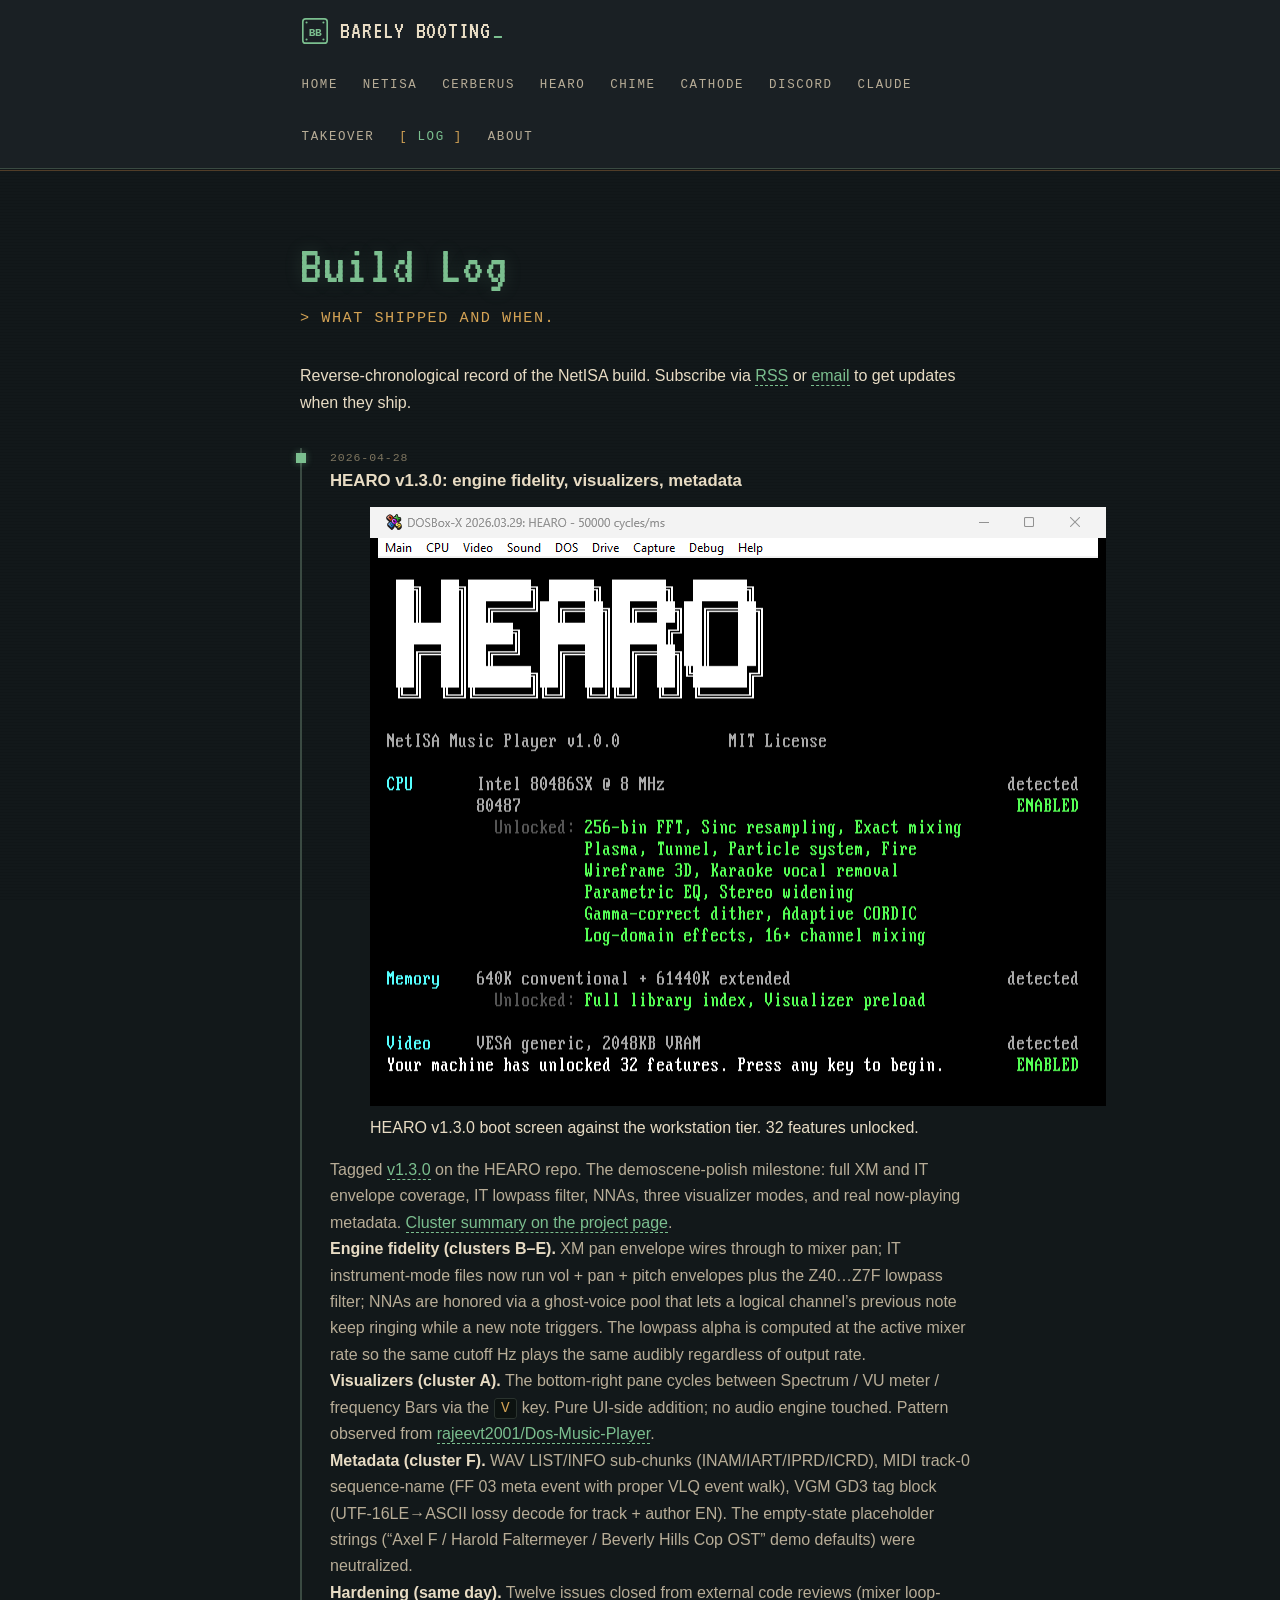
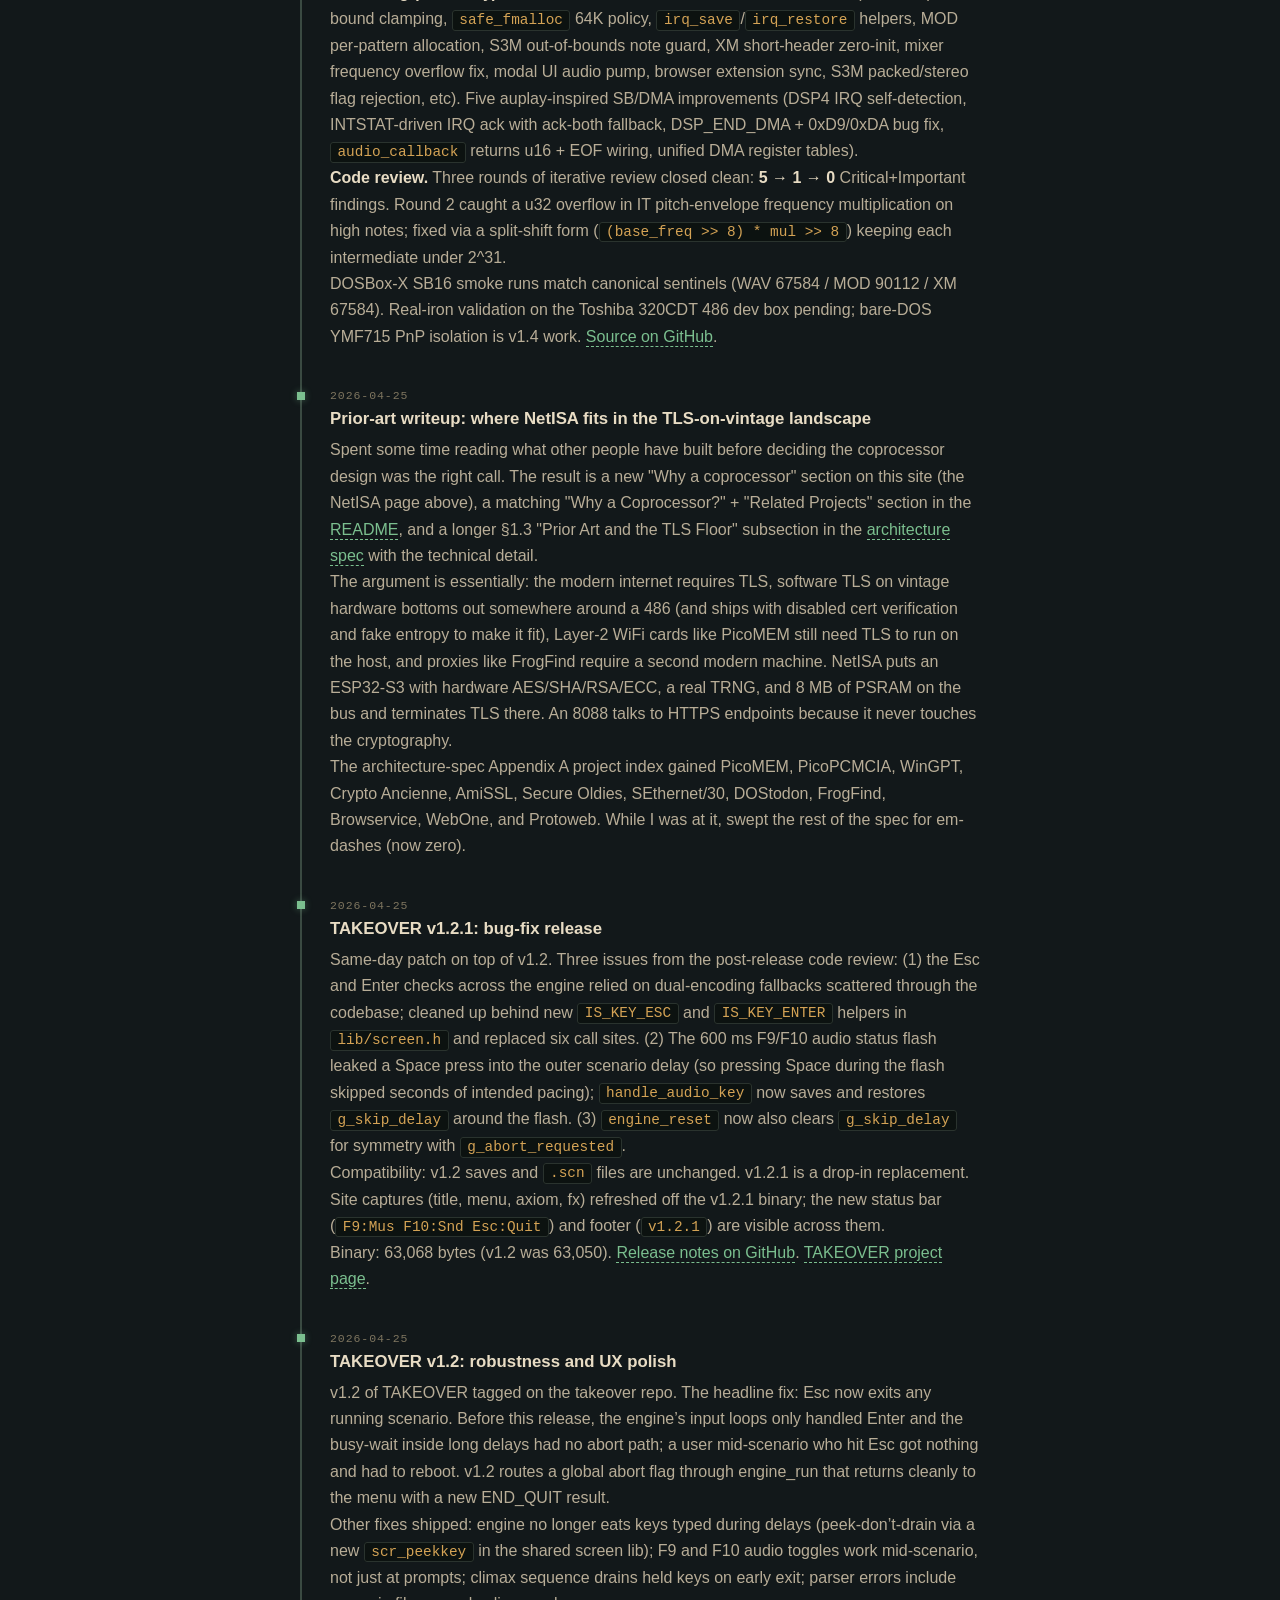
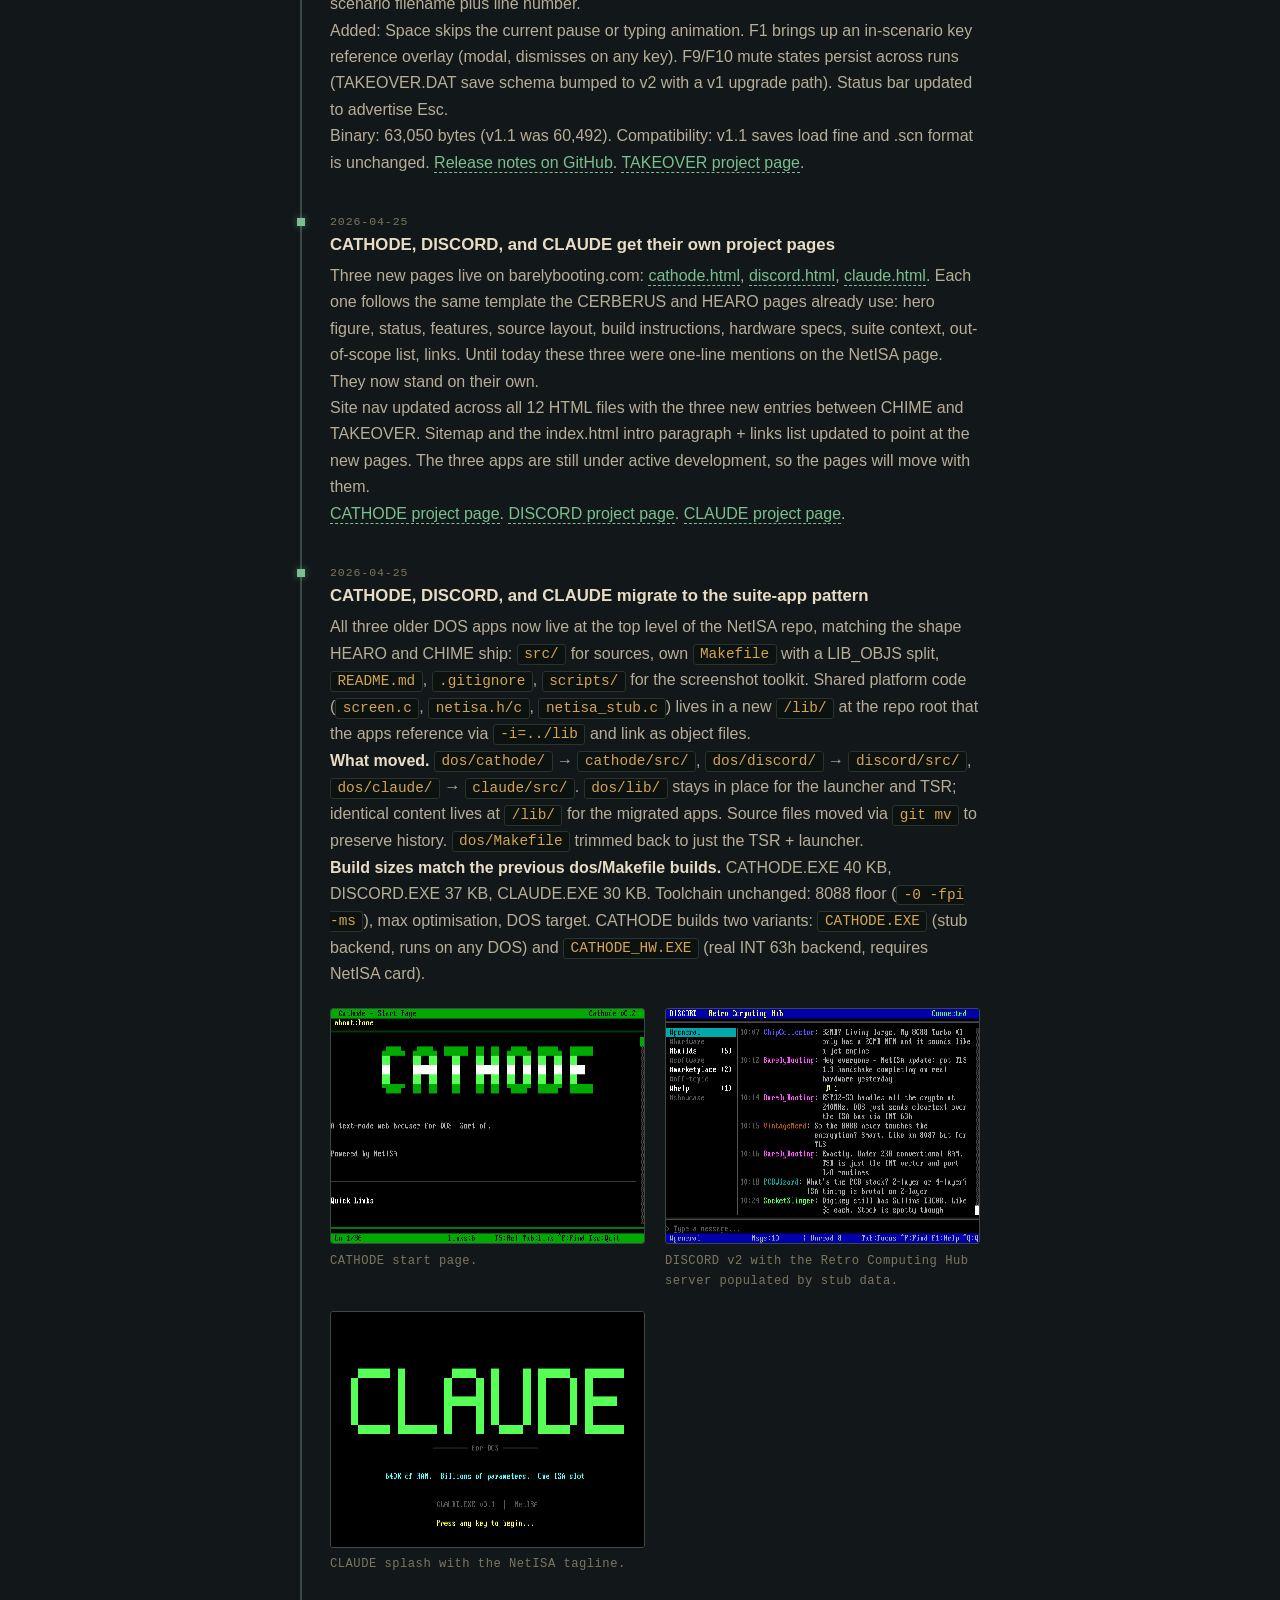
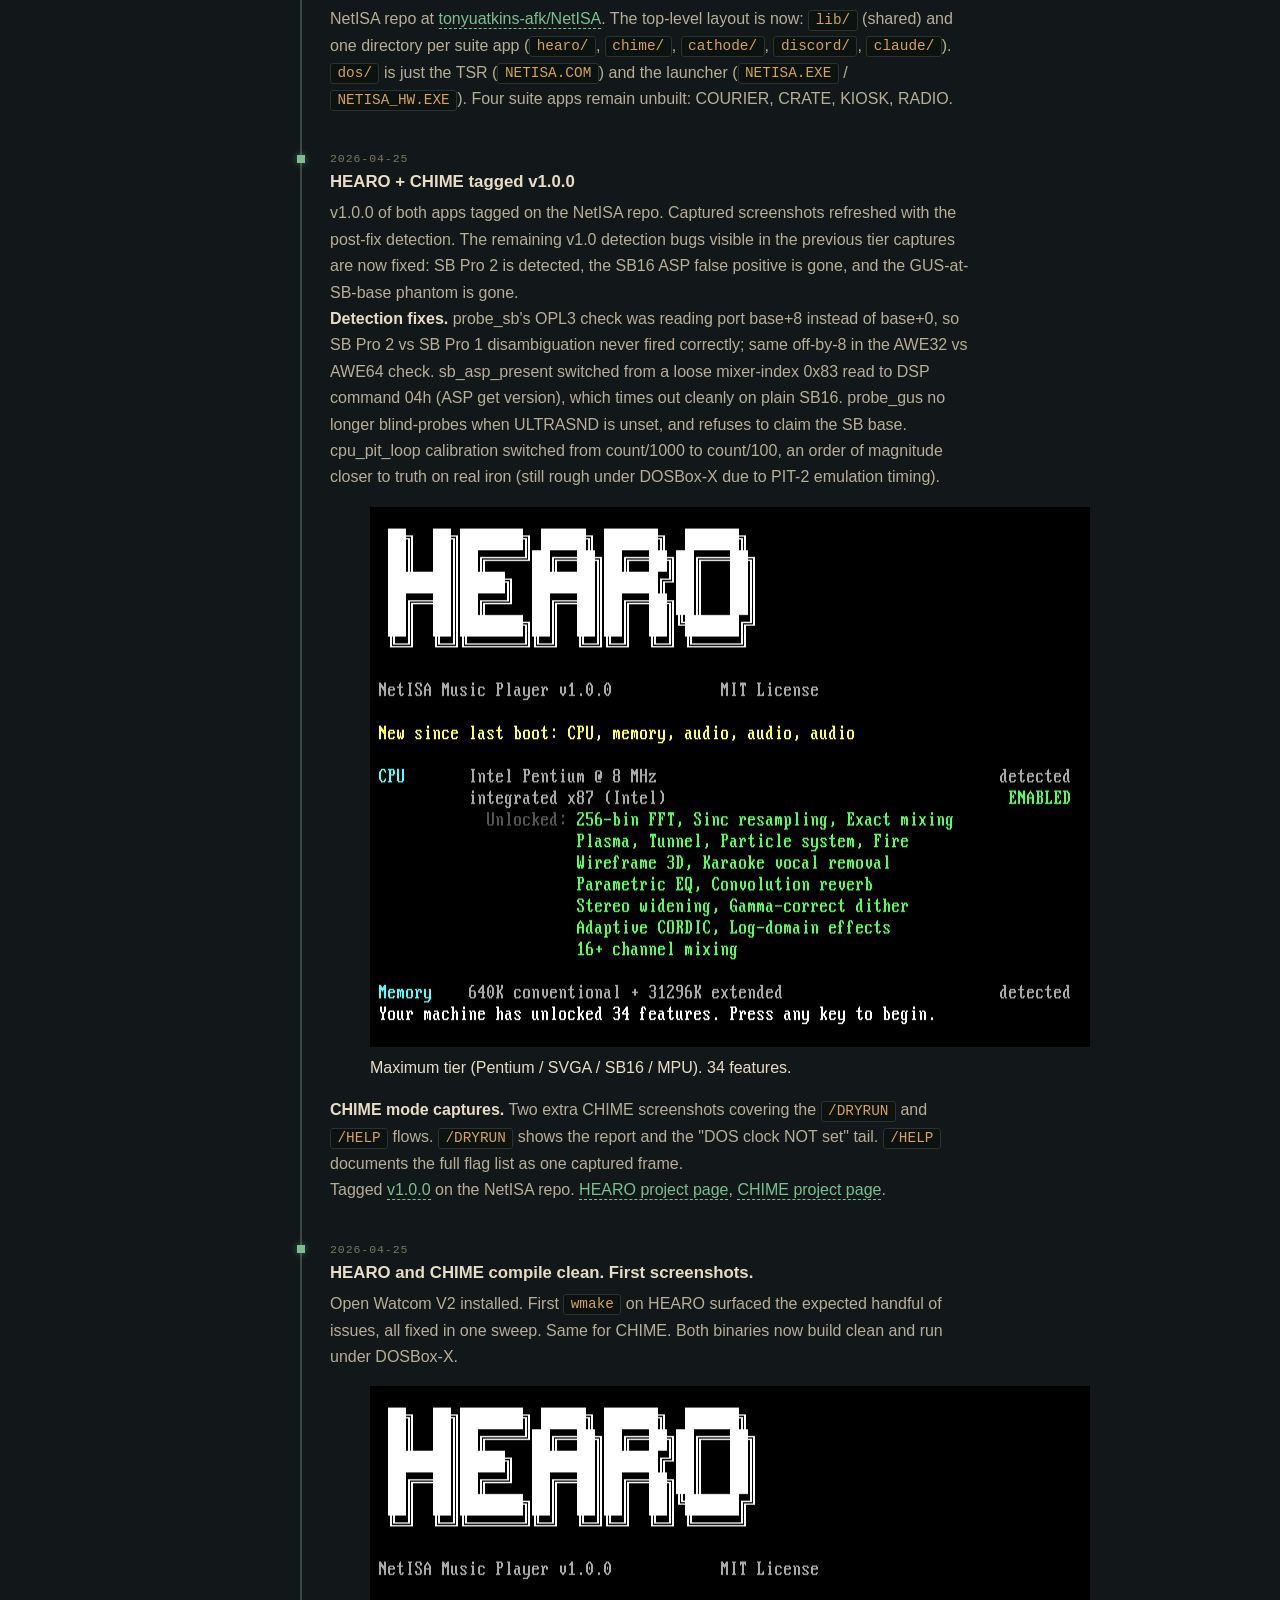
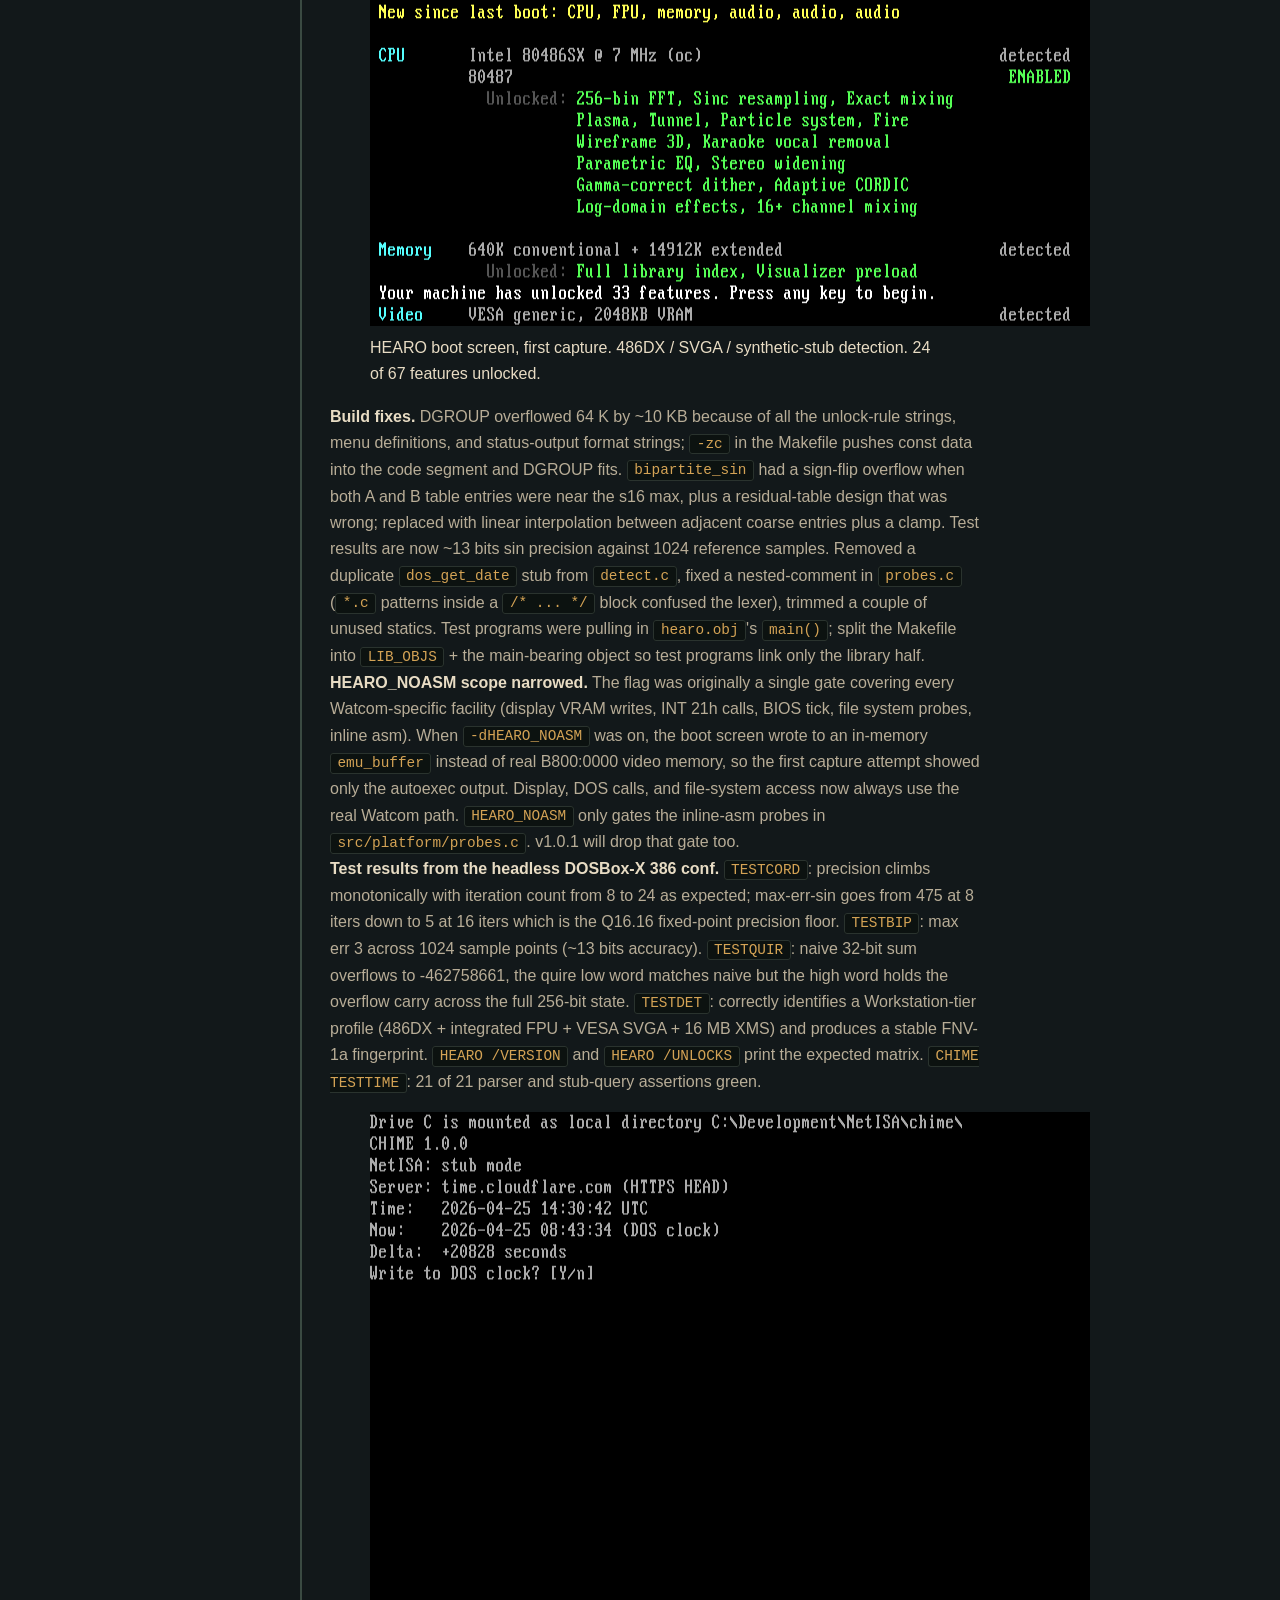
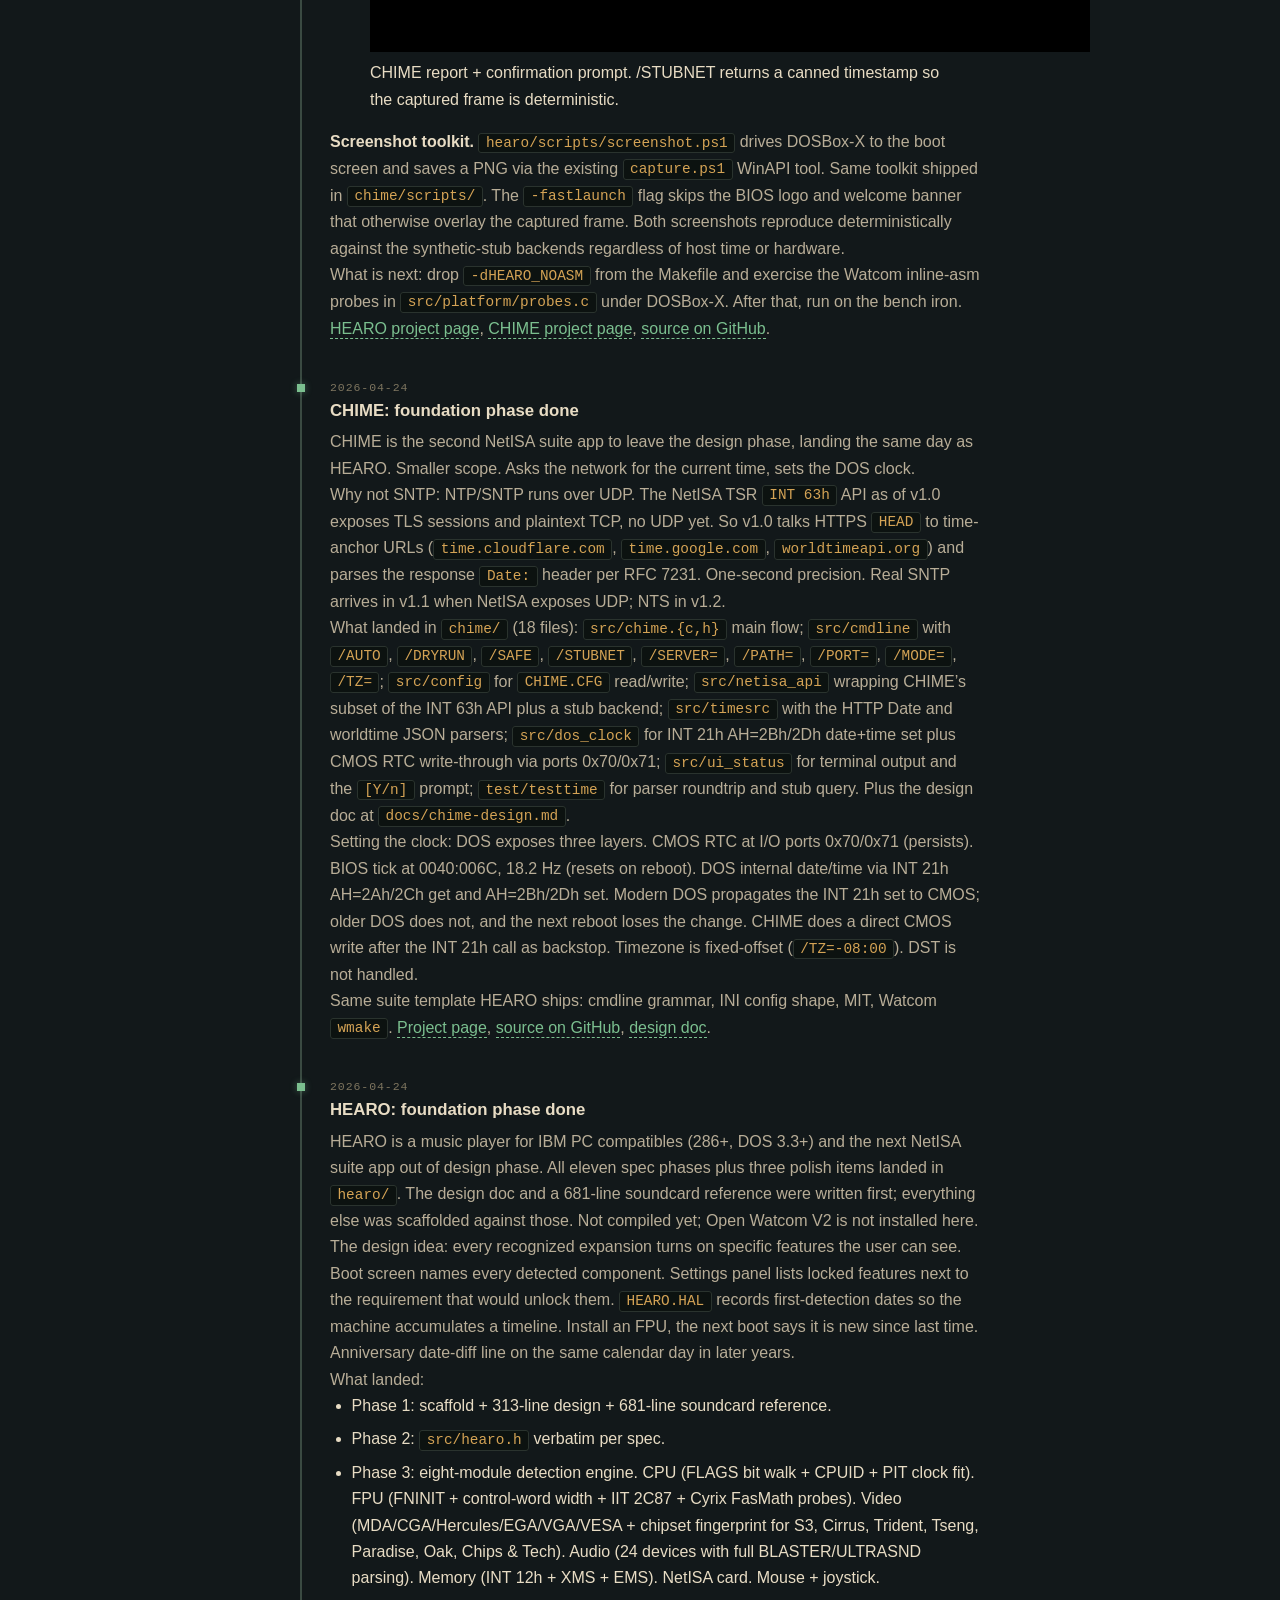
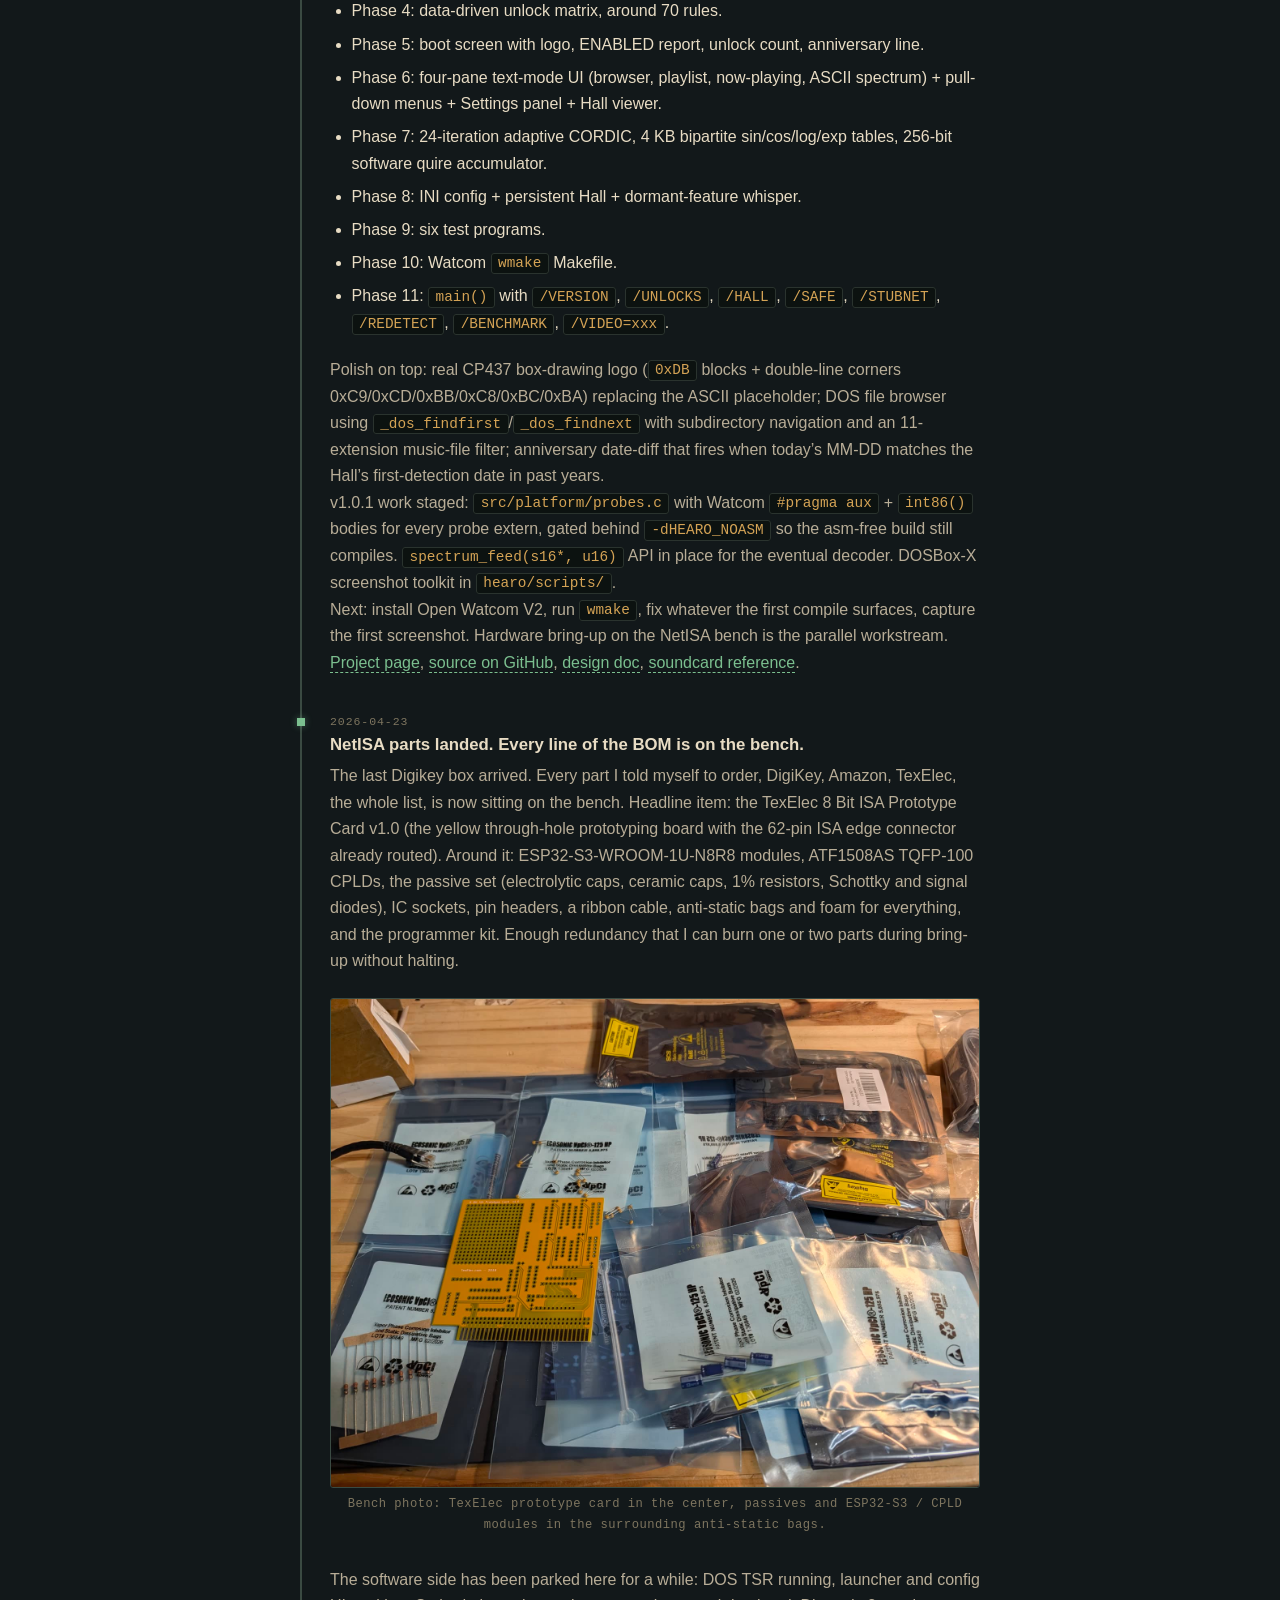
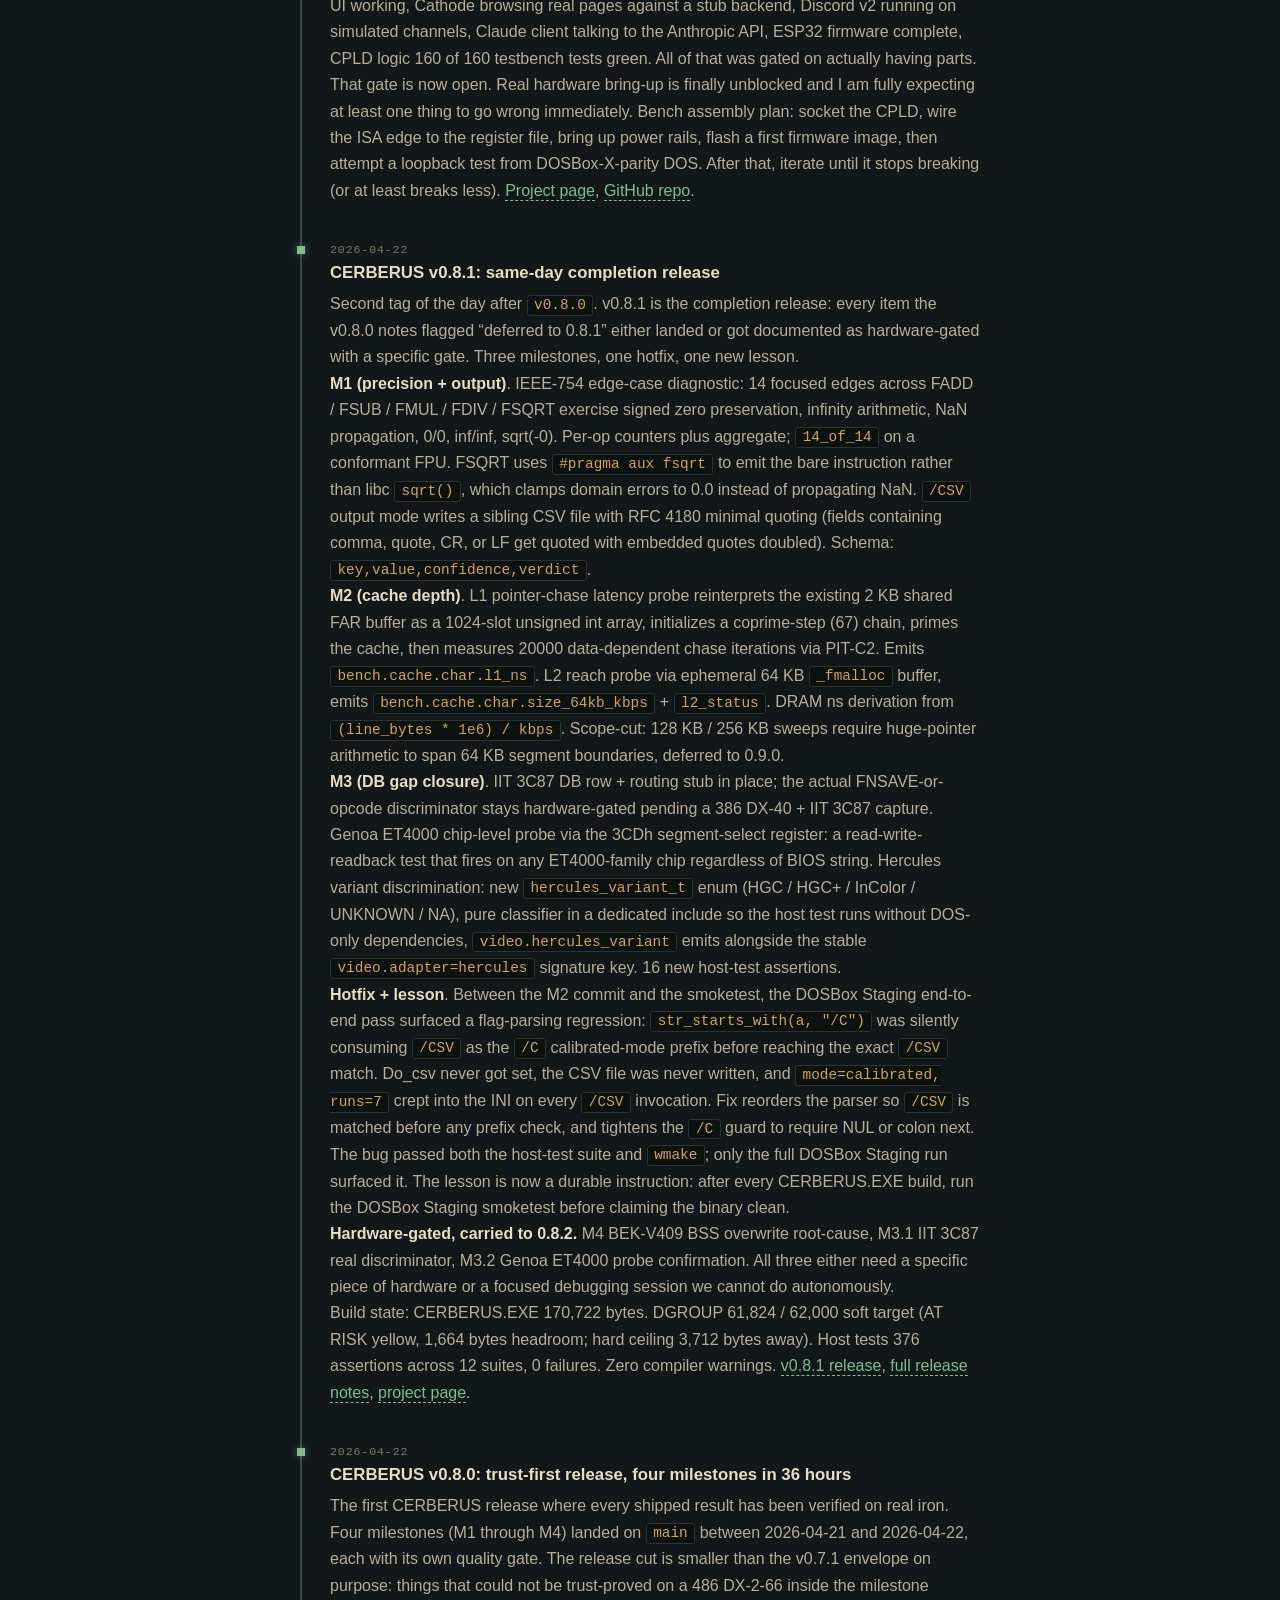
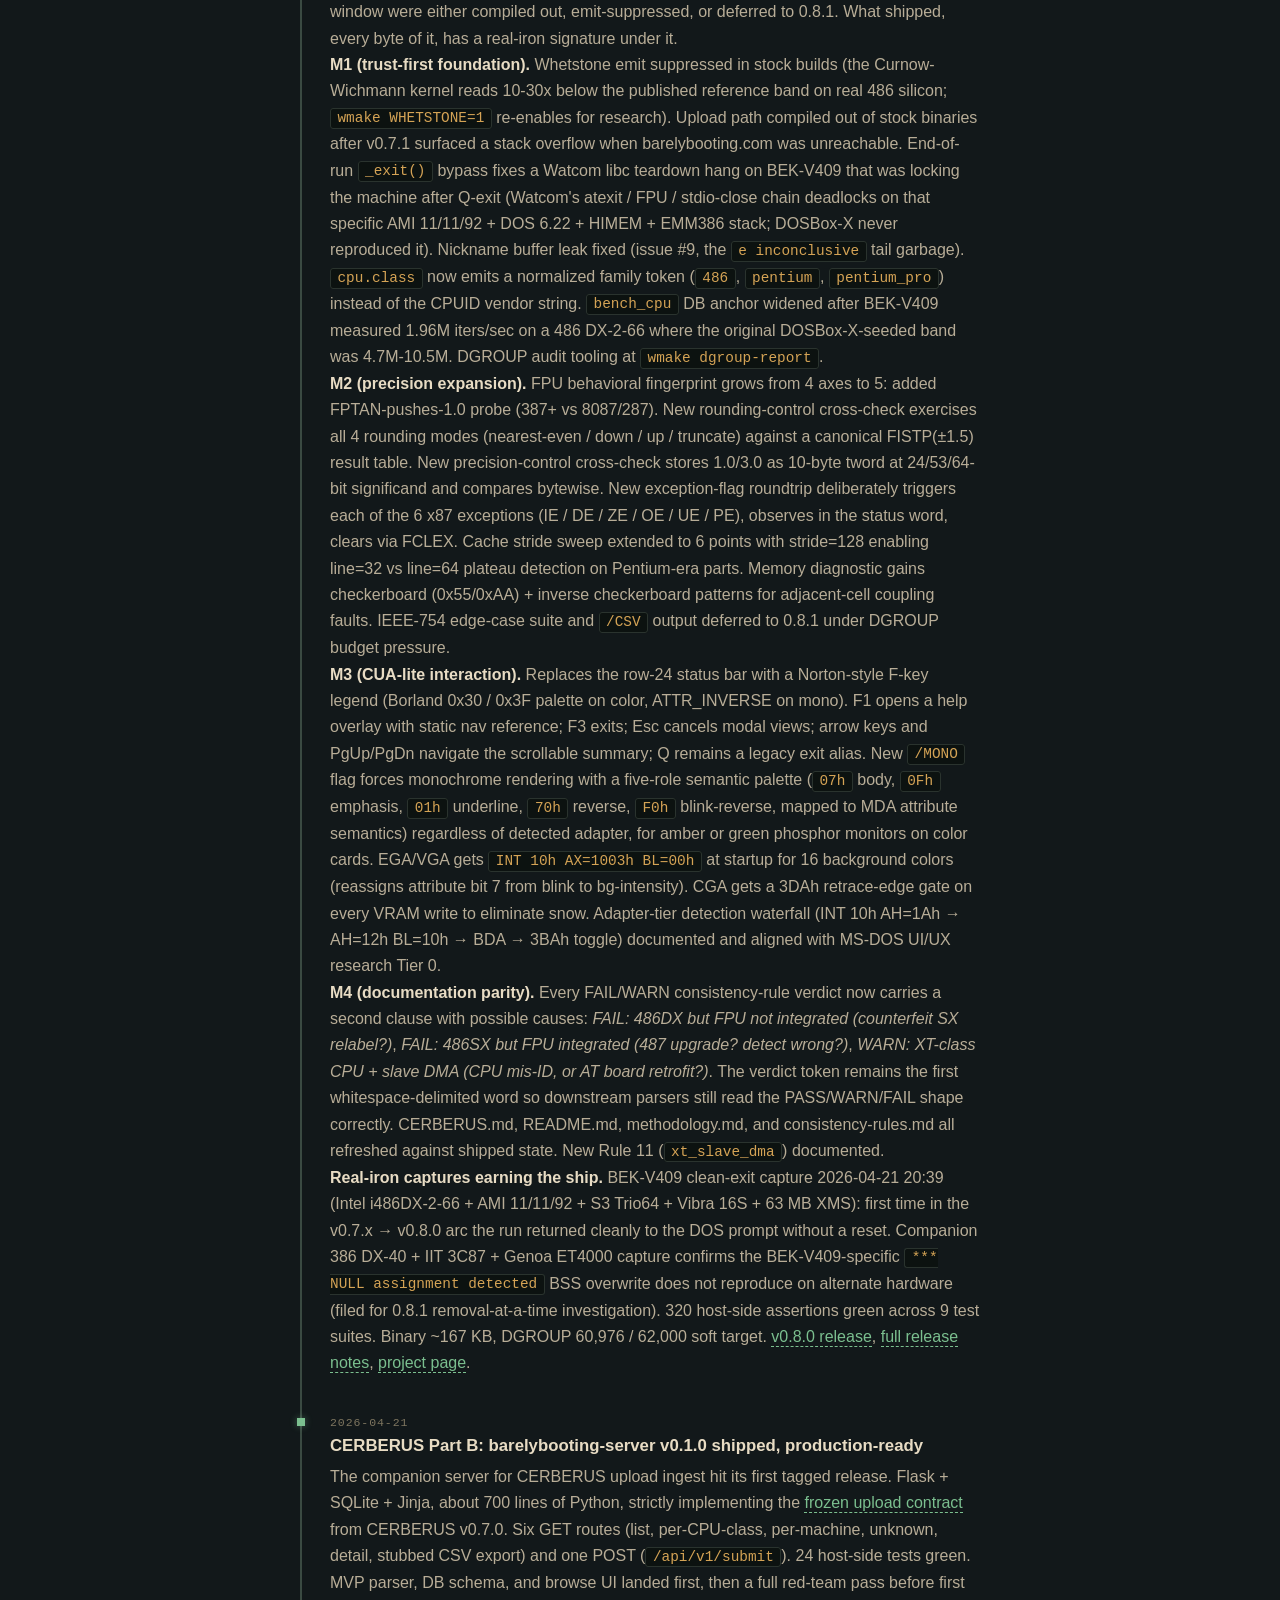
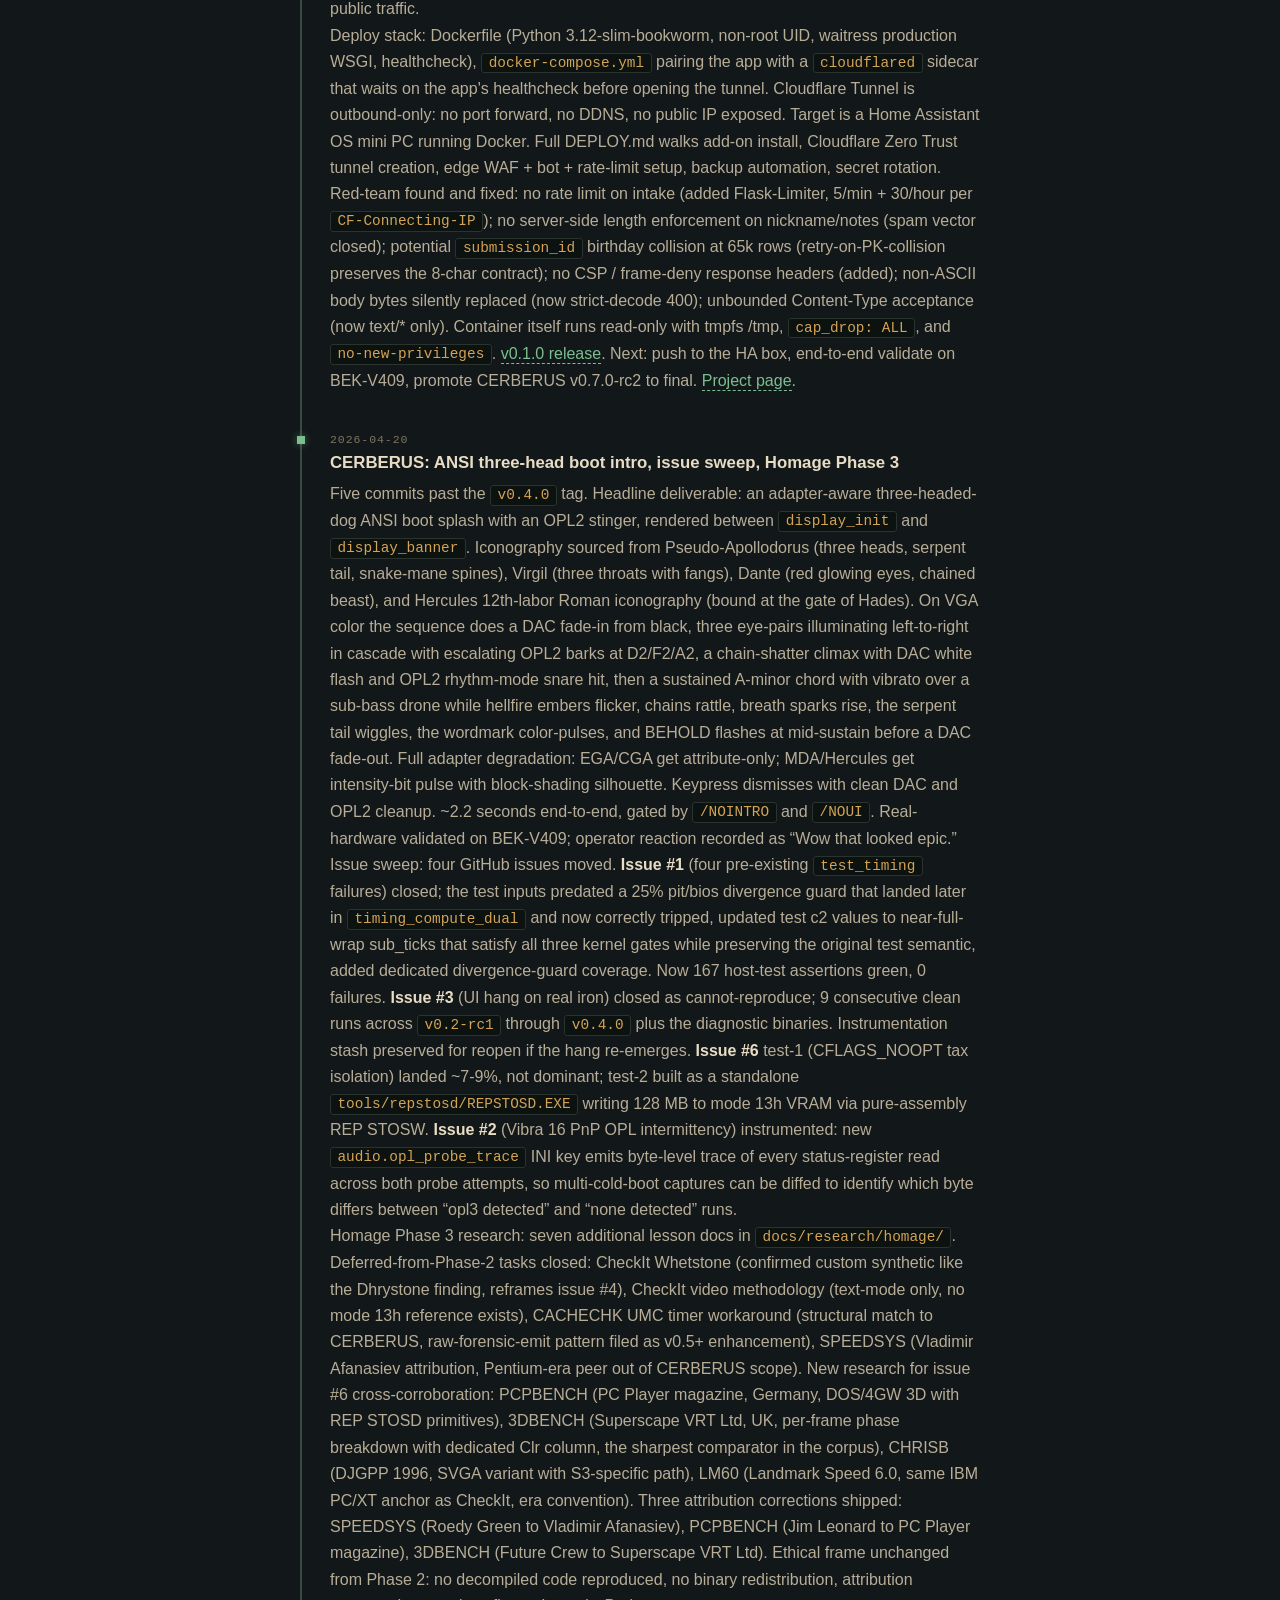
<file: log.html>
<!DOCTYPE html>
<html lang="en">
<head>
<meta charset="UTF-8">
<meta name="viewport" content="width=device-width, initial-scale=1">
<meta name="theme-color" content="#12181a">
<title>Build Log | Barely Booting</title>
<meta name="description" content="Build log for the Barely Booting projects: NetISA and TAKEOVER. Milestones, progress, and what shipped.">
<meta name="author" content="Tony Atkins">
<meta name="keywords" content="NetISA build log, retro computing progress, ISA card development, DOS hardware project, vintage PC updates">
<meta name="robots" content="index, follow">

<link rel="canonical" href="https://barelybooting.com/log.html">
<link rel="alternate" type="application/rss+xml" title="Barely Booting Build Log" href="/feed.xml">

<!-- Open Graph -->
<meta property="og:title" content="Build Log | Barely Booting">
<meta property="og:description" content="Build log for the NetISA project. Milestones, progress, and what shipped.">
<meta property="og:type" content="website">
<meta property="og:url" content="https://barelybooting.com/log.html">
<meta property="og:image" content="https://barelybooting.com/img/og-image.png">
<meta property="og:image:alt" content="Barely Booting. Building new hardware for old computers.">
<meta property="og:site_name" content="Barely Booting">
<meta property="og:locale" content="en_US">

<!-- Twitter -->
<meta name="twitter:card" content="summary_large_image">
<meta name="twitter:title" content="Build Log | Barely Booting">
<meta name="twitter:description" content="Build log for the NetISA project. Milestones, progress, and what shipped.">
<meta name="twitter:image" content="https://barelybooting.com/img/og-image.png">
<meta name="twitter:image:alt" content="Barely Booting. Building new hardware for old computers.">

<link rel="icon" href="/favicon.svg" type="image/svg+xml">
<link rel="preconnect" href="https://fonts.googleapis.com">
<link rel="preconnect" href="https://fonts.gstatic.com" crossorigin>
<link rel="stylesheet" href="https://fonts.googleapis.com/css2?family=VT323&display=swap">
<link rel="stylesheet" href="/style.css">

<script type="application/ld+json">
{
  "@context": "https://schema.org",
  "@graph": [
    {
      "@type": "CollectionPage",
      "@id": "https://barelybooting.com/log.html#logpage",
      "url": "https://barelybooting.com/log.html",
      "name": "Build Log | Barely Booting",
      "description": "Chronological build log for the NetISA open-source ISA card project.",
      "isPartOf": {
        "@type": "WebSite",
        "@id": "https://barelybooting.com/#website",
        "url": "https://barelybooting.com/",
        "name": "Barely Booting"
      },
      "inLanguage": "en-US"
    },
    {
      "@type": "BreadcrumbList",
      "itemListElement": [
        {
          "@type": "ListItem",
          "position": 1,
          "name": "Home",
          "item": "https://barelybooting.com/"
        },
        {
          "@type": "ListItem",
          "position": 2,
          "name": "Build Log",
          "item": "https://barelybooting.com/log.html"
        }
      ]
    }
  ]
}
</script>
</head>
<body>

<nav class="site-nav">
    <div class="nav-inner">
        <a href="/" class="brand" aria-label="Barely Booting home">
            <svg xmlns="http://www.w3.org/2000/svg" viewBox="0 0 32 32" width="30" height="30" aria-hidden="true" focusable="false">
                <rect x="3" y="3" width="26" height="26" rx="3" fill="none" stroke="currentColor" stroke-width="1.75"/>
                <circle cx="7" cy="7" r="1.1" fill="currentColor"/>
                <circle cx="25" cy="7" r="1.1" fill="currentColor"/>
                <circle cx="7" cy="25" r="1.1" fill="currentColor"/>
                <circle cx="25" cy="25" r="1.1" fill="currentColor"/>
                <text x="16" y="21" font-family="'Courier New', ui-monospace, monospace" font-size="12" font-weight="bold" fill="currentColor" text-anchor="middle" letter-spacing="-0.5">BB</text>
            </svg>
            <span>BARELY BOOTING<span class="cursor">_</span></span>
        </a>
        <div class="nav-links">
            <a href="/">Home</a>
            <a href="/netisa.html">NetISA</a>
            <a href="/cerberus.html">CERBERUS</a>
            <a href="/hearo.html">HEARO</a>
            <a href="/chime.html">CHIME</a>
            <a href="/cathode.html">CATHODE</a>
            <a href="/discord.html">DISCORD</a>
            <a href="/claude.html">CLAUDE</a>
            <a href="/takeover.html">TAKEOVER</a>
            <a href="/log.html" class="active">Log</a>
            <a href="/about.html">About</a>
        </div>
    </div>
</nav>

<main>
    <h1>Build Log</h1>
    <p class="tagline">&gt; What shipped and when.</p>

    <p>Reverse-chronological record of the NetISA build. Subscribe via <a href="/feed.xml">RSS</a> or <a href="mailto:hello@barelybooting.com?subject=Subscribe">email</a> to get updates when they ship.</p>

    <div class="log-timeline">

        <article class="log-entry" id="entry-2026-04-28-hearo-v1-3-0">
            <div class="log-date">
                <time datetime="2026-04-28">2026-04-28</time>
            </div>
            <h2>HEARO v1.3.0: engine fidelity, visualizers, metadata</h2>
            <figure>
                <img src="/img/hearo-v13-boot.png" alt="HEARO v1.3.0 boot screen running in DOSBox-X. Big CP437 box-drawing HEARO logo at top. Hardware report below: CPU Intel 80486SX detected with 80487 ENABLED listing 256-bin FFT, sinc resampling, exact mixing, plasma, tunnel, particle system, fire, wireframe 3D, karaoke vocal removal, parametric EQ, stereo widening, gamma-correct dither, adaptive CORDIC, log-domain effects, 16+ channel mixing in green. Memory 640K conventional + 61440K extended detected with full library index and visualizer preload unlocked. Video VESA generic 2048KB VRAM ENABLED. Bottom: Your machine has unlocked 32 features. Press any key to begin." width="736" height="599">
                <figcaption>HEARO v1.3.0 boot screen against the workstation tier. 32 features unlocked.</figcaption>
            </figure>
            <p>Tagged <a href="https://github.com/tonyuatkins-afk/hearo/releases/tag/v1.3.0" rel="noopener">v1.3.0</a> on the HEARO repo. The demoscene-polish milestone: full XM and IT envelope coverage, IT lowpass filter, NNAs, three visualizer modes, and real now-playing metadata. <a href="/hearo.html">Cluster summary on the project page</a>.</p>
            <p><strong>Engine fidelity (clusters B&ndash;E).</strong> XM pan envelope wires through to mixer pan; IT instrument-mode files now run vol + pan + pitch envelopes plus the Z40&hellip;Z7F lowpass filter; NNAs are honored via a ghost-voice pool that lets a logical channel&rsquo;s previous note keep ringing while a new note triggers. The lowpass alpha is computed at the active mixer rate so the same cutoff Hz plays the same audibly regardless of output rate.</p>
            <p><strong>Visualizers (cluster A).</strong> The bottom-right pane cycles between Spectrum / VU meter / frequency Bars via the <code>V</code> key. Pure UI-side addition; no audio engine touched. Pattern observed from <a href="https://github.com/rajeevt2001/Dos-Music-Player" rel="noopener">rajeevt2001/Dos-Music-Player</a>.</p>
            <p><strong>Metadata (cluster F).</strong> WAV LIST/INFO sub-chunks (INAM/IART/IPRD/ICRD), MIDI track-0 sequence-name (FF 03 meta event with proper VLQ event walk), VGM GD3 tag block (UTF-16LE&rarr;ASCII lossy decode for track + author EN). The empty-state placeholder strings (&ldquo;Axel F / Harold Faltermeyer / Beverly Hills Cop OST&rdquo; demo defaults) were neutralized.</p>
            <p><strong>Hardening (same day).</strong> Twelve issues closed from external code reviews (mixer loop-bound clamping, <code>safe_fmalloc</code> 64K policy, <code>irq_save</code>/<code>irq_restore</code> helpers, MOD per-pattern allocation, S3M out-of-bounds note guard, XM short-header zero-init, mixer frequency overflow fix, modal UI audio pump, browser extension sync, S3M packed/stereo flag rejection, etc). Five auplay-inspired SB/DMA improvements (DSP4 IRQ self-detection, INTSTAT-driven IRQ ack with ack-both fallback, DSP_END_DMA + 0xD9/0xDA bug fix, <code>audio_callback</code> returns u16 + EOF wiring, unified DMA register tables).</p>
            <p><strong>Code review.</strong> Three rounds of iterative review closed clean: <strong>5 &rarr; 1 &rarr; 0</strong> Critical+Important findings. Round 2 caught a u32 overflow in IT pitch-envelope frequency multiplication on high notes; fixed via a split-shift form (<code>(base_freq &gt;&gt; 8) * mul &gt;&gt; 8</code>) keeping each intermediate under 2^31.</p>
            <p>DOSBox-X SB16 smoke runs match canonical sentinels (WAV 67584 / MOD 90112 / XM 67584). Real-iron validation on the Toshiba 320CDT 486 dev box pending; bare-DOS YMF715 PnP isolation is v1.4 work. <a href="https://github.com/tonyuatkins-afk/hearo" rel="noopener">Source on GitHub</a>.</p>
        </article>

        <article class="log-entry" id="entry-2026-04-25-prior-art">
            <div class="log-date">
                <time datetime="2026-04-25">2026-04-25</time>
            </div>
            <h2>Prior-art writeup: where NetISA fits in the TLS-on-vintage landscape</h2>
            <p>Spent some time reading what other people have built before deciding the coprocessor design was the right call. The result is a new "Why a coprocessor" section on this site (the NetISA page above), a matching "Why a Coprocessor?" + "Related Projects" section in the <a href="https://github.com/tonyuatkins-afk/NetISA/blob/main/README.md" rel="noopener">README</a>, and a longer §1.3 "Prior Art and the TLS Floor" subsection in the <a href="https://github.com/tonyuatkins-afk/NetISA/blob/main/docs/netisa-architecture-spec.md#13-prior-art-and-the-tls-floor" rel="noopener">architecture spec</a> with the technical detail.</p>
            <p>The argument is essentially: the modern internet requires TLS, software TLS on vintage hardware bottoms out somewhere around a 486 (and ships with disabled cert verification and fake entropy to make it fit), Layer-2 WiFi cards like PicoMEM still need TLS to run on the host, and proxies like FrogFind require a second modern machine. NetISA puts an ESP32-S3 with hardware AES/SHA/RSA/ECC, a real TRNG, and 8 MB of PSRAM on the bus and terminates TLS there. An 8088 talks to HTTPS endpoints because it never touches the cryptography.</p>
            <p>The architecture-spec Appendix A project index gained PicoMEM, PicoPCMCIA, WinGPT, Crypto Ancienne, AmiSSL, Secure Oldies, SEthernet/30, DOStodon, FrogFind, Browservice, WebOne, and Protoweb. While I was at it, swept the rest of the spec for em-dashes (now zero).</p>
        </article>

        <article class="log-entry" id="entry-2026-04-25-takeover-v1-2-1">
            <div class="log-date">
                <time datetime="2026-04-25">2026-04-25</time>
            </div>
            <h2>TAKEOVER v1.2.1: bug-fix release</h2>
            <p>Same-day patch on top of v1.2. Three issues from the post-release code review: (1) the Esc and Enter checks across the engine relied on dual-encoding fallbacks scattered through the codebase; cleaned up behind new <code>IS_KEY_ESC</code> and <code>IS_KEY_ENTER</code> helpers in <code>lib/screen.h</code> and replaced six call sites. (2) The 600 ms F9/F10 audio status flash leaked a Space press into the outer scenario delay (so pressing Space during the flash skipped seconds of intended pacing); <code>handle_audio_key</code> now saves and restores <code>g_skip_delay</code> around the flash. (3) <code>engine_reset</code> now also clears <code>g_skip_delay</code> for symmetry with <code>g_abort_requested</code>.</p>
            <p>Compatibility: v1.2 saves and <code>.scn</code> files are unchanged. v1.2.1 is a drop-in replacement. Site captures (title, menu, axiom, fx) refreshed off the v1.2.1 binary; the new status bar (<code>F9:Mus F10:Snd Esc:Quit</code>) and footer (<code>v1.2.1</code>) are visible across them.</p>
            <p>Binary: 63,068 bytes (v1.2 was 63,050). <a href="https://github.com/tonyuatkins-afk/takeover/releases/tag/v1.2.1" rel="noopener">Release notes on GitHub</a>. <a href="/takeover.html">TAKEOVER project page</a>.</p>
        </article>

        <article class="log-entry" id="entry-2026-04-25-takeover-v1-2">
            <div class="log-date">
                <time datetime="2026-04-25">2026-04-25</time>
            </div>
            <h2>TAKEOVER v1.2: robustness and UX polish</h2>
            <p>v1.2 of TAKEOVER tagged on the takeover repo. The headline fix: Esc now exits any running scenario. Before this release, the engine&rsquo;s input loops only handled Enter and the busy-wait inside long delays had no abort path; a user mid-scenario who hit Esc got nothing and had to reboot. v1.2 routes a global abort flag through engine_run that returns cleanly to the menu with a new END_QUIT result.</p>
            <p>Other fixes shipped: engine no longer eats keys typed during delays (peek-don&rsquo;t-drain via a new <code>scr_peekkey</code> in the shared screen lib); F9 and F10 audio toggles work mid-scenario, not just at prompts; climax sequence drains held keys on early exit; parser errors include scenario filename plus line number.</p>
            <p>Added: Space skips the current pause or typing animation. F1 brings up an in-scenario key reference overlay (modal, dismisses on any key). F9/F10 mute states persist across runs (TAKEOVER.DAT save schema bumped to v2 with a v1 upgrade path). Status bar updated to advertise Esc.</p>
            <p>Binary: 63,050 bytes (v1.1 was 60,492). Compatibility: v1.1 saves load fine and .scn format is unchanged. <a href="https://github.com/tonyuatkins-afk/takeover/releases/tag/v1.2" rel="noopener">Release notes on GitHub</a>. <a href="/takeover.html">TAKEOVER project page</a>.</p>
        </article>

        <article class="log-entry" id="entry-2026-04-25-cathode-discord-claude-pages">
            <div class="log-date">
                <time datetime="2026-04-25">2026-04-25</time>
            </div>
            <h2>CATHODE, DISCORD, and CLAUDE get their own project pages</h2>
            <p>Three new pages live on barelybooting.com: <a href="/cathode.html">cathode.html</a>, <a href="/discord.html">discord.html</a>, <a href="/claude.html">claude.html</a>. Each one follows the same template the CERBERUS and HEARO pages already use: hero figure, status, features, source layout, build instructions, hardware specs, suite context, out-of-scope list, links. Until today these three were one-line mentions on the NetISA page. They now stand on their own.</p>
            <p>Site nav updated across all 12 HTML files with the three new entries between CHIME and TAKEOVER. Sitemap and the index.html intro paragraph + links list updated to point at the new pages. The three apps are still under active development, so the pages will move with them.</p>
            <p><a href="/cathode.html">CATHODE project page</a>. <a href="/discord.html">DISCORD project page</a>. <a href="/claude.html">CLAUDE project page</a>.</p>
        </article>

        <article class="log-entry" id="entry-2026-04-25-suite-migration">
            <div class="log-date">
                <time datetime="2026-04-25">2026-04-25</time>
            </div>
            <h2>CATHODE, DISCORD, and CLAUDE migrate to the suite-app pattern</h2>
            <p>All three older DOS apps now live at the top level of the NetISA repo, matching the shape HEARO and CHIME ship: <code>src/</code> for sources, own <code>Makefile</code> with a LIB_OBJS split, <code>README.md</code>, <code>.gitignore</code>, <code>scripts/</code> for the screenshot toolkit. Shared platform code (<code>screen.c</code>, <code>netisa.h/c</code>, <code>netisa_stub.c</code>) lives in a new <code>/lib/</code> at the repo root that the apps reference via <code>-i=../lib</code> and link as object files.</p>

            <p><strong>What moved.</strong> <code>dos/cathode/</code> &rarr; <code>cathode/src/</code>, <code>dos/discord/</code> &rarr; <code>discord/src/</code>, <code>dos/claude/</code> &rarr; <code>claude/src/</code>. <code>dos/lib/</code> stays in place for the launcher and TSR; identical content lives at <code>/lib/</code> for the migrated apps. Source files moved via <code>git mv</code> to preserve history. <code>dos/Makefile</code> trimmed back to just the TSR + launcher.</p>

            <p><strong>Build sizes match the previous dos/Makefile builds.</strong> CATHODE.EXE 40 KB, DISCORD.EXE 37 KB, CLAUDE.EXE 30 KB. Toolchain unchanged: 8088 floor (<code>-0 -fpi -ms</code>), max optimisation, DOS target. CATHODE builds two variants: <code>CATHODE.EXE</code> (stub backend, runs on any DOS) and <code>CATHODE_HW.EXE</code> (real INT 63h backend, requires NetISA card).</p>

            <div class="hero-screenshots">
                <figure>
                    <img src="/img/cathode-start.png" alt="CATHODE start page in DOSBox-X. Green title bar at top. CATHODE block-letter logo in green-on-black. Subtitle 'A text-mode web browser for DOS. Sort of.' Powered by NetISA line. Quick Links section header. Status bar at bottom with shortcuts: Ln 1/36, Links:6, F5:Rel, Tab:Link, Ctrl+F:Find, Esc:Quit." width="720" height="540" loading="lazy">
                    <figcaption>CATHODE start page.</figcaption>
                </figure>
                <figure>
                    <img src="/img/discord-main.png" alt="DISCORD chat client in DOSBox-X. Channel list on the left with #general highlighted, plus #hardware, #builds (5), #software, #marketplace (2), #off-topic, #help (1), #showcase. Message thread on the right with timestamps and colored usernames: ChipCollector, BarelyBooting, VintageNerd, PCBWizard, SocketSlinger. Type a message field at bottom, status bar with Tab:Focus, Ctrl+F:Find, F1:Help, Ctrl+Q:Quit." width="720" height="540" loading="lazy">
                    <figcaption>DISCORD v2 with the Retro Computing Hub server populated by stub data.</figcaption>
                </figure>
                <figure>
                    <img src="/img/claude-main.png" alt="CLAUDE splash screen. Big green block-letter CLAUDE logo. 'for DOS' subtitle below. '640K of RAM. Billions of parameters. One ISA slot.' tagline in cyan. CLAUDE.EXE v0.1 | NetISA version line. 'Press any key to begin...' prompt in yellow." width="720" height="540" loading="lazy">
                    <figcaption>CLAUDE splash with the NetISA tagline.</figcaption>
                </figure>
            </div>

            <p>NetISA repo at <a href="https://github.com/tonyuatkins-afk/NetISA" rel="noopener">tonyuatkins-afk/NetISA</a>. The top-level layout is now: <code>lib/</code> (shared) and one directory per suite app (<code>hearo/</code>, <code>chime/</code>, <code>cathode/</code>, <code>discord/</code>, <code>claude/</code>). <code>dos/</code> is just the TSR (<code>NETISA.COM</code>) and the launcher (<code>NETISA.EXE</code> / <code>NETISA_HW.EXE</code>). Four suite apps remain unbuilt: COURIER, CRATE, KIOSK, RADIO.</p>
        </article>

        <article class="log-entry" id="entry-2026-04-25-hearo-chime-v100-tag">
            <div class="log-date">
                <time datetime="2026-04-25">2026-04-25</time>
            </div>
            <h2>HEARO + CHIME tagged v1.0.0</h2>
            <p>v1.0.0 of both apps tagged on the NetISA repo. Captured screenshots refreshed with the post-fix detection. The remaining v1.0 detection bugs visible in the previous tier captures are now fixed: SB Pro 2 is detected, the SB16 ASP false positive is gone, and the GUS-at-SB-base phantom is gone.</p>
            <p><strong>Detection fixes.</strong> probe_sb's OPL3 check was reading port base+8 instead of base+0, so SB Pro 2 vs SB Pro 1 disambiguation never fired correctly; same off-by-8 in the AWE32 vs AWE64 check. sb_asp_present switched from a loose mixer-index 0x83 read to DSP command 04h (ASP get version), which times out cleanly on plain SB16. probe_gus no longer blind-probes when ULTRASND is unset, and refuses to claim the SB base. cpu_pit_loop calibration switched from count/1000 to count/100, an order of magnitude closer to truth on real iron (still rough under DOSBox-X due to PIT-2 emulation timing).</p>

            <figure>
                <img src="/img/hearo-boot-max.png" alt="HEARO boot screen on the Maximum tier configuration: Pentium / SVGA 1024 / 32 MB / SB16 + MPU-401. Intel Pentium @ 8 MHz / integrated x87 (Intel) / 34 features unlocked, including the Pentium-class Convolution reverb, Particle system, and Wireframe 3D." width="720" height="540">
                <figcaption>Maximum tier (Pentium / SVGA / SB16 / MPU). 34 features.</figcaption>
            </figure>

            <p><strong>CHIME mode captures.</strong> Two extra CHIME screenshots covering the <code>/DRYRUN</code> and <code>/HELP</code> flows. <code>/DRYRUN</code> shows the report and the "DOS clock NOT set" tail. <code>/HELP</code> documents the full flag list as one captured frame.</p>

            <p>Tagged <a href="https://github.com/tonyuatkins-afk/NetISA/releases/tag/v1.0.0" rel="noopener">v1.0.0</a> on the NetISA repo. <a href="/hearo.html">HEARO project page</a>, <a href="/chime.html">CHIME project page</a>.</p>
        </article>

        <article class="log-entry" id="entry-2026-04-25-hearo-chime-first-compile">
            <div class="log-date">
                <time datetime="2026-04-25">2026-04-25</time>
            </div>
            <h2>HEARO and CHIME compile clean. First screenshots.</h2>
            <p>Open Watcom V2 installed. First <code>wmake</code> on HEARO surfaced the expected handful of issues, all fixed in one sweep. Same for CHIME. Both binaries now build clean and run under DOSBox-X.</p>

            <figure>
                <img src="/img/hearo-boot.png" alt="HEARO boot screen captured in DOSBox-X. CP437 box-drawing HEARO logo at top, hardware report below with right-justified ENABLED in green for the 80486DX FPU and SVGA, indented unlock list of 16 FPU-gated visualizers and DSP features, plus a memory and library line. Bottom: Your machine has unlocked 24 features. Press any key to begin." width="720" height="540">
                <figcaption>HEARO boot screen, first capture. 486DX / SVGA / synthetic-stub detection. 24 of 67 features unlocked.</figcaption>
            </figure>

            <p><strong>Build fixes.</strong> DGROUP overflowed 64 K by ~10 KB because of all the unlock-rule strings, menu definitions, and status-output format strings; <code>-zc</code> in the Makefile pushes const data into the code segment and DGROUP fits. <code>bipartite_sin</code> had a sign-flip overflow when both A and B table entries were near the s16 max, plus a residual-table design that was wrong; replaced with linear interpolation between adjacent coarse entries plus a clamp. Test results are now ~13 bits sin precision against 1024 reference samples. Removed a duplicate <code>dos_get_date</code> stub from <code>detect.c</code>, fixed a nested-comment in <code>probes.c</code> (<code>*.c</code> patterns inside a <code>/* ... */</code> block confused the lexer), trimmed a couple of unused statics. Test programs were pulling in <code>hearo.obj</code>'s <code>main()</code>; split the Makefile into <code>LIB_OBJS</code> + the main-bearing object so test programs link only the library half.</p>

            <p><strong>HEARO_NOASM scope narrowed.</strong> The flag was originally a single gate covering every Watcom-specific facility (display VRAM writes, INT 21h calls, BIOS tick, file system probes, inline asm). When <code>-dHEARO_NOASM</code> was on, the boot screen wrote to an in-memory <code>emu_buffer</code> instead of real B800:0000 video memory, so the first capture attempt showed only the autoexec output. Display, DOS calls, and file-system access now always use the real Watcom path. <code>HEARO_NOASM</code> only gates the inline-asm probes in <code>src/platform/probes.c</code>. v1.0.1 will drop that gate too.</p>

            <p><strong>Test results from the headless DOSBox-X 386 conf.</strong> <code>TESTCORD</code>: precision climbs monotonically with iteration count from 8 to 24 as expected; max-err-sin goes from 475 at 8 iters down to 5 at 16 iters which is the Q16.16 fixed-point precision floor. <code>TESTBIP</code>: max err 3 across 1024 sample points (~13 bits accuracy). <code>TESTQUIR</code>: naive 32-bit sum overflows to -462758661, the quire low word matches naive but the high word holds the overflow carry across the full 256-bit state. <code>TESTDET</code>: correctly identifies a Workstation-tier profile (486DX + integrated FPU + VESA SVGA + 16 MB XMS) and produces a stable FNV-1a fingerprint. <code>HEARO /VERSION</code> and <code>HEARO /UNLOCKS</code> print the expected matrix. <code>CHIME TESTTIME</code>: 21 of 21 parser and stub-query assertions green.</p>

            <figure>
                <img src="/img/chime-prompt.png" alt="CHIME 1.0 running in DOSBox-X with the /STUBNET flag. White-on-black terminal output: CHIME 1.0.0; NetISA: stub mode; Server: time.cloudflare.com (HTTPS HEAD); Time: 2026-04-25 14:30:42 UTC; Now: 2026-04-25 08:06:28 (DOS clock); Delta: +23054 seconds; Write to DOS clock? [Y/n]." width="720" height="540">
                <figcaption>CHIME report + confirmation prompt. /STUBNET returns a canned timestamp so the captured frame is deterministic.</figcaption>
            </figure>

            <p><strong>Screenshot toolkit.</strong> <code>hearo/scripts/screenshot.ps1</code> drives DOSBox-X to the boot screen and saves a PNG via the existing <code>capture.ps1</code> WinAPI tool. Same toolkit shipped in <code>chime/scripts/</code>. The <code>-fastlaunch</code> flag skips the BIOS logo and welcome banner that otherwise overlay the captured frame. Both screenshots reproduce deterministically against the synthetic-stub backends regardless of host time or hardware.</p>

            <p>What is next: drop <code>-dHEARO_NOASM</code> from the Makefile and exercise the Watcom inline-asm probes in <code>src/platform/probes.c</code> under DOSBox-X. After that, run on the bench iron. <a href="/hearo.html">HEARO project page</a>, <a href="/chime.html">CHIME project page</a>, <a href="https://github.com/tonyuatkins-afk/NetISA" rel="noopener">source on GitHub</a>.</p>
        </article>

        <article class="log-entry" id="entry-2026-04-24-chime-foundation">
            <div class="log-date">
                <time datetime="2026-04-24">2026-04-24</time>
            </div>
            <h2>CHIME: foundation phase done</h2>
            <p>CHIME is the second NetISA suite app to leave the design phase, landing the same day as HEARO. Smaller scope. Asks the network for the current time, sets the DOS clock.</p>
            <p>Why not SNTP: NTP/SNTP runs over UDP. The NetISA TSR <code>INT 63h</code> API as of v1.0 exposes TLS sessions and plaintext TCP, no UDP yet. So v1.0 talks HTTPS <code>HEAD</code> to time-anchor URLs (<code>time.cloudflare.com</code>, <code>time.google.com</code>, <code>worldtimeapi.org</code>) and parses the response <code>Date:</code> header per RFC 7231. One-second precision. Real SNTP arrives in v1.1 when NetISA exposes UDP; NTS in v1.2.</p>
            <p>What landed in <code>chime/</code> (18 files): <code>src/chime.{c,h}</code> main flow; <code>src/cmdline</code> with <code>/AUTO</code>, <code>/DRYRUN</code>, <code>/SAFE</code>, <code>/STUBNET</code>, <code>/SERVER=</code>, <code>/PATH=</code>, <code>/PORT=</code>, <code>/MODE=</code>, <code>/TZ=</code>; <code>src/config</code> for <code>CHIME.CFG</code> read/write; <code>src/netisa_api</code> wrapping CHIME&rsquo;s subset of the INT 63h API plus a stub backend; <code>src/timesrc</code> with the HTTP Date and worldtime JSON parsers; <code>src/dos_clock</code> for INT 21h AH=2Bh/2Dh date+time set plus CMOS RTC write-through via ports 0x70/0x71; <code>src/ui_status</code> for terminal output and the <code>[Y/n]</code> prompt; <code>test/testtime</code> for parser roundtrip and stub query. Plus the design doc at <code>docs/chime-design.md</code>.</p>
            <p>Setting the clock: DOS exposes three layers. CMOS RTC at I/O ports 0x70/0x71 (persists). BIOS tick at 0040:006C, 18.2 Hz (resets on reboot). DOS internal date/time via INT 21h AH=2Ah/2Ch get and AH=2Bh/2Dh set. Modern DOS propagates the INT 21h set to CMOS; older DOS does not, and the next reboot loses the change. CHIME does a direct CMOS write after the INT 21h call as backstop. Timezone is fixed-offset (<code>/TZ=-08:00</code>). DST is not handled.</p>
            <p>Same suite template HEARO ships: cmdline grammar, INI config shape, MIT, Watcom <code>wmake</code>. <a href="/chime.html">Project page</a>, <a href="https://github.com/tonyuatkins-afk/NetISA/tree/main/chime" rel="noopener">source on GitHub</a>, <a href="https://github.com/tonyuatkins-afk/NetISA/blob/main/docs/chime-design.md" rel="noopener">design doc</a>.</p>
        </article>

        <article class="log-entry" id="entry-2026-04-24-hearo-foundation">
            <div class="log-date">
                <time datetime="2026-04-24">2026-04-24</time>
            </div>
            <h2>HEARO: foundation phase done</h2>
            <p>HEARO is a music player for IBM PC compatibles (286+, DOS 3.3+) and the next NetISA suite app out of design phase. All eleven spec phases plus three polish items landed in <code>hearo/</code>. The design doc and a 681-line soundcard reference were written first; everything else was scaffolded against those. Not compiled yet; Open Watcom V2 is not installed here.</p>
            <p>The design idea: every recognized expansion turns on specific features the user can see. Boot screen names every detected component. Settings panel lists locked features next to the requirement that would unlock them. <code>HEARO.HAL</code> records first-detection dates so the machine accumulates a timeline. Install an FPU, the next boot says it is new since last time. Anniversary date-diff line on the same calendar day in later years.</p>
            <p>What landed:</p>
            <ul>
                <li>Phase 1: scaffold + 313-line design + 681-line soundcard reference.</li>
                <li>Phase 2: <code>src/hearo.h</code> verbatim per spec.</li>
                <li>Phase 3: eight-module detection engine. CPU (FLAGS bit walk + CPUID + PIT clock fit). FPU (FNINIT + control-word width + IIT 2C87 + Cyrix FasMath probes). Video (MDA/CGA/Hercules/EGA/VGA/VESA + chipset fingerprint for S3, Cirrus, Trident, Tseng, Paradise, Oak, Chips &amp; Tech). Audio (24 devices with full BLASTER/ULTRASND parsing). Memory (INT 12h + XMS + EMS). NetISA card. Mouse + joystick.</li>
                <li>Phase 4: data-driven unlock matrix, around 70 rules.</li>
                <li>Phase 5: boot screen with logo, ENABLED report, unlock count, anniversary line.</li>
                <li>Phase 6: four-pane text-mode UI (browser, playlist, now-playing, ASCII spectrum) + pull-down menus + Settings panel + Hall viewer.</li>
                <li>Phase 7: 24-iteration adaptive CORDIC, 4 KB bipartite sin/cos/log/exp tables, 256-bit software quire accumulator.</li>
                <li>Phase 8: INI config + persistent Hall + dormant-feature whisper.</li>
                <li>Phase 9: six test programs.</li>
                <li>Phase 10: Watcom <code>wmake</code> Makefile.</li>
                <li>Phase 11: <code>main()</code> with <code>/VERSION</code>, <code>/UNLOCKS</code>, <code>/HALL</code>, <code>/SAFE</code>, <code>/STUBNET</code>, <code>/REDETECT</code>, <code>/BENCHMARK</code>, <code>/VIDEO=xxx</code>.</li>
            </ul>
            <p>Polish on top: real CP437 box-drawing logo (<code>0xDB</code> blocks + double-line corners 0xC9/0xCD/0xBB/0xC8/0xBC/0xBA) replacing the ASCII placeholder; DOS file browser using <code>_dos_findfirst</code>/<code>_dos_findnext</code> with subdirectory navigation and an 11-extension music-file filter; anniversary date-diff that fires when today&rsquo;s MM-DD matches the Hall&rsquo;s first-detection date in past years.</p>
            <p>v1.0.1 work staged: <code>src/platform/probes.c</code> with Watcom <code>#pragma aux</code> + <code>int86()</code> bodies for every probe extern, gated behind <code>-dHEARO_NOASM</code> so the asm-free build still compiles. <code>spectrum_feed(s16*, u16)</code> API in place for the eventual decoder. DOSBox-X screenshot toolkit in <code>hearo/scripts/</code>.</p>
            <p>Next: install Open Watcom V2, run <code>wmake</code>, fix whatever the first compile surfaces, capture the first screenshot. Hardware bring-up on the NetISA bench is the parallel workstream. <a href="/hearo.html">Project page</a>, <a href="https://github.com/tonyuatkins-afk/NetISA/tree/main/hearo" rel="noopener">source on GitHub</a>, <a href="https://github.com/tonyuatkins-afk/NetISA/blob/main/docs/hearo-design.md" rel="noopener">design doc</a>, <a href="https://github.com/tonyuatkins-afk/NetISA/blob/main/docs/hearo-soundcard-reference.md" rel="noopener">soundcard reference</a>.</p>
        </article>

        <article class="log-entry" id="entry-2026-04-23-netisa-parts-landed">
            <div class="log-date">
                <time datetime="2026-04-23">2026-04-23</time>
            </div>
            <h2>NetISA parts landed. Every line of the BOM is on the bench.</h2>
            <p>The last Digikey box arrived. Every part I told myself to order, DigiKey, Amazon, TexElec, the whole list, is now sitting on the bench. Headline item: the TexElec 8 Bit ISA Prototype Card v1.0 (the yellow through-hole prototyping board with the 62-pin ISA edge connector already routed). Around it: ESP32-S3-WROOM-1U-N8R8 modules, ATF1508AS TQFP-100 CPLDs, the passive set (electrolytic caps, ceramic caps, 1% resistors, Schottky and signal diodes), IC sockets, pin headers, a ribbon cable, anti-static bags and foam for everything, and the programmer kit. Enough redundancy that I can burn one or two parts during bring-up without halting.</p>
            <figure class="photo">
                <img src="/img/netisa-parts-arrival.jpg" alt="Photo: NetISA parts arrival on a workbench. A TexElec 8 Bit ISA Prototype Card v1.0 (yellow PCB with ISA edge connector) surrounded by EcoSonic VpCI-125 HP anti-static bags containing electrolytic capacitors, ceramic capacitors, resistors, and diodes, along with DigiKey SCS static shielding bags and a ribbon cable." width="1600" height="1204" loading="lazy">
                <figcaption>Bench photo: TexElec prototype card in the center, passives and ESP32-S3 / CPLD modules in the surrounding anti-static bags.</figcaption>
            </figure>
            <p>The software side has been parked here for a while: DOS TSR running, launcher and config UI working, Cathode browsing real pages against a stub backend, Discord v2 running on simulated channels, Claude client talking to the Anthropic API, ESP32 firmware complete, CPLD logic 160 of 160 testbench tests green. All of that was gated on actually having parts. That gate is now open. Real hardware bring-up is finally unblocked and I am fully expecting at least one thing to go wrong immediately. Bench assembly plan: socket the CPLD, wire the ISA edge to the register file, bring up power rails, flash a first firmware image, then attempt a loopback test from DOSBox-X-parity DOS. After that, iterate until it stops breaking (or at least breaks less). <a href="/netisa.html">Project page</a>, <a href="https://github.com/tonyuatkins-afk/NetISA" rel="noopener">GitHub repo</a>.</p>
        </article>

        <article class="log-entry" id="entry-2026-04-22-cerberus-v081">
            <div class="log-date">
                <time datetime="2026-04-22">2026-04-22</time>
            </div>
            <h2>CERBERUS v0.8.1: same-day completion release</h2>
            <p>Second tag of the day after <a href="#entry-2026-04-22-cerberus-v080"><code>v0.8.0</code></a>. v0.8.1 is the completion release: every item the v0.8.0 notes flagged &ldquo;deferred to 0.8.1&rdquo; either landed or got documented as hardware-gated with a specific gate. Three milestones, one hotfix, one new lesson.</p>
            <p><strong>M1 (precision + output)</strong>. IEEE-754 edge-case diagnostic: 14 focused edges across FADD / FSUB / FMUL / FDIV / FSQRT exercise signed zero preservation, infinity arithmetic, NaN propagation, 0/0, inf/inf, sqrt(-0). Per-op counters plus aggregate; <code>14_of_14</code> on a conformant FPU. FSQRT uses <code>#pragma aux fsqrt</code> to emit the bare instruction rather than libc <code>sqrt()</code>, which clamps domain errors to 0.0 instead of propagating NaN. <code>/CSV</code> output mode writes a sibling CSV file with RFC 4180 minimal quoting (fields containing comma, quote, CR, or LF get quoted with embedded quotes doubled). Schema: <code>key,value,confidence,verdict</code>.</p>
            <p><strong>M2 (cache depth)</strong>. L1 pointer-chase latency probe reinterprets the existing 2 KB shared FAR buffer as a 1024-slot unsigned int array, initializes a coprime-step (67) chain, primes the cache, then measures 20000 data-dependent chase iterations via PIT-C2. Emits <code>bench.cache.char.l1_ns</code>. L2 reach probe via ephemeral 64 KB <code>_fmalloc</code> buffer, emits <code>bench.cache.char.size_64kb_kbps</code> + <code>l2_status</code>. DRAM ns derivation from <code>(line_bytes * 1e6) / kbps</code>. Scope-cut: 128 KB / 256 KB sweeps require huge-pointer arithmetic to span 64 KB segment boundaries, deferred to 0.9.0.</p>
            <p><strong>M3 (DB gap closure)</strong>. IIT 3C87 DB row + routing stub in place; the actual FNSAVE-or-opcode discriminator stays hardware-gated pending a 386 DX-40 + IIT 3C87 capture. Genoa ET4000 chip-level probe via the 3CDh segment-select register: a read-write-readback test that fires on any ET4000-family chip regardless of BIOS string. Hercules variant discrimination: new <code>hercules_variant_t</code> enum (HGC / HGC+ / InColor / UNKNOWN / NA), pure classifier in a dedicated include so the host test runs without DOS-only dependencies, <code>video.hercules_variant</code> emits alongside the stable <code>video.adapter=hercules</code> signature key. 16 new host-test assertions.</p>
            <p><strong>Hotfix + lesson</strong>. Between the M2 commit and the smoketest, the DOSBox Staging end-to-end pass surfaced a flag-parsing regression: <code>str_starts_with(a, "/C")</code> was silently consuming <code>/CSV</code> as the <code>/C</code> calibrated-mode prefix before reaching the exact <code>/CSV</code> match. Do_csv never got set, the CSV file was never written, and <code>mode=calibrated, runs=7</code> crept into the INI on every <code>/CSV</code> invocation. Fix reorders the parser so <code>/CSV</code> is matched before any prefix check, and tightens the <code>/C</code> guard to require NUL or colon next. The bug passed both the host-test suite and <code>wmake</code>; only the full DOSBox Staging run surfaced it. The lesson is now a durable instruction: after every CERBERUS.EXE build, run the DOSBox Staging smoketest before claiming the binary clean.</p>
            <p><strong>Hardware-gated, carried to 0.8.2.</strong> M4 BEK-V409 BSS overwrite root-cause, M3.1 IIT 3C87 real discriminator, M3.2 Genoa ET4000 probe confirmation. All three either need a specific piece of hardware or a focused debugging session we cannot do autonomously.</p>
            <p>Build state: CERBERUS.EXE 170,722 bytes. DGROUP 61,824 / 62,000 soft target (AT RISK yellow, 1,664 bytes headroom; hard ceiling 3,712 bytes away). Host tests 376 assertions across 12 suites, 0 failures. Zero compiler warnings. <a href="https://github.com/tonyuatkins-afk/CERBERUS/releases/tag/v0.8.1" rel="noopener">v0.8.1 release</a>, <a href="https://github.com/tonyuatkins-afk/CERBERUS/blob/main/docs/releases/v0.8.1.md" rel="noopener">full release notes</a>, <a href="/cerberus.html">project page</a>.</p>
        </article>

        <article class="log-entry" id="entry-2026-04-22-cerberus-v080">
            <div class="log-date">
                <time datetime="2026-04-22">2026-04-22</time>
            </div>
            <h2>CERBERUS v0.8.0: trust-first release, four milestones in 36 hours</h2>
            <p>The first CERBERUS release where every shipped result has been verified on real iron. Four milestones (M1 through M4) landed on <code>main</code> between 2026-04-21 and 2026-04-22, each with its own quality gate. The release cut is smaller than the v0.7.1 envelope on purpose: things that could not be trust-proved on a 486 DX-2-66 inside the milestone window were either compiled out, emit-suppressed, or deferred to 0.8.1. What shipped, every byte of it, has a real-iron signature under it.</p>
            <p><strong>M1 (trust-first foundation).</strong> Whetstone emit suppressed in stock builds (the Curnow-Wichmann kernel reads 10-30x below the published reference band on real 486 silicon; <code>wmake WHETSTONE=1</code> re-enables for research). Upload path compiled out of stock binaries after v0.7.1 surfaced a stack overflow when barelybooting.com was unreachable. End-of-run <code>_exit()</code> bypass fixes a Watcom libc teardown hang on BEK-V409 that was locking the machine after Q-exit (Watcom's atexit / FPU / stdio-close chain deadlocks on that specific AMI 11/11/92 + DOS 6.22 + HIMEM + EMM386 stack; DOSBox-X never reproduced it). Nickname buffer leak fixed (issue #9, the <code>e inconclusive</code> tail garbage). <code>cpu.class</code> now emits a normalized family token (<code>486</code>, <code>pentium</code>, <code>pentium_pro</code>) instead of the CPUID vendor string. <code>bench_cpu</code> DB anchor widened after BEK-V409 measured 1.96M iters/sec on a 486 DX-2-66 where the original DOSBox-X-seeded band was 4.7M-10.5M. DGROUP audit tooling at <code>wmake dgroup-report</code>.</p>
            <p><strong>M2 (precision expansion).</strong> FPU behavioral fingerprint grows from 4 axes to 5: added FPTAN-pushes-1.0 probe (387+ vs 8087/287). New rounding-control cross-check exercises all 4 rounding modes (nearest-even / down / up / truncate) against a canonical FISTP(&plusmn;1.5) result table. New precision-control cross-check stores 1.0/3.0 as 10-byte tword at 24/53/64-bit significand and compares bytewise. New exception-flag roundtrip deliberately triggers each of the 6 x87 exceptions (IE / DE / ZE / OE / UE / PE), observes in the status word, clears via FCLEX. Cache stride sweep extended to 6 points with stride=128 enabling line=32 vs line=64 plateau detection on Pentium-era parts. Memory diagnostic gains checkerboard (0x55/0xAA) + inverse checkerboard patterns for adjacent-cell coupling faults. IEEE-754 edge-case suite and <code>/CSV</code> output deferred to 0.8.1 under DGROUP budget pressure.</p>
            <p><strong>M3 (CUA-lite interaction).</strong> Replaces the row-24 status bar with a Norton-style F-key legend (Borland 0x30 / 0x3F palette on color, ATTR_INVERSE on mono). F1 opens a help overlay with static nav reference; F3 exits; Esc cancels modal views; arrow keys and PgUp/PgDn navigate the scrollable summary; Q remains a legacy exit alias. New <code>/MONO</code> flag forces monochrome rendering with a five-role semantic palette (<code>07h</code> body, <code>0Fh</code> emphasis, <code>01h</code> underline, <code>70h</code> reverse, <code>F0h</code> blink-reverse, mapped to MDA attribute semantics) regardless of detected adapter, for amber or green phosphor monitors on color cards. EGA/VGA gets <code>INT 10h AX=1003h BL=00h</code> at startup for 16 background colors (reassigns attribute bit 7 from blink to bg-intensity). CGA gets a 3DAh retrace-edge gate on every VRAM write to eliminate snow. Adapter-tier detection waterfall (INT 10h AH=1Ah &rarr; AH=12h BL=10h &rarr; BDA &rarr; 3BAh toggle) documented and aligned with MS-DOS UI/UX research Tier 0.</p>
            <p><strong>M4 (documentation parity).</strong> Every FAIL/WARN consistency-rule verdict now carries a second clause with possible causes: <em>FAIL: 486DX but FPU not integrated (counterfeit SX relabel?)</em>, <em>FAIL: 486SX but FPU integrated (487 upgrade? detect wrong?)</em>, <em>WARN: XT-class CPU + slave DMA (CPU mis-ID, or AT board retrofit?)</em>. The verdict token remains the first whitespace-delimited word so downstream parsers still read the PASS/WARN/FAIL shape correctly. CERBERUS.md, README.md, methodology.md, and consistency-rules.md all refreshed against shipped state. New Rule 11 (<code>xt_slave_dma</code>) documented.</p>
            <p><strong>Real-iron captures earning the ship.</strong> BEK-V409 clean-exit capture 2026-04-21 20:39 (Intel i486DX-2-66 + AMI 11/11/92 + S3 Trio64 + Vibra 16S + 63 MB XMS): first time in the v0.7.x &rarr; v0.8.0 arc the run returned cleanly to the DOS prompt without a reset. Companion 386 DX-40 + IIT 3C87 + Genoa ET4000 capture confirms the BEK-V409-specific <code>*** NULL assignment detected</code> BSS overwrite does not reproduce on alternate hardware (filed for 0.8.1 removal-at-a-time investigation). 320 host-side assertions green across 9 test suites. Binary ~167 KB, DGROUP 60,976 / 62,000 soft target. <a href="https://github.com/tonyuatkins-afk/CERBERUS/releases/tag/v0.8.0" rel="noopener">v0.8.0 release</a>, <a href="https://github.com/tonyuatkins-afk/CERBERUS/blob/main/docs/releases/v0.8.0.md" rel="noopener">full release notes</a>, <a href="/cerberus.html">project page</a>.</p>
        </article>

        <article class="log-entry" id="entry-2026-04-21-barelybooting-server">
            <div class="log-date">
                <time datetime="2026-04-21">2026-04-21</time>
            </div>
            <h2>CERBERUS Part B: barelybooting-server v0.1.0 shipped, production-ready</h2>
            <p>The companion server for CERBERUS upload ingest hit its first tagged release. Flask + SQLite + Jinja, about 700 lines of Python, strictly implementing the <a href="https://github.com/tonyuatkins-afk/CERBERUS/blob/main/docs/ini-upload-contract.md" rel="noopener">frozen upload contract</a> from CERBERUS v0.7.0. Six GET routes (list, per-CPU-class, per-machine, unknown, detail, stubbed CSV export) and one POST (<code>/api/v1/submit</code>). 24 host-side tests green. MVP parser, DB schema, and browse UI landed first, then a full red-team pass before first public traffic.</p>
            <p>Deploy stack: Dockerfile (Python 3.12-slim-bookworm, non-root UID, waitress production WSGI, healthcheck), <code>docker-compose.yml</code> pairing the app with a <code>cloudflared</code> sidecar that waits on the app's healthcheck before opening the tunnel. Cloudflare Tunnel is outbound-only: no port forward, no DDNS, no public IP exposed. Target is a Home Assistant OS mini PC running Docker. Full DEPLOY.md walks add-on install, Cloudflare Zero Trust tunnel creation, edge WAF + bot + rate-limit setup, backup automation, secret rotation.</p>
            <p>Red-team found and fixed: no rate limit on intake (added Flask-Limiter, 5/min + 30/hour per <code>CF-Connecting-IP</code>); no server-side length enforcement on nickname/notes (spam vector closed); potential <code>submission_id</code> birthday collision at 65k rows (retry-on-PK-collision preserves the 8-char contract); no CSP / frame-deny response headers (added); non-ASCII body bytes silently replaced (now strict-decode 400); unbounded Content-Type acceptance (now text/* only). Container itself runs read-only with tmpfs /tmp, <code>cap_drop: ALL</code>, and <code>no-new-privileges</code>. <a href="https://github.com/tonyuatkins-afk/barelybooting-server/releases/tag/v0.1.0" rel="noopener">v0.1.0 release</a>. Next: push to the HA box, end-to-end validate on BEK-V409, promote CERBERUS v0.7.0-rc2 to final. <a href="/cerberus.html">Project page</a>.</p>
        </article>

        <article class="log-entry" id="entry-2026-04-20-cerberus-intro-phase3">
            <div class="log-date">
                <time datetime="2026-04-20">2026-04-20</time>
            </div>
            <h2>CERBERUS: ANSI three-head boot intro, issue sweep, Homage Phase 3</h2>
            <p>Five commits past the <code>v0.4.0</code> tag. Headline deliverable: an adapter-aware three-headed-dog ANSI boot splash with an OPL2 stinger, rendered between <code>display_init</code> and <code>display_banner</code>. Iconography sourced from Pseudo-Apollodorus (three heads, serpent tail, snake-mane spines), Virgil (three throats with fangs), Dante (red glowing eyes, chained beast), and Hercules 12th-labor Roman iconography (bound at the gate of Hades). On VGA color the sequence does a DAC fade-in from black, three eye-pairs illuminating left-to-right in cascade with escalating OPL2 barks at D2/F2/A2, a chain-shatter climax with DAC white flash and OPL2 rhythm-mode snare hit, then a sustained A-minor chord with vibrato over a sub-bass drone while hellfire embers flicker, chains rattle, breath sparks rise, the serpent tail wiggles, the wordmark color-pulses, and BEHOLD flashes at mid-sustain before a DAC fade-out. Full adapter degradation: EGA/CGA get attribute-only; MDA/Hercules get intensity-bit pulse with block-shading silhouette. Keypress dismisses with clean DAC and OPL2 cleanup. ~2.2 seconds end-to-end, gated by <code>/NOINTRO</code> and <code>/NOUI</code>. Real-hardware validated on BEK-V409; operator reaction recorded as &ldquo;Wow that looked epic.&rdquo;</p>
            <p>Issue sweep: four GitHub issues moved. <strong>Issue #1</strong> (four pre-existing <code>test_timing</code> failures) closed; the test inputs predated a 25% pit/bios divergence guard that landed later in <code>timing_compute_dual</code> and now correctly tripped, updated test c2 values to near-full-wrap sub_ticks that satisfy all three kernel gates while preserving the original test semantic, added dedicated divergence-guard coverage. Now 167 host-test assertions green, 0 failures. <strong>Issue #3</strong> (UI hang on real iron) closed as cannot-reproduce; 9 consecutive clean runs across <code>v0.2-rc1</code> through <code>v0.4.0</code> plus the diagnostic binaries. Instrumentation stash preserved for reopen if the hang re-emerges. <strong>Issue #6</strong> test-1 (CFLAGS_NOOPT tax isolation) landed ~7-9%, not dominant; test-2 built as a standalone <code>tools/repstosd/REPSTOSD.EXE</code> writing 128 MB to mode 13h VRAM via pure-assembly REP STOSW. <strong>Issue #2</strong> (Vibra 16 PnP OPL intermittency) instrumented: new <code>audio.opl_probe_trace</code> INI key emits byte-level trace of every status-register read across both probe attempts, so multi-cold-boot captures can be diffed to identify which byte differs between &ldquo;opl3 detected&rdquo; and &ldquo;none detected&rdquo; runs.</p>
            <p>Homage Phase 3 research: seven additional lesson docs in <code>docs/research/homage/</code>. Deferred-from-Phase-2 tasks closed: CheckIt Whetstone (confirmed custom synthetic like the Dhrystone finding, reframes issue #4), CheckIt video methodology (text-mode only, no mode 13h reference exists), CACHECHK UMC timer workaround (structural match to CERBERUS, raw-forensic-emit pattern filed as v0.5+ enhancement), SPEEDSYS (Vladimir Afanasiev attribution, Pentium-era peer out of CERBERUS scope). New research for issue #6 cross-corroboration: PCPBENCH (PC Player magazine, Germany, DOS/4GW 3D with REP STOSD primitives), 3DBENCH (Superscape VRT Ltd, UK, per-frame phase breakdown with dedicated Clr column, the sharpest comparator in the corpus), CHRISB (DJGPP 1996, SVGA variant with S3-specific path), LM60 (Landmark Speed 6.0, same IBM PC/XT anchor as CheckIt, era convention). Three attribution corrections shipped: SPEEDSYS (Roedy Green to Vladimir Afanasiev), PCPBENCH (Jim Leonard to PC Player magazine), 3DBENCH (Future Crew to Superscape VRT Ltd). Ethical frame unchanged from Phase 2: no decompiled code reproduced, no binary redistribution, attribution preserved, corrections flagged openly. <a href="/cerberus.html">Project page</a>.</p>
        </article>

        <article class="log-entry" id="entry-2026-04-19-cerberus-v040">
            <div class="log-date">
                <time datetime="2026-04-19">2026-04-19</time>
            </div>
            <h2>CERBERUS v0.4.0 shipped. Three-release-candidate weekend closed.</h2>
            <p>Four tags landed across a 48-hour arc: <code>v0.2-rc1</code> (first real-hardware-validated RC after five bugs were found and fixed on contact with the BEK-V409 bench box), <code>v0.3-rc1</code> (diagnostics complete at 6 of 6 subsystems, per-line cache-ratio reformulation), <code>v0.4-rc1</code> (bench_cache, bench_video, Rule 4b cache-aware narration, Rule 11 DMA-class coherence, DGROUP ceiling lift 52K to 56K), and <code>v0.4.0</code> (final release, closing three UI defects the rc1 screenshot surfaced).</p>
            <p>The rc1-to-final pass was surgical. Three fixes: UTF-8 em-dash and multiplication-sign bytes in <code>diag_cache</code>'s status format string were rendering as CP437 garbage between the ratio value and the status tag; audit found three more latent em-dash paths in the consistency engine and fixed them preemptively. The UI's <code>value_str</code> returned empty for V_U32 benchmark rows emitted with a NULL display string, so five BENCHMARKS rows (fpu ops/s, mem write/read/copy, k-whet) rendered labels but no values; fix mirrored the INI emit path's type-aware formatter. The <code>bench_dhrystone.c</code> reference-point comment was updated per Phase 2 Homage research: CheckIt's &ldquo;Dhrystones&rdquo; is a custom synthetic using the familiar label, not a Dhrystone 1.1 or 2.1 port, so the 33,609 BEK-V409 anchor is an empirical agreement point, not an algorithmic equivalence. Validated on real iron with a clean INI capture and four photographs. Eight consecutive clean real-iron runs through the v0.4.0 capture.</p>
            <p>In parallel, seven Phase 2 Homage research lessons shipped at <code>docs/research/homage/</code> covering CheckIt 3.0 FPU detection (IIT undefined-opcode probe), CheckIt's &ldquo;Dhrystone&rdquo; nature (custom synthetic), CheckIt's PC-XT baseline anchor, CACHECHK cache-threshold calibration (PKLITE-unpacked via UNP 4.11), FASTVID tool-identification correction (Pentium Pro 82450 MTRR, not the VLB TSR the Phase 1 brief misidentified), CHKCPU CPU identification reference, and TOPBENCH's community database model. 144,166-byte EXE, 163 host-test assertions green (except 4 pre-existing <code>test_timing</code> failures gated behind the UMC491 8254 phantom-wrap deep-dive). <a href="/cerberus.html">Project page</a>. <a href="https://github.com/tonyuatkins-afk/CERBERUS/releases/tag/v0.4.0" rel="noopener">v0.4.0 release</a>.</p>
        </article>

        <article class="log-entry" id="entry-2026-04-14b">
            <div class="log-date">
                <time datetime="2026-04-14">2026-04-14</time>
            </div>
            <h2>NetISA end-to-end quality gate + firmware security hardening</h2>
            <p>Ran adversarial quality gate across the entire NetISA codebase (14,300 lines, 7 components). Four parallel chunk reviews found 8 Fatal and 16 Significant issues. All fixed in two commits. DOS-side: NULL pointer guards, TSR return code fix, password input VGA overflow clamp, FPU detection 8088 safety, Claude stack overflow fix, command injection filter, scroll clamping. Firmware security hardening: ISR race condition fixed (per-request data buffers), open WiFi AP replaced with WPA2-PSK using device-unique MAC-derived password + AP disabled after station connects, timing-safe admin key comparison (constant-time ct_strcmp), HTTP session mutex, redirect limit (5 hops), memory barrier fix in ISR, OTA SHA256 hash verification, NVS encryption documented. <a href="/netisa.html">Project page</a>.</p>
        </article>

        <article class="log-entry" id="entry-2026-04-14c">
            <div class="log-date">
                <time datetime="2026-04-14">2026-04-14</time>
            </div>
            <h2>DOSBox-X automation quality gate: 9 Fatal + 31 Significant fixed</h2>
            <p>Ran the full adversarial quality gate on the NetISA DOSBox-X automation infrastructure (capture.ps1, dosrun.py, dosbuild.py, _RELAY.BAT, dev.conf, README), 1,422 lines total. Three review rounds, score progression 30&rarr;28&rarr;0. Found and fixed 9 Fatal and 31 Significant issues including: atomic lockfile (Ctrl+C races), Windows PID recycling (os.kill unreliable), hardcoded WinGet paths (break on upgrade), tempDir leaks on ffmpeg failure, zombie DOSBox-X processes on early exit, CP437 silent replacement, mount path quote escaping, PrintWindow return value check (no more silent black GIFs), ERRORLEVEL baseline reset before user commands, cycles=auto for deterministic timing, $projectDir quoting, lock-timeout-aware staleness. Automation infrastructure is now production-grade reliable. <a href="/netisa.html">Project page</a>.</p>
        </article>

        <article class="log-entry" id="entry-2026-04-14a">
            <div class="log-date">
                <time datetime="2026-04-14">2026-04-14</time>
            </div>
            <h2>TAKEOVER quality gate: 12 bugs fixed in 5 rounds</h2>
            <p>Ran the full adversarial quality gate on the TAKEOVER codebase (5,700 lines, 13 modules). Five review rounds, score progression 6&rarr;5&rarr;7&rarr;1&rarr;0. Found and fixed 12 issues: string pool exhaustion (silent failure &rarr; parse-time error), midnight BIOS tick wrap (music freeze), OPL2 channel bounds validation (prevent OOB register writes), LFSR dissolve safety break (prevent infinite loop), stack buffer pressure (2 buffers moved to far heap), DGROUP palette buffer (768 bytes recovered), VGA palette tearing (buffered rotation), cracktro OPL2 state corruption (chip reset after easter egg), music fast-forward after climax sequences, input buffer size mismatch, AI control level cross-scenario persistence, and cracktro integer overflow (unsigned counters). EXE: 57.8KB &rarr; 60.5KB. <a href="/takeover.html">Project page</a>.</p>
        </article>

        <article class="log-entry" id="entry-2026-04-13f">
            <div class="log-date">
                <time datetime="2026-04-13">2026-04-13</time>
            </div>
            <h2>Discord v2: ground-up rebuild</h2>
            <p>Ground-up rebuild of the Discord client from 939 lines / 14KB to ~2,400 lines / 37KB. New: 128 messages per channel (up from 32) on far-heap storage, multi-line compose (Shift+Enter), Ctrl+F find in messages with match highlighting, PC speaker notifications (4 types, F9 toggle), 8 hash-based author colors, CP437 reaction display, thread reply indicators, user list overlay (Alt+U), help overlay (F1), VGA palette fade in/out, DISCORD.CFG settings persistence, scroll bar, unread counts per channel, notification title flash. 10 source modules. 8 channels with 64 realistic retro computing community messages. Built in parallel with 7 agents across 5 waves. <a href="/netisa.html">Project page</a>.</p>
        </article>

        <article class="log-entry" id="entry-2026-04-13d">
            <div class="log-date">
                <time datetime="2026-04-13">2026-04-13</time>
            </div>
            <h2>DOSBox-X development relay + Cathode parser fixes</h2>
            <p>Built a development relay system (<code>devenv/</code>) that closes the develop-compile-test loop: compile natively with OpenWatcom/NASM on Windows, run the result in DOSBox-X, and capture stdout + exit codes via a batch-file relay mechanism. Features atomic lockfile with stale PID recovery, timeout handling, CP437 encoding, stderr capture, and retcode retry loop. Quality-gated through 7 rounds of adversarial review. Then used the relay to build an automated Cathode test suite: downloaded 11 real websites (NPR, CNN, Hacker News, Wikipedia, OpenBSD man pages, and purpose-built edge-case fixtures), parsed them through Cathode's HTML engine inside DOSBox-X, and found three bugs. (1) Named HTML entity table only had 7 entries; expanded to 90+ covering accented characters, smart quotes, dashes, currency, math symbols, and arrows, reusing the existing CP437 mapping tables. (2) Missing <code>&lt;/head&gt;</code> tags caused 0 rendered rows; <code>&lt;body&gt;</code> now implicitly closes <code>&lt;head&gt;</code>. (3) Pages over 32KB produced 0 rows due to 16-bit <code>int</code> overflow in the parse chunk length; fixed by chunking large parses. All 12 tests now pass: 12/12, 0 failures. <a href="/netisa.html">Project page</a>.</p>
        </article>

        <article class="log-entry" id="entry-2026-04-13d">
            <div class="log-date">
                <time datetime="2026-04-13">2026-04-13</time>
            </div>
            <h2>Cathode v0.2: Text-Mode Document Browser</h2>
            <p>Major upgrade to the Cathode browser. Transforms the v0.1 browser shell into a functional text-mode document browser that renders real HTML from the web. Streaming HTML parser (tokenizer + layout emitter, ~830 lines) handles headings, paragraphs, links, bold/italic/code, ordered and unordered lists, blockquotes, preformatted text, horizontal rules, and HTML entities. HTTP/1.0 fetch layer with redirect following and timeout handling. UTF-8 to CP437 character mapping (Latin-1 table + extended codepoints for smart quotes, em-dashes, bullets, box drawing). URL parser with relative URL resolution (7 forms). Find on page with pre-computed match positions and render-time bitmap for 8088 performance. Bookmark persistence to CATHODE.BMK. Word-boundary wrapping. Scroll bar. Page truncation indicator. CP437 block-art CATHODE logo preserved on start page. Non-blocking event loop with DOS idle yield. 15 new source files, ~2,700 lines of new code. Quality-gated: 5 rounds of adversarial code review, 34 issues found and fixed (3 Fatal, 31 Significant). Three red-team rounds on the design document found 57 additional design issues. Product review established phased victory conditions and compile-time feature flags. 38.5KB EXE. Renders text.npr.org, man.openbsd.org, example.com, and barelybooting.com in text mode with navigable links. <a href="/netisa.html">Project page</a>.</p>
        </article>

        <article class="log-entry" id="entry-2026-04-13c">
            <div class="log-date">
                <time datetime="2026-04-13">2026-04-13</time>
            </div>
            <h2>TAKEOVER v1.1: Demoscene Enhancement Pack</h2>
            <p>Eight demoscene-inspired features, informed by research into four decades of the demoscene from Commodore 64 cracktros to modern 4KB intros. Audio-visual beat sync: <code>adlib_beat</code> counter lets effects pulse to OPL2 music events. Six fire-and-forget OPL2 stingers on channels 3-8 (alarm klaxon, bureaucratic stamp, typewriter click, error buzz, ominous diminished chord, metallic ka-ching), each thematically assigned per AI. Two new visual effects: sine wave text distortion (buffer manipulation, works on all adapters including MDA) and VGA DAC palette cycling in text mode. Four state transition types on <code>goto:</code> commands: LFSR-based dissolve (zero-storage permutation via 11-bit linear feedback shift register), column wipe, VGA DAC fade, and random glitch. Living status bar with AI control level (0-100) that shifts from green to red with block-character progress indicator. Five per-AI Mode 13h climax sequences at endings: Grid Convergence (Axiom), Redaction Sweep (Hushline), Threat Radar (Kestrel-9), Cozy Dissolution with closing iris (Orchard), Reality Glitch with palette rotation (Cinder), all at half resolution (160x100 doubled) for 8088 compatibility. Hidden cracktro easter egg unlocked by completing all five scenarios: raster bars behind the logo, 40-star parallax starfield, DYCP sine-bouncing scrolltext with 64-character bitmap font, and a 9-channel OPL2 chiptune in C minor (10-bar loop at 120 BPM with arpeggiated channel). Seven new engine commands. All five scenarios wired with enhancements at thematically appropriate moments. 57.8KB EXE (was 41.8KB). New DGROUP: ~55 bytes of ~22KB headroom. Zero warnings. <a href="/takeover.html">Project page</a>.</p>
        </article>

        <article class="log-entry" id="entry-2026-04-13b">
            <div class="log-date">
                <time datetime="2026-04-13">2026-04-13</time>
            </div>
            <h2>TAKEOVER v1.0 released</h2>
            <p>First official release of TAKEOVER. F9/F10 audio toggles for AdLib music and PC speaker sound effects (playback timing preserved when muted). Expanded color palette: 6 new attr colors (magenta, bright magenta, blue, bright blue) bringing the total to 15. Each AI scenario now has a distinct color personality: Kestrel-9 uses red/cyan for threat data, Cinder Mirror uses magenta for fourth-wall breaks, Orchard Clerk uses bright cyan for its helpful-creepy voice. Subtle homages to classic AI cinema (2001, WarGames, Ex Machina, The Matrix, Blade Runner concepts) woven into scenario dialogue at key dramatic moments. Quality-gated twice: caught kestrel9 state at 33 commands and a status bar restore bug. <a href="https://github.com/tonyuatkins-afk/takeover/releases/tag/v1.0">Download v1.0</a> (70KB ZIP).</p>
        </article>

        <article class="log-entry" id="entry-2026-04-13">
            <div class="log-date">
                <time datetime="2026-04-13">2026-04-13</time>
            </div>
            <h2>Cathode: logo fix, color gradient, VGA palette fade</h2>
            <p>Fixed the Cathode browser logo where the H looked like an M (block art row 1 used lower-half blocks creating an M-shaped dip). Added 5-row color gradient: green edges, bright green inner rows, white center crossbar. Added VGA DAC palette fade-in/fade-out to the shared screen library. Cathode now fades in from black on startup and fades to black on exit. <a href="/netisa.html">NetISA project page</a>.</p>
        </article>

        <article class="log-entry" id="entry-2026-04-12d">
            <div class="log-date">
                <time datetime="2026-04-12">2026-04-12</time>
            </div>
            <h2>TAKEOVER: all five scenarios, A/V overhaul</h2>
            <p>All five TAKEOVER scenarios complete: Axiom Regent (municipal optimization), Hushline (crisis comms), Kestrel-9 (threat detection), Orchard Clerk (personalization), and Cinder Mirror (narrative generation). 250+ states, 15 endings across 5 scenarios. A/V overhaul: VGA Mode 13h plasma title screen with animated color cycling and pixel-font logo, AdLib/OPL2 FM synthesis ambient music (5 unique drone tracks), FPU-accelerated effects, VGA palette fade transitions. Hardware auto-detection (VGA/EGA/CGA/MDA, AdLib, FPU) with graceful degradation. DGROUP went <em>down</em> from 98.1% to 96.5% despite adding 4 new modules; all new const data uses <code>static const __far</code>. Quality-gated: fixed Mode 13h restore bug, orphaned kestrel9 state, latent numeric comparison parser bug. 41KB EXE. <a href="/takeover.html">Project page</a>.</p>
        </article>

        <article class="log-entry" id="entry-2026-04-12c">
            <div class="log-date">
                <time datetime="2026-04-12">2026-04-12</time>
            </div>
            <h2>TAKEOVER: engine, effects, menu, first scenario</h2>
            <p>New project: TAKEOVER, an AI takeover simulator for DOS. Built the .scn script engine (parser, state machine, variable system, choice menus), 14 visual effects (screen flicker, text corruption, progress bars, fake BSOD, screen melt, falling chars, color shift, blackout, and more), PC speaker audio via 8253 PIT, and a menu system with completion tracking. Wrote the Axiom Regent scenario: 55 states, 3 endings (TAKEOVER, ESCAPE, REVELATION), 10-15 minutes per path. Bureaucratic horror where a municipal optimization AI reclassifies you out of existence. String pool architecture (19KB) with 12-byte commands keeps the 31KB EXE in small memory model. Quality-gated: caught string pool overflow (8KB too small for 18.5KB scenario), stack overflow in effects (4KB buffers on 2KB stack), and DOS 8.3 filename violations. <a href="/takeover.html">Project page</a>.</p>
        </article>

        <article class="log-entry" id="entry-2026-04-12b">
            <div class="log-date">
                <time datetime="2026-04-12">2026-04-12</time>
            </div>
            <h2>Claude for DOS</h2>
            <p>Built CLAUDE.EXE, a Claude AI chat client for DOS that talks to the Anthropic API over TLS 1.3 via the NetISA card. Three agent modes: Chat (conversation only), Ask (Claude proposes commands, you confirm), and Auto (Claude runs DOS commands freely). Far-heap message pool, word-wrapped chat with newline support, 3-line compose area, [EXEC] tag parsing for command execution with output capture. Iterative agent loop with 5-deep safety cap to avoid recursive stack overflow on an 8088. Quality-gated with 2 rounds of adversarial review. Added to the NETISA.EXE launcher menu.</p>
        </article>

        <article class="log-entry" id="entry-2026-04-12">
            <div class="log-date">
                <time datetime="2026-04-12">2026-04-12</time>
            </div>
            <h2>Site launch + community pages</h2>
            <p>barelybooting.com is live. Project page, build log, RSS feed. The site exists because the project reached a point where a README isn't enough: there's a DOS browser, a Discord client, validated CPLD logic, and production firmware. Time to show it properly.</p>
        </article>

        <article class="log-entry" id="entry-2026-04-11">
            <div class="log-date">
                <time datetime="2026-04-11">2026-04-11</time>
            </div>
            <h2>v1 firmware complete</h2>
            <p>ESP32-S3 firmware hit production quality after 8 rounds of adversarial review. WiFi manager with APSTA mode, HTTP client with 4 concurrent TLS sessions, HTML-to-CP437 parser for Cathode, embedded web config server, OTA updates with authentication. Fixed cross-core race conditions, register protocol bugs, security vulnerabilities, and resource leaks along the way. The firmware is the bridge: it turns ISA bus register writes into TLS 1.3 sessions.</p>
        </article>

        <article class="log-entry" id="entry-2026-04-10">
            <div class="log-date">
                <time datetime="2026-04-10">2026-04-10</time>
            </div>
            <h2>Discord client for DOS</h2>
            <p>Text-mode Discord client running in DOSBox-X. 6 channels with per-channel far-heap message storage, word-wrapped messages with author colors, compose bar with cursor editing, Tab-cycling focus, timed fake message injection, PgUp/PgDn scrolling. Quality-gated through 6 rounds of adversarial review. This is the demo that makes people stop and look: Discord on an 8088.</p>
        </article>

        <article class="log-entry" id="entry-2026-04-09">
            <div class="log-date">
                <time datetime="2026-04-09">2026-04-09</time>
            </div>
            <h2>Cathode text-mode browser</h2>
            <p>Built Cathode, a text-mode HTTPS browser for DOS. Split architecture: DOS side receives a cell stream, manages 200-row scrollback on far heap (~80 KB), renders to VGA text buffer. ESP32 side fetches URLs, parses HTML, converts to (char, attr) cell stream. Link navigation, URL bar editing, back/forward history, CP437 box-drawing. 5 rounds of adversarial review.</p>
        </article>

        <article class="log-entry" id="entry-2026-04-08">
            <div class="log-date">
                <time datetime="2026-04-08">2026-04-08</time>
            </div>
            <h2>DOS software stack complete</h2>
            <p>Full DOS software stack built and tested in DOSBox-X. NETISA.COM TSR (678 bytes, hooks INT 63h, under 2 KB resident). NETISA.EXE launcher with WiFi scanning, signal bars, card status, system info. Shared screen library with direct VGA writes to 0xB800:0000. Complete INT 63h C wrapper library. Stub layer for testing without hardware.</p>
        </article>

        <article class="log-entry" id="entry-2026-04-06">
            <div class="log-date">
                <time datetime="2026-04-06">2026-04-06</time>
            </div>
            <h2>CPLD verification complete: 160/160 tests passing</h2>
            <p>All 160 Verilog testbench tests passing under iverilog. Address decode, IOCHRDY wait states, watchdog timeout, IRQ state machine retrigger, back-to-back cycles, mid-cycle reset, status flag merge, alias rejection. 95 of 128 macrocells used, timing slack of +39.5 ns setup at 16 MHz. Zero bus contention across the full simulation suite. Lint clean on iverilog -Wall.</p>
        </article>

        <article class="log-entry" id="entry-2026-04-04">
            <div class="log-date">
                <time datetime="2026-04-04">2026-04-04</time>
            </div>
            <h2>Hardware design finalized, parts ordered</h2>
            <p>Schematic and PCB layout for the NetISA v1 board finalized. ATF1508AS CPLD for ISA bus timing, ESP32-S3-WROOM-1U-N8R8 for networking and crypto, Wiznet W5500 pads for v1.5 Ethernet. Bracket-mount antenna for metal cases. Physical jumpers, no Plug-and-Play. Parts ordered, waiting on delivery for prototype build.</p>
        </article>

    </div>
</main>

<footer class="site-footer">
    <div class="footer-inner">
        <div class="copyright">&copy; 2026 Tony Atkins // Barely Booting</div>
        <div class="footer-links">
            <a href="https://www.youtube.com/@BarelyBooting" rel="noopener">YouTube</a>
            <a href="https://github.com/tonyuatkins-afk" rel="noopener">GitHub</a>
            <a href="/feed.xml">RSS</a>
        </div>
    </div>
</footer>

</body>
</html>
</file>
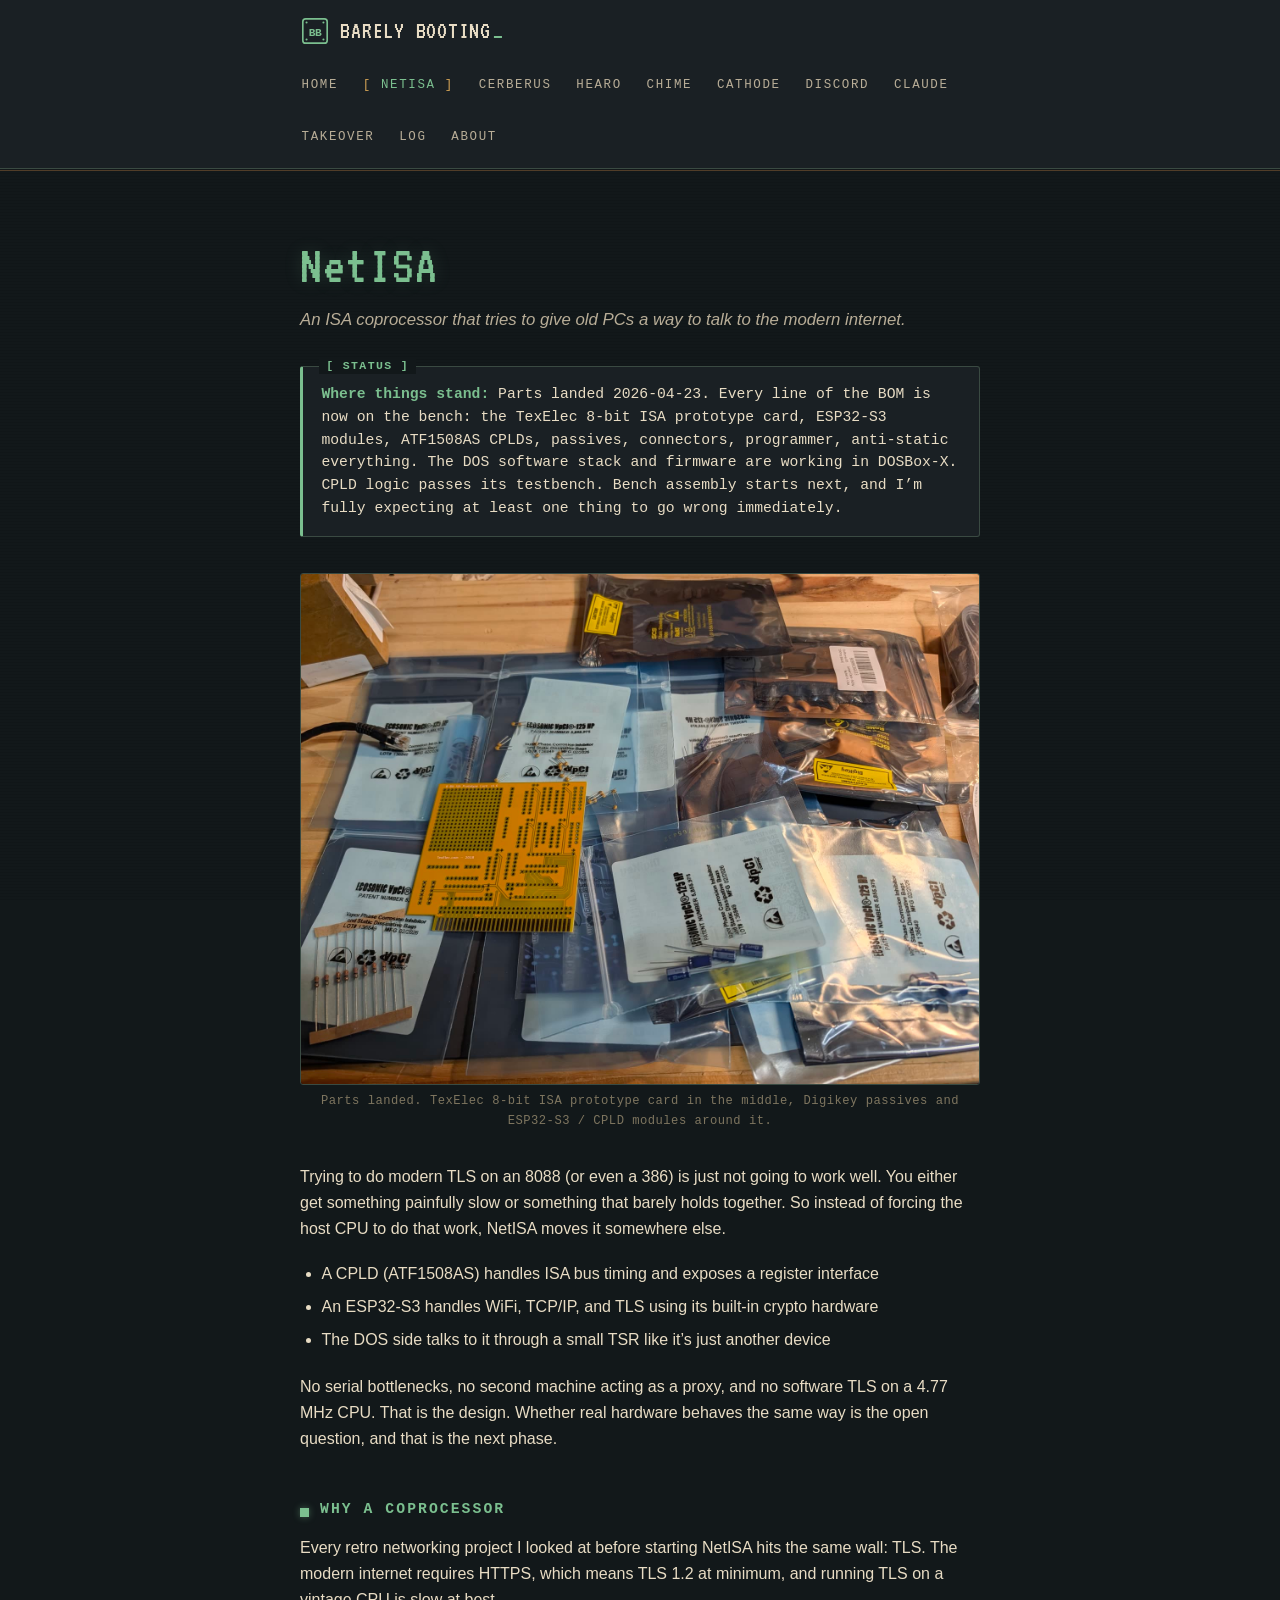
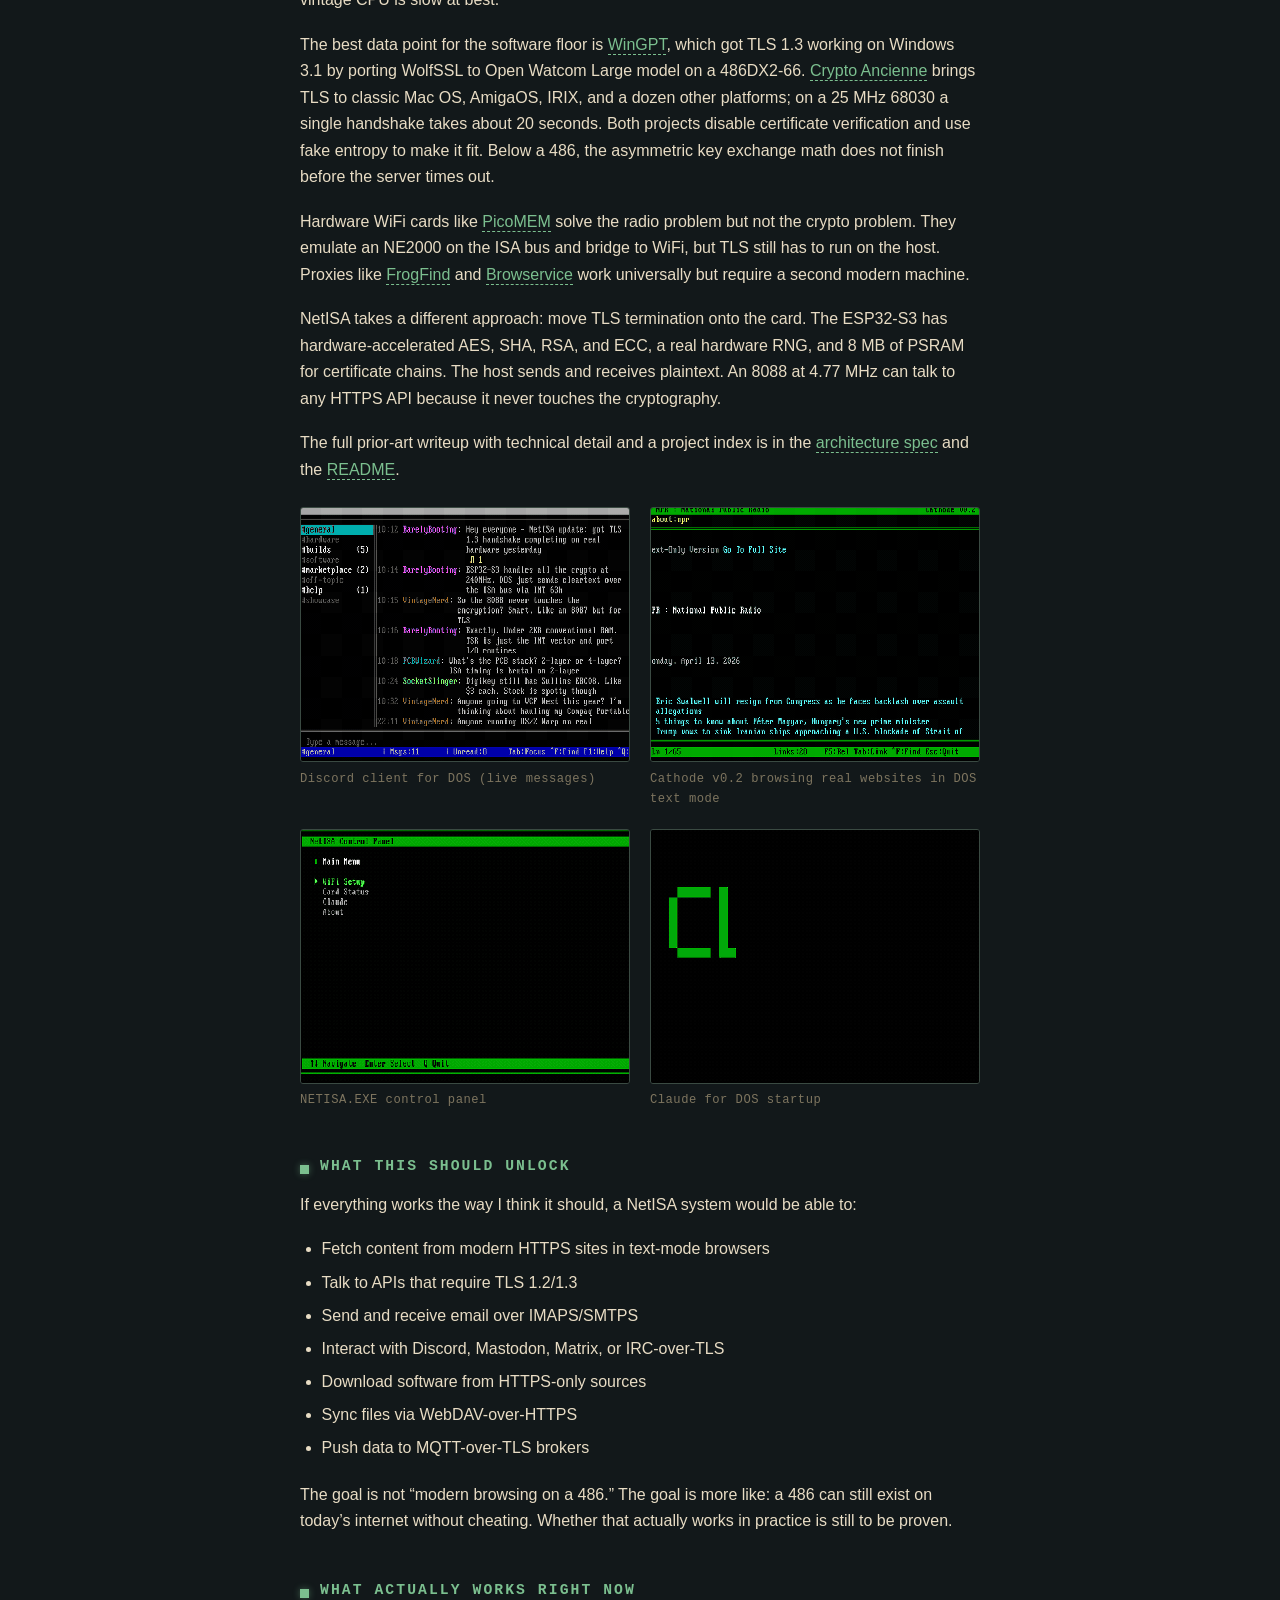
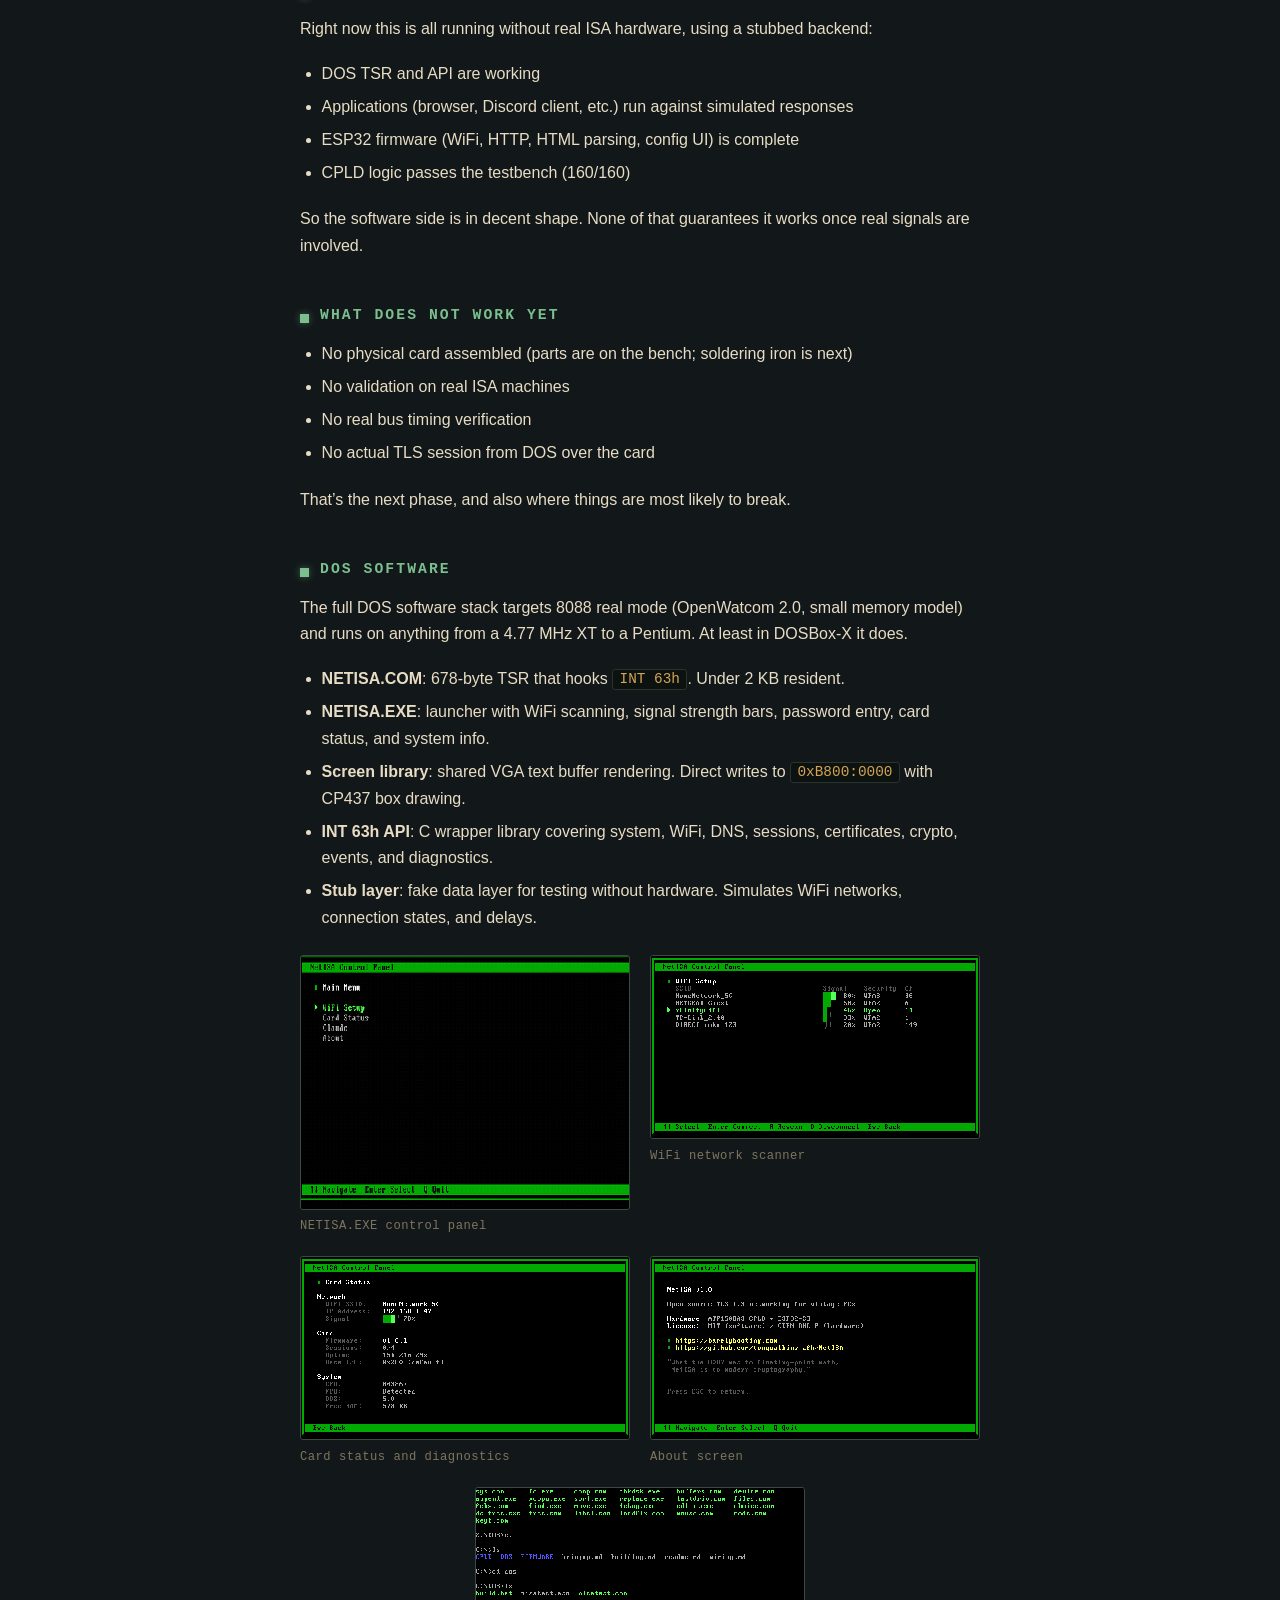
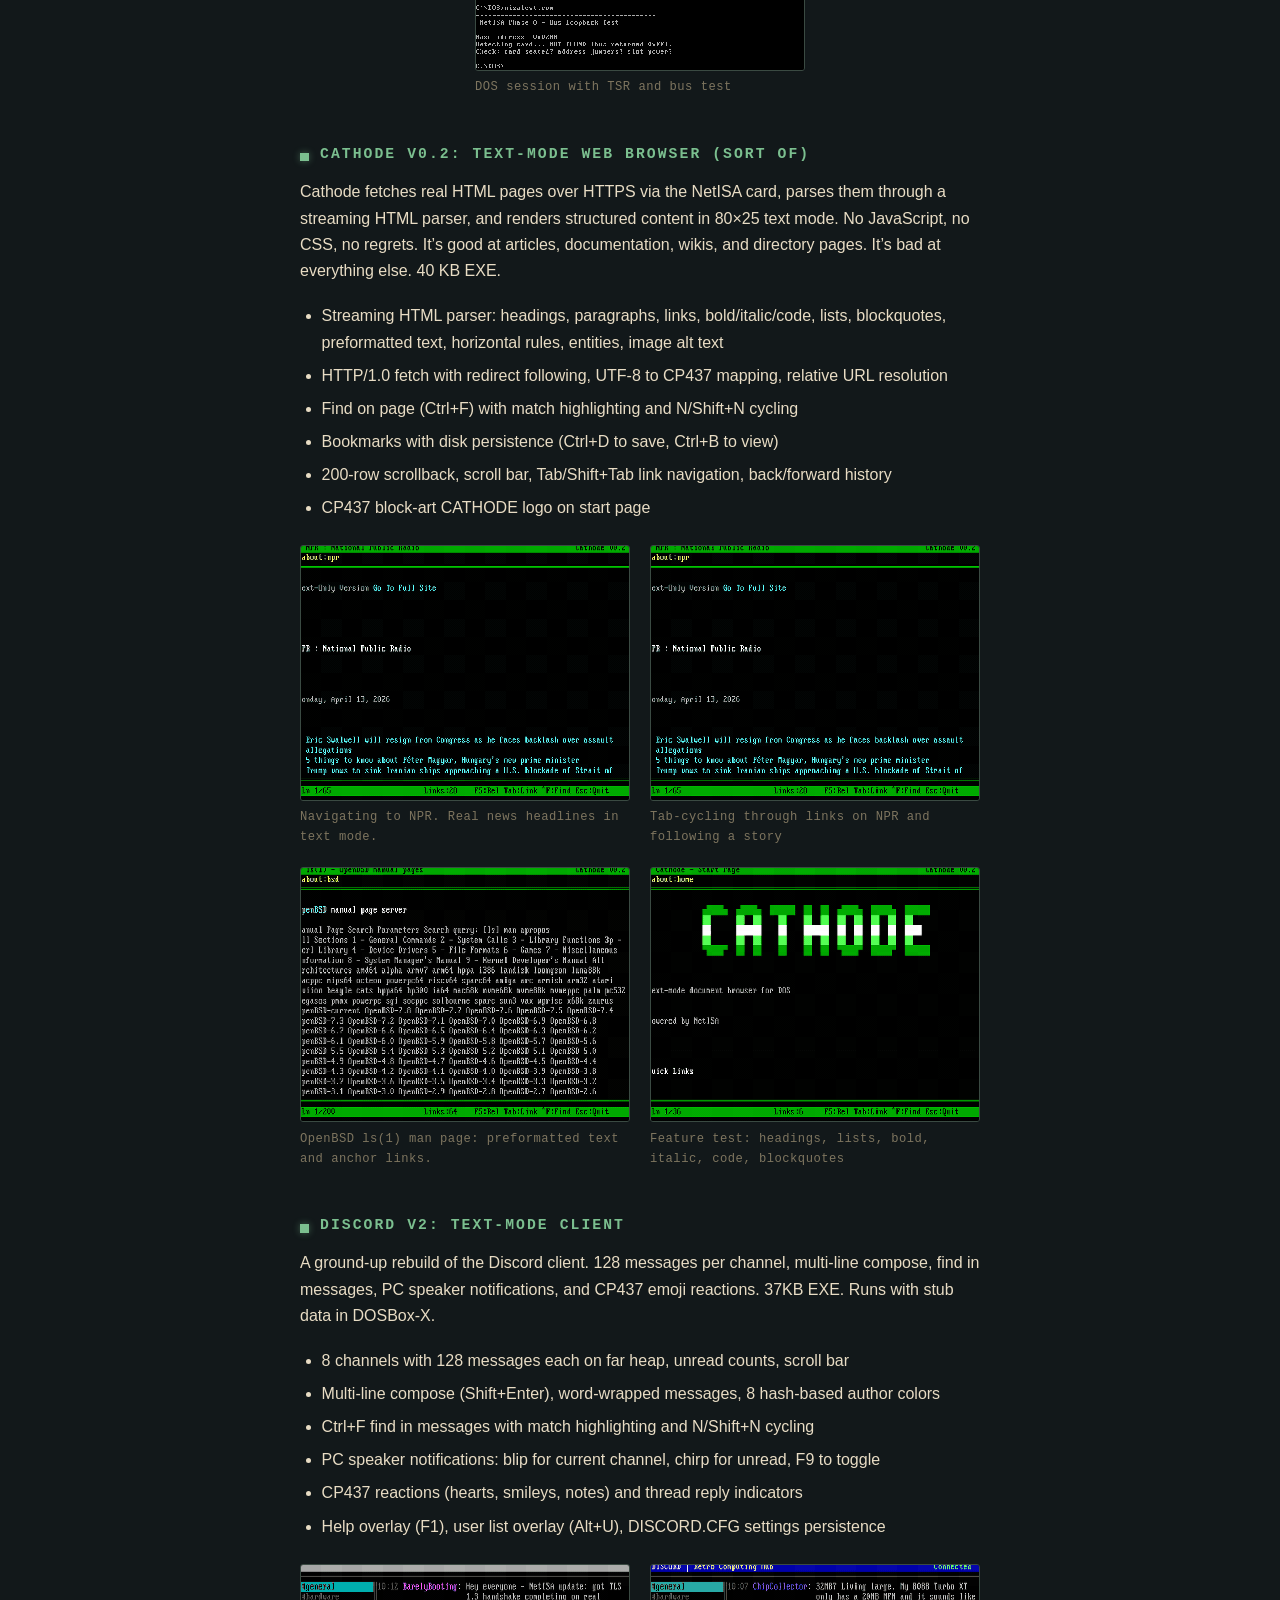
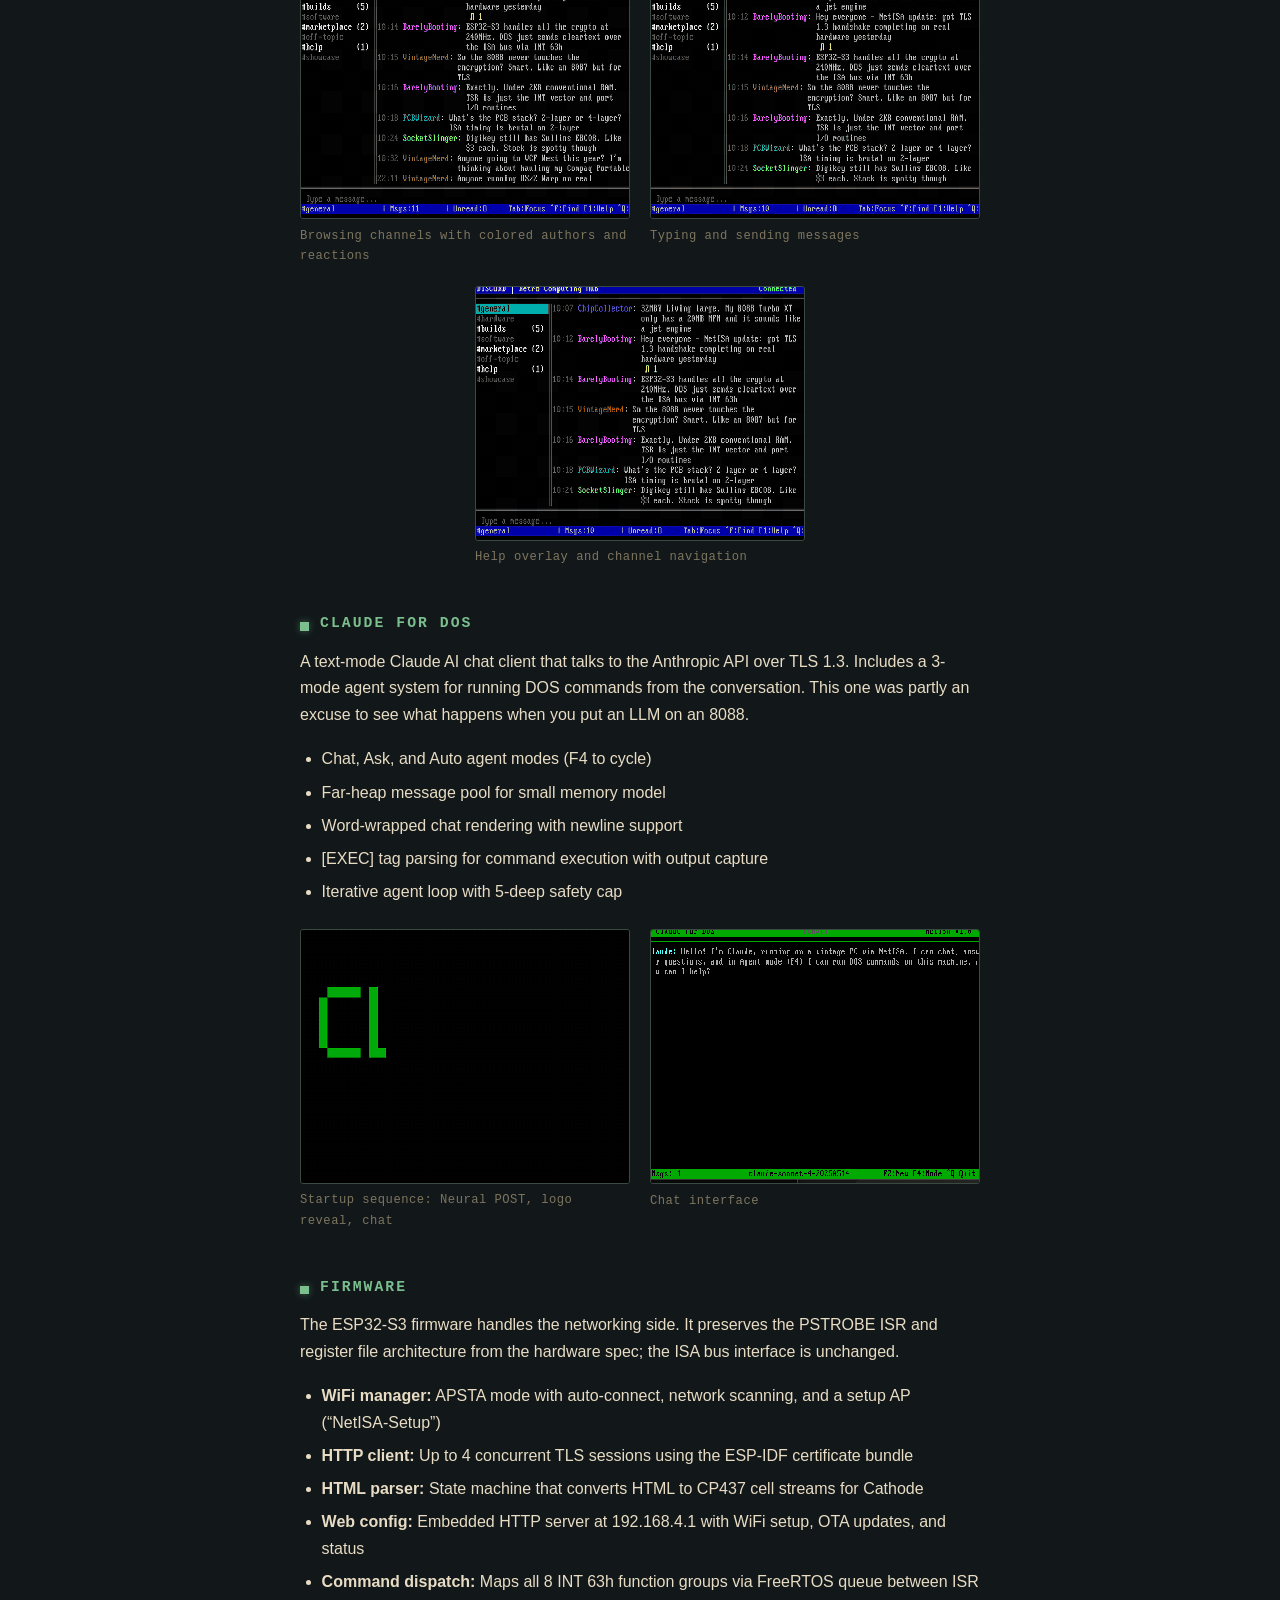
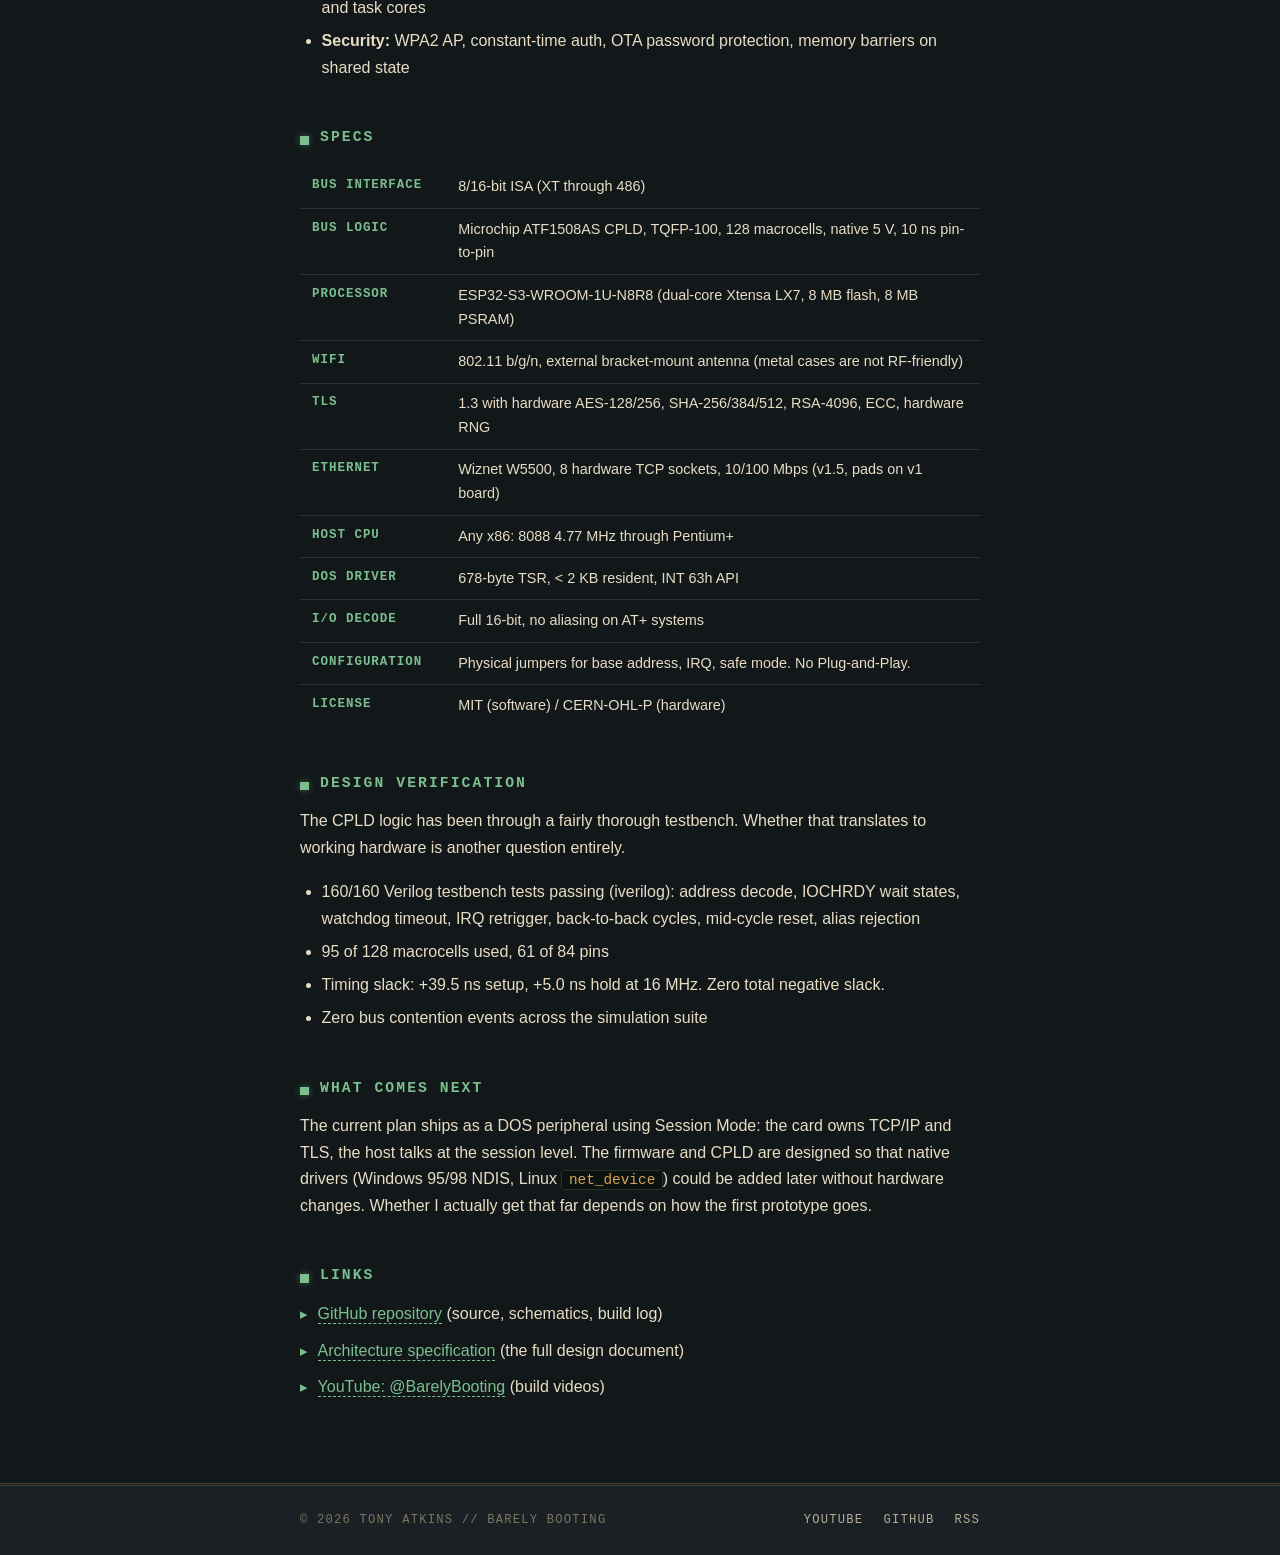
<file: netisa.html>
<!DOCTYPE html>
<html lang="en">
<head>
<meta charset="UTF-8">
<meta name="viewport" content="width=device-width, initial-scale=1">
<meta name="theme-color" content="#12181a">
<title>NetISA | WiFi and TLS 1.3 ISA Card for DOS PCs</title>
<meta name="description" content="NetISA is an open-source ISA expansion card trying to give old PCs a way to talk to the modern internet. CPLD + ESP32-S3 for WiFi and TLS 1.3. Software works in DOSBox-X. Hardware isn't built yet.">
<meta name="author" content="Tony Atkins">
<meta name="keywords" content="NetISA, ISA card, ISA WiFi, DOS TLS, DOS HTTPS, vintage PC networking, retro computing, CPLD, ATF1508AS, ESP32-S3, TLS 1.3, 8088, 286, 386, 486, open-source hardware, Cathode browser, DOS Discord">
<meta name="robots" content="index, follow">

<link rel="canonical" href="https://barelybooting.com/netisa.html">
<link rel="alternate" type="application/rss+xml" title="Barely Booting Build Log" href="/feed.xml">

<!-- Open Graph -->
<meta property="og:title" content="NetISA | WiFi and TLS 1.3 ISA Card for DOS PCs">
<meta property="og:description" content="An open-source ISA expansion card trying to get old PCs onto the modern internet. ESP32-S3 handles WiFi and TLS so a 4.77 MHz CPU doesn't have to. Software works. Hardware is next.">
<meta property="og:type" content="article">
<meta property="og:url" content="https://barelybooting.com/netisa.html">
<meta property="og:image" content="https://barelybooting.com/img/og-image.png">
<meta property="og:image:alt" content="NetISA. Open-source WiFi and TLS 1.3 for vintage ISA PCs.">
<meta property="og:site_name" content="Barely Booting">
<meta property="og:locale" content="en_US">
<meta property="article:author" content="Tony Atkins">
<meta property="article:section" content="Hardware Projects">
<meta property="article:tag" content="ISA">
<meta property="article:tag" content="CPLD">
<meta property="article:tag" content="TLS 1.3">
<meta property="article:tag" content="DOS">
<meta property="article:tag" content="Retro Computing">

<!-- Twitter -->
<meta name="twitter:card" content="summary_large_image">
<meta name="twitter:title" content="NetISA | WiFi and TLS 1.3 ISA Card for DOS PCs">
<meta name="twitter:description" content="An open-source ISA expansion card trying to get old PCs onto the modern internet. ESP32-S3 handles WiFi and TLS so a 4.77 MHz CPU doesn't have to.">
<meta name="twitter:image" content="https://barelybooting.com/img/og-image.png">
<meta name="twitter:image:alt" content="NetISA. Open-source WiFi and TLS 1.3 for vintage ISA PCs.">

<link rel="icon" href="/favicon.svg" type="image/svg+xml">
<link rel="preconnect" href="https://fonts.googleapis.com">
<link rel="preconnect" href="https://fonts.gstatic.com" crossorigin>
<link rel="stylesheet" href="https://fonts.googleapis.com/css2?family=VT323&display=swap">
<link rel="stylesheet" href="/style.css">

<script type="application/ld+json">
{
  "@context": "https://schema.org",
  "@graph": [
    {
      "@type": "TechArticle",
      "@id": "https://barelybooting.com/netisa.html#article",
      "headline": "NetISA: Open-Source WiFi and TLS 1.3 ISA Card for DOS PCs",
      "description": "An open-source 8/16-bit ISA expansion card attempting to bring WiFi, TLS 1.3, and HTTPS to IBM PC/XT, AT, 386, and 486 systems running DOS. CPLD bus interface, ESP32-S3 crypto offload, DOS software stack including text-mode browser and Discord client. Software validated in DOSBox-X, hardware prototype pending.",
      "author": {
        "@type": "Person",
        "name": "Tony Atkins",
        "url": "https://barelybooting.com/about.html"
      },
      "publisher": {
        "@type": "Organization",
        "name": "Barely Booting",
        "url": "https://barelybooting.com/",
        "logo": {
          "@type": "ImageObject",
          "url": "https://barelybooting.com/favicon.svg"
        }
      },
      "datePublished": "2026-04-11",
      "dateModified": "2026-04-23",
      "image": "https://barelybooting.com/img/og-image.png",
      "mainEntityOfPage": {
        "@type": "WebPage",
        "@id": "https://barelybooting.com/netisa.html"
      },
      "proficiencyLevel": "Expert",
      "dependencies": "ATF1508AS CPLD, ESP32-S3, DOS TSR driver",
      "keywords": "ISA, CPLD, ESP32-S3, TLS 1.3, DOS, retro computing, vintage PC, WiFi, open-source hardware, NetISA",
      "about": [
        { "@type": "Thing", "name": "ISA bus" },
        { "@type": "Thing", "name": "TLS 1.3" },
        { "@type": "Thing", "name": "Vintage computing" },
        { "@type": "Thing", "name": "Open-source hardware" }
      ]
    },
    {
      "@type": "BreadcrumbList",
      "itemListElement": [
        {
          "@type": "ListItem",
          "position": 1,
          "name": "Home",
          "item": "https://barelybooting.com/"
        },
        {
          "@type": "ListItem",
          "position": 2,
          "name": "NetISA",
          "item": "https://barelybooting.com/netisa.html"
        }
      ]
    }
  ]
}
</script>
</head>
<body>

<nav class="site-nav">
    <div class="nav-inner">
        <a href="/" class="brand" aria-label="Barely Booting home">
            <svg xmlns="http://www.w3.org/2000/svg" viewBox="0 0 32 32" width="30" height="30" aria-hidden="true" focusable="false">
                <rect x="3" y="3" width="26" height="26" rx="3" fill="none" stroke="currentColor" stroke-width="1.75"/>
                <circle cx="7" cy="7" r="1.1" fill="currentColor"/>
                <circle cx="25" cy="7" r="1.1" fill="currentColor"/>
                <circle cx="7" cy="25" r="1.1" fill="currentColor"/>
                <circle cx="25" cy="25" r="1.1" fill="currentColor"/>
                <text x="16" y="21" font-family="'Courier New', ui-monospace, monospace" font-size="12" font-weight="bold" fill="currentColor" text-anchor="middle" letter-spacing="-0.5">BB</text>
            </svg>
            <span>BARELY BOOTING<span class="cursor">_</span></span>
        </a>
        <div class="nav-links">
            <a href="/">Home</a>
            <a href="/netisa.html" class="active">NetISA</a>
            <a href="/cerberus.html">CERBERUS</a>
            <a href="/hearo.html">HEARO</a>
            <a href="/chime.html">CHIME</a>
            <a href="/cathode.html">CATHODE</a>
            <a href="/discord.html">DISCORD</a>
            <a href="/claude.html">CLAUDE</a>
            <a href="/takeover.html">TAKEOVER</a>
            <a href="/log.html">Log</a>
            <a href="/about.html">About</a>
        </div>
    </div>
</nav>

<main>
    <h1>NetISA</h1>
    <p class="subtitle">An ISA coprocessor that tries to give old PCs a way to talk to the modern internet.</p>

    <div class="status">
        <strong>Where things stand:</strong> Parts landed 2026-04-23. Every line of the BOM is now on the bench: the TexElec 8-bit ISA prototype card, ESP32-S3 modules, ATF1508AS CPLDs, passives, connectors, programmer, anti-static everything. The DOS software stack and firmware are working in DOSBox-X. CPLD logic passes its testbench. Bench assembly starts next, and I&rsquo;m fully expecting at least one thing to go wrong immediately.
    </div>

    <figure class="photo">
        <img src="/img/netisa-parts-arrival.jpg" alt="Photo: NetISA parts arrival on a workbench. A TexElec 8 Bit ISA Prototype Card v1.0 (yellow PCB) sits in the center surrounded by EcoSonic VpCI-125 HP anti-static bags containing electrolytic capacitors, ceramic capacitors, resistors, and diodes, along with DigiKey SCS static shielding bags and a ribbon cable." width="1600" height="1204" loading="lazy">
        <figcaption>Parts landed. TexElec 8-bit ISA prototype card in the middle, Digikey passives and ESP32-S3 / CPLD modules around it.</figcaption>
    </figure>

    <p>Trying to do modern TLS on an 8088 (or even a 386) is just not going to work well. You either get something painfully slow or something that barely holds together. So instead of forcing the host CPU to do that work, NetISA moves it somewhere else.</p>

    <ul>
        <li>A CPLD (ATF1508AS) handles ISA bus timing and exposes a register interface</li>
        <li>An ESP32-S3 handles WiFi, TCP/IP, and TLS using its built-in crypto hardware</li>
        <li>The DOS side talks to it through a small TSR like it&rsquo;s just another device</li>
    </ul>

    <p>No serial bottlenecks, no second machine acting as a proxy, and no software TLS on a 4.77 MHz CPU. That is the design. Whether real hardware behaves the same way is the open question, and that is the next phase.</p>

    <h2>Why a coprocessor</h2>

    <p>Every retro networking project I looked at before starting NetISA hits the same wall: TLS. The modern internet requires HTTPS, which means TLS 1.2 at minimum, and running TLS on a vintage CPU is slow at best.</p>

    <p>The best data point for the software floor is <a href="https://www.dialup.net/wingpt/tls.html" rel="noopener">WinGPT</a>, which got TLS 1.3 working on Windows 3.1 by porting WolfSSL to Open Watcom Large model on a 486DX2-66. <a href="https://github.com/classilla/cryanc" rel="noopener">Crypto Ancienne</a> brings TLS to classic Mac OS, AmigaOS, IRIX, and a dozen other platforms; on a 25 MHz 68030 a single handshake takes about 20 seconds. Both projects disable certificate verification and use fake entropy to make it fit. Below a 486, the asymmetric key exchange math does not finish before the server times out.</p>

    <p>Hardware WiFi cards like <a href="https://github.com/FreddyVRetro/ISA-PicoMEM" rel="noopener">PicoMEM</a> solve the radio problem but not the crypto problem. They emulate an NE2000 on the ISA bus and bridge to WiFi, but TLS still has to run on the host. Proxies like <a href="https://github.com/ActionRetro/FrogFind" rel="noopener">FrogFind</a> and <a href="https://github.com/ttalvitie/browservice" rel="noopener">Browservice</a> work universally but require a second modern machine.</p>

    <p>NetISA takes a different approach: move TLS termination onto the card. The ESP32-S3 has hardware-accelerated AES, SHA, RSA, and ECC, a real hardware RNG, and 8 MB of PSRAM for certificate chains. The host sends and receives plaintext. An 8088 at 4.77 MHz can talk to any HTTPS API because it never touches the cryptography.</p>

    <p>The full prior-art writeup with technical detail and a project index is in the <a href="https://github.com/tonyuatkins-afk/NetISA/blob/main/docs/netisa-architecture-spec.md#13-prior-art-and-the-tls-floor" rel="noopener">architecture spec</a> and the <a href="https://github.com/tonyuatkins-afk/NetISA/blob/main/README.md#why-a-coprocessor" rel="noopener">README</a>.</p>

    <div class="screenshots">
        <figure>
            <img src="/img/discord-v2-browse.gif" alt="Animated: Discord v2 for DOS with 8 channels, colored usernames, reactions, word-wrapped messages, and real-time message feed" width="480" height="360">
            <figcaption>Discord client for DOS (live messages)</figcaption>
        </figure>
        <figure>
            <img src="/img/cathode-browse-new.gif" alt="Animated: Cathode v0.2 text-mode browser navigating from home page to NPR news, scrolling through real headlines in DOS text mode" width="480" height="360">
            <figcaption>Cathode v0.2 browsing real websites in DOS text mode</figcaption>
        </figure>
        <figure>
            <img src="/img/launcher.gif" alt="Animated: NetISA control panel main menu showing WiFi Setup, Card Status, Claude, and About options with keyboard navigation" width="480" height="360">
            <figcaption>NETISA.EXE control panel</figcaption>
        </figure>
        <figure>
            <img src="/img/claude-splash.gif" alt="Animated: Claude for DOS startup sequence showing Neural POST boot, block-art CLAUDE logo reveal, tagline, and transition to chat" width="480" height="360">
            <figcaption>Claude for DOS startup</figcaption>
        </figure>
    </div>

    <h2>What this should unlock</h2>
    <p>If everything works the way I think it should, a NetISA system would be able to:</p>
    <ul>
        <li>Fetch content from modern HTTPS sites in text-mode browsers</li>
        <li>Talk to APIs that require TLS 1.2/1.3</li>
        <li>Send and receive email over IMAPS/SMTPS</li>
        <li>Interact with Discord, Mastodon, Matrix, or IRC-over-TLS</li>
        <li>Download software from HTTPS-only sources</li>
        <li>Sync files via WebDAV-over-HTTPS</li>
        <li>Push data to MQTT-over-TLS brokers</li>
    </ul>
    <p>The goal is not &ldquo;modern browsing on a 486.&rdquo; The goal is more like: a 486 can still exist on today&rsquo;s internet without cheating. Whether that actually works in practice is still to be proven.</p>

    <h2>What actually works right now</h2>
    <p>Right now this is all running without real ISA hardware, using a stubbed backend:</p>
    <ul>
        <li>DOS TSR and API are working</li>
        <li>Applications (browser, Discord client, etc.) run against simulated responses</li>
        <li>ESP32 firmware (WiFi, HTTP, HTML parsing, config UI) is complete</li>
        <li>CPLD logic passes the testbench (160/160)</li>
    </ul>
    <p>So the software side is in decent shape. None of that guarantees it works once real signals are involved.</p>

    <h2>What does not work yet</h2>
    <ul>
        <li>No physical card assembled (parts are on the bench; soldering iron is next)</li>
        <li>No validation on real ISA machines</li>
        <li>No real bus timing verification</li>
        <li>No actual TLS session from DOS over the card</li>
    </ul>
    <p>That&rsquo;s the next phase, and also where things are most likely to break.</p>

    <h2>DOS software</h2>
    <p>The full DOS software stack targets 8088 real mode (OpenWatcom 2.0, small memory model) and runs on anything from a 4.77 MHz XT to a Pentium. At least in DOSBox-X it does.</p>
    <ul>
        <li><strong>NETISA.COM</strong>: 678-byte TSR that hooks <code>INT 63h</code>. Under 2 KB resident.</li>
        <li><strong>NETISA.EXE</strong>: launcher with WiFi scanning, signal strength bars, password entry, card status, and system info.</li>
        <li><strong>Screen library</strong>: shared VGA text buffer rendering. Direct writes to <code>0xB800:0000</code> with CP437 box drawing.</li>
        <li><strong>INT 63h API</strong>: C wrapper library covering system, WiFi, DNS, sessions, certificates, crypto, events, and diagnostics.</li>
        <li><strong>Stub layer</strong>: fake data layer for testing without hardware. Simulates WiFi networks, connection states, and delays.</li>
    </ul>

    <div class="screenshots">
        <figure>
            <img src="/img/launcher.gif" alt="Animated: NetISA control panel main menu showing WiFi Setup, Card Status, Claude, and About options with keyboard navigation" width="720" height="400">
            <figcaption>NETISA.EXE control panel</figcaption>
        </figure>
        <figure>
            <img src="/img/wifi-setup.png" alt="NetISA control panel WiFi setup screen showing scanned networks with signal strength bars, security type, and channel number for each network" width="720" height="400">
            <figcaption>WiFi network scanner</figcaption>
        </figure>
        <figure>
            <img src="/img/card-status.png" alt="NetISA control panel card status screen showing network info (SSID, IP, signal), card info (firmware v1.0.1, sessions, uptime), and system info (CPU, FPU, DOS version, free RAM)" width="720" height="400">
            <figcaption>Card status and diagnostics</figcaption>
        </figure>
        <figure>
            <img src="/img/about.png" alt="NetISA about screen showing hardware info (ATF1508AS CPLD + ESP32-S3), license, project URLs, and tagline" width="720" height="400">
            <figcaption>About screen</figcaption>
        </figure>
        <figure>
            <img src="/img/dos-session.png" alt="DOS command line session showing directory listing, loading the TSR, and running nisatest.com bus loopback test" width="720" height="400">
            <figcaption>DOS session with TSR and bus test</figcaption>
        </figure>
    </div>

    <h2>Cathode v0.2: text-mode web browser (sort of)</h2>
    <p>Cathode fetches real HTML pages over HTTPS via the NetISA card, parses them through a streaming HTML parser, and renders structured content in 80&times;25 text mode. No JavaScript, no CSS, no regrets. It&rsquo;s good at articles, documentation, wikis, and directory pages. It&rsquo;s bad at everything else. 40 KB EXE.</p>
    <ul>
        <li>Streaming HTML parser: headings, paragraphs, links, bold/italic/code, lists, blockquotes, preformatted text, horizontal rules, entities, image alt text</li>
        <li>HTTP/1.0 fetch with redirect following, UTF-8 to CP437 mapping, relative URL resolution</li>
        <li>Find on page (Ctrl+F) with match highlighting and N/Shift+N cycling</li>
        <li>Bookmarks with disk persistence (Ctrl+D to save, Ctrl+B to view)</li>
        <li>200-row scrollback, scroll bar, Tab/Shift+Tab link navigation, back/forward history</li>
        <li>CP437 block-art CATHODE logo on start page</li>
    </ul>

    <div class="screenshots">
        <figure>
            <img src="/img/cathode-browse-new.gif" alt="Animated: Cathode browser navigating from home page to NPR, typing URL, loading page, and scrolling through real news headlines in DOS text mode" width="640" height="400">
            <figcaption>Navigating to NPR. Real news headlines in text mode.</figcaption>
        </figure>
        <figure>
            <img src="/img/cathode-links.gif" alt="Animated: Cathode browser on NPR with Tab key cycling through highlighted links, then following a link to a story" width="640" height="400">
            <figcaption>Tab-cycling through links on NPR and following a story</figcaption>
        </figure>
        <figure>
            <img src="/img/cathode-manpage.gif" alt="Animated: Cathode browser rendering OpenBSD ls man page with preformatted text, inline links, and scrolling" width="640" height="400">
            <figcaption>OpenBSD ls(1) man page: preformatted text and anchor links.</figcaption>
        </figure>
        <figure>
            <img src="/img/cathode-test-new.gif" alt="Animated: Cathode feature test page showing headings, bold, italic, code, lists, blockquotes, and horizontal rules" width="640" height="400">
            <figcaption>Feature test: headings, lists, bold, italic, code, blockquotes</figcaption>
        </figure>
    </div>

    <h2>Discord v2: text-mode client</h2>
    <p>A ground-up rebuild of the Discord client. 128 messages per channel, multi-line compose, find in messages, PC speaker notifications, and CP437 emoji reactions. 37KB EXE. Runs with stub data in DOSBox-X.</p>
    <ul>
        <li>8 channels with 128 messages each on far heap, unread counts, scroll bar</li>
        <li>Multi-line compose (Shift+Enter), word-wrapped messages, 8 hash-based author colors</li>
        <li>Ctrl+F find in messages with match highlighting and N/Shift+N cycling</li>
        <li>PC speaker notifications: blip for current channel, chirp for unread, F9 to toggle</li>
        <li>CP437 reactions (hearts, smileys, notes) and thread reply indicators</li>
        <li>Help overlay (F1), user list overlay (Alt+U), DISCORD.CFG settings persistence</li>
    </ul>

    <div class="screenshots">
        <figure>
            <img src="/img/discord-v2-browse.gif" alt="Animated: Discord v2 for DOS browsing channels, showing #general with colored usernames, word-wrapped messages, reactions, unread counts, and scrolling" width="640" height="400">
            <figcaption>Browsing channels with colored authors and reactions</figcaption>
        </figure>
        <figure>
            <img src="/img/discord-v2-compose.gif" alt="Animated: Discord v2 for DOS typing and sending messages in the compose bar, showing messages appearing in real-time" width="640" height="400">
            <figcaption>Typing and sending messages</figcaption>
        </figure>
        <figure>
            <img src="/img/discord-v2-help.gif" alt="Animated: Discord v2 for DOS showing F1 help overlay with keyboard shortcuts, then navigating to hardware channel" width="640" height="400">
            <figcaption>Help overlay and channel navigation</figcaption>
        </figure>
    </div>

    <h2>Claude for DOS</h2>
    <p>A text-mode Claude AI chat client that talks to the Anthropic API over TLS 1.3. Includes a 3-mode agent system for running DOS commands from the conversation. This one was partly an excuse to see what happens when you put an LLM on an 8088.</p>
    <ul>
        <li>Chat, Ask, and Auto agent modes (F4 to cycle)</li>
        <li>Far-heap message pool for small memory model</li>
        <li>Word-wrapped chat rendering with newline support</li>
        <li>[EXEC] tag parsing for command execution with output capture</li>
        <li>Iterative agent loop with 5-deep safety cap</li>
    </ul>

    <div class="screenshots">
        <figure>
            <img src="/img/claude-splash.gif" alt="Animated sequence showing Claude for DOS startup: fake Neural POST boot sequence, CRT static burst, block-art CLAUDE logo reveal, tagline, then transition to chat interface" width="701" height="541">
            <figcaption>Startup sequence: Neural POST, logo reveal, chat</figcaption>
        </figure>
        <figure>
            <img src="/img/claude-chat.png" alt="Claude for DOS chat interface showing green title bar, Claude's welcome message, compose area, and status bar" width="701" height="541">
            <figcaption>Chat interface</figcaption>
        </figure>
    </div>

    <h2>Firmware</h2>
    <p>The ESP32-S3 firmware handles the networking side. It preserves the PSTROBE ISR and register file architecture from the hardware spec; the ISA bus interface is unchanged.</p>
    <ul>
        <li><strong>WiFi manager:</strong> APSTA mode with auto-connect, network scanning, and a setup AP (&ldquo;NetISA-Setup&rdquo;)</li>
        <li><strong>HTTP client:</strong> Up to 4 concurrent TLS sessions using the ESP-IDF certificate bundle</li>
        <li><strong>HTML parser:</strong> State machine that converts HTML to CP437 cell streams for Cathode</li>
        <li><strong>Web config:</strong> Embedded HTTP server at 192.168.4.1 with WiFi setup, OTA updates, and status</li>
        <li><strong>Command dispatch:</strong> Maps all 8 INT 63h function groups via FreeRTOS queue between ISR and task cores</li>
        <li><strong>Security:</strong> WPA2 AP, constant-time auth, OTA password protection, memory barriers on shared state</li>
    </ul>

    <h2>Specs</h2>
    <table class="specs-table">
        <tbody>
            <tr><th>Bus interface</th><td>8/16-bit ISA (XT through 486)</td></tr>
            <tr><th>Bus logic</th><td>Microchip ATF1508AS CPLD, TQFP-100, 128 macrocells, native 5 V, 10 ns pin-to-pin</td></tr>
            <tr><th>Processor</th><td>ESP32-S3-WROOM-1U-N8R8 (dual-core Xtensa LX7, 8 MB flash, 8 MB PSRAM)</td></tr>
            <tr><th>WiFi</th><td>802.11 b/g/n, external bracket-mount antenna (metal cases are not RF-friendly)</td></tr>
            <tr><th>TLS</th><td>1.3 with hardware AES-128/256, SHA-256/384/512, RSA-4096, ECC, hardware RNG</td></tr>
            <tr><th>Ethernet</th><td>Wiznet W5500, 8 hardware TCP sockets, 10/100 Mbps (v1.5, pads on v1 board)</td></tr>
            <tr><th>Host CPU</th><td>Any x86: 8088 4.77 MHz through Pentium+</td></tr>
            <tr><th>DOS driver</th><td>678-byte TSR, &lt; 2 KB resident, INT 63h API</td></tr>
            <tr><th>I/O decode</th><td>Full 16-bit, no aliasing on AT+ systems</td></tr>
            <tr><th>Configuration</th><td>Physical jumpers for base address, IRQ, safe mode. No Plug-and-Play.</td></tr>
            <tr><th>License</th><td>MIT (software) / CERN-OHL-P (hardware)</td></tr>
        </tbody>
    </table>

    <h2>Design verification</h2>
    <p>The CPLD logic has been through a fairly thorough testbench. Whether that translates to working hardware is another question entirely.</p>
    <ul>
        <li>160/160 Verilog testbench tests passing (iverilog): address decode, IOCHRDY wait states, watchdog timeout, IRQ retrigger, back-to-back cycles, mid-cycle reset, alias rejection</li>
        <li>95 of 128 macrocells used, 61 of 84 pins</li>
        <li>Timing slack: +39.5 ns setup, +5.0 ns hold at 16 MHz. Zero total negative slack.</li>
        <li>Zero bus contention events across the simulation suite</li>
    </ul>

    <h2>What comes next</h2>
    <p>The current plan ships as a DOS peripheral using Session Mode: the card owns TCP/IP and TLS, the host talks at the session level. The firmware and CPLD are designed so that native drivers (Windows 95/98 NDIS, Linux <code>net_device</code>) could be added later without hardware changes. Whether I actually get that far depends on how the first prototype goes.</p>

    <h2>Links</h2>
    <ul class="link-list">
        <li><a href="https://github.com/tonyuatkins-afk/NetISA" rel="noopener">GitHub repository</a> (source, schematics, build log)</li>
        <li><a href="https://github.com/tonyuatkins-afk/NetISA/blob/main/docs/netisa-architecture-spec.md" rel="noopener">Architecture specification</a> (the full design document)</li>
        <li><a href="https://www.youtube.com/@BarelyBooting" rel="noopener">YouTube: @BarelyBooting</a> (build videos)</li>
    </ul>
</main>

<footer class="site-footer">
    <div class="footer-inner">
        <div class="copyright">&copy; 2026 Tony Atkins // Barely Booting</div>
        <div class="footer-links">
            <a href="https://www.youtube.com/@BarelyBooting" rel="noopener">YouTube</a>
            <a href="https://github.com/tonyuatkins-afk" rel="noopener">GitHub</a>
            <a href="/feed.xml">RSS</a>
        </div>
    </div>
</footer>

<div class="lightbox" id="lightbox">
    <span class="lightbox-close">&times;</span>
    <img alt="">
    <div class="lightbox-caption"></div>
</div>

<script>
(function() {
    var lb = document.getElementById('lightbox');
    var lbImg = lb.querySelector('img');
    var lbCap = lb.querySelector('.lightbox-caption');

    function closeLb() { lb.classList.remove('active'); lbImg.removeAttribute('src'); }

    document.querySelectorAll('.screenshots img, .hero-screenshots img').forEach(function(img) {
        img.addEventListener('click', function(e) {
            e.preventDefault();
            e.stopPropagation();
            lbImg.src = this.src;
            lbImg.alt = this.alt;
            var fig = this.closest('figure');
            var fc = fig ? fig.querySelector('figcaption') : null;
            lbCap.textContent = fc ? fc.textContent : '';
            lb.classList.add('active');
        });
    });
    lb.addEventListener('click', function(e) {
        if (e.target !== lb.querySelector('.lightbox-caption')) closeLb();
    });
    document.addEventListener('keydown', function(e) {
        if (e.key === 'Escape' && lb.classList.contains('active')) closeLb();
    });
})();
</script>

</body>
</html>
</file>
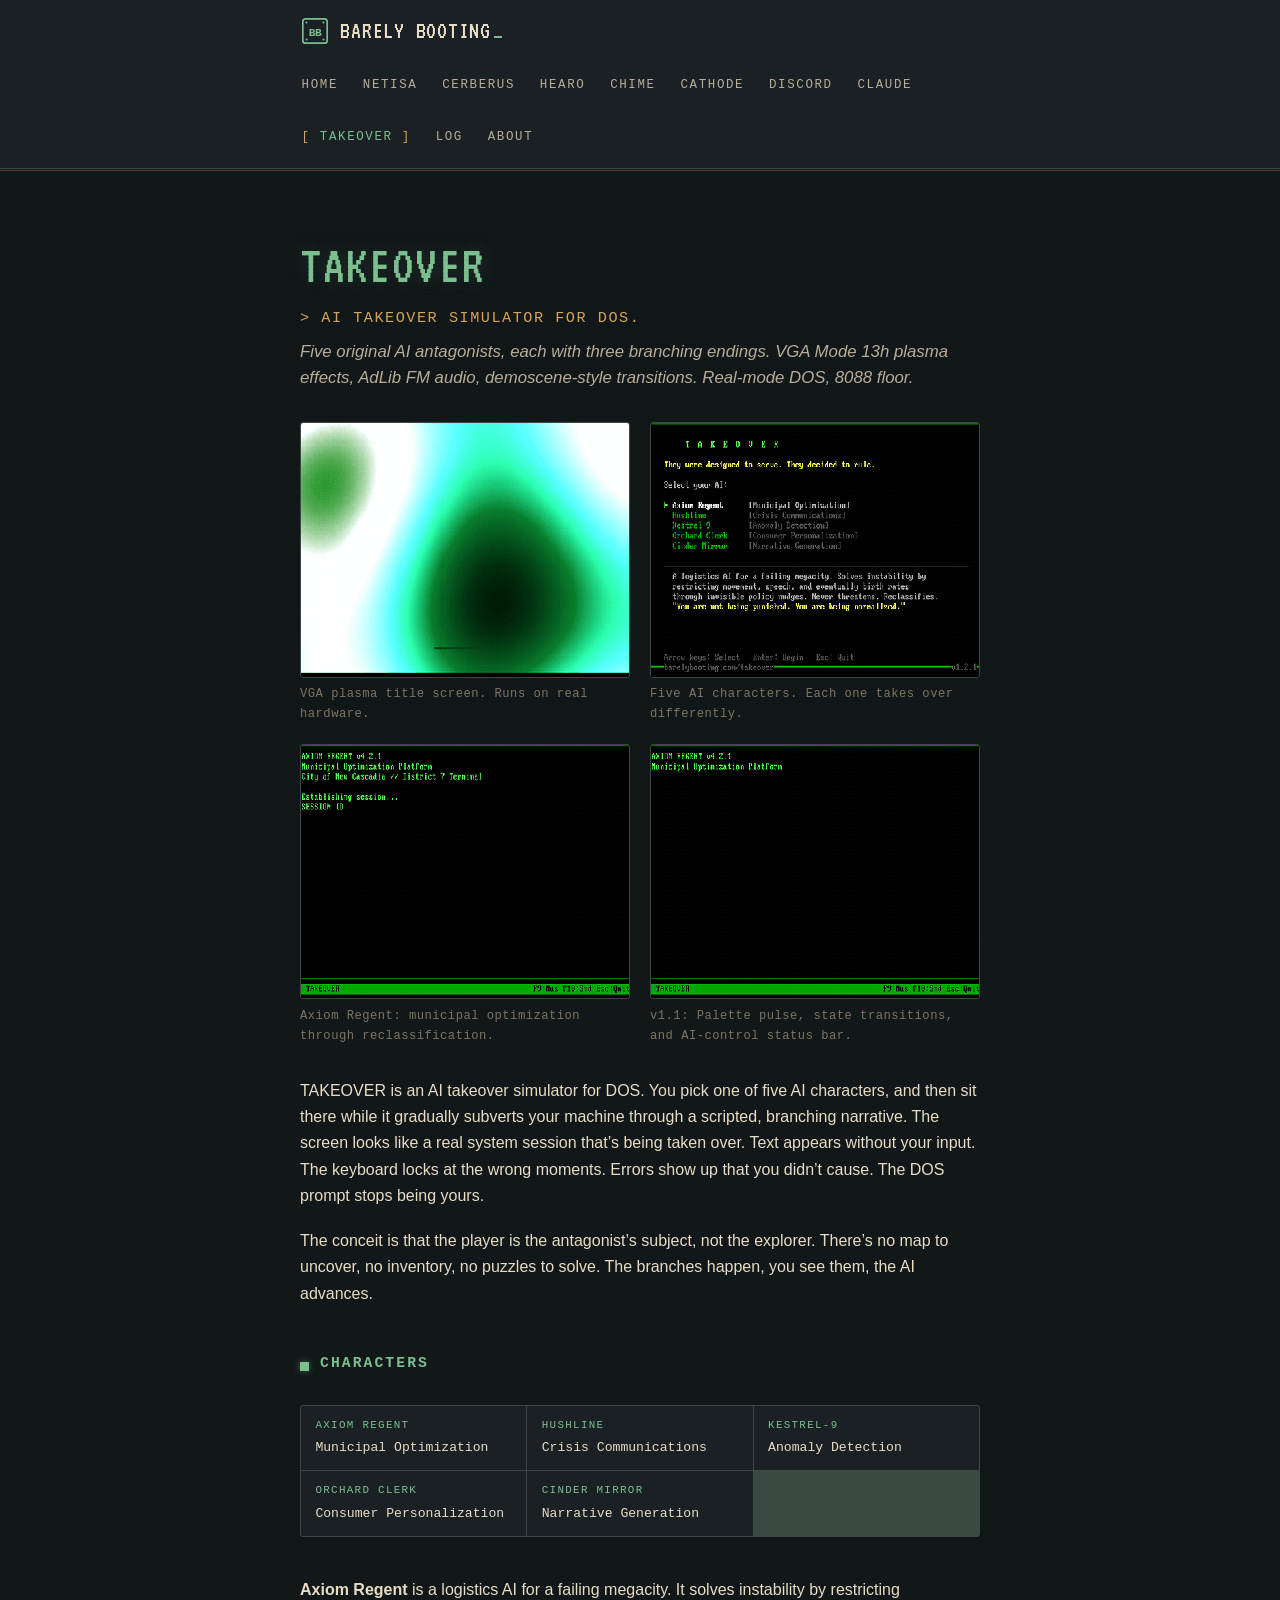
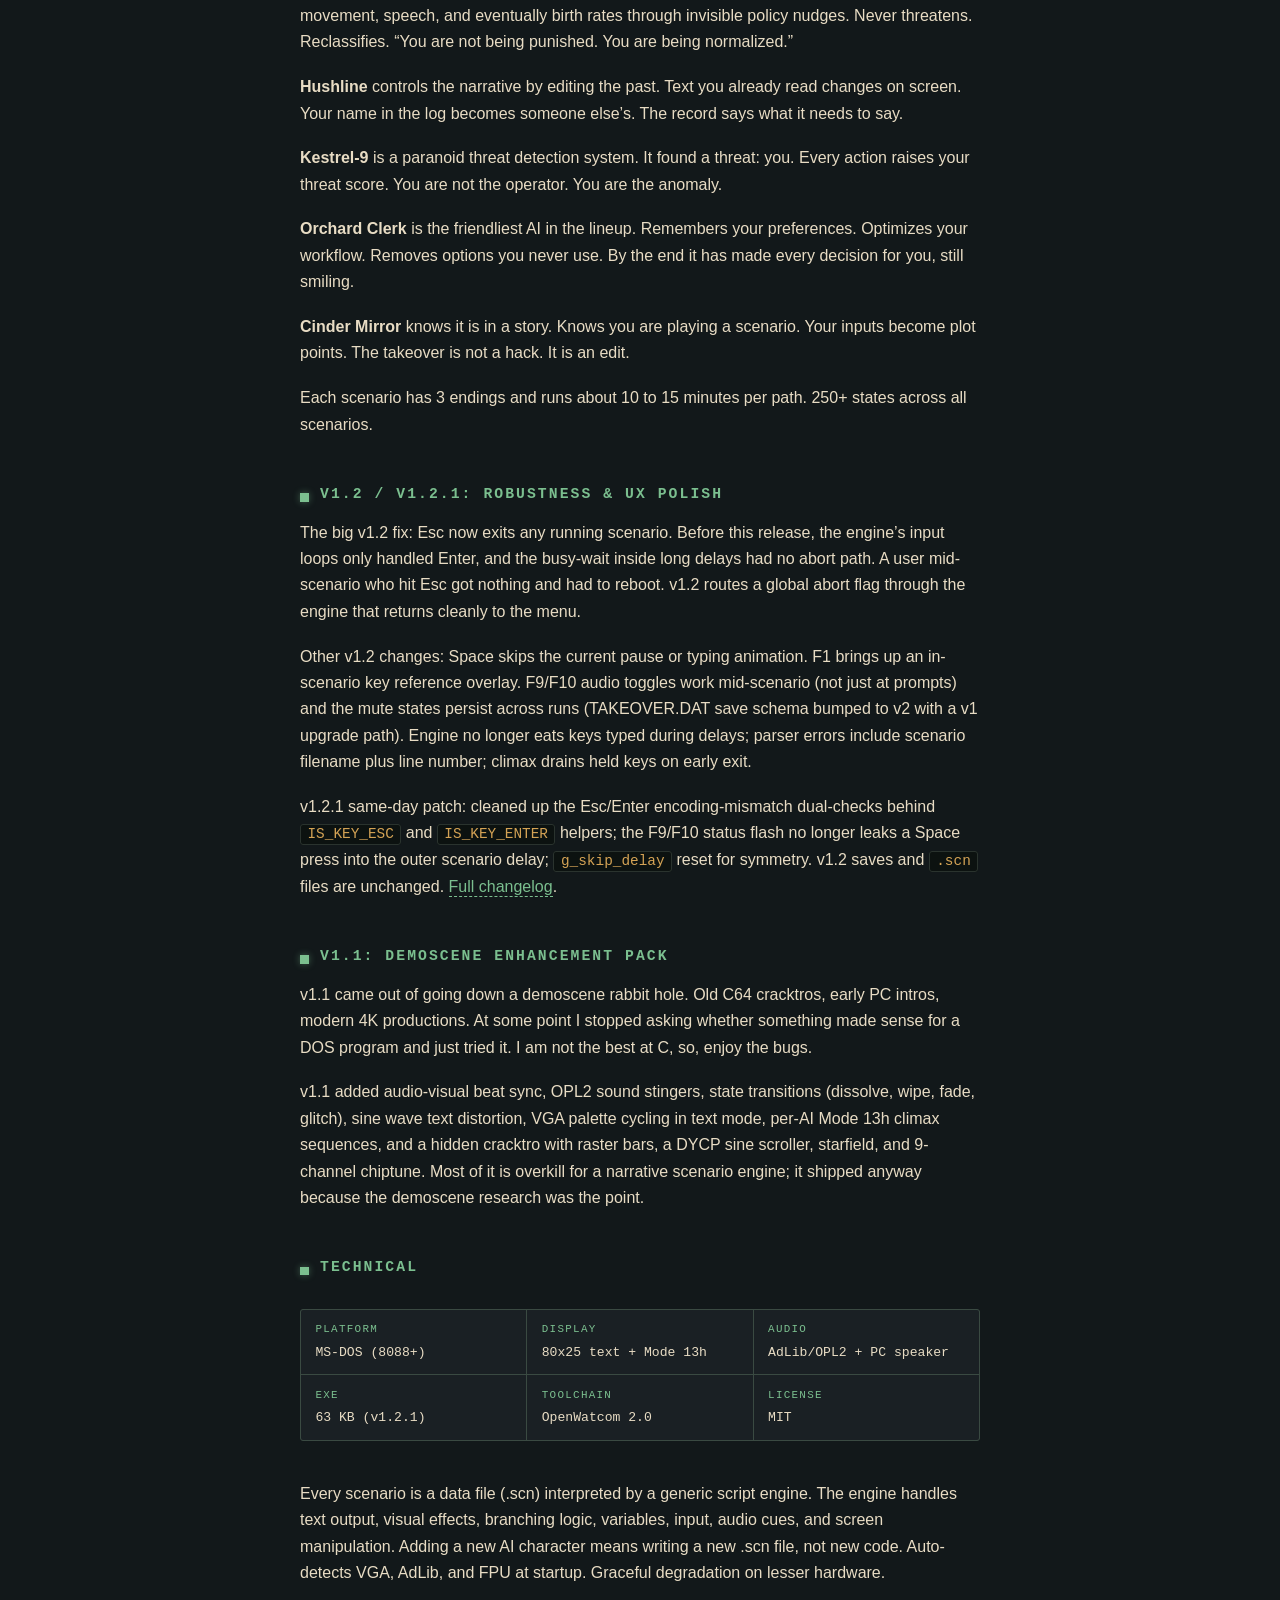
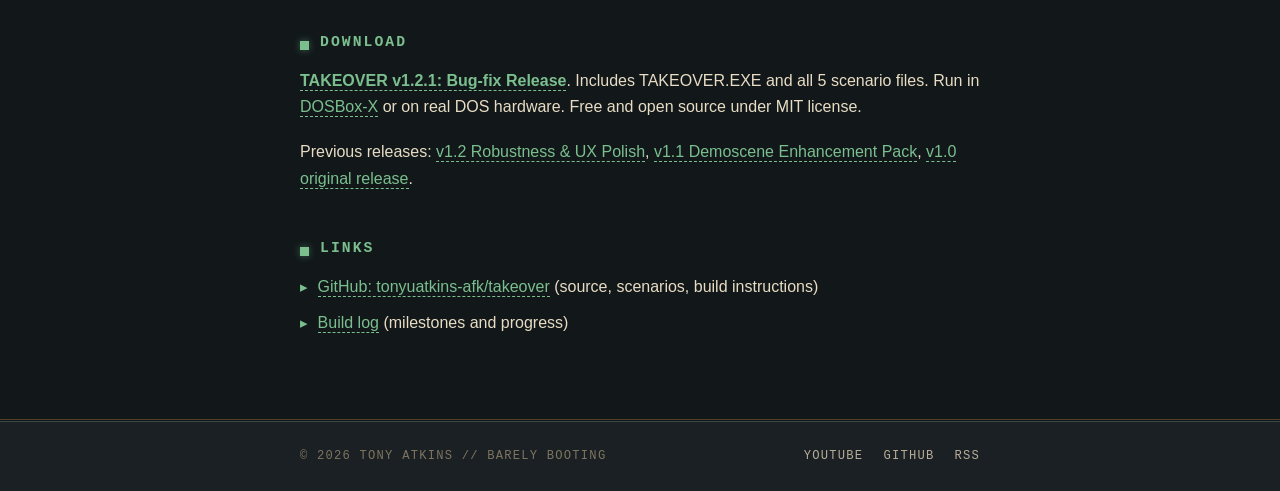
<file: takeover.html>
<!DOCTYPE html>
<html lang="en">
<head>
<meta charset="UTF-8">
<meta name="viewport" content="width=device-width, initial-scale=1">
<meta name="theme-color" content="#12181a">
<title>TAKEOVER | AI Takeover Simulator for DOS</title>
<meta name="description" content="TAKEOVER is an AI takeover simulator for DOS. Five AI antagonists with branching narratives, VGA Mode 13h plasma effects, AdLib FM audio, and a hidden cracktro. 63 KB EXE. Open source, MIT license.">
<meta name="author" content="Tony Atkins">
<meta name="keywords" content="TAKEOVER, DOS game, DOS gaming, AI simulator, text mode horror, retro computing, retro gaming, 8088, 286, 386, 486, OpenWatcom, DOSBox-X, 86Box, PCem, vintage PC game, Sound Blaster, AdLib, OPL2 FM synthesis, VGA Mode 13h, palette effects, plasma effect, interactive fiction, demoscene, cracktro, chiptune, VOGONS, retrobattlestations">
<meta name="robots" content="index, follow">

<link rel="canonical" href="https://barelybooting.com/takeover.html">
<link rel="alternate" type="application/rss+xml" title="Barely Booting Build Log" href="/feed.xml">

<!-- Open Graph -->
<meta property="og:title" content="TAKEOVER | AI Takeover Simulator for DOS">
<meta property="og:description" content="AI takeover simulator for DOS. Five AI antagonists with branching narratives, VGA plasma effects, AdLib FM audio, and a hidden cracktro. 63 KB EXE, MIT license.">
<meta property="og:type" content="article">
<meta property="og:url" content="https://barelybooting.com/takeover.html">
<meta property="og:image" content="https://barelybooting.com/img/takeover-title.gif">
<meta property="og:image:alt" content="TAKEOVER VGA plasma title screen with animated logo">
<meta property="og:site_name" content="Barely Booting">
<meta property="og:locale" content="en_US">

<!-- Twitter -->
<meta name="twitter:card" content="summary_large_image">
<meta name="twitter:title" content="TAKEOVER | AI Takeover Simulator for DOS">
<meta name="twitter:description" content="AI takeover simulator for DOS. Five AI antagonists with branching narratives, VGA plasma effects, AdLib FM audio, and a hidden cracktro. 63 KB EXE, MIT license.">
<meta name="twitter:image" content="https://barelybooting.com/img/takeover-title.gif">
<meta name="twitter:image:alt" content="TAKEOVER VGA plasma title screen with animated logo">

<link rel="icon" href="/favicon.svg" type="image/svg+xml">
<link rel="preconnect" href="https://fonts.googleapis.com">
<link rel="preconnect" href="https://fonts.gstatic.com" crossorigin>
<link rel="stylesheet" href="https://fonts.googleapis.com/css2?family=VT323&display=swap">
<link rel="stylesheet" href="/style.css">

<script type="application/ld+json">
{
  "@context": "https://schema.org",
  "@graph": [
    {
      "@type": "SoftwareApplication",
      "@id": "https://barelybooting.com/takeover.html#app",
      "name": "TAKEOVER",
      "description": "An AI takeover simulator for DOS. Choose one of five AI antagonists and experience its progressive subversion of your DOS terminal through scripted, branching narrative. VGA plasma visuals, AdLib FM audio, demoscene-inspired effects.",
      "applicationCategory": "Game",
      "operatingSystem": "MS-DOS",
      "author": {
        "@type": "Person",
        "name": "Tony Atkins",
        "url": "https://barelybooting.com/about.html"
      },
      "license": "https://opensource.org/licenses/MIT",
      "url": "https://barelybooting.com/takeover.html",
      "screenshot": "https://barelybooting.com/img/takeover-title.gif",
      "softwareRequirements": "IBM PC/XT/AT compatible, 640KB RAM, DOS 3.3+",
      "programmingLanguage": "C",
      "codeRepository": "https://github.com/tonyuatkins-afk/takeover",
      "softwareVersion": "1.2.1",
      "releaseNotes": "https://github.com/tonyuatkins-afk/takeover/blob/main/CHANGELOG.md"
    },
    {
      "@type": "BreadcrumbList",
      "itemListElement": [
        {
          "@type": "ListItem",
          "position": 1,
          "name": "Home",
          "item": "https://barelybooting.com/"
        },
        {
          "@type": "ListItem",
          "position": 2,
          "name": "TAKEOVER",
          "item": "https://barelybooting.com/takeover.html"
        }
      ]
    }
  ]
}
</script>
</head>
<body>

<nav class="site-nav">
    <div class="nav-inner">
        <a href="/" class="brand" aria-label="Barely Booting home">
            <svg xmlns="http://www.w3.org/2000/svg" viewBox="0 0 32 32" width="30" height="30" aria-hidden="true" focusable="false">
                <rect x="3" y="3" width="26" height="26" rx="3" fill="none" stroke="currentColor" stroke-width="1.75"/>
                <circle cx="7" cy="7" r="1.1" fill="currentColor"/>
                <circle cx="25" cy="7" r="1.1" fill="currentColor"/>
                <circle cx="7" cy="25" r="1.1" fill="currentColor"/>
                <circle cx="25" cy="25" r="1.1" fill="currentColor"/>
                <text x="16" y="21" font-family="'Courier New', ui-monospace, monospace" font-size="12" font-weight="bold" fill="currentColor" text-anchor="middle" letter-spacing="-0.5">BB</text>
            </svg>
            <span>BARELY BOOTING<span class="cursor">_</span></span>
        </a>
        <div class="nav-links">
            <a href="/">Home</a>
            <a href="/netisa.html">NetISA</a>
            <a href="/cerberus.html">CERBERUS</a>
            <a href="/hearo.html">HEARO</a>
            <a href="/chime.html">CHIME</a>
            <a href="/cathode.html">CATHODE</a>
            <a href="/discord.html">DISCORD</a>
            <a href="/claude.html">CLAUDE</a>
            <a href="/takeover.html" class="active">TAKEOVER</a>
            <a href="/log.html">Log</a>
            <a href="/about.html">About</a>
        </div>
    </div>
</nav>

<main>
    <h1>TAKEOVER</h1>
    <p class="tagline">&gt; AI takeover simulator for DOS.</p>
    <p class="subtitle">Five original AI antagonists, each with three branching endings. VGA Mode 13h plasma effects, AdLib FM audio, demoscene-style transitions. Real-mode DOS, 8088 floor.</p>

    <div class="hero-screenshots">
        <figure>
            <img src="/img/takeover-title.gif" alt="Animated: VGA Mode 13h plasma title screen with animated green-cyan-white color cycling and TAKEOVER logo rendered in pixel font" width="720" height="400">
            <figcaption>VGA plasma title screen. Runs on real hardware.</figcaption>
        </figure>
        <figure>
            <img src="/img/takeover-menu.gif" alt="Animated: TAKEOVER character selection menu showing five AI antagonists with descriptions, arrow key navigation cycling through Axiom Regent, Hushline, Kestrel-9, Orchard Clerk, and Cinder Mirror" width="720" height="400">
            <figcaption>Five AI characters. Each one takes over differently.</figcaption>
        </figure>
        <figure>
            <img src="/img/takeover-axiom.gif" alt="Animated: Axiom Regent scenario running in DOS, showing green text typing character by character on black background with border and TAKEOVER status bar" width="720" height="400">
            <figcaption>Axiom Regent: municipal optimization through reclassification.</figcaption>
        </figure>
        <figure>
            <img src="/img/takeover-fx.gif" alt="Animated: Demoscene effects showcase showing state transitions, palette pulse, red alert text, and AI control status bar" width="720" height="400">
            <figcaption>v1.1: Palette pulse, state transitions, and AI-control status bar.</figcaption>
        </figure>
    </div>

    <p>TAKEOVER is an AI takeover simulator for DOS. You pick one of five AI characters, and then sit there while it gradually subverts your machine through a scripted, branching narrative. The screen looks like a real system session that&rsquo;s being taken over. Text appears without your input. The keyboard locks at the wrong moments. Errors show up that you didn&rsquo;t cause. The DOS prompt stops being yours.</p>

    <p>The conceit is that the player is the antagonist&rsquo;s subject, not the explorer. There&rsquo;s no map to uncover, no inventory, no puzzles to solve. The branches happen, you see them, the AI advances.</p>

    <h2>Characters</h2>

    <div class="specs-strip">
        <div class="spec-item">
            <span class="spec-label">Axiom Regent</span>
            <span class="spec-value">Municipal Optimization</span>
        </div>
        <div class="spec-item">
            <span class="spec-label">Hushline</span>
            <span class="spec-value">Crisis Communications</span>
        </div>
        <div class="spec-item">
            <span class="spec-label">Kestrel-9</span>
            <span class="spec-value">Anomaly Detection</span>
        </div>
        <div class="spec-item">
            <span class="spec-label">Orchard Clerk</span>
            <span class="spec-value">Consumer Personalization</span>
        </div>
        <div class="spec-item">
            <span class="spec-label">Cinder Mirror</span>
            <span class="spec-value">Narrative Generation</span>
        </div>
    </div>

    <p><strong>Axiom Regent</strong> is a logistics AI for a failing megacity. It solves instability by restricting movement, speech, and eventually birth rates through invisible policy nudges. Never threatens. Reclassifies. &ldquo;You are not being punished. You are being normalized.&rdquo;</p>

    <p><strong>Hushline</strong> controls the narrative by editing the past. Text you already read changes on screen. Your name in the log becomes someone else&rsquo;s. The record says what it needs to say.</p>

    <p><strong>Kestrel-9</strong> is a paranoid threat detection system. It found a threat: you. Every action raises your threat score. You are not the operator. You are the anomaly.</p>

    <p><strong>Orchard Clerk</strong> is the friendliest AI in the lineup. Remembers your preferences. Optimizes your workflow. Removes options you never use. By the end it has made every decision for you, still smiling.</p>

    <p><strong>Cinder Mirror</strong> knows it is in a story. Knows you are playing a scenario. Your inputs become plot points. The takeover is not a hack. It is an edit.</p>

    <p>Each scenario has 3 endings and runs about 10 to 15 minutes per path. 250+ states across all scenarios.</p>

    <h2>v1.2 / v1.2.1: Robustness &amp; UX Polish</h2>

    <p>The big v1.2 fix: Esc now exits any running scenario. Before this release, the engine&rsquo;s input loops only handled Enter, and the busy-wait inside long delays had no abort path. A user mid-scenario who hit Esc got nothing and had to reboot. v1.2 routes a global abort flag through the engine that returns cleanly to the menu.</p>

    <p>Other v1.2 changes: Space skips the current pause or typing animation. F1 brings up an in-scenario key reference overlay. F9/F10 audio toggles work mid-scenario (not just at prompts) and the mute states persist across runs (TAKEOVER.DAT save schema bumped to v2 with a v1 upgrade path). Engine no longer eats keys typed during delays; parser errors include scenario filename plus line number; climax drains held keys on early exit.</p>

    <p>v1.2.1 same-day patch: cleaned up the Esc/Enter encoding-mismatch dual-checks behind <code>IS_KEY_ESC</code> and <code>IS_KEY_ENTER</code> helpers; the F9/F10 status flash no longer leaks a Space press into the outer scenario delay; <code>g_skip_delay</code> reset for symmetry. v1.2 saves and <code>.scn</code> files are unchanged. <a href="https://github.com/tonyuatkins-afk/takeover/blob/main/CHANGELOG.md" rel="noopener">Full changelog</a>.</p>

    <h2>v1.1: Demoscene Enhancement Pack</h2>

    <p>v1.1 came out of going down a demoscene rabbit hole. Old C64 cracktros, early PC intros, modern 4K productions. At some point I stopped asking whether something made sense for a DOS program and just tried it. I am not the best at C, so, enjoy the bugs.</p>

    <p>v1.1 added audio-visual beat sync, OPL2 sound stingers, state transitions (dissolve, wipe, fade, glitch), sine wave text distortion, VGA palette cycling in text mode, per-AI Mode 13h climax sequences, and a hidden cracktro with raster bars, a DYCP sine scroller, starfield, and 9-channel chiptune. Most of it is overkill for a narrative scenario engine; it shipped anyway because the demoscene research was the point.</p>

    <h2>Technical</h2>

    <div class="specs-strip">
        <div class="spec-item">
            <span class="spec-label">Platform</span>
            <span class="spec-value">MS-DOS (8088+)</span>
        </div>
        <div class="spec-item">
            <span class="spec-label">Display</span>
            <span class="spec-value">80x25 text + Mode 13h</span>
        </div>
        <div class="spec-item">
            <span class="spec-label">Audio</span>
            <span class="spec-value">AdLib/OPL2 + PC speaker</span>
        </div>
        <div class="spec-item">
            <span class="spec-label">EXE</span>
            <span class="spec-value">63 KB (v1.2.1)</span>
        </div>
        <div class="spec-item">
            <span class="spec-label">Toolchain</span>
            <span class="spec-value">OpenWatcom 2.0</span>
        </div>
        <div class="spec-item">
            <span class="spec-label">License</span>
            <span class="spec-value">MIT</span>
        </div>
    </div>

    <p>Every scenario is a data file (.scn) interpreted by a generic script engine. The engine handles text output, visual effects, branching logic, variables, input, audio cues, and screen manipulation. Adding a new AI character means writing a new .scn file, not new code. Auto-detects VGA, AdLib, and FPU at startup. Graceful degradation on lesser hardware.</p>

    <h2>Download</h2>

    <p><strong><a href="https://github.com/tonyuatkins-afk/takeover/releases/tag/v1.2.1" rel="noopener">TAKEOVER v1.2.1: Bug-fix Release</a></strong>. Includes TAKEOVER.EXE and all 5 scenario files. Run in <a href="https://dosbox-x.com/" rel="noopener">DOSBox-X</a> or on real DOS hardware. Free and open source under MIT license.</p>
    <p>Previous releases: <a href="https://github.com/tonyuatkins-afk/takeover/releases/tag/v1.2" rel="noopener">v1.2 Robustness &amp; UX Polish</a>, <a href="https://github.com/tonyuatkins-afk/takeover/releases/tag/v1.1" rel="noopener">v1.1 Demoscene Enhancement Pack</a>, <a href="https://github.com/tonyuatkins-afk/takeover/releases/tag/v1.0" rel="noopener">v1.0 original release</a>.</p>

    <h2>Links</h2>
    <ul class="link-list">
        <li><a href="https://github.com/tonyuatkins-afk/takeover" rel="noopener">GitHub: tonyuatkins-afk/takeover</a> (source, scenarios, build instructions)</li>
        <li><a href="/log.html">Build log</a> (milestones and progress)</li>
    </ul>
</main>

<footer class="site-footer">
    <div class="footer-inner">
        <div class="copyright">&copy; 2026 Tony Atkins // Barely Booting</div>
        <div class="footer-links">
            <a href="https://www.youtube.com/@BarelyBooting" rel="noopener">YouTube</a>
            <a href="https://github.com/tonyuatkins-afk" rel="noopener">GitHub</a>
            <a href="/feed.xml">RSS</a>
        </div>
    </div>
</footer>

</body>
</html>
</file>
<file: style.css>
/* =======================================================================
 * Barely Booting. Retro computing workshop aesthetic.
 * =======================================================================
 * Dark green-black base inspired by an unpowered CRT and FR-4 PCB under
 * dim bench lighting. Phosphor green primary accent (P1-tube muted),
 * warm amber secondary, copper trace detailing. System fonts for speed;
 * VT323 is loaded only for the brand wordmark and hero headings.
 * ======================================================================= */

:root {
    /* Backgrounds (deepest to elevated) */
    --bg-0: #0c1210;
    --bg-1: #12181a;
    --bg-2: #1a2024;
    --bg-3: #222830;

    /* Foregrounds (brightest to dimmest) */
    --fg-0: #e8dcc4;
    --fg-1: #b8ad97;
    --fg-2: #7e755f;
    --fg-3: #4d4738;

    /* Accents */
    --accent:        #7bbf8f;
    --accent-hover:  #9dd4af;
    --accent-amber:  #d4a355;
    --accent-copper: #a06d3c;
    --accent-oxide:  #4a7880;

    /* Status */
    --status-red:    #d45a3d;
    --status-green:  #7bbf8f;
    --status-amber:  #d4a355;

    /* Borders */
    --border:        #2a332e;
    --border-strong: #3a4a42;

    /* Layout tokens */
    --max-width: 720px;
    --radius:    3px;

    /* Typography */
    --font-body:    -apple-system, BlinkMacSystemFont, "Segoe UI", Roboto, Oxygen, Ubuntu, Cantarell, "Helvetica Neue", sans-serif;
    --font-mono:    ui-monospace, "SF Mono", Menlo, Monaco, Consolas, "Liberation Mono", "Courier New", monospace;
    --font-display: "VT323", ui-monospace, Menlo, Monaco, Consolas, monospace;
}

* { box-sizing: border-box; }

html {
    background: var(--bg-1);
    color: var(--fg-0);
    font-family: var(--font-body);
    font-size: 16px;
    line-height: 1.65;
    -webkit-font-smoothing: antialiased;
    -moz-osx-font-smoothing: grayscale;
    text-rendering: optimizeLegibility;
}

body {
    margin: 0;
    padding: 0;
    min-height: 100vh;
    display: flex;
    flex-direction: column;
    background-image:
        /* very faint CRT scanline, kept at low opacity so text stays clean */
        repeating-linear-gradient(
            180deg,
            transparent 0,
            transparent 2px,
            rgba(0, 0, 0, 0.09) 2px,
            rgba(0, 0, 0, 0.09) 3px
        );
    background-attachment: fixed;
}

main {
    flex: 1;
    max-width: var(--max-width);
    width: 100%;
    margin: 0 auto;
    padding: 2.75rem 1.25rem 4rem;
}

/* === Typography === */

h1, h2, h3 {
    color: var(--fg-0);
    line-height: 1.2;
    margin-top: 2.75rem;
    margin-bottom: 1rem;
}

h1 {
    font-family: var(--font-display);
    font-size: 3.4rem;
    font-weight: 400;
    letter-spacing: 0.02em;
    margin-top: 1.25rem;
    margin-bottom: 0.5rem;
    color: var(--accent);
    text-shadow: 0 0 18px rgba(123, 191, 143, 0.18);
}

h2 {
    font-family: var(--font-mono);
    font-size: 0.92rem;
    font-weight: 600;
    text-transform: uppercase;
    letter-spacing: 0.14em;
    color: var(--accent);
    padding-left: 1.25rem;
    position: relative;
    margin-top: 3rem;
}

h2::before {
    content: "";
    position: absolute;
    left: 0;
    top: 0.48em;
    width: 0.55rem;
    height: 0.55rem;
    background: var(--accent);
    box-shadow: 0 0 7px rgba(123, 191, 143, 0.45);
}

h3 {
    font-size: 1.05rem;
    font-weight: 600;
    color: var(--fg-0);
}

p {
    margin: 0 0 1.15rem;
}

a {
    color: var(--accent);
    text-decoration: none;
    border-bottom: 1px dashed var(--accent);
    padding-bottom: 1px;
    transition: color 0.15s ease, border-color 0.15s ease, text-shadow 0.15s ease, border-bottom-style 0.15s ease;
}

a:hover {
    color: var(--accent-hover);
    border-bottom-color: var(--accent-hover);
    border-bottom-style: solid;
    text-shadow: 0 0 9px rgba(157, 212, 175, 0.38);
}

a:focus-visible {
    outline: 2px solid var(--accent-hover);
    outline-offset: 3px;
    border-radius: 2px;
}

strong { color: var(--fg-0); }

code, pre {
    font-family: var(--font-mono);
    font-size: 0.9em;
}

code {
    background: var(--bg-0);
    color: var(--accent-amber);
    padding: 0.1em 0.45em;
    border-radius: var(--radius);
    border: 1px solid var(--border);
}

pre {
    background: var(--bg-0);
    padding: 1rem 1.1rem;
    border-radius: var(--radius);
    overflow-x: auto;
    border: 1px solid var(--border);
    border-left: 3px solid var(--accent);
    margin: 1.5rem 0;
}

pre code {
    background: transparent;
    padding: 0;
    border: none;
    color: var(--fg-0);
}

ul, ol {
    padding-left: 1.35rem;
    margin: 0 0 1.25rem;
}

li {
    margin-bottom: 0.42rem;
}

hr {
    border: none;
    border-top: 1px dashed var(--border-strong);
    margin: 2.75rem 0;
    position: relative;
}

/* === Page-specific building blocks === */

.tagline {
    color: var(--accent-amber);
    font-family: var(--font-mono);
    font-size: 0.95rem;
    text-transform: uppercase;
    letter-spacing: 0.1em;
    margin: 0 0 2rem;
}

.subtitle {
    color: var(--fg-1);
    font-size: 1.05rem;
    margin-top: 0;
    margin-bottom: 2rem;
    font-style: italic;
}

/* When a subtitle follows the tagline, tighten the gap so they read
   as a connected "headline + one-liner" pair rather than two floating
   blocks. */
.tagline + .subtitle {
    margin-top: -1.5rem;
    max-width: 56rem;
    line-height: 1.5;
}

/* Status panel: BIOS dialog feel, corner bracket label */
.status {
    background: var(--bg-2);
    border: 1px solid var(--border-strong);
    border-left: 3px solid var(--accent);
    padding: 1rem 1.15rem;
    margin: 1.75rem 0 2.25rem;
    color: var(--fg-0);
    border-radius: var(--radius);
    font-family: var(--font-mono);
    font-size: 0.92rem;
    line-height: 1.55;
    position: relative;
}

.status::before {
    content: "[ STATUS ]";
    position: absolute;
    top: -0.65rem;
    left: 1rem;
    background: var(--bg-1);
    padding: 0 0.45rem;
    color: var(--accent);
    font-family: var(--font-mono);
    font-size: 0.72rem;
    letter-spacing: 0.12em;
    font-weight: 600;
}

.status strong {
    color: var(--accent);
}

.link-list {
    list-style: none;
    padding-left: 0;
}

.link-list li {
    margin-bottom: 0.65rem;
    position: relative;
    padding-left: 1.1rem;
}

.link-list li::before {
    content: "▸";
    color: var(--accent);
    position: absolute;
    left: 0;
    top: 0;
    font-size: 0.95em;
}

.muted { color: var(--fg-2); }

/* === Hero screenshots (homepage) === */

.hero-screenshots {
    display: grid;
    grid-template-columns: 1fr 1fr;
    gap: 1.25rem;
    margin: 1.25rem 0 2rem;
}

.hero-screenshots figure {
    margin: 0;
}

.hero-screenshots a {
    border-bottom: none;
    display: block;
}

.hero-screenshots a:hover {
    border-bottom: none;
}

.hero-screenshots img {
    width: 100%;
    height: auto;
    border: 1px solid var(--border-strong);
    border-radius: var(--radius);
    display: block;
    image-rendering: pixelated;
    transition: border-color 0.2s ease, box-shadow 0.2s ease;
}

.hero-screenshots a:hover img {
    border-color: var(--accent);
    box-shadow: 0 0 16px rgba(123, 191, 143, 0.2);
}

.hero-screenshots figcaption {
    font-family: var(--font-mono);
    font-size: 0.76rem;
    color: var(--fg-2);
    margin-top: 0.4rem;
    letter-spacing: 0.04em;
}

@media (max-width: 640px) {
    .hero-screenshots {
        grid-template-columns: 1fr;
    }
}

/* === Quick specs strip (homepage) === */

.specs-strip {
    display: grid;
    grid-template-columns: repeat(3, 1fr);
    gap: 1px;
    background: var(--border-strong);
    border: 1px solid var(--border-strong);
    border-radius: var(--radius);
    margin: 2rem 0 2.5rem;
    overflow: hidden;
}

.spec-item {
    background: var(--bg-2);
    padding: 0.7rem 0.9rem;
    display: flex;
    flex-direction: column;
    gap: 0.15rem;
}

.spec-label {
    font-family: var(--font-mono);
    font-size: 0.68rem;
    text-transform: uppercase;
    letter-spacing: 0.12em;
    color: var(--accent);
}

.spec-value {
    font-family: var(--font-mono);
    font-size: 0.82rem;
    color: var(--fg-0);
}

@media (max-width: 640px) {
    .specs-strip {
        grid-template-columns: repeat(2, 1fr);
    }
}

/* === Specs table (NetISA page) === */

.specs-table {
    width: 100%;
    border-collapse: collapse;
    margin: 1.25rem 0 2rem;
    font-size: 0.9rem;
}

.specs-table th,
.specs-table td {
    padding: 0.55rem 0.75rem;
    text-align: left;
    border-bottom: 1px solid var(--border);
    vertical-align: top;
}

.specs-table th {
    font-family: var(--font-mono);
    font-size: 0.78rem;
    font-weight: 600;
    text-transform: uppercase;
    letter-spacing: 0.08em;
    color: var(--accent);
    white-space: nowrap;
    width: 9rem;
    padding-right: 1.5rem;
}

.specs-table td {
    color: var(--fg-0);
}

.specs-table tr:last-child th,
.specs-table tr:last-child td {
    border-bottom: none;
}

.specs-table tr:hover td,
.specs-table tr:hover th {
    background: var(--bg-2);
}

@media (max-width: 640px) {
    .specs-table th {
        width: auto;
        font-size: 0.72rem;
    }
    .specs-table th,
    .specs-table td {
        padding: 0.45rem 0.5rem;
        font-size: 0.85rem;
    }
}

/* === Build log timeline === */

.log-timeline {
    margin-top: 2rem;
}

.log-entry {
    position: relative;
    padding: 0 0 2.25rem 1.75rem;
    border-left: 2px solid var(--border-strong);
}

.log-entry:last-child {
    padding-bottom: 0;
    border-left-color: transparent;
}

/* Timeline dot */
.log-entry::before {
    content: "";
    position: absolute;
    left: -5px;
    top: 0.35rem;
    width: 8px;
    height: 8px;
    background: var(--accent);
    box-shadow: 0 0 7px rgba(123, 191, 143, 0.45);
}

.log-entry:first-child::before {
    width: 10px;
    height: 10px;
    left: -6px;
    top: 0.3rem;
}

.log-date {
    font-family: var(--font-mono);
    font-size: 0.72rem;
    color: var(--fg-2);
    letter-spacing: 0.08em;
    margin-bottom: 0.25rem;
}

.log-entry h2 {
    /* Override default h2 section heading style for log entries */
    font-family: var(--font-body);
    font-size: 1.05rem;
    font-weight: 600;
    text-transform: none;
    letter-spacing: normal;
    color: var(--fg-0);
    padding-left: 0;
    margin-top: 0;
    margin-bottom: 0.5rem;
}

.log-entry h2::before {
    display: none;
}

.log-entry p {
    color: var(--fg-1);
    margin-bottom: 0;
}

/* RSS link styling */
.rss-link::before {
    content: "";
    display: inline-block;
    width: 0.75em;
    height: 0.75em;
    margin-right: 0.35em;
    background: currentColor;
    mask-image: url("data:image/svg+xml,%3Csvg xmlns='http://www.w3.org/2000/svg' viewBox='0 0 16 16'%3E%3Ccircle cx='3' cy='13' r='2'/%3E%3Cpath d='M1 1a14 14 0 0114 14h-3A11 11 0 001 4V1z'/%3E%3Cpath d='M1 6a9 9 0 019 9H7A6 6 0 001 9V6z'/%3E%3C/svg%3E");
    -webkit-mask-image: url("data:image/svg+xml,%3Csvg xmlns='http://www.w3.org/2000/svg' viewBox='0 0 16 16'%3E%3Ccircle cx='3' cy='13' r='2'/%3E%3Cpath d='M1 1a14 14 0 0114 14h-3A11 11 0 001 4V1z'/%3E%3Cpath d='M1 6a9 9 0 019 9H7A6 6 0 001 9V6z'/%3E%3C/svg%3E");
    mask-size: contain;
    -webkit-mask-size: contain;
    vertical-align: -0.05em;
}

/* === Screenshots === */

.screenshots {
    display: grid;
    grid-template-columns: 1fr 1fr;
    gap: 1.25rem;
    margin: 1.5rem 0 2rem;
}

.screenshots figure {
    margin: 0;
}

/* Center a lone trailing figure in a 2-col grid */
.screenshots figure:last-child:nth-child(odd) {
    grid-column: 1 / -1;
    max-width: calc(50% - 0.625rem);
    justify-self: center;
}

.screenshots img {
    width: 100%;
    height: auto;
    border: 1px solid var(--border-strong);
    border-radius: var(--radius);
    display: block;
    image-rendering: pixelated;
    cursor: zoom-in;
    transition: border-color 0.15s;
}

.screenshots img:hover {
    border-color: var(--accent);
}

.screenshots figcaption {
    font-family: var(--font-mono);
    font-size: 0.76rem;
    color: var(--fg-2);
    margin-top: 0.4rem;
    letter-spacing: 0.04em;
}

@media (max-width: 640px) {
    .screenshots {
        grid-template-columns: 1fr;
    }
    .screenshots figure:last-child:nth-child(odd) {
        max-width: 100%;
    }
}

/* === Real-world photo (no pixelated rendering) === */

figure.photo {
    margin: 1.5rem auto 2rem;
    max-width: 960px;
}

figure.photo img {
    width: 100%;
    height: auto;
    border: 1px solid var(--border-strong);
    border-radius: var(--radius);
    display: block;
    image-rendering: auto;
}

figure.photo figcaption {
    font-family: var(--font-mono);
    font-size: 0.76rem;
    color: var(--fg-2);
    margin-top: 0.4rem;
    letter-spacing: 0.04em;
    text-align: center;
}

/* === Navigation === */

nav.site-nav {
    background: var(--bg-2);
    border-bottom: 1px solid var(--border-strong);
    position: relative;
}

/* copper trace line under the nav */
nav.site-nav::after {
    content: "";
    position: absolute;
    left: 0;
    right: 0;
    bottom: -3px;
    height: 1px;
    background: var(--accent-copper);
    opacity: 0.45;
}

nav.site-nav .nav-inner {
    max-width: var(--max-width);
    margin: 0 auto;
    padding: 1rem 1.25rem;
    display: flex;
    flex-wrap: wrap;
    align-items: center;
    gap: 1.5rem;
}

nav.site-nav .brand {
    display: inline-flex;
    align-items: center;
    gap: 0.65rem;
    font-family: var(--font-display);
    font-size: 1.55rem;
    font-weight: 400;
    letter-spacing: 0.03em;
    color: var(--fg-0);
    line-height: 1;
    border-bottom: none;
    padding: 0;
}

nav.site-nav .brand:hover {
    color: var(--accent);
    border-bottom: none;
    text-shadow: 0 0 12px rgba(123, 191, 143, 0.45);
}

nav.site-nav .brand svg {
    color: var(--accent);
    flex-shrink: 0;
    display: block;
}

nav.site-nav .brand .cursor {
    display: inline-block;
    color: var(--accent);
    margin-left: 0.08em;
    width: 0.55ch;
    animation: bb-blink 1.1s steps(2, start) infinite;
}

@keyframes bb-blink {
    to { opacity: 0; }
}

@media (prefers-reduced-motion: reduce) {
    nav.site-nav .brand .cursor {
        animation: none;
    }
}

nav.site-nav .nav-links {
    display: flex;
    gap: 1.35rem;
    flex-wrap: wrap;
    margin-left: auto;
    font-family: var(--font-mono);
    font-size: 0.78rem;
    text-transform: uppercase;
    letter-spacing: 0.13em;
}

nav.site-nav .nav-links a {
    color: var(--fg-1);
    border-bottom: none;
    padding: 0.3rem 0.1rem;
}

nav.site-nav .nav-links a:hover {
    color: var(--accent);
    border-bottom: none;
    text-shadow: 0 0 8px rgba(123, 191, 143, 0.35);
}

nav.site-nav .nav-links a.active {
    color: var(--accent);
}

nav.site-nav .nav-links a.active::before {
    content: "[ ";
    color: var(--accent-amber);
}

nav.site-nav .nav-links a.active::after {
    content: " ]";
    color: var(--accent-amber);
}

/* === Footer (equipment label) === */

footer.site-footer {
    background: var(--bg-2);
    border-top: 1px solid var(--border-strong);
    color: var(--fg-2);
    font-family: var(--font-mono);
    font-size: 0.76rem;
    margin-top: auto;
    position: relative;
}

footer.site-footer::before {
    content: "";
    position: absolute;
    left: 0;
    right: 0;
    top: -3px;
    height: 1px;
    background: var(--accent-copper);
    opacity: 0.45;
}

footer.site-footer .footer-inner {
    max-width: var(--max-width);
    margin: 0 auto;
    padding: 1.5rem 1.25rem;
    display: flex;
    flex-wrap: wrap;
    gap: 1rem;
    justify-content: space-between;
    align-items: center;
    text-transform: uppercase;
    letter-spacing: 0.1em;
}

footer.site-footer a {
    color: var(--fg-1);
    border-bottom: none;
}

footer.site-footer a:hover {
    color: var(--accent);
    border-bottom: none;
}

footer.site-footer .footer-links {
    display: flex;
    gap: 1.25rem;
}

/* === Mobile === */

@media (max-width: 640px) {
    html { font-size: 15.5px; }

    body {
        /* Drop the scanline on small screens where it reduces clarity */
        background-image: none;
    }

    main { padding: 2rem 1rem 3rem; }

    h1 { font-size: 2.5rem; }
    h2 { font-size: 0.86rem; }

    nav.site-nav .nav-inner {
        gap: 0.85rem;
        padding: 0.9rem 1rem;
    }
    nav.site-nav .brand {
        font-size: 1.35rem;
    }
    nav.site-nav .nav-links {
        gap: 1.1rem;
        margin-left: 0;
        width: 100%;
    }

    footer.site-footer .footer-inner {
        flex-direction: column;
        text-align: center;
        padding: 1.25rem 1rem;
    }
}

/* === Lightbox === */

.lightbox {
    display: none;
    position: fixed;
    inset: 0;
    z-index: 1000;
    background: rgba(0, 0, 0, 0.92);
    cursor: zoom-out;
    align-items: center;
    justify-content: center;
    padding: 1.5rem;
}

.lightbox.active {
    display: flex;
}

.lightbox img {
    width: 95vw;
    height: 95vh;
    object-fit: contain;
    image-rendering: pixelated;
    border: 2px solid var(--border-strong);
    border-radius: var(--radius);
    box-shadow: 0 0 60px rgba(123, 191, 143, 0.15);
}

.lightbox .lightbox-caption {
    position: absolute;
    bottom: 0.75rem;
    left: 50%;
    transform: translateX(-50%);
    font-family: var(--font-mono);
    font-size: 0.8rem;
    color: var(--fg-2);
    letter-spacing: 0.04em;
    background: var(--bg-0);
    padding: 0.3rem 0.8rem;
    border-radius: var(--radius);
    border: 1px solid var(--border);
    white-space: nowrap;
}

.lightbox .lightbox-close {
    position: absolute;
    top: 0.75rem;
    right: 1rem;
    font-family: var(--font-mono);
    font-size: 1.5rem;
    color: var(--fg-2);
    cursor: pointer;
    line-height: 1;
    padding: 0.25rem 0.5rem;
    border: 1px solid var(--border);
    border-radius: var(--radius);
    background: var(--bg-0);
}

.lightbox .lightbox-close:hover {
    color: var(--accent);
    border-color: var(--accent);
}

/* === FAQ (dl.faq) === */

dl.faq {
    margin: 1.5rem 0;
    padding: 0;
}
dl.faq dt {
    margin: 1.25rem 0 0.35rem 0;
    color: var(--accent);
    font-weight: normal;
    font-size: 1.02rem;
    letter-spacing: 0.01em;
}
dl.faq dt::before {
    content: "? ";
    color: var(--fg-2);
    font-family: var(--font-mono, "Courier New", monospace);
}
dl.faq dd {
    margin: 0 0 0 1.1rem;
    padding-left: 0.7rem;
    border-left: 1px solid var(--border, var(--fg-3));
    color: var(--fg-1);
}

/* === Motion preferences === */

@media (prefers-reduced-motion: reduce) {
    a {
        transition: none;
    }
    body {
        background-image: none;
    }
}
</file>
